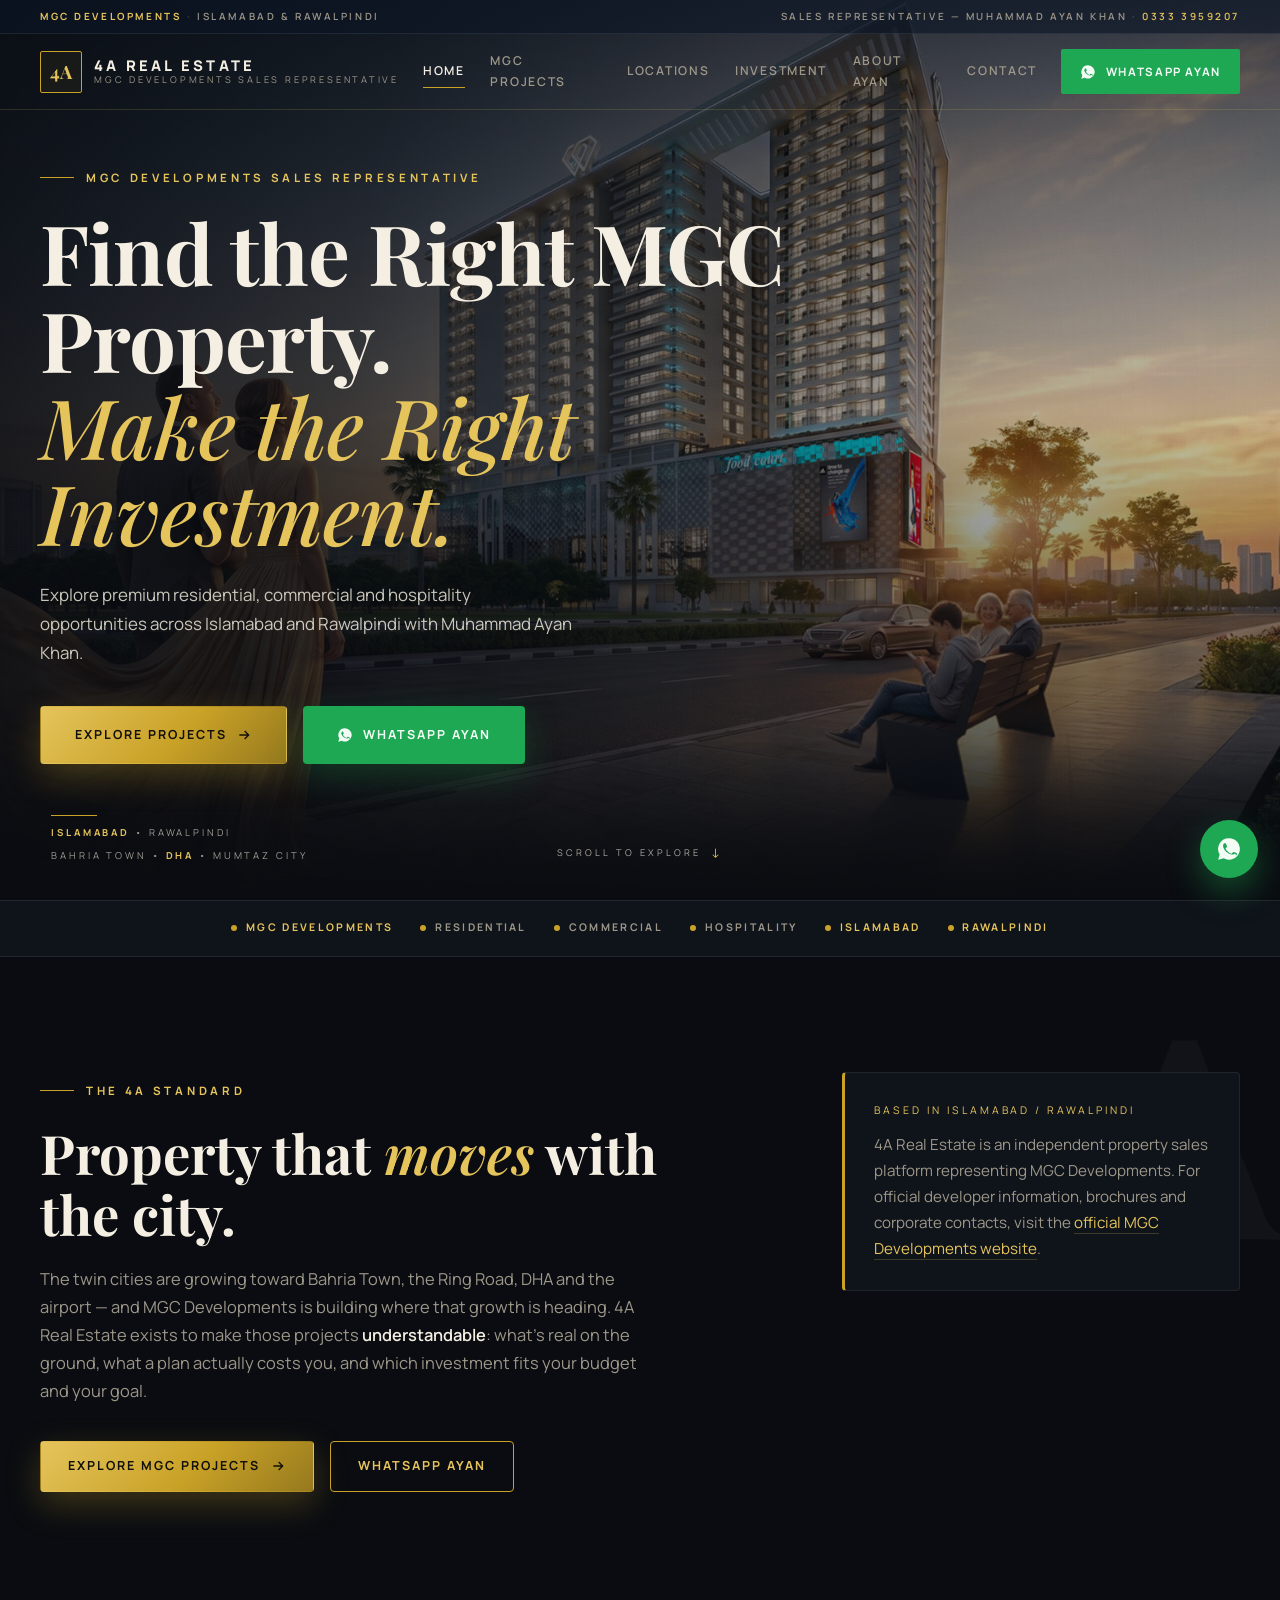
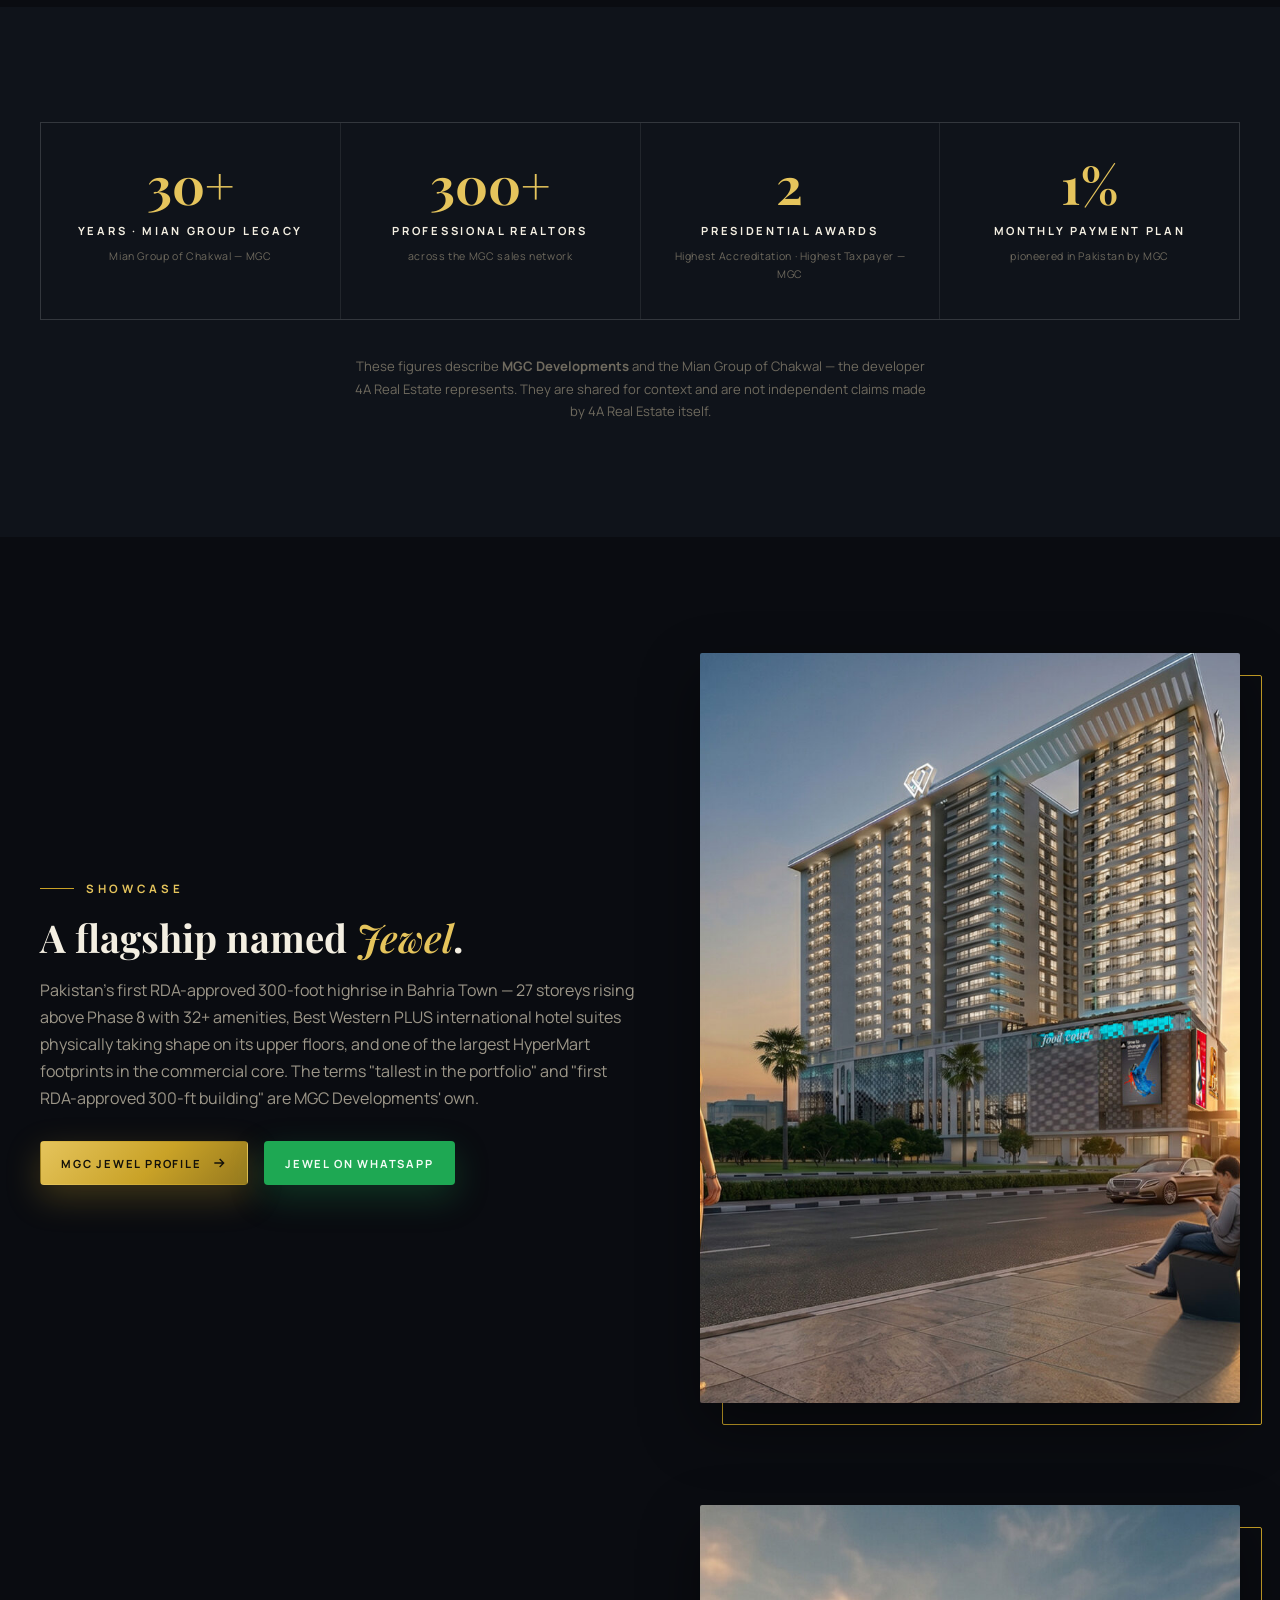
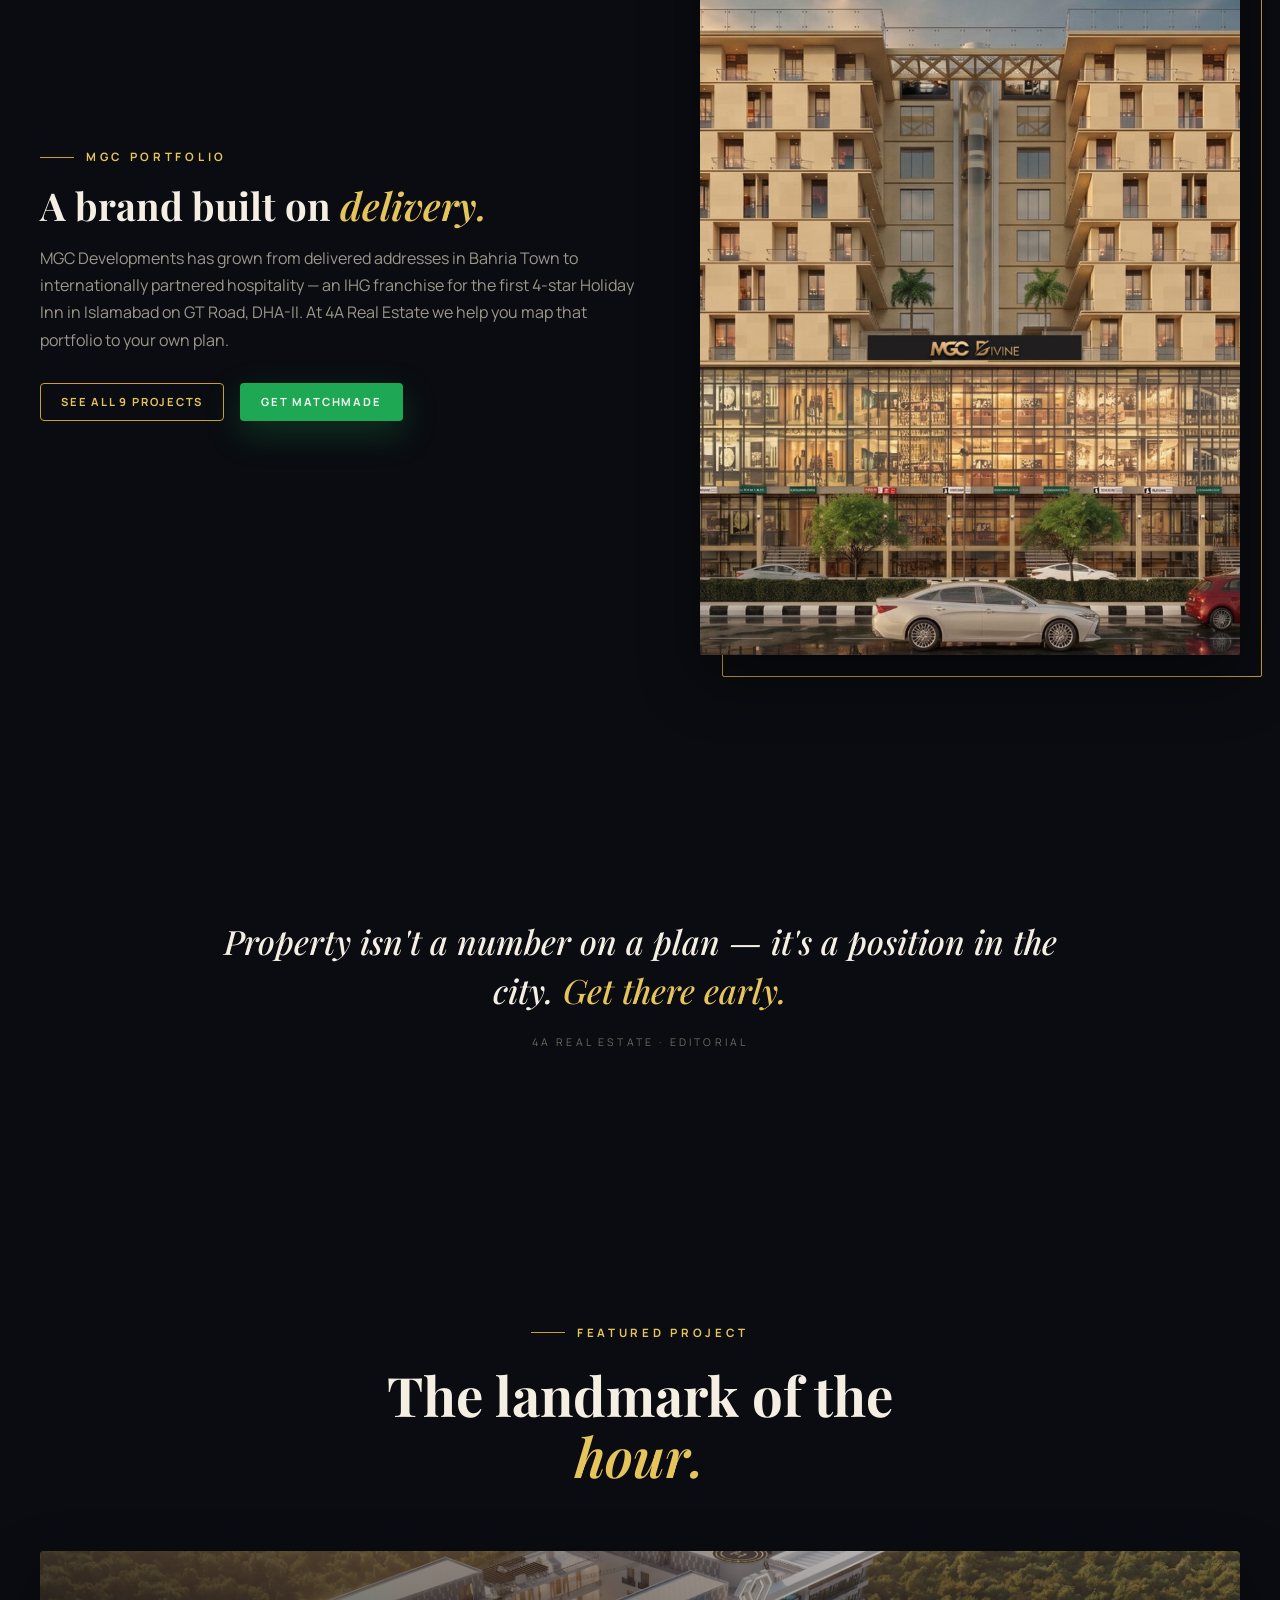
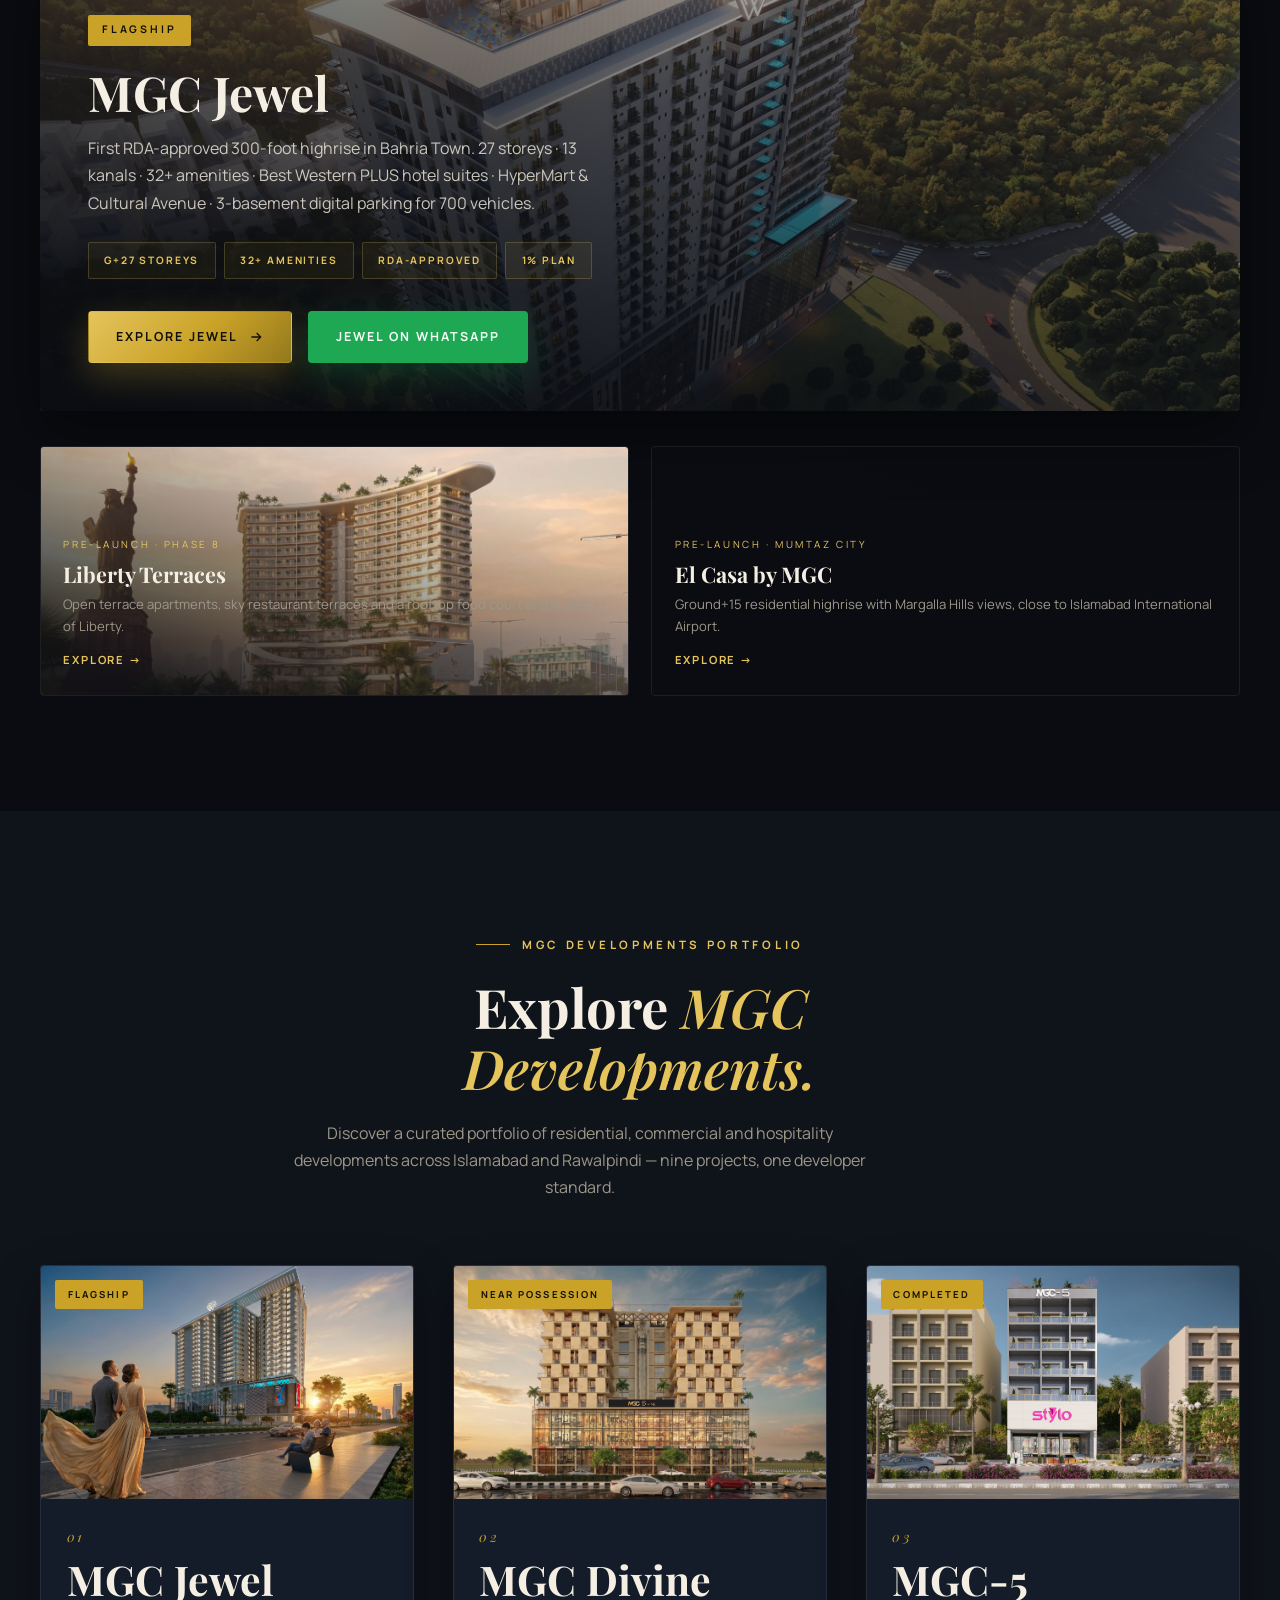
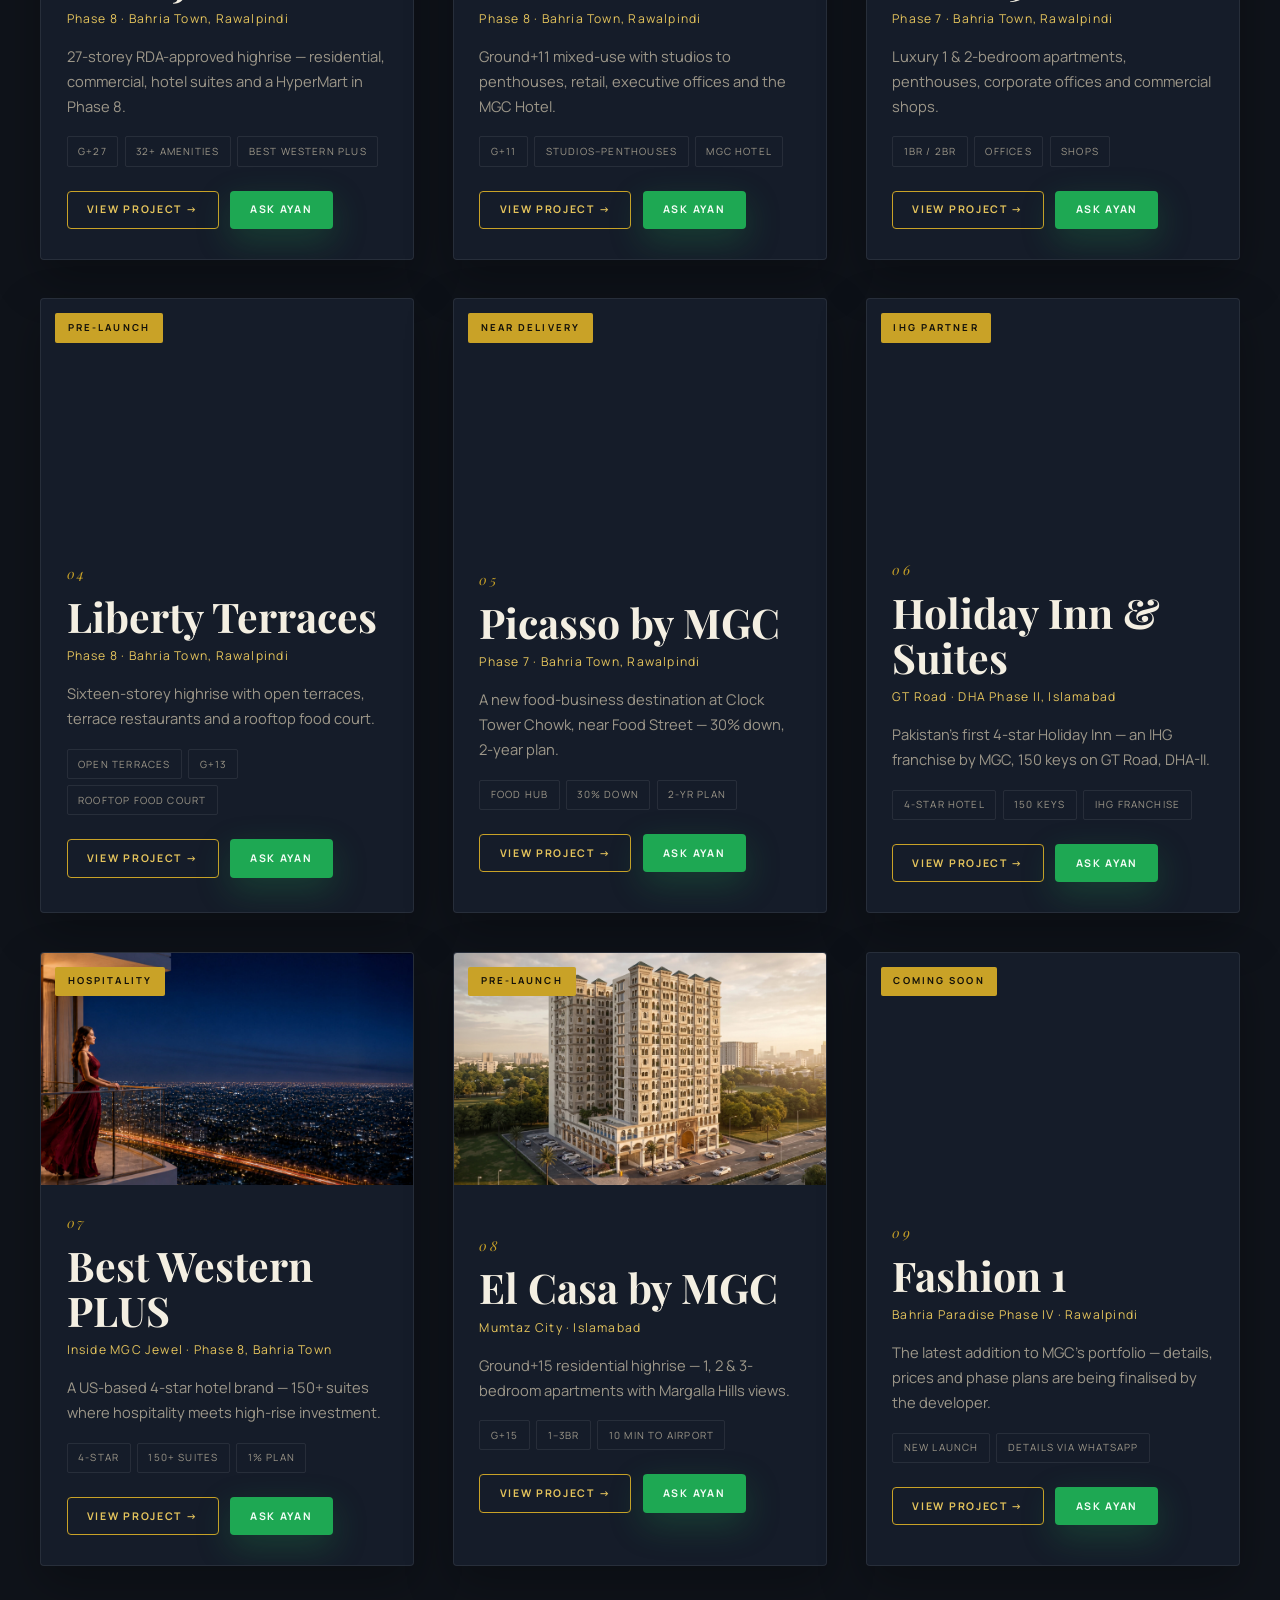
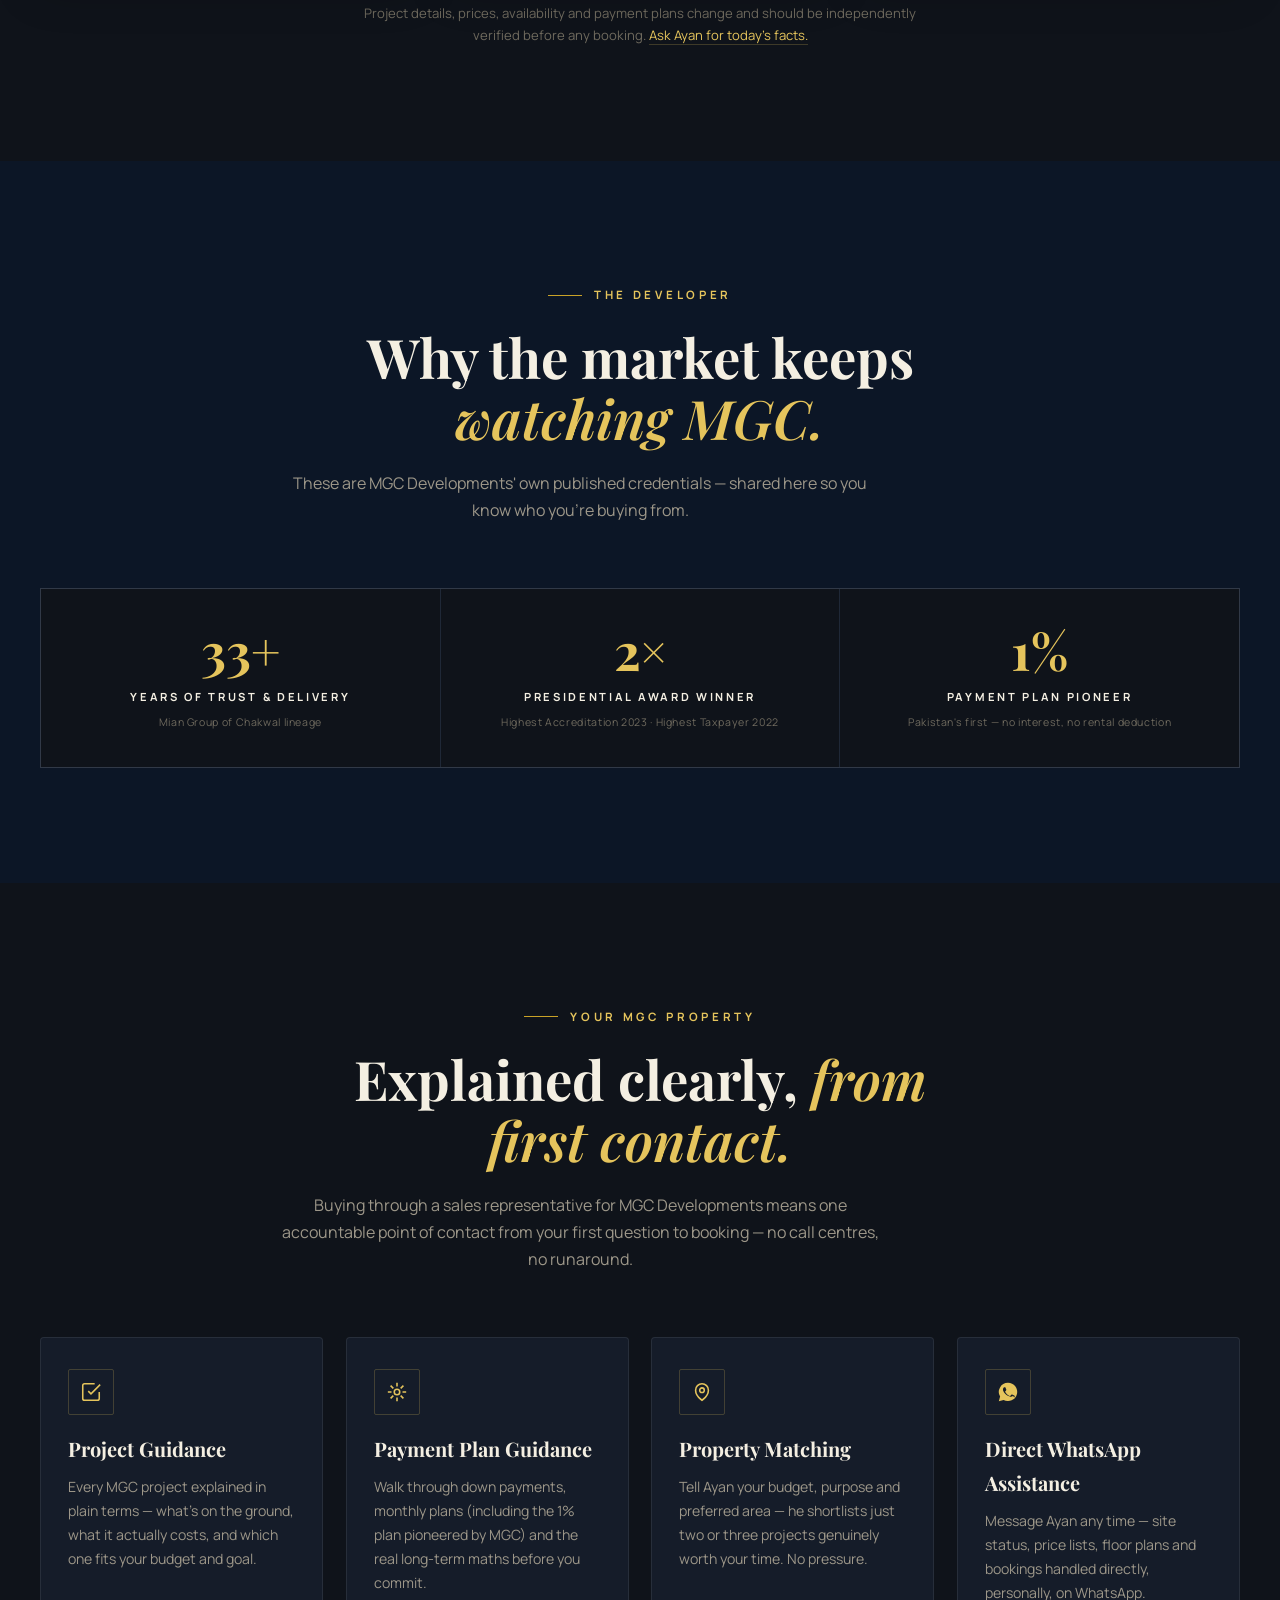
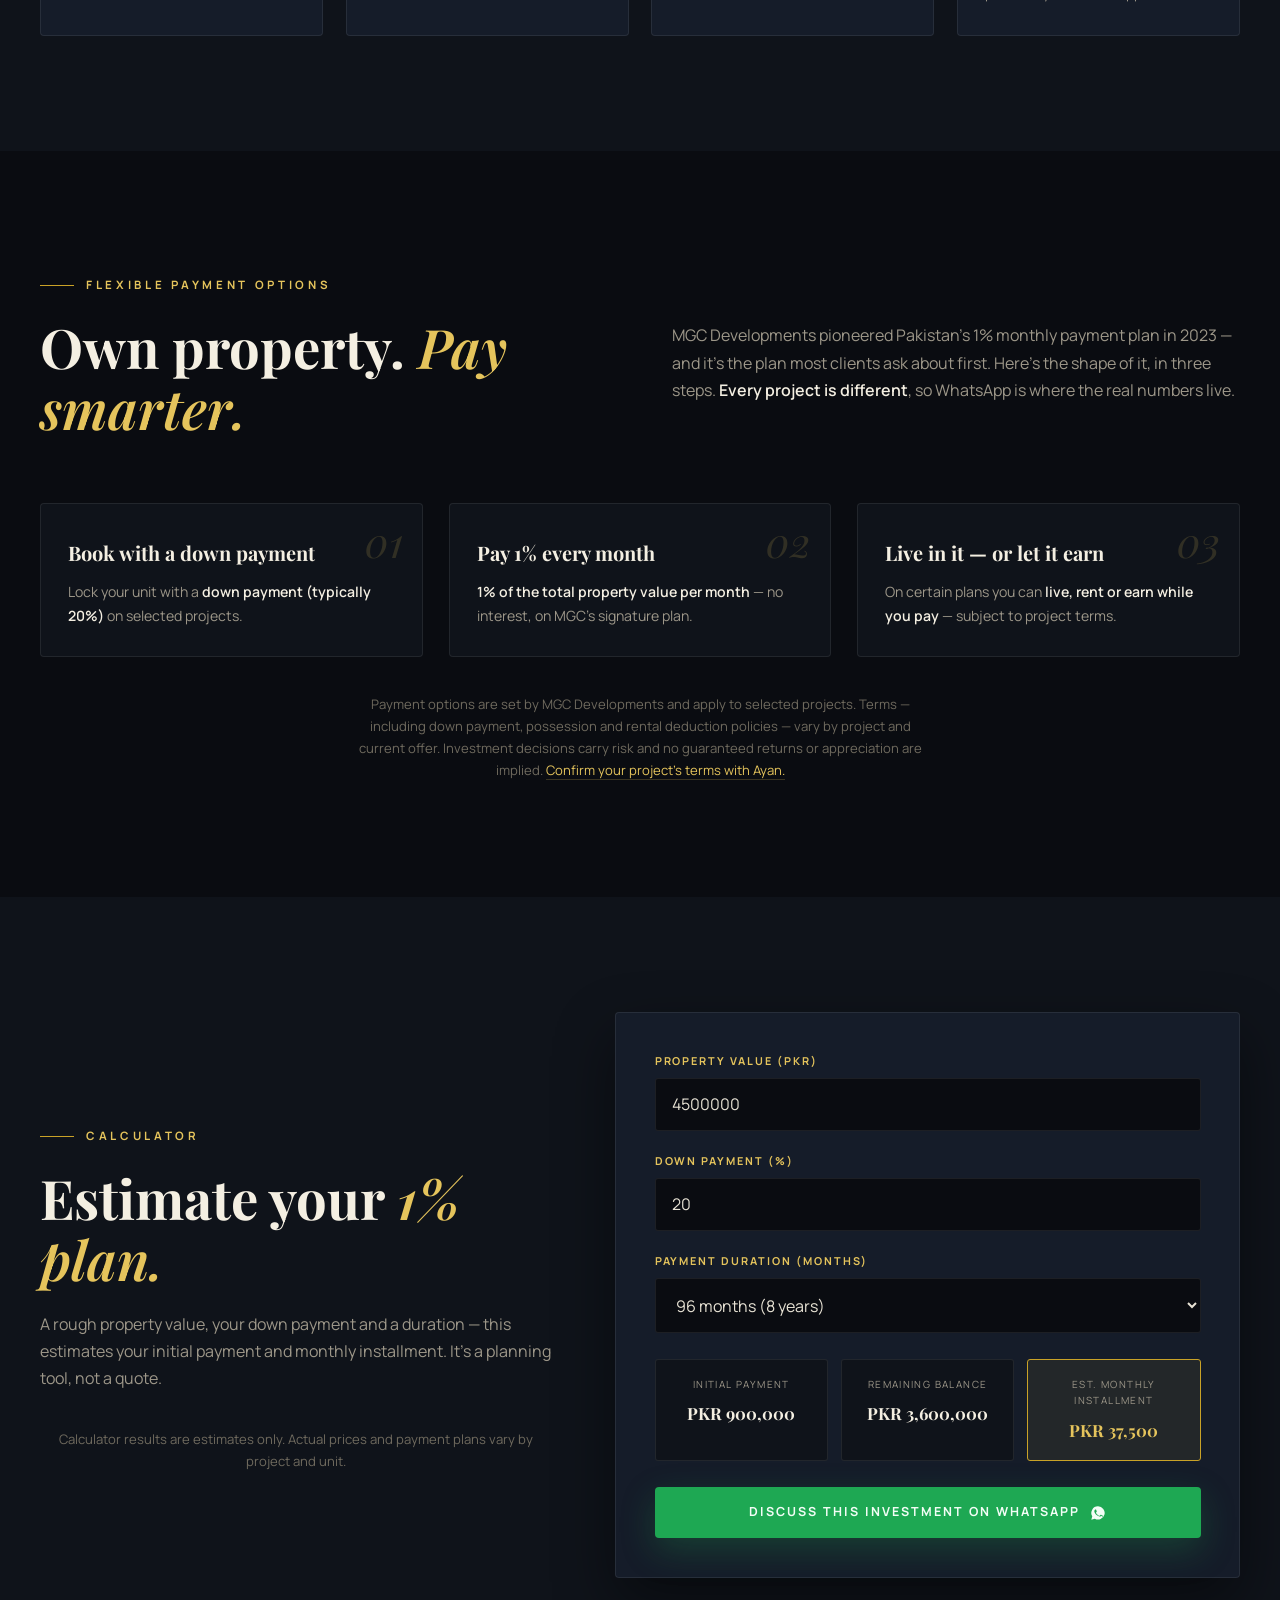
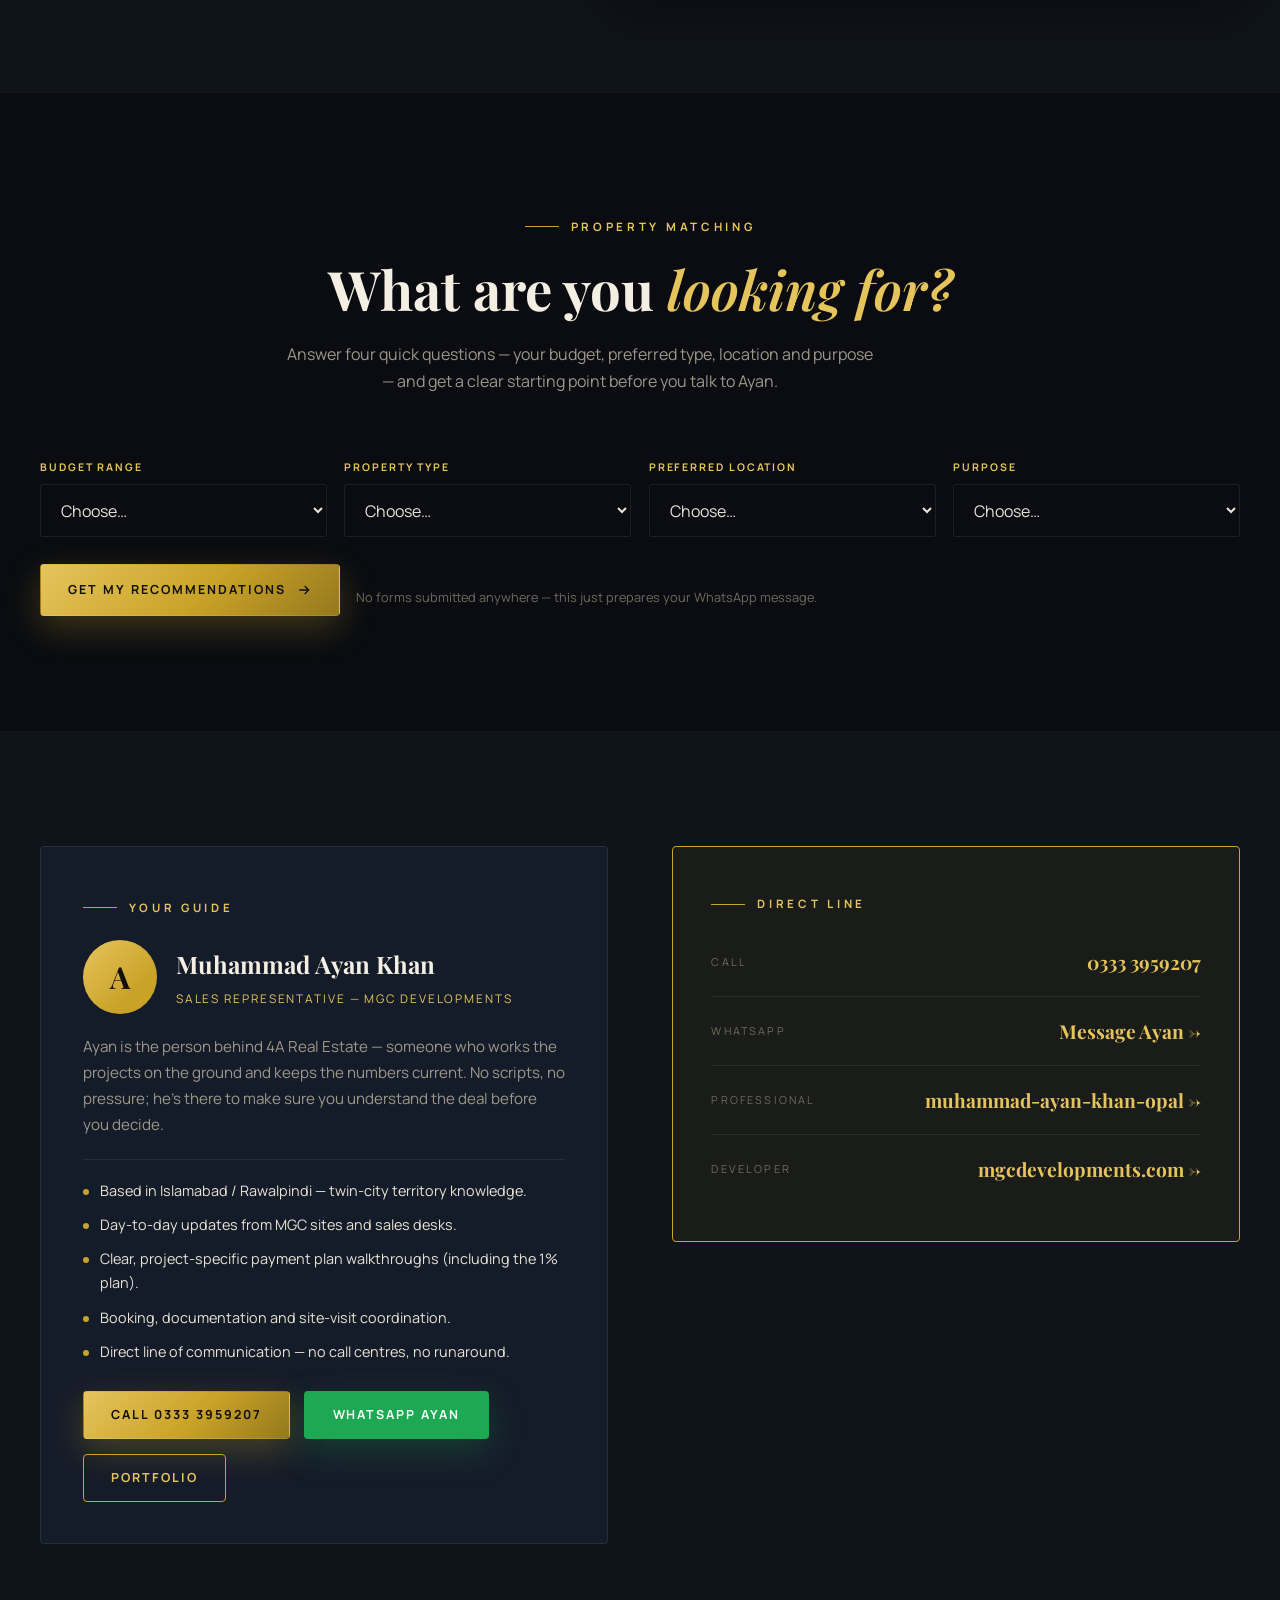
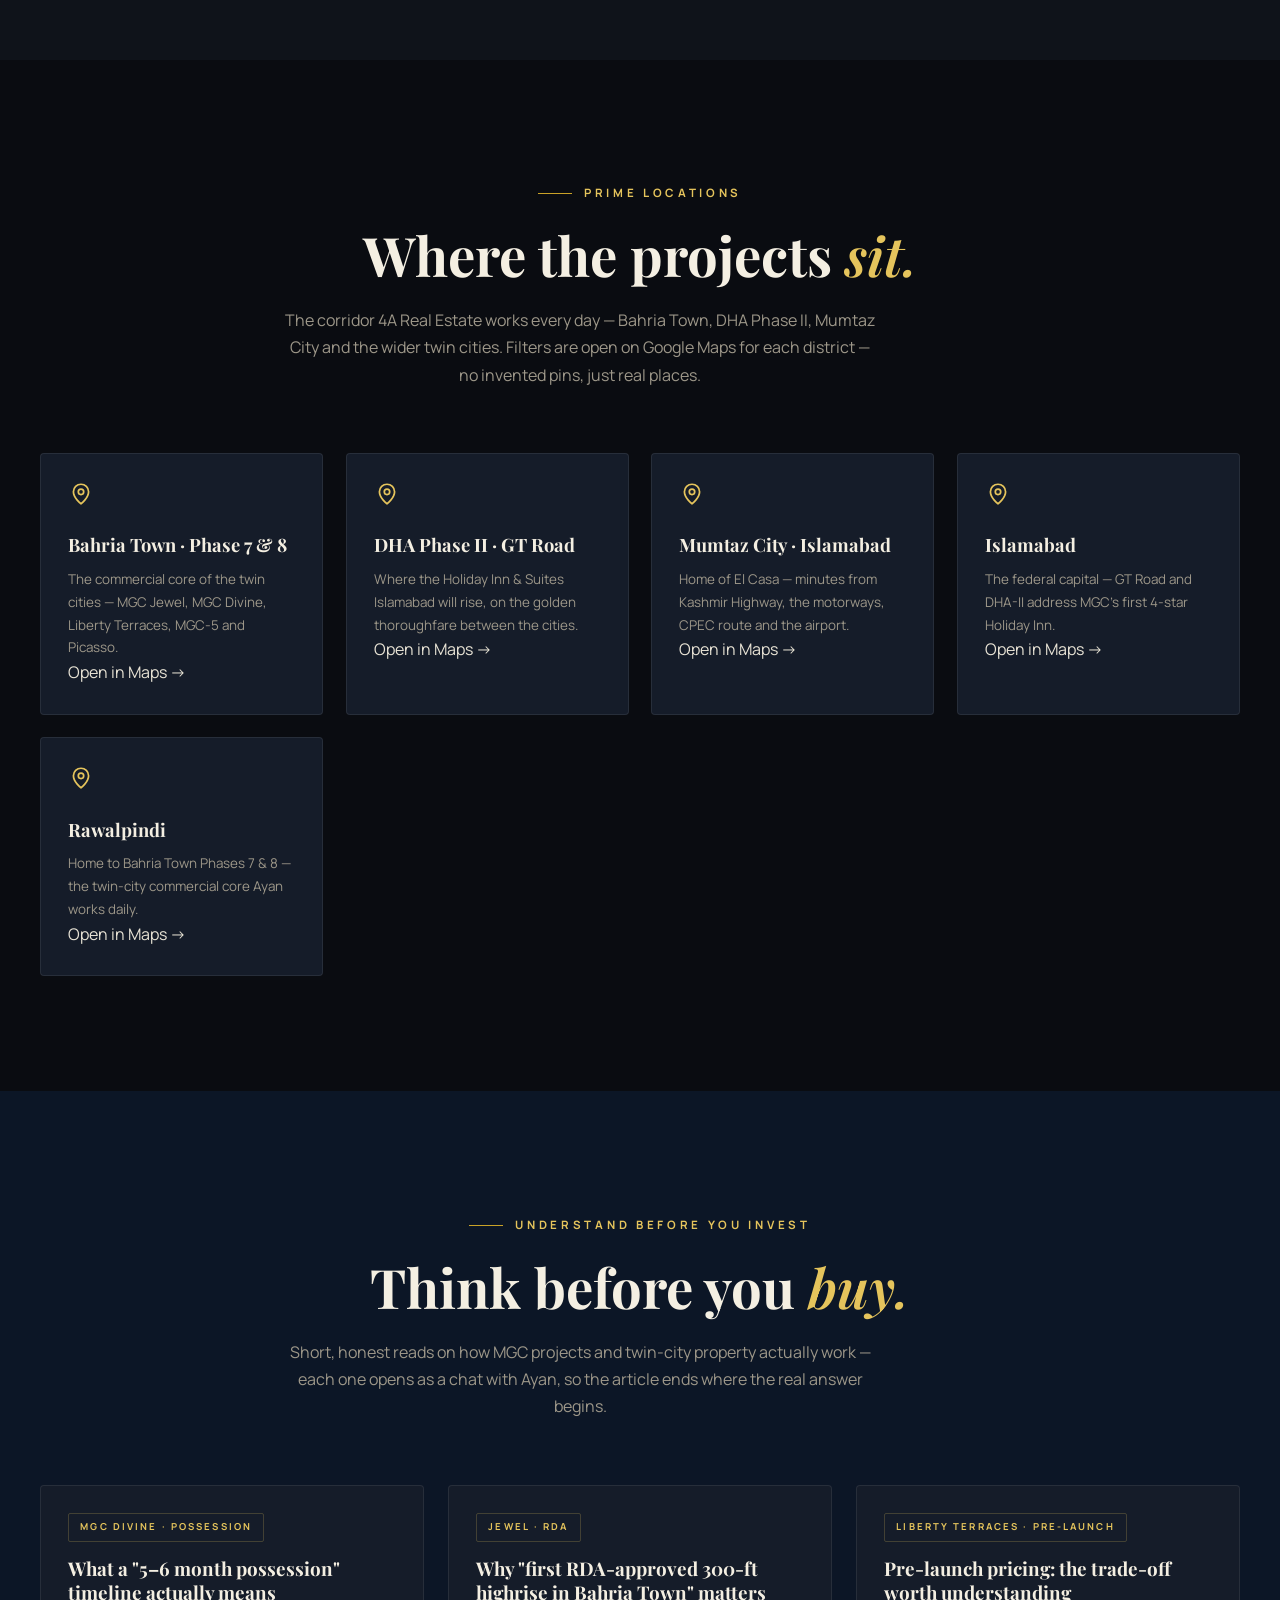
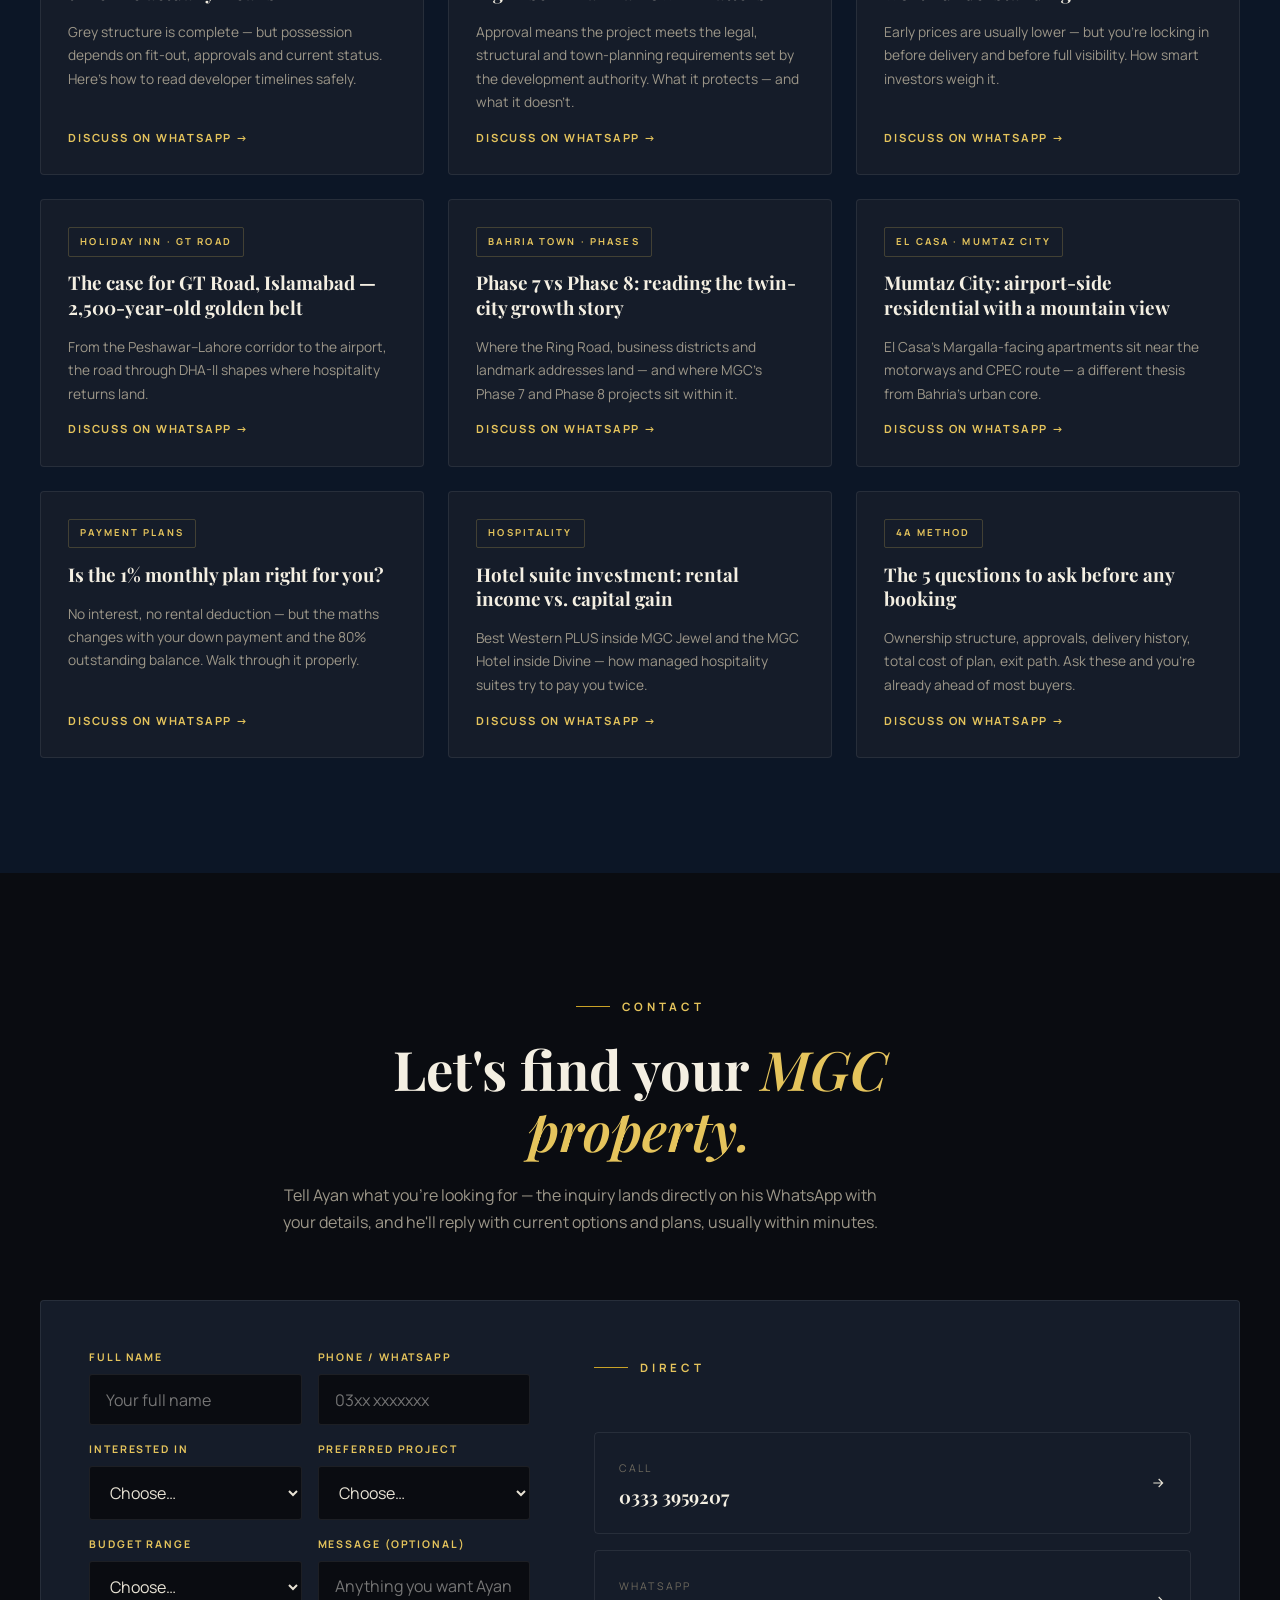
<file: index.html>
<!DOCTYPE html>
<html lang="en">
<head>
    <meta charset="UTF-8">
    <meta name="viewport" content="width=device-width, initial-scale=1.0">

    <!-- [3] SEO title -->
    <title>MGC Developments Sales Representative | 4A Real Estate Islamabad/Rawalpindi</title>

    <!-- [1] Meta description -->
    <meta name="description" content="Muhammad Ayan Khan, Sales Representative for MGC Developments — MGC projects across Bahria Town Phase 7 &amp; 8, DHA Phase II and Mumtaz City. Residential, commercial and hospitality investments. WhatsApp 0333 3959207.">
    <meta name="keywords" content="MGC Developments sales representative, MGC Jewel, MGC Divine, Liberty Terraces, El Casa, MGC 5, Picasso by MGC, Holiday Inn Islamabad, Best Western Plus, property investment Islamabad, apartments Bahria Town, Bahria Town Phase 8, DHA Phase 2 property, Mumtaz City apartments, 1% payment plan Pakistan">
    <meta name="author" content="Muhammad Ayan Khan - 4A Real Estate">
    <meta name="robots" content="index, follow">

    <!-- [2] Crawler hint -->
    <link rel="sitemap" href="sitemap.xml">

    <!-- [39] Canonical -->
    <link rel="canonical" href="https://4a-real-estate.vercel.app/">

    <!-- [6] Social meta chips -->
    <meta property="og:title" content="MGC Developments Sales Representative | 4A Real Estate">
    <meta property="og:description" content="Representing MGC Developments across Islamabad &amp; Rawalpindi — residential, commercial and hospitality investments with accessible payment plans. WhatsApp Ayan on 0333 3959207.">
    <meta property="og:type" content="website">
    <meta property="og:url" content="https://4a-real-estate.vercel.app/">
    <meta property="og:image" content="https://4a-real-estate.vercel.app/images/mgc/jewel/hero.jpg">
    <meta property="og:site_name" content="4A Real Estate">
    <meta name="twitter:card" content="summary_large_image">
    <meta name="twitter:title" content="4A Real Estate — Islamabad / Rawalpindi">
    <meta name="twitter:description" content="Premium MGC investments, explained simply.">

    <!-- Favicon -->
    <link rel="icon" href="data:image/svg+xml,%3Csvg xmlns='http://www.w3.org/2000/svg' viewBox='0 0 64 64'%3E%3Crect width='64' height='64' rx='12' fill='%230a0c11'/%3E%3Crect x='3' y='3' width='58' height='58' rx='10' fill='none' stroke='%23c9a227' stroke-width='2'/%3E%3Ctext x='32' y='43' font-family='Georgia,serif' font-size='26' font-weight='bold' fill='%23e5c45c' text-anchor='middle'%3E4A%3C/text%3E%3C/svg%3E">

    <!-- [4][5] Fonts — preconnect + swap -->
    <link rel="preconnect" href="https://fonts.googleapis.com">
    <link rel="preconnect" href="https://fonts.gstatic.com" crossorigin>
    <link href="https://fonts.googleapis.com/css2?family=Playfair+Display:ital,wght@0,500;0,600;0,700;0,800;1,500;1,600&family=Manrope:wght@400;500;600;700;800&display=swap" rel="stylesheet">

    <!-- [7] Performance: preload hero, lazy below-fold -->
    <link rel="preload" as="image" href="images/mgc/jewel/hero.jpg" fetchpriority="high">

    <!-- [8] Schema.org: RealEstateAgent -->
    <script type="application/ld+json">
    {
      "@context": "https://schema.org",
      "@type": "RealEstateAgent",
      "name": "4A Real Estate",
      "description": "Property sales and consultation platform helping clients explore MGC Developments residential, commercial and hospitality investment opportunities in Islamabad and Rawalpindi.",
      "url": "https://4a-real-estate.vercel.app",
      "telephone": "+923333959207",
      "address": {
        "@type": "PostalAddress",
        "addressLocality": "Islamabad",
        "addressCountry": "PK"
      },
      "areaServed": ["Islamabad", "Rawalpindi"],
      "contactPoint": {
        "@type": "ContactPoint",
        "contactType": "Sales",
        "telephone": "+923333959207",
        "availableLanguage": ["English", "Urdu"]
      },
      "employee": {
        "@type": "Person",
        "name": "Muhammad Ayan Khan",
        "jobTitle": "Sales Representative — MGC Developments"
      }
    }
    </script>

    <!-- Schema.org: Organization -->
    <script type="application/ld+json">
    {
      "@context": "https://schema.org",
      "@type": "Organization",
      "name": "4A Real Estate",
      "url": "https://4a-real-estate.vercel.app",
      "telephone": "+923333959207",
      "areaServed": ["Islamabad", "Rawalpindi"]
    }
    </script>

    <!-- Schema.org: Person -->
    <script type="application/ld+json">
    {
      "@context": "https://schema.org",
      "@type": "Person",
      "name": "Muhammad Ayan Khan",
      "jobTitle": "Sales Representative - MGC Developments",
      "worksFor": { "@type": "Organization", "name": "4A Real Estate" },
      "url": "https://muhammad-ayan-khan-opal.vercel.app/",
      "telephone": "+923333959207",
      "knowsAbout": ["Real Estate Investment", "Property Sales", "Islamabad Real Estate", "Rawalpindi Real Estate"]
    }
    </script>

    <!-- Schema.org: FAQPage -->
    <script type="application/ld+json">
    {
      "@context": "https://schema.org",
      "@type": "FAQPage",
      "mainEntity": [
        {
          "@type": "Question",
          "name": "Where are the MGC projects located?",
          "acceptedAnswer": {
            "@type": "Answer",
            "text": "MGC Developments projects are located across Islamabad and Rawalpindi — including Bahria Town Phase 8 (MGC Jewel, MGC Divine, Liberty Terraces), Phase 7 (Picasso by MGC, MGC-5), Main GT Road DHA-II (Holiday Inn &amp; Suites) and Mumtaz City (El Casa by MGC). Contact 4A Real Estate for current availability."
          }
        },
        {
          "@type": "Question",
          "name": "How can I get the latest prices and payment plans?",
          "acceptedAnswer": {
            "@type": "Answer",
            "text": "Message Muhammad Ayan Khan on WhatsApp at 0333 3959207 for the latest prices, availability and current payment plan details for any project."
          }
        },
        {
          "@type": "Question",
          "name": "How does the 1% payment plan work?",
          "acceptedAnswer": {
            "@type": "Answer",
            "text": "MGC Developments pioneered the 1% monthly payment plan in Pakistan. Selected projects are booked with a down payment (such as 20%) and the balance is paid at 1% of the total property value per month — with no interest and no rental deduction on some plans. Exact terms vary by project and current offer; verify before booking."
          }
        },
        {
          "@type": "Question",
          "name": "Can I book a project visit?",
          "acceptedAnswer": {
            "@type": "Answer",
            "text": "Yes. Contact 4A Real Estate on WhatsApp at 0333 3959207 to schedule a consultation or project visit with direct assistance."
          }
        }
      ]
    }
    </script>

    <link rel="stylesheet" href="style.css">
</head>
<body>
    <!-- [1] Skip link -->
    <a class="skip-link" href="#main">Skip to content</a>

    <!-- [9][10] Header -->
    <header class="site-header">
        <div class="tb-topbar">
            <div class="container tb-inner">
                <span><strong>MGC Developments</strong><span class="tb-pipe"> · </span>Islamabad &amp; Rawalpindi</span>
                <span>Sales Representative — Muhammad Ayan Khan<span class="tb-pipe"> · </span><a href="tel:+923333959207">0333 3959207</a></span>
            </div>
        </div>
        <div class="container hdr">
            <a class="logo" href="#hero" aria-label="4A Real Estate — back to top">
                <span class="logo-mark">4A</span>
                <span class="logo-word">
                    <strong>4A REAL ESTATE</strong>
                    <small>MGC Developments Sales Representative</small>
                </span>
            </a>

            <nav class="nav-links" aria-label="Primary">
                <a href="#hero">Home</a>
                <a href="#projects" class="active">MGC Projects</a>
                <a href="#locations">Locations</a>
                <a href="#investment">Investment</a>
                <a href="#ayan">About Ayan</a>
                <a href="#contact">Contact</a>
            </nav>

            <a class="header-cta" href="#projects" aria-label="View MGC projects">
                View Projects
                <svg class="ico" viewBox="0 0 24 24" fill="none" stroke="currentColor" stroke-width="2" aria-hidden="true"><path d="M5 12h14M13 6l6 6-6 6"/></svg>
            </a>

            <a class="header-wa" href="https://wa.me/923333959207?text=Hello%20Muhammad%20Ayan%2C%20I%20found%204A%20Real%20Estate%20and%20I%27m%20interested%20in%20MGC%20Developments%20projects.%20Please%20share%20the%20available%20projects%20and%20current%20payment%20plans." target="_blank" rel="noopener" aria-label="WhatsApp Ayan">
                <svg viewBox="0 0 24 24" fill="currentColor" aria-hidden="true"><path d="M12 2a9.9 9.9 0 0 0-8.6 15L2 22l5.2-1.4A9.94 9.94 0 1 0 12 2zm5.3 14.1c-.2.5-1.2 1-1.7 1-.5 0-1 .2-3.3-.7-2.8-1.1-4.6-4-4.7-4.2-.1-.2-1.1-1.5-1.1-2.9s.7-2 .9-2.3c.2-.3.5-.3.7-.3h.5c.2 0 .4 0 .6.4l.9 2.2c.1.2.1.4 0 .6l-.4.6-.6.6c-.2.2-.4.4-.2.7.2.4.9 1.6 2 2.6 1.4 1.3 2.5 1.7 2.9 1.9.4.2.6.1.8-.1l1.1-1.3c.3-.3.5-.2.8-.1l2.2 1c.4.2.6.3.6.5 0 .2 0 .9-.3 1.6z"/></svg>
                <span class="wt-label">WhatsApp Ayan</span>
            </a>

            <button class="hamburger" id="hamburger" aria-label="Open navigation menu" aria-expanded="false" aria-controls="mobileNav">
                <span></span><span></span><span></span>
            </button>
        </div>
    </header>

    <!-- Mobile menu -->
    <nav class="mobile-nav" id="mobileNav" aria-label="Mobile">
        <a class="mnav-link" href="#hero">Home <em>✳</em></a>
        <a class="mnav-link" href="#projects">MGC Projects <em>✳</em></a>
        <a class="mnav-link" href="#locations">Locations <em>✳</em></a>
        <a class="mnav-link" href="#investment">Investment Guide <em>✳</em></a>
        <a class="mnav-link" href="#ayan">About Ayan <em>✳</em></a>
        <a class="mnav-link" href="#contact">Contact <em>✳</em></a>
        <div class="mnav-cta">
            <p class="mnav-hint">Looking for an MGC property?<br><strong>Speak directly with Ayan.</strong></p>
            <a class="btn btn-whatsapp btn-block" href="https://wa.me/923333959207?text=Hello%20Muhammad%20Ayan%2C%20I%20found%204A%20Real%20Estate%20and%20I%27m%20interested%20in%20MGC%20Developments%20projects.%20Please%20share%20the%20available%20projects%20and%20current%20payment%20plans." target="_blank" rel="noopener">WhatsApp Ayan</a>
            <a class="btn btn-gold btn-block" href="tel:+923333959207">Call 0333 3959207</a>
        </div>
    </nav>

    <main id="main">

        <!-- [11] Hero — MGC Developments showcase video -->
        <section id="hero" class="hero" aria-label="Welcome to 4A Real Estate — MGC Developments portfolio">
            <div class="hero-media" aria-hidden="true">
                <video class="hero-video" autoplay muted loop playsinline preload="metadata" poster="images/mgc/jewel/hero.jpg" data-poster-mobile="images/mgc/liberty/hero.jpg" tabindex="-1">
                    <source src="https://mgcdevelopments.com/wp-content/uploads/2026/05/YTDown_YouTube_Media_MMTDuTYkbck_002_720p.mp4" type="video/mp4">
                </video>
            </div>

            <div class="hero-overlay" aria-hidden="true"></div>

            <div class="container hero-inner">
                <div class="hero-content">
                    <span class="eyebrow">MGC Developments Sales Representative</span>
                    <h1>Find the Right MGC Property. <em>Make the Right Investment.</em></h1>
                    <p class="hero-sub">Explore premium residential, commercial and hospitality opportunities across Islamabad and Rawalpindi with Muhammad Ayan Khan.</p>
                    <div class="hero-actions">
                        <a class="btn btn-gold btn-lg" href="#projects">Explore Projects
                            <svg class="ico" viewBox="0 0 24 24" fill="none" stroke="currentColor" stroke-width="2" aria-hidden="true"><path d="M5 12h14M13 6l6 6-6 6"/></svg>
                        </a>
                        <a class="btn btn-whatsapp btn-lg" href="https://wa.me/923333959207?text=Hello%20Muhammad%20Ayan%2C%20I%20found%204A%20Real%20Estate%20and%20I%27m%20interested%20in%20MGC%20Developments%20projects.%20Please%20share%20the%20available%20projects%20and%20current%20payment%20plans." target="_blank" rel="noopener">
                            <svg class="ico" viewBox="0 0 24 24" fill="currentColor" aria-hidden="true"><path d="M12 2a9.9 9.9 0 0 0-8.6 15L2 22l5.2-1.4A9.94 9.94 0 1 0 12 2zm5.3 14.1c-.2.5-1.2 1-1.7 1-.5 0-1 .2-3.3-.7-2.8-1.1-4.6-4-4.7-4.2-.1-.2-1.1-1.5-1.1-2.9s.7-2 .9-2.3c.2-.3.5-.3.7-.3h.5c.2 0 .4 0 .6.4l.9 2.2c.1.2.1.4 0 .6l-.4.6-.6.6c-.2.2-.4.4-.2.7.2.4.9 1.6 2 2.6 1.4 1.3 2.5 1.7 2.9 1.9.4.2.6.1.8-.1l1.1-1.3c.3-.3.5-.2.8-.1l2.2 1c.4.2.6.3.6.5 0 .2 0 .9-.3 1.6z"/></svg>
                            WhatsApp Ayan
                        </a>
                    </div>
                </div>
            </div>

            <div class="hero-locs" aria-hidden="true">
                <span class="hl-line"><b>ISLAMABAD</b> • RAWALPINDI</span>
                <span class="hl-line">BAHRIA TOWN • <b>DHA</b> • MUMTAZ CITY</span>
            </div>

            <a class="hero-scroll" href="#projects">Scroll to Explore <span class="hs-arrow" aria-hidden="true">↓</span></a>
        </section>

        <!-- Trust strip -->
        <section class="trust-strip" aria-label="What 4A Real Estate works with">
            <div class="container trust-row">
                <span class="trust-chip"><strong>MGC Developments</strong></span>
                <span class="trust-chip">Residential</span>
                <span class="trust-chip">Commercial</span>
                <span class="trust-chip">Hospitality</span>
                <span class="trust-chip"><strong>Islamabad</strong></span>
                <span class="trust-chip"><strong>Rawalpindi</strong></span>
            </div>
        </section>

        <!-- [12][13][15] Intro -->
        <section id="intro" class="section intro">
            <div class="container">
                <div class="intro-grid">
                    <div>
                        <span class="eyebrow">The 4A Standard</span>
                        <h2 class="section-title">Property that <em>moves</em> with the city.</h2>
                        <p class="lead">The twin cities are growing toward Bahria Town, the Ring Road, DHA and the airport — and MGC Developments is building where that growth is heading. 4A Real Estate exists to make those projects <strong>understandable</strong>: what's real on the ground, what a plan actually costs you, and which investment fits your budget and your goal.</p>
                        <div class="intro-links">
                            <a class="btn btn-gold" href="#projects">Explore MGC Projects
                                <svg class="ico" viewBox="0 0 24 24" fill="none" stroke="currentColor" stroke-width="2" aria-hidden="true"><path d="M5 12h14M13 6l6 6-6 6"/></svg>
                            </a>
                            <a class="btn btn-outline" href="https://wa.me/923333959207?text=Hello%20Muhammad%20Ayan%2C%20I%20found%204A%20Real%20Estate%20and%20I%27m%20interested%20in%20MGC%20Developments%20projects.%20Please%20share%20the%20available%20projects%20and%20current%20payment%20plans." target="_blank" rel="noopener">WhatsApp Ayan</a>
                        </div>
                    </div>

                    <aside class="author-card reveal">
                        <div class="ac-label">Based in Islamabad / Rawalpindi</div>
                        <p>4A Real Estate is an independent property sales platform representing MGC Developments. For official developer information, brochures and corporate contacts, visit the <a class="link" href="https://mgcdevelopments.com/" target="_blank" rel="noopener">official MGC Developments website</a>.</p>
                    </aside>
                </div>
            </div>
        </section>

        <!-- [14][20] Stats -->
        <section class="section stats" aria-label="Key facts">
            <div class="container">
                <div class="stats-grid">
                    <div class="stat-cell reveal" style="--d:.05s">
                        <div class="stat-num" data-count="30" data-suffix="+">30+</div>
                        <div class="stat-cap">Years · Mian Group Legacy</div>
                        <div class="stat-note">Mian Group of Chakwal — MGC</div>
                    </div>
                    <div class="stat-cell reveal" style="--d:.12s">
                        <div class="stat-num" data-count="300" data-suffix="+">300+</div>
                        <div class="stat-cap">Professional Realtors</div>
                        <div class="stat-note">across the MGC sales network</div>
                    </div>
                    <div class="stat-cell reveal" style="--d:.19s">
                        <div class="stat-num" data-count="2">2</div>
                        <div class="stat-cap">Presidential Awards</div>
                        <div class="stat-note">Highest Accreditation · Highest Taxpayer — MGC</div>
                    </div>
                    <div class="stat-cell reveal" style="--d:.26s">
                        <div class="stat-num">1%</div>
                        <div class="stat-cap">Monthly Payment Plan</div>
                        <div class="stat-note">pioneered in Pakistan by MGC</div>
                    </div>
                </div>
                <p class="center-note">These figures describe <strong>MGC Developments</strong> and the Mian Group of Chakwal — the developer 4A Real Estate represents. They are shared for context and are not independent claims made by 4A Real Estate itself.</p>
            </div>
        </section>

        <!-- [16] Showcase -->
        <section class="section showcase" aria-label="Showcase">
            <div class="container">
                <div class="show-row">
                    <div class="show-copy reveal">
                        <span class="eyebrow">Showcase</span>
                        <h3>A flagship named <em>Jewel</em>.</h3>
                        <p>Pakistan's first RDA-approved 300-foot highrise in Bahria Town — 27 storeys rising above Phase 8 with 32+ amenities, Best Western PLUS international hotel suites physically taking shape on its upper floors, and one of the largest HyperMart footprints in the commercial core. The terms "tallest in the portfolio" and "first RDA-approved 300-ft building" are MGC Developments' own.</p>
                        <div class="show-cta">
                            <a class="btn btn-gold btn-sm" href="projects/mgc-jewel.html">MGC Jewel Profile
                                <svg class="ico" viewBox="0 0 24 24" fill="none" stroke="currentColor" stroke-width="2" aria-hidden="true"><path d="M5 12h14M13 6l6 6-6 6"/></svg>
                            </a>
                            <a class="btn btn-whatsapp btn-sm" href="https://wa.me/923333959207?text=Hello%20Ayan%2C%20I%20found%20MGC%20Jewel%20on%20the%204A%20Real%20Estate%20website.%20Please%20share%20the%20latest%20availability%2C%20price%2C%20and%201%25%20payment%20plan%20details." target="_blank" rel="noopener">Jewel on WhatsApp</a>
                        </div>
                    </div>
                    <div class="show-img reveal">
                        <figure>
                            <img src="images/mgc/jewel/hero.jpg" alt="3D render of MGC Jewel highrise tower in Bahria Town Phase 8" width="1200" height="750" loading="lazy" decoding="async">
                        </figure>
                    </div>
                </div>

                <div class="show-row rev">
                    <div class="show-copy reveal">
                        <span class="eyebrow">MGC Portfolio</span>
                        <h3>A brand built on <em>delivery.</em></h3>
                        <p>MGC Developments has grown from delivered addresses in Bahria Town to internationally partnered hospitality — an IHG franchise for the first 4-star Holiday Inn in Islamabad on GT Road, DHA-II. At 4A Real Estate we help you map that portfolio to your own plan.</p>
                        <div class="show-cta">
                            <a class="btn btn-outline btn-sm" href="#projects">See All 9 Projects</a>
                            <a class="btn btn-whatsapp btn-sm" href="https://wa.me/923333959207?text=Hello%20Muhammad%20Ayan%2C%20please%20help%20me%20choose%20the%20right%20MGC%20project%20for%20my%20budget." target="_blank" rel="noopener">Get Matchmade</a>
                        </div>
                    </div>
                    <div class="show-img reveal">
                        <figure>
                            <img src="images/mgc/divine/hero.jpg" alt="MGC Divine mixed-use building render in Bahria Town Phase 8" width="1200" height="750" loading="lazy" decoding="async">
                        </figure>
                    </div>
                </div>
            </div>
        </section>

        <!-- [17] Quote separator -->
        <section class="section" aria-label="Editorial note">
            <div class="quote-line">
                <blockquote>Property isn't a number on a plan — it's a position in the city. <em>Get there early.</em></blockquote>
                <div class="q-meta">4A Real Estate · Editorial</div>
            </div>
        </section>

        <!-- [18] Featured -->
        <section class="section" aria-label="Featured project">
            <div class="container">
                <div class="section-head center reveal">
                    <span class="eyebrow">Featured Project</span>
                    <h2 class="section-title">The landmark of the <em>hour.</em></h2>
                </div>

                <article class="featured-card reveal">
                    <div class="fc-img">
                        <img src="images/mgc/jewel/exterior.jpg" alt="Exterior render of MGC Jewel, a 27-storey highrise in Bahria Town Phase 8" width="1600" height="1000" loading="lazy" decoding="async">
                    </div>
                    <div class="fc-body">
                        <span class="fc-tag">Flagship</span>
                        <h3>MGC Jewel</h3>
                        <p class="fc-desc">First RDA-approved 300-foot highrise in Bahria Town. 27 storeys · 13 kanals · 32+ amenities · Best Western PLUS hotel suites · HyperMart &amp; Cultural Avenue · 3-basement digital parking for 700 vehicles.</p>
                        <div class="fc-facts">
                            <span class="fc-fact">G+27 Storeys</span>
                            <span class="fc-fact">32+ Amenities</span>
                            <span class="fc-fact">RDA-Approved</span>
                            <span class="fc-fact">1% Plan</span>
                        </div>
                        <div class="featured-cta">
                            <a class="btn btn-gold" href="projects/mgc-jewel.html">Explore Jewel
                                <svg class="ico" viewBox="0 0 24 24" fill="none" stroke="currentColor" stroke-width="2" aria-hidden="true"><path d="M5 12h14M13 6l6 6-6 6"/></svg>
                            </a>
                            <a class="btn btn-whatsapp" href="https://wa.me/923333959207?text=Hello%20Ayan%2C%20I%20found%20MGC%20Jewel%20on%20the%204A%20Real%20Estate%20website.%20Please%20share%20the%20latest%20availability%2C%20price%2C%20and%201%25%20payment%20plan%20details." target="_blank" rel="noopener">Jewel on WhatsApp</a>
                        </div>
                    </div>
                </article>

                <div class="secondary-projects">
                    <a class="sec-proj reveal" href="projects/liberty-terraces.html">
                        <img src="images/mgc/liberty/hero.jpg" alt="Liberty Terraces highrise render opposite the Statue of Liberty, Phase 8 Bahria Town" width="1000" height="700" loading="lazy" decoding="async">
                        <span class="sp-body">
                            <span class="sp-tag">Pre-Launch · Phase 8</span>
                            <h4>Liberty Terraces</h4>
                            <p>Open terrace apartments, sky restaurant terraces and a rooftop food court at the Statue of Liberty.</p>
                            <span class="sp-link">Explore →</span>
                        </span>
                    </a>
                    <a class="sec-proj reveal" href="projects/el-casa.html" style="--d:.1s">
                        <img src="images/mgc/el-casa/hero.jpg" alt="El Casa by MGC highrise render in Mumtaz City with Margalla Hills views" width="1000" height="700" loading="lazy" decoding="async">
                        <span class="sp-body">
                            <span class="sp-tag">Pre-Launch · Mumtaz City</span>
                            <h4>El Casa by MGC</h4>
                            <p>Ground+15 residential highrise with Margalla Hills views, close to Islamabad International Airport.</p>
                            <span class="sp-link">Explore →</span>
                        </span>
                    </a>
                </div>
            </div>
        </section>

        <!-- [19] Portfolio — the 9 -->
        <section id="projects" class="section on-dark" aria-label="MGC project portfolio">
            <div class="container">
                <div class="section-head center reveal">
                    <span class="eyebrow">MGC Developments Portfolio</span>
                    <h2 class="section-title">Explore <em>MGC Developments.</em></h2>
                    <p class="lead">Discover a curated portfolio of residential, commercial and hospitality developments across Islamabad and Rawalpindi — nine projects, one developer standard.</p>
                </div>

                <div class="projects-grid">
                    <!-- Jewel -->
                    <article class="proj-card reveal">
                        <div class="pc-img">
                            <span class="pc-status">Flagship</span>
                            <img src="images/mgc/jewel/hero.jpg" alt="MGC Jewel tower render in Bahria Town Phase 8" width="800" height="450" loading="lazy" decoding="async">
                            <a class="pc-zoom" href="projects/mgc-jewel.html">View Project →</a>
                        </div>
                        <div class="pc-body">
                            <h3>MGC Jewel</h3>
                            <div class="pc-loc">Phase 8 · Bahria Town, Rawalpindi</div>
                            <p class="pc-desc">27-storey RDA-approved highrise — residential, commercial, hotel suites and a HyperMart in Phase 8.</p>
                            <div class="pc-tags"><span class="pc-tag">G+27</span><span class="pc-tag">32+ Amenities</span><span class="pc-tag">Best Western PLUS</span></div>
                            <div class="pc-actions">
                                <a class="btn btn-outline btn-sm" href="projects/mgc-jewel.html">View Project →</a>
                                <a class="btn btn-whatsapp btn-sm" href="https://wa.me/923333959207?text=Hello%20Ayan%2C%20I%20found%20MGC%20Jewel%20on%20the%204A%20Real%20Estate%20website.%20Please%20share%20the%20latest%20availability%2C%20price%2C%20and%201%25%20payment%20plan%20details." target="_blank" rel="noopener">Ask Ayan</a>
                            </div>
                        </div>
                    </article>

                    <!-- Divine -->
                    <article class="proj-card reveal" style="--d:.06s">
                        <div class="pc-img">
                            <span class="pc-status">Near Possession</span>
                            <img src="images/mgc/divine/hero.jpg" alt="MGC Divine building render in Phase 8 Bahria Town" width="800" height="450" loading="lazy" decoding="async">
                            <a class="pc-zoom" href="projects/mgc-divine.html">View Project →</a>
                        </div>
                        <div class="pc-body">
                            <h3>MGC Divine</h3>
                            <div class="pc-loc">Phase 8 · Bahria Town, Rawalpindi</div>
                            <p class="pc-desc">Ground+11 mixed-use with studios to penthouses, retail, executive offices and the MGC Hotel.</p>
                            <div class="pc-tags"><span class="pc-tag">G+11</span><span class="pc-tag">Studios–Penthouses</span><span class="pc-tag">MGC Hotel</span></div>
                            <div class="pc-actions">
                                <a class="btn btn-outline btn-sm" href="projects/mgc-divine.html">View Project →</a>
                                <a class="btn btn-whatsapp btn-sm" href="https://wa.me/923333959207?text=Hello%20Ayan%2C%20I%20found%20MGC%20Divine%20on%20the%204A%20Real%20Estate%20website.%20Please%20share%20the%20latest%20availability%2C%20price%2C%20and%20payment%20plan%20details." target="_blank" rel="noopener">Ask Ayan</a>
                            </div>
                        </div>
                    </article>

                    <!-- MGC-5 -->
                    <article class="proj-card reveal" style="--d:.12s">
                        <div class="pc-img">
                            <span class="pc-status">Completed</span>
                            <img src="images/mgc/mgc-5/hero.jpg" alt="MGC-5 mixed-use development render in Bahria Town" width="800" height="450" loading="lazy" decoding="async">
                            <a class="pc-zoom" href="projects/mgc-5.html">View Project →</a>
                        </div>
                        <div class="pc-body">
                            <h3>MGC-5</h3>
                            <div class="pc-loc">Phase 7 · Bahria Town, Rawalpindi</div>
                            <p class="pc-desc">Luxury 1 &amp; 2-bedroom apartments, penthouses, corporate offices and commercial shops.</p>
                            <div class="pc-tags"><span class="pc-tag">1BR / 2BR</span><span class="pc-tag">Offices</span><span class="pc-tag">Shops</span></div>
                            <div class="pc-actions">
                                <a class="btn btn-outline btn-sm" href="projects/mgc-5.html">View Project →</a>
                                <a class="btn btn-whatsapp btn-sm" href="https://wa.me/923333959207?text=Hello%20Ayan%2C%20I%20found%20MGC-5%20on%20the%204A%20Real%20Estate%20website.%20Please%20share%20the%20latest%20availability%2C%20price%2C%20and%20payment%20plan%20details." target="_blank" rel="noopener">Ask Ayan</a>
                            </div>
                        </div>
                    </article>

                    <!-- Liberty -->
                    <article class="proj-card reveal">
                        <div class="pc-img">
                            <span class="pc-status">Pre-Launch</span>
                            <img src="images/mgc/liberty/hero.jpg" alt="Liberty Terraces render opposite the Statue of Liberty in Phase 8 Bahria Town" width="800" height="450" loading="lazy" decoding="async">
                            <a class="pc-zoom" href="projects/liberty-terraces.html">View Project →</a>
                        </div>
                        <div class="pc-body">
                            <h3>Liberty Terraces</h3>
                            <div class="pc-loc">Phase 8 · Bahria Town, Rawalpindi</div>
                            <p class="pc-desc">Sixteen-storey highrise with open terraces, terrace restaurants and a rooftop food court.</p>
                            <div class="pc-tags"><span class="pc-tag">Open Terraces</span><span class="pc-tag">G+13</span><span class="pc-tag">Rooftop Food Court</span></div>
                            <div class="pc-actions">
                                <a class="btn btn-outline btn-sm" href="projects/liberty-terraces.html">View Project →</a>
                                <a class="btn btn-whatsapp btn-sm" href="https://wa.me/923333959207?text=Hello%20Ayan%2C%20I%20found%20Liberty%20Terraces%20on%20the%204A%20Real%20Estate%20website.%20Please%20share%20the%20latest%20availability%2C%20price%2C%20and%20payment%20plan%20details." target="_blank" rel="noopener">Ask Ayan</a>
                            </div>
                        </div>
                    </article>

                    <!-- Picasso -->
                    <article class="proj-card reveal" style="--d:.06s">
                        <div class="pc-img">
                            <span class="pc-status">Near Delivery</span>
                            <img src="images/mgc/picasso/hero.jpg" alt="Picasso by MGC commercial building render near Food Street, Phase 7 Bahria Town" width="800" height="450" loading="lazy" decoding="async">
                            <a class="pc-zoom" href="projects/picasso.html">View Project →</a>
                        </div>
                        <div class="pc-body">
                            <h3>Picasso by MGC</h3>
                            <div class="pc-loc">Phase 7 · Bahria Town, Rawalpindi</div>
                            <p class="pc-desc">A new food-business destination at Clock Tower Chowk, near Food Street — 30% down, 2-year plan.</p>
                            <div class="pc-tags"><span class="pc-tag">Food Hub</span><span class="pc-tag">30% Down</span><span class="pc-tag">2-Yr Plan</span></div>
                            <div class="pc-actions">
                                <a class="btn btn-outline btn-sm" href="projects/picasso.html">View Project →</a>
                                <a class="btn btn-whatsapp btn-sm" href="https://wa.me/923333959207?text=Hello%20Ayan%2C%20I%20found%20Picasso%20by%20MGC%20on%20the%204A%20Real%20Estate%20website.%20Please%20share%20the%20latest%20availability%20and%20investment%20details." target="_blank" rel="noopener">Ask Ayan</a>
                            </div>
                        </div>
                    </article>

                    <!-- Holiday Inn -->
                    <article class="proj-card reveal" style="--d:.12s">
                        <div class="pc-img">
                            <span class="pc-status">IHG Partner</span>
                            <img src="images/mgc/holiday-inn/hero.jpg" alt="Holiday Inn & Suites Islamabad hotel render on GT Road, DHA Phase II" width="800" height="450" loading="lazy" decoding="async">
                            <a class="pc-zoom" href="projects/holiday-inn.html">View Project →</a>
                        </div>
                        <div class="pc-body">
                            <h3>Holiday Inn &amp; Suites</h3>
                            <div class="pc-loc">GT Road · DHA Phase II, Islamabad</div>
                            <p class="pc-desc">Pakistan's first 4-star Holiday Inn — an IHG franchise by MGC, 150 keys on GT Road, DHA-II.</p>
                            <div class="pc-tags"><span class="pc-tag">4-star Hotel</span><span class="pc-tag">150 Keys</span><span class="pc-tag">IHG Franchise</span></div>
                            <div class="pc-actions">
                                <a class="btn btn-outline btn-sm" href="projects/holiday-inn.html">View Project →</a>
                                <a class="btn btn-whatsapp btn-sm" href="https://wa.me/923333959207?text=Hello%20Ayan%2C%20I%20found%20the%20Holiday%20Inn%20%26%20Suites%20Islamabad%20project%20on%20the%204A%20Real%20Estate%20website.%20Please%20share%20the%20latest%20availability%20and%20investment%20details." target="_blank" rel="noopener">Ask Ayan</a>
                            </div>
                        </div>
                    </article>

                    <!-- Best Western -->
                    <article class="proj-card reveal">
                        <div class="pc-img">
                            <span class="pc-status">Hospitality</span>
                            <img src="images/mgc/best-western/hero.jpg" alt="Best Western PLUS hotel suites render at MGC Jewel, Bahria Town Phase 8" width="800" height="450" loading="lazy" decoding="async">
                            <a class="pc-zoom" href="projects/best-western.html">View Project →</a>
                        </div>
                        <div class="pc-body">
                            <h3>Best Western PLUS</h3>
                            <div class="pc-loc">Inside MGC Jewel · Phase 8, Bahria Town</div>
                            <p class="pc-desc">A US-based 4-star hotel brand — 150+ suites where hospitality meets high-rise investment.</p>
                            <div class="pc-tags"><span class="pc-tag">4-star</span><span class="pc-tag">150+ Suites</span><span class="pc-tag">1% Plan</span></div>
                            <div class="pc-actions">
                                <a class="btn btn-outline btn-sm" href="projects/best-western.html">View Project →</a>
                                <a class="btn btn-whatsapp btn-sm" href="https://wa.me/923333959207?text=Hello%20Ayan%2C%20I%20found%20Best%20Western%20PLUS%20at%20MGC%20Jewel%20on%20the%204A%20Real%20Estate%20website.%20Please%20share%20the%20latest%20availability%20and%20investment%20details." target="_blank" rel="noopener">Ask Ayan</a>
                            </div>
                        </div>
                    </article>

                    <!-- El Casa -->
                    <article class="proj-card reveal" style="--d:.06s">
                        <div class="pc-img">
                            <span class="pc-status">Pre-Launch</span>
                            <img src="images/mgc/el-casa/hero.jpg" alt="El Casa by MGC highrise render in Mumtaz City, Islamabad" width="800" height="450" loading="lazy" decoding="async">
                            <a class="pc-zoom" href="projects/el-casa.html">View Project →</a>
                        </div>
                        <div class="pc-body">
                            <h3>El Casa by MGC</h3>
                            <div class="pc-loc">Mumtaz City · Islamabad</div>
                            <p class="pc-desc">Ground+15 residential highrise — 1, 2 &amp; 3-bedroom apartments with Margalla Hills views.</p>
                            <div class="pc-tags"><span class="pc-tag">G+15</span><span class="pc-tag">1–3BR</span><span class="pc-tag">10 min to Airport</span></div>
                            <div class="pc-actions">
                                <a class="btn btn-outline btn-sm" href="projects/el-casa.html">View Project →</a>
                                <a class="btn btn-whatsapp btn-sm" href="https://wa.me/923333959207?text=Hello%20Ayan%2C%20I%20found%20El%20Casa%20by%20MGC%20on%20the%204A%20Real%20Estate%20website.%20Please%20share%20the%20latest%20availability%2C%20price%2C%20and%201%25%20payment%20plan%20details." target="_blank" rel="noopener">Ask Ayan</a>
                            </div>
                        </div>
                    </article>

                    <!-- Fashion 1 -->
                    <article class="proj-card reveal" style="--d:.12s">
                        <div class="pc-img">
                            <span class="pc-status">Coming Soon</span>
                            <img src="images/mgc/awards.jpg" alt="MGC Developments awards and accomplishment banner" width="800" height="450" loading="lazy" decoding="async">
                            <a class="pc-zoom" href="projects/fashion-1.html">View Project →</a>
                        </div>
                        <div class="pc-body">
                            <h3>Fashion 1</h3>
                            <div class="pc-loc">Bahria Paradise Phase IV · Rawalpindi</div>
                            <p class="pc-desc">The latest addition to MGC's portfolio — details, prices and phase plans are being finalised by the developer.</p>
                            <div class="pc-tags"><span class="pc-tag">New Launch</span><span class="pc-tag">Details via WhatsApp</span></div>
                            <div class="pc-actions">
                                <a class="btn btn-outline btn-sm" href="projects/fashion-1.html">View Project →</a>
                                <a class="btn btn-whatsapp btn-sm" href="https://wa.me/923333959207?text=Hello%20Ayan%2C%20I%20found%20Fashion%201%20by%20MGC%20on%20the%204A%20Real%20Estate%20website.%20Please%20share%20the%20latest%20details." target="_blank" rel="noopener">Ask Ayan</a>
                            </div>
                        </div>
                    </article>
                </div>

                <p class="center-note">Project details, prices, availability and payment plans change and should be independently verified before any booking. <a href="#contact">Ask Ayan for today's facts.</a></p>
            </div>
        </section>

        <!-- [26] MGC distinction -->
        <section class="section on-navy" aria-label="Why MGC">
            <div class="container">
                <div class="section-head center reveal">
                    <span class="eyebrow">The Developer</span>
                    <h2 class="section-title">Why the market keeps <em>watching MGC.</em></h2>
                    <p class="lead">These are MGC Developments' own published credentials — shared here so you know who you're buying from.</p>
                </div>
                <div class="stats-grid">
                    <div class="stat-cell reveal" style="--d:.05s">
                        <div class="stat-num">33+</div>
                        <div class="stat-cap">Years of Trust &amp; Delivery</div>
                        <div class="stat-note">Mian Group of Chakwal lineage</div>
                    </div>
                    <div class="stat-cell reveal" style="--d:.12s">
                        <div class="stat-num">2×</div>
                        <div class="stat-cap">Presidential Award Winner</div>
                        <div class="stat-note">Highest Accreditation 2023 · Highest Taxpayer 2022</div>
                    </div>
                    <div class="stat-cell reveal" style="--d:.19s">
                        <div class="stat-num">1%</div>
                        <div class="stat-cap">Payment Plan Pioneer</div>
                        <div class="stat-note">Pakistan's first — no interest, no rental deduction</div>
                    </div>
                </div>
            </div>
        </section>

        <!-- Why buy through Ayan -->
        <section id="why" class="section on-dark" aria-label="Why buy through Ayan">
            <div class="container">
                <div class="section-head center reveal">
                    <span class="eyebrow">Your MGC Property</span>
                    <h2 class="section-title">Explained clearly, <em>from first contact.</em></h2>
                    <p class="lead">Buying through a sales representative for MGC Developments means one accountable point of contact from your first question to booking — no call centres, no runaround.</p>
                </div>
                <div class="why-grid">
                    <div class="why-card reveal">
                        <span class="wc-ico"><svg viewBox="0 0 24 24" fill="none" stroke="currentColor" stroke-width="1.7" aria-hidden="true"><path d="M9 11l3 3L22 4M21 12v7a2 2 0 0 1-2 2H5a2 2 0 0 1-2-2V5a2 2 0 0 1 2-2h11"/></svg></span>
                        <h3>Project Guidance</h3>
                        <p>Every MGC project explained in plain terms — what's on the ground, what it actually costs, and which one fits your budget and goal.</p>
                    </div>
                    <div class="why-card reveal" style="--d:.07s">
                        <span class="wc-ico"><svg viewBox="0 0 24 24" fill="none" stroke="currentColor" stroke-width="1.7" aria-hidden="true"><path d="M2 12h4M22 12h-4M12 2v4M12 22v-4M5 5l3 3M19 19l-3-3M19 5l-3 3M5 19l3-3"/><circle cx="12" cy="12" r="3"/></svg></span>
                        <h3>Payment Plan Guidance</h3>
                        <p>Walk through down payments, monthly plans (including the 1% plan pioneered by MGC) and the real long-term maths before you commit.</p>
                    </div>
                    <div class="why-card reveal" style="--d:.14s">
                        <span class="wc-ico"><svg viewBox="0 0 24 24" fill="none" stroke="currentColor" stroke-width="1.7" aria-hidden="true"><path d="M12 21s-7-5.1-7-11a7 7 0 1 1 14 0c0 5.9-7 11-7 11z"/><circle cx="12" cy="10" r="2.5"/></svg></span>
                        <h3>Property Matching</h3>
                        <p>Tell Ayan your budget, purpose and preferred area — he shortlists just two or three projects genuinely worth your time. No pressure.</p>
                    </div>
                    <div class="why-card reveal" style="--d:.21s">
                        <span class="wc-ico"><svg viewBox="0 0 24 24" fill="currentColor" aria-hidden="true"><path d="M12 2a9.9 9.9 0 0 0-8.6 15L2 22l5.2-1.4A9.94 9.94 0 1 0 12 2zm5.3 14.1c-.2.5-1.2 1-1.7 1-.5 0-1 .2-3.3-.7-2.8-1.1-4.6-4-4.7-4.2-.1-.2-1.1-1.5-1.1-2.9s.7-2 .9-2.3c.2-.3.5-.3.7-.3h.5c.2 0 .4 0 .6.4l.9 2.2c.1.2.1.4 0 .6l-.4.6-.6.6c-.2.2-.4.4-.2.7.2.4.9 1.6 2 2.6 1.4 1.3 2.5 1.7 2.9 1.9.4.2.6.1.8-.1l1.1-1.3c.3-.3.5-.2.8-.1l2.2 1c.4.2.6.3.6.5 0 .2 0 .9-.3 1.6z"/></svg></span>
                        <h3>Direct WhatsApp Assistance</h3>
                        <p>Message Ayan any time — site status, price lists, floor plans and bookings handled directly, personally, on WhatsApp.</p>
                    </div>
                </div>
            </div>
        </section>

        <!-- [21] Flexible payment options -->
        <section id="one-percent" class="section" aria-label="Flexible payment options">
            <div class="container">
                <div class="plan-intro">
                    <div class="reveal">
                        <span class="eyebrow">Flexible Payment Options</span>
                        <h2 class="section-title">Own property. <em>Pay smarter.</em></h2>
                    </div>
                    <p class="lead reveal" style="--d:.1s">MGC Developments pioneered Pakistan's 1% monthly payment plan in 2023 — and it's the plan most clients ask about first. Here's the shape of it, in three steps. <strong>Every project is different</strong>, so WhatsApp is where the real numbers live.</p>
                </div>

                <div class="plan-steps">
                    <div class="plan-step reveal">
                        <span class="ps-num">01</span>
                        <h4>Book with a down payment</h4>
                        <p>Lock your unit with a <strong>down payment (typically 20%)</strong> on selected projects.</p>
                    </div>
                    <div class="plan-step reveal" style="--d:.1s">
                        <span class="ps-num">02</span>
                        <h4>Pay 1% every month</h4>
                        <p><strong>1% of the total property value per month</strong> — no interest, on MGC's signature plan.</p>
                    </div>
                    <div class="plan-step reveal" style="--d:.2s">
                        <span class="ps-num">03</span>
                        <h4>Live in it — or let it earn</h4>
                        <p>On certain plans you can <strong>live, rent or earn while you pay</strong> — subject to project terms.</p>
                    </div>
                </div>

                <p class="center-note">Payment options are set by MGC Developments and apply to selected projects. Terms — including down payment, possession and rental deduction policies — vary by project and current offer. Investment decisions carry risk and no guaranteed returns or appreciation are implied. <a href="#contact">Confirm your project's terms with Ayan.</a></p>
            </div>
        </section>

        <!-- [22] Calculator -->
        <section id="calculator" class="section on-dark" aria-label="Investment calculator">
            <div class="container">
                <div class="calc-grid">
                    <div class="reveal">
                        <span class="eyebrow">Calculator</span>
                        <h2 class="section-title">Estimate your <em>1% plan.</em></h2>
                        <p class="lead">A rough property value, your down payment and a duration — this estimates your initial payment and monthly installment. It's a planning tool, not a quote.</p>
                        <p class="center-note" style="margin-inline:0">Calculator results are estimates only. Actual prices and payment plans vary by project and unit.</p>
                    </div>

                    <div class="calc-panel reveal" style="--d:.1s">
                        <div class="calc-field">
                            <label for="propValue">Property Value (PKR)</label>
                            <input type="number" id="propValue" value="4500000" min="0" step="100000" inputmode="numeric" aria-label="Property value in Pakistani rupees">
                        </div>
                        <div class="calc-field">
                            <label for="downPct">Down Payment (%)</label>
                            <input type="number" id="downPct" value="20" min="0" max="100" inputmode="numeric" aria-label="Down payment percentage">
                        </div>
                        <div class="calc-field">
                            <label for="duration">Payment Duration (months)</label>
                            <select id="duration" aria-label="Payment duration in months">
                                <option value="36">36 months</option>
                                <option value="48">48 months</option>
                                <option value="60">60 months</option>
                                <option value="84">84 months</option>
                                <option value="96" selected>96 months (8 years)</option>
                            </select>
                        </div>
                        <div class="calc-results" id="calcResults">
                            <div class="calc-result"><span>Initial Payment</span><strong id="resInitial">—</strong></div>
                            <div class="calc-result"><span>Remaining Balance</span><strong id="resBalance">—</strong></div>
                            <div class="calc-result hl"><span>Est. Monthly Installment</span><strong id="resMonthly">—</strong></div>
                        </div>
                        <button class="btn btn-whatsapp btn-block" id="calcWaBtn">Discuss This Investment on WhatsApp
                            <svg class="ico" viewBox="0 0 24 24" fill="currentColor" aria-hidden="true"><path d="M12 2a9.9 9.9 0 0 0-8.6 15L2 22l5.2-1.4A9.94 9.94 0 1 0 12 2zm5.3 14.1c-.2.5-1.2 1-1.7 1-.5 0-1 .2-3.3-.7-2.8-1.1-4.6-4-4.7-4.2-.1-.2-1.1-1.5-1.1-2.9s.7-2 .9-2.3c.2-.3.5-.3.7-.3h.5c.2 0 .4 0 .6.4l.9 2.2c.1.2.1.4 0 .6l-.4.6-.6.6c-.2.2-.4.4-.2.7.2.4.9 1.6 2 2.6 1.4 1.3 2.5 1.7 2.9 1.9.4.2.6.1.8-.1l1.1-1.3c.3-.3.5-.2.8-.1l2.2 1c.4.2.6.3.6.5 0 .2 0 .9-.3 1.6z"/></svg>
                        </button>
                    </div>
                </div>
            </div>
        </section>

        <!-- [23] Matching questionnaire -->
        <section id="matching" class="section" aria-label="MGC property matching questionnaire">
            <div class="container">
                <div class="section-head center reveal">
                    <span class="eyebrow">Property Matching</span>
                    <h2 class="section-title">What are you <em>looking for?</em></h2>
                    <p class="lead">Answer four quick questions — your budget, preferred type, location and purpose — and get a clear starting point before you talk to Ayan.</p>
                </div>

                <form id="matchForm" class="match-form reveal" novalidate>
                    <div class="match-grid">
                        <div class="cp-field">
                            <label for="mBudget">Budget Range</label>
                            <select id="mBudget" aria-label="Your budget range">
                                <option value="">Choose…</option>
                                <option value="Under 50 Lac">Under 50 Lac</option>
                                <option value="50 Lac - 1 Crore">50 Lac – 1 Crore</option>
                                <option value="1-2 Crore">1–2 Crore</option>
                                <option value="2-5 Crore">2–5 Crore</option>
                                <option value="5 Crore+">5 Crore+</option>
                            </select>
                        </div>
                        <div class="cp-field">
                            <label for="mType">Property Type</label>
                            <select id="mType" aria-label="Property type you are considering">
                                <option value="">Choose…</option>
                                <option value="Apartment">Apartment / Home</option>
                                <option value="Commercial">Commercial</option>
                                <option value="Hospitality">Hospitality / Hotel Suite</option>
                                <option value="Long-Term Investment">Long-Term Investment</option>
                                <option value="Not Sure">Not Sure</option>
                            </select>
                        </div>
                        <div class="cp-field">
                            <label for="mLoc">Preferred Location</label>
                            <select id="mLoc" aria-label="Preferred location">
                                <option value="">Choose…</option>
                                <option value="Bahria Town">Bahria Town</option>
                                <option value="DHA / GT Road">DHA / GT Road</option>
                                <option value="Mumtaz City">Mumtaz City</option>
                                <option value="Anywhere in Twin Cities">Anywhere in Twin Cities</option>
                            </select>
                        </div>
                        <div class="cp-field">
                            <label for="mPurpose">Purpose</label>
                            <select id="mPurpose" aria-label="Main purpose">
                                <option value="">Choose…</option>
                                <option value="Living">Living in it</option>
                                <option value="Rental Income">Rental Income</option>
                                <option value="Resale / Growth">Resale / Growth</option>
                                <option value="Not Sure">Not Sure</option>
                            </select>
                        </div>
                    </div>
                    <div class="mf-actions">
                        <button type="submit" class="btn btn-gold">Get My Recommendations
                            <svg class="ico" viewBox="0 0 24 24" fill="none" stroke="currentColor" stroke-width="2" aria-hidden="true"><path d="M5 12h14M13 6l6 6-6 6"/></svg>
                        </button>
                        <span class="form-note">No forms submitted anywhere — this just prepares your WhatsApp message.</span>
                    </div>
                </form>

                <div class="match-result" id="matchResult" role="status" aria-live="polite">
                    <h3 id="matchTitle"></h3>
                    <p id="matchText"></p>
                    <div class="match-cta">
                        <a class="btn btn-outline" href="tel:+923333959207">Call Ayan
                            <svg class="ico" viewBox="0 0 24 24" fill="none" stroke="currentColor" stroke-width="1.7" aria-hidden="true"><path d="M22 16.9v3a2 2 0 0 1-2.2 2 19.8 19.8 0 0 1-8.6-3.1 19.5 19.5 0 0 1-6-6A19.8 19.8 0 0 1 2.1 4.2 2 2 0 0 1 4.1 2h3a2 2 0 0 1 2 1.7c.1 1 .4 2 .7 2.8a2 2 0 0 1-.5 2.1L8.1 9.9a16 16 0 0 0 6 6l1.3-1.3a2 2 0 0 1 2.1-.4c.9.3 1.9.5 2.8.7a2 2 0 0 1 1.7 2z"/></svg>
                        </a>
                        <a class="btn btn-whatsapp" id="matchWa" href="#" target="_blank" rel="noopener">WhatsApp Muhammad Ayan</a>
                        <a class="btn btn-outline-light" href="https://www.google.com/maps/search/?api=1&amp;query=Bahria+Town+Phase+8+Rawalpindi" target="_blank" rel="noopener">Locations on the Map</a>
                    </div>
                </div>
            </div>
        </section>

        <!-- [25] Ayan -->
        <section id="ayan" class="section on-dark" aria-label="Your guide, Muhammad Ayan Khan">
            <div class="container">
                <div class="ayan-grid">
                    <div class="ayan-card reveal">
                        <span class="eyebrow">Your Guide</span>
                        <div class="ayan-head">
                            <div class="ayan-avatar">A</div>
                            <div>
                                <h3>Muhammad Ayan Khan</h3>
                                <div class="ayan-role">Sales Representative — MGC Developments</div>
                            </div>
                        </div>
                        <p>Ayan is the person behind 4A Real Estate — someone who works the projects on the ground and keeps the numbers current. No scripts, no pressure; he's there to make sure you understand the deal before you decide.</p>
                        <ul class="ayan-facts">
                            <li>Based in Islamabad / Rawalpindi — twin-city territory knowledge.</li>
                            <li>Day-to-day updates from MGC sites and sales desks.</li>
                            <li>Clear, project-specific payment plan walkthroughs (including the 1% plan).</li>
                            <li>Booking, documentation and site-visit coordination.</li>
                            <li>Direct line of communication — no call centres, no runaround.</li>
                        </ul>
                        <div class="ayan-cta">
                            <a class="btn btn-gold" href="tel:+923333959207">Call 0333 3959207</a>
                            <a class="btn btn-whatsapp" href="https://wa.me/923333959207?text=Hello%20Muhammad%20Ayan%2C%20I%20found%204A%20Real%20Estate%20and%20I%27m%20interested%20in%20MGC%20Developments%20projects.%20Please%20share%20the%20available%20projects%20and%20current%20payment%20plans." target="_blank" rel="noopener">WhatsApp Ayan</a>
                            <a class="btn btn-outline" href="https://muhammad-ayan-khan-opal.vercel.app/" target="_blank" rel="noopener">Portfolio</a>
                        </div>
                    </div>

                    <div class="reach-panel reveal" style="--d:.1s">
                        <span class="eyebrow">Direct Line</span>
                        <div class="reach-row">
                            <span class="rr-cap">Call</span>
                            <a class="rr-val" href="tel:+923333959207">0333 3959207</a>
                        </div>
                        <div class="reach-row">
                            <span class="rr-cap">WhatsApp</span>
                            <a class="rr-val" href="https://wa.me/923333959207" target="_blank" rel="noopener">Message Ayan →</a>
                        </div>
                        <div class="reach-row">
                            <span class="rr-cap">Professional</span>
                            <a class="rr-val" href="https://muhammad-ayan-khan-opal.vercel.app/" target="_blank" rel="noopener">muhammad-ayan-khan-opal →</a>
                        </div>
                        <div class="reach-row">
                            <span class="rr-cap">Developer</span>
                            <a class="rr-val" href="https://mgcdevelopments.com/" target="_blank" rel="noopener">mgcdevelopments.com →</a>
                        </div>
                    </div>
                </div>
            </div>
        </section>

        <!-- [27] Prime locations -->
        <section id="locations" class="section" aria-label="Prime locations">
            <div class="container">
                <div class="section-head center reveal">
                    <span class="eyebrow">Prime Locations</span>
                    <h2 class="section-title">Where the projects <em>sit.</em></h2>
                    <p class="lead">The corridor 4A Real Estate works every day — Bahria Town, DHA Phase II, Mumtaz City and the wider twin cities. Filters are open on Google Maps for each district — no invented pins, just real places.</p>
                </div>
                <div class="map-grid">
                    <a class="map-tile reveal" href="https://www.google.com/maps/search/?api=1&amp;query=Bahria+Town+Phase+8+Rawalpindi" target="_blank" rel="noopener">
                        <svg class="mt-pin" width="26" height="26" viewBox="0 0 24 24" fill="none" stroke="currentColor" stroke-width="1.6" aria-hidden="true"><path d="M12 21s-7-5.1-7-11a7 7 0 1 1 14 0c0 5.9-7 11-7 11z"/><circle cx="12" cy="10" r="2.5"/></svg>
                        <h4>Bahria Town · Phase 7 &amp; 8</h4>
                        <p>The commercial core of the twin cities — MGC Jewel, MGC Divine, Liberty Terraces, MGC-5 and Picasso.</p>
                        <span>Open in Maps →</span>
                    </a>
                    <a class="map-tile reveal" href="https://www.google.com/maps/search/?api=1&amp;query=MGC+Head+Office+Umair+Plaza+DHA+Phase+II+GT+Road+Rawalpindi" target="_blank" rel="noopener" style="--d:.08s">
                        <svg class="mt-pin" width="26" height="26" viewBox="0 0 24 24" fill="none" stroke="currentColor" stroke-width="1.6" aria-hidden="true"><path d="M12 21s-7-5.1-7-11a7 7 0 1 1 14 0c0 5.9-7 11-7 11z"/><circle cx="12" cy="10" r="2.5"/></svg>
                        <h4>DHA Phase II · GT Road</h4>
                        <p>Where the Holiday Inn &amp; Suites Islamabad will rise, on the golden thoroughfare between the cities.</p>
                        <span>Open in Maps →</span>
                    </a>
                    <a class="map-tile reveal" href="https://www.google.com/maps/search/?api=1&amp;query=Mumtaz+City+Islamabad" target="_blank" rel="noopener" style="--d:.16s">
                        <svg class="mt-pin" width="26" height="26" viewBox="0 0 24 24" fill="none" stroke="currentColor" stroke-width="1.6" aria-hidden="true"><path d="M12 21s-7-5.1-7-11a7 7 0 1 1 14 0c0 5.9-7 11-7 11z"/><circle cx="12" cy="10" r="2.5"/></svg>
                        <h4>Mumtaz City · Islamabad</h4>
                        <p>Home of El Casa — minutes from Kashmir Highway, the motorways, CPEC route and the airport.</p>
                        <span>Open in Maps →</span>
                    </a>
                    <a class="map-tile reveal" href="https://www.google.com/maps/search/?api=1&amp;query=Islamabad" target="_blank" rel="noopener" style="--d:.24s">
                        <svg class="mt-pin" width="26" height="26" viewBox="0 0 24 24" fill="none" stroke="currentColor" stroke-width="1.6" aria-hidden="true"><path d="M12 21s-7-5.1-7-11a7 7 0 1 1 14 0c0 5.9-7 11-7 11z"/><circle cx="12" cy="10" r="2.5"/></svg>
                        <h4>Islamabad</h4>
                        <p>The federal capital — GT Road and DHA-II address MGC's first 4-star Holiday Inn.</p>
                        <span>Open in Maps →</span>
                    </a>
                    <a class="map-tile reveal" href="https://www.google.com/maps/search/?api=1&amp;query=Rawalpindi" target="_blank" rel="noopener" style="--d:.32s">
                        <svg class="mt-pin" width="26" height="26" viewBox="0 0 24 24" fill="none" stroke="currentColor" stroke-width="1.6" aria-hidden="true"><path d="M12 21s-7-5.1-7-11a7 7 0 1 1 14 0c0 5.9-7 11-7 11z"/><circle cx="12" cy="10" r="2.5"/></svg>
                        <h4>Rawalpindi</h4>
                        <p>Home to Bahria Town Phases 7 &amp; 8 — the twin-city commercial core Ayan works daily.</p>
                        <span>Open in Maps →</span>
                    </a>
                </div>
            </div>
        </section>

        <!-- [28] Investment guide -->
        <section id="investment" class="section on-navy" aria-label="Understand before you invest">
            <div class="container">
                <div class="section-head center reveal">
                    <span class="eyebrow">Understand Before You Invest</span>
                    <h2 class="section-title">Think before you <em>buy.</em></h2>
                    <p class="lead">Short, honest reads on how MGC projects and twin-city property actually work — each one opens as a chat with Ayan, so the article ends where the real answer begins.</p>
                </div>
                <div class="journal-grid">
                    <article class="j-item reveal">
                        <span class="j-chip">MGC Divine · Possession</span>
                        <h3>What a "5–6 month possession" timeline actually means</h3>
                        <p>Grey structure is complete — but possession depends on fit-out, approvals and current status. Here's how to read developer timelines safely.</p>
                        <a class="j-link" href="https://wa.me/923333959207?text=Hello%20Ayan%2C%20I%20read%20the%20journal%20about%20possession%20timelines.%20Could%20you%20share%20the%20current%20status%20of%20MGC%20Divine%3F" target="_blank" rel="noopener">Discuss on WhatsApp →</a>
                    </article>
                    <article class="j-item reveal" style="--d:.08s">
                        <span class="j-chip">Jewel · RDA</span>
                        <h3>Why "first RDA-approved 300-ft highrise in Bahria Town" matters</h3>
                        <p>Approval means the project meets the legal, structural and town-planning requirements set by the development authority. What it protects — and what it doesn't.</p>
                        <a class="j-link" href="https://wa.me/923333959207?text=Hello%20Ayan%2C%20I%20read%20the%20journal%20about%20RDA%20approval.%20Please%20share%20the%20approval%20status%20of%20MGC%20Jewel." target="_blank" rel="noopener">Discuss on WhatsApp →</a>
                    </article>
                    <article class="j-item reveal" style="--d:.16s">
                        <span class="j-chip">Liberty Terraces · Pre-Launch</span>
                        <h3>Pre-launch pricing: the trade-off worth understanding</h3>
                        <p>Early prices are usually lower — but you're locking in before delivery and before full visibility. How smart investors weigh it.</p>
                        <a class="j-link" href="https://wa.me/923333959207?text=Hello%20Ayan%2C%20I%20read%20the%20journal%20about%20pre-launch%20pricing.%20Please%20share%20Liberty%20Terraces%20details." target="_blank" rel="noopener">Discuss on WhatsApp →</a>
                    </article>
                    <article class="j-item reveal">
                        <span class="j-chip">Holiday Inn · GT Road</span>
                        <h3>The case for GT Road, Islamabad — 2,500-year-old golden belt</h3>
                        <p>From the Peshawar–Lahore corridor to the airport, the road through DHA-II shapes where hospitality returns land.</p>
                        <a class="j-link" href="https://wa.me/923333959207?text=Hello%20Ayan%2C%20I%20read%20the%20journal%20about%20GT%20Road%20investment.%20Please%20share%20Holiday%20Inn%20details." target="_blank" rel="noopener">Discuss on WhatsApp →</a>
                    </article>
                    <article class="j-item reveal" style="--d:.08s">
                        <span class="j-chip">Bahria Town · Phases</span>
                        <h3>Phase 7 vs Phase 8: reading the twin-city growth story</h3>
                        <p>Where the Ring Road, business districts and landmark addresses land — and where MGC's Phase 7 and Phase 8 projects sit within it.</p>
                        <a class="j-link" href="https://wa.me/923333959207?text=Hello%20Ayan%2C%20I%20read%20the%20journal%20on%20Phase%207%20vs%20Phase%208.%20Which%20projects%20should%20I%20look%20at%20first%3F" target="_blank" rel="noopener">Discuss on WhatsApp →</a>
                    </article>
                    <article class="j-item reveal" style="--d:.16s">
                        <span class="j-chip">El Casa · Mumtaz City</span>
                        <h3>Mumtaz City: airport-side residential with a mountain view</h3>
                        <p>El Casa's Margalla-facing apartments sit near the motorways and CPEC route — a different thesis from Bahria's urban core.</p>
                        <a class="j-link" href="https://wa.me/923333959207?text=Hello%20Ayan%2C%20I%20read%20the%20journal%20on%20Mumtaz%20City.%20Please%20share%20El%20Casa%20availability." target="_blank" rel="noopener">Discuss on WhatsApp →</a>
                    </article>
                    <article class="j-item reveal">
                        <span class="j-chip">Payment Plans</span>
                        <h3>Is the 1% monthly plan right for you?</h3>
                        <p>No interest, no rental deduction — but the maths changes with your down payment and the 80% outstanding balance. Walk through it properly.</p>
                        <a class="j-link" href="https://wa.me/923333959207?text=Hello%20Ayan%2C%20help%20me%20understand%20if%20the%201%25%20plan%20fits%20my%20budget." target="_blank" rel="noopener">Discuss on WhatsApp →</a>
                    </article>
                    <article class="j-item reveal" style="--d:.08s">
                        <span class="j-chip">Hospitality</span>
                        <h3>Hotel suite investment: rental income vs. capital gain</h3>
                        <p>Best Western PLUS inside MGC Jewel and the MGC Hotel inside Divine — how managed hospitality suites try to pay you twice.</p>
                        <a class="j-link" href="https://wa.me/923333959207?text=Hello%20Ayan%2C%20I%20read%20the%20journal%20on%20hotel%20suite%20investment.%20Please%20share%20available%20suites." target="_blank" rel="noopener">Discuss on WhatsApp →</a>
                    </article>
                    <article class="j-item reveal" style="--d:.16s">
                        <span class="j-chip">4A Method</span>
                        <h3>The 5 questions to ask before any booking</h3>
                        <p>Ownership structure, approvals, delivery history, total cost of plan, exit path. Ask these and you're already ahead of most buyers.</p>
                        <a class="j-link" href="https://wa.me/923333959207?text=Hello%20Ayan%2C%20I%20want%20the%205-question%20checklist%20for%20a%20project%20I%27m%20considering." target="_blank" rel="noopener">Discuss on WhatsApp →</a>
                    </article>
                </div>
            </div>
        </section>

        <!-- [29] Contact -->
        <section id="contact" class="section" aria-label="Contact 4A Real Estate">
            <div class="container">
                <div class="section-head center reveal">
                    <span class="eyebrow">Contact</span>
                    <h2 class="section-title">Let's find your <em>MGC property.</em></h2>
                    <p class="lead">Tell Ayan what you're looking for — the inquiry lands directly on his WhatsApp with your details, and he'll reply with current options and plans, usually within minutes.</p>
                </div>

                <div class="contact-panel reveal">
                    <div>
                        <form id="leadForm" novalidate>
                            <div class="form-row">
                                <div class="cp-field">
                                    <label for="name">Full Name</label>
                                    <input type="text" id="name" placeholder="Your full name" required aria-label="Full name">
                                </div>
                                <div class="cp-field">
                                    <label for="phone">Phone / WhatsApp</label>
                                    <input type="tel" id="phone" placeholder="03xx xxxxxxx" required aria-label="Phone or WhatsApp number">
                                </div>
                            </div>
                            <div class="form-row">
                                <div class="cp-field">
                                    <label for="interest">Interested In</label>
                                    <select id="interest" required aria-label="What interests you">
                                        <option value="">Choose…</option>
                                        <option value="Apartment">Apartment</option>
                                        <option value="Commercial Property">Commercial Property</option>
                                        <option value="Hospitality Investment">Hospitality Investment</option>
                                        <option value="Long-Term Investment">Long-Term Investment</option>
                                        <option value="Not Sure">Not Sure</option>
                                    </select>
                                </div>
                                <div class="cp-field">
                                    <label for="preferredProject">Preferred Project</label>
                                    <select id="preferredProject" required aria-label="Preferred project">
                                        <option value="">Choose…</option>
                                        <option value="MGC Jewel">MGC Jewel</option>
                                        <option value="MGC Divine">MGC Divine</option>
                                        <option value="MGC-5">MGC-5</option>
                                        <option value="Liberty Terraces">Liberty Terraces</option>
                                        <option value="Picasso by MGC">Picasso by MGC</option>
                                        <option value="Holiday Inn &amp; Suites">Holiday Inn &amp; Suites</option>
                                        <option value="Best Western PLUS">Best Western PLUS</option>
                                        <option value="El Casa by MGC">El Casa by MGC</option>
                                        <option value="Fashion 1">Fashion 1</option>
                                        <option value="Not Sure">Not Sure</option>
                                    </select>
                                </div>
                            </div>
                            <div class="form-row">
                                <div class="cp-field">
                                    <label for="budget">Budget Range</label>
                                    <select id="budget" required aria-label="Budget range">
                                        <option value="">Choose…</option>
                                        <option value="Under 50 Lac">Under 50 Lac</option>
                                        <option value="50 Lac - 1 Crore">50 Lac – 1 Crore</option>
                                        <option value="1-2 Crore">1–2 Crore</option>
                                        <option value="2-5 Crore">2–5 Crore</option>
                                        <option value="5 Crore+">5 Crore+</option>
                                        <option value="Let's Discuss">Let's Discuss</option>
                                    </select>
                                </div>
                                <div class="cp-field">
                                    <label for="message">Message (optional)</label>
                                    <input type="text" id="message" placeholder="Anything you want Ayan to know">
                                </div>
                            </div>
                            <div class="cp-checkbox">
                                <input type="checkbox" id="consent" required aria-label="Consent to be contacted on WhatsApp">
                                <label for="consent">I consent to be contacted on WhatsApp with property recommendations.</label>
                            </div>
                            <button type="submit" class="btn btn-whatsapp btn-block">Send Inquiry on WhatsApp
                                <svg class="ico" viewBox="0 0 24 24" fill="currentColor" aria-hidden="true"><path d="M12 2a9.9 9.9 0 0 0-8.6 15L2 22l5.2-1.4A9.94 9.94 0 1 0 12 2zm5.3 14.1c-.2.5-1.2 1-1.7 1-.5 0-1 .2-3.3-.7-2.8-1.1-4.6-4-4.7-4.2-.1-.2-1.1-1.5-1.1-2.9s.7-2 .9-2.3c.2-.3.5-.3.7-.3h.5c.2 0 .4 0 .6.4l.9 2.2c.1.2.1.4 0 .6l-.4.6-.6.6c-.2.2-.4.4-.2.7.2.4.9 1.6 2 2.6 1.4 1.3 2.5 1.7 2.9 1.9.4.2.6.1.8-.1l1.1-1.3c.3-.3.5-.2.8-.1l2.2 1c.4.2.6.3.6.5 0 .2 0 .9-.3 1.6z"/></svg>
                            </button>
                            <p class="form-note">Prefer to talk? Call <a href="tel:+923333959207">0333 3959207</a> directly.</p>
                        </form>

                        <div id="formSuccess" class="form-success" hidden>
                            <h3>Thank you.</h3>
                            <p>Your inquiry is ready — one tap and it's on its way to Ayan's WhatsApp, where he'll pick it up personally.</p>
                            <button class="btn btn-whatsapp btn-lg" id="formWaBtn">Continue on WhatsApp</button>
                            <p class="form-note">Prefer to talk now? Call <a href="tel:+923333959207">0333 3959207</a></p>
                        </div>
                    </div>

                    <div>
                        <div class="eyebrow">Direct</div>
                        <div class="contact-links">
                            <a class="cl-block" href="tel:+923333959207">
                                <span>
                                    <span class="cl-cap">Call</span>
                                    <span class="cl-val" style="display:block">0333 3959207</span>
                                </span>
                                <svg class="ico" width="18" height="18" viewBox="0 0 24 24" fill="none" stroke="currentColor" stroke-width="1.7" aria-hidden="true"><path d="M5 12h14M13 6l6 6-6 6"/></svg>
                            </a>
                            <a class="cl-block" href="https://wa.me/923333959207?text=Hello%20Muhammad%20Ayan%2C%20I%20found%204A%20Real%20Estate%20and%20I%27m%20interested%20in%20MGC%20Developments%20projects.%20Please%20share%20the%20available%20projects%20and%20current%20payment%20plans." target="_blank" rel="noopener">
                                <span>
                                    <span class="cl-cap">WhatsApp</span>
                                    <span class="cl-val" style="display:block">Message Ayan →</span>
                                </span>
                                <svg class="ico" width="18" height="18" viewBox="0 0 24 24" fill="none" stroke="currentColor" stroke-width="1.7" aria-hidden="true"><path d="M5 12h14M13 6l6 6-6 6"/></svg>
                            </a>
                            <a class="cl-block" href="https://muhammad-ayan-khan-opal.vercel.app/" target="_blank" rel="noopener">
                                <span>
                                    <span class="cl-cap">Professional</span>
                                    <span class="cl-val" style="display:block">Muhammad Ayan Khan</span>
                                </span>
                                <svg class="ico" width="18" height="18" viewBox="0 0 24 24" fill="none" stroke="currentColor" stroke-width="1.7" aria-hidden="true"><path d="M5 12h14M13 6l6 6-6 6"/></svg>
                            </a>
                        </div>
                    </div>
                </div>
            </div>
        </section>
    </main>

    <!-- [30][33] Footer -->
    <footer class="footer">
        <div class="container">
            <div class="footer-grid">
                <div class="f-col f-brand">
                    <div class="f-logo">
                        <span class="logo-mark">4A</span>
                        <span class="logo-word">
                            <strong>4A REAL ESTATE</strong>
                            <small>Islamabad · Rawalpindi</small>
                        </span>
                    </div>
                    <p>Independent property sales platform representing MGC Developments — making premium twin-city investments understandable.</p>
                    <p class="f-rep"><strong>Muhammad Ayan Khan</strong> · MGC Developments Sales Representative</p>
                    <p>📞 <a href="tel:+923333959207">0333 3959207</a><br>💬 <a href="https://wa.me/923333959207" target="_blank" rel="noopener">WhatsApp Ayan</a></p>
                </div>

                <div class="f-col">
                    <h4>Quick Links</h4>
                    <ul>
                        <li><a href="#hero">Home</a></li>
                        <li><a href="#projects">MGC Projects</a></li>
                        <li><a href="#locations">Locations</a></li>
                        <li><a href="#investment">Investment Guide</a></li>
                        <li><a href="#calculator">Calculator</a></li>
                        <li><a href="#ayan">About Ayan</a></li>
                        <li><a href="#contact">Contact</a></li>
                    </ul>
                </div>

                <div class="f-col">
                    <h4>MGC Projects</h4>
                    <ul>
                        <li><a href="projects/mgc-jewel.html">MGC Jewel</a></li>
                        <li><a href="projects/mgc-divine.html">MGC Divine</a></li>
                        <li><a href="projects/mgc-5.html">MGC-5</a></li>
                        <li><a href="projects/liberty-terraces.html">Liberty Terraces</a></li>
                        <li><a href="projects/picasso.html">Picasso by MGC</a></li>
                        <li><a href="projects/holiday-inn.html">Holiday Inn &amp; Suites</a></li>
                        <li><a href="projects/best-western.html">Best Western PLUS</a></li>
                        <li><a href="projects/el-casa.html">El Casa by MGC</a></li>
                        <li><a href="projects/fashion-1.html">Fashion 1</a></li>
                    </ul>
                </div>

                <div class="f-col">
                    <h4>Locations</h4>
                    <ul>
                        <li>Bahria Town · Phase 7 &amp; 8</li>
                        <li>DHA Phase II · GT Road</li>
                        <li>Mumtaz City · Islamabad</li>
                        <li>Islamabad &amp; Rawalpindi</li>
                    </ul>
                    <h4 style="margin-top:1.6rem">Official</h4>
                    <ul>
                        <li><a href="https://mgcdevelopments.com/" target="_blank" rel="noopener">mgcdevelopments.com</a></li>
                        <li><a href="https://muhammad-ayan-khan-opal.vercel.app/" target="_blank" rel="noopener">Ayan's Portfolio</a></li>
                    </ul>
                </div>
            </div>

            <!-- [31] Disclaimer -->
            <div id="disclaimer" class="disclaimer">
                <h4>Disclaimer</h4>
                <p>4A Real Estate is operated by Muhammad Ayan Khan, Sales Representative for MGC Developments. MGC Developments is the respective developer of the referenced projects. Project information, prices, availability, payment plans, specifications, approvals and timelines may change. Please confirm current information and applicable terms before making any booking or investment decision. No guaranteed returns or appreciation are implied.</p>
            </div>

            <div class="footer-bottom">
                <p>© <span id="year">2026</span> 4A Real Estate. All Rights Reserved.</p>
                <div class="fb-legal">
                    <a href="#disclaimer">Privacy Policy</a>
                    <a href="#disclaimer">Disclaimer</a>
                </div>
            </div>
        </div>
    </footer>

    <!-- [34] Floating WhatsApp FAB (desktop) -->
    <a class="wa-fab" id="waFab" href="https://wa.me/923333959207?text=Hello%20Muhammad%20Ayan%2C%20I%20found%204A%20Real%20Estate%20and%20I%27m%20interested%20in%20MGC%20Developments%20projects.%20Please%20share%20the%20available%20projects%20and%20current%20payment%20plans." target="_blank" rel="noopener" aria-label="Chat with Ayan on WhatsApp">
        <svg viewBox="0 0 24 24" fill="currentColor" aria-hidden="true"><path d="M12 2a9.9 9.9 0 0 0-8.6 15L2 22l5.2-1.4A9.94 9.94 0 1 0 12 2zm5.3 14.1c-.2.5-1.2 1-1.7 1-.5 0-1 .2-3.3-.7-2.8-1.1-4.6-4-4.7-4.2-.1-.2-1.1-1.5-1.1-2.9s.7-2 .9-2.3c.2-.3.5-.3.7-.3h.5c.2 0 .4 0 .6.4l.9 2.2c.1.2.1.4 0 .6l-.4.6-.6.6c-.2.2-.4.4-.2.7.2.4.9 1.6 2 2.6 1.4 1.3 2.5 1.7 2.9 1.9.4.2.6.1.8-.1l1.1-1.3c.3-.3.5-.2.8-.1l2.2 1c.4.2.6.3.6.5 0 .2 0 .9-.3 1.6z"/></svg>
    </a>

    <!-- [34] Back to top -->
    <button class="back-to-top" id="backToTop" aria-label="Back to top">
        <svg viewBox="0 0 24 24" fill="none" stroke="currentColor" stroke-width="2" aria-hidden="true"><path d="M12 19V5M5 12l7-7 7 7"/></svg>
    </button>

    <!-- [35] Mobile sticky CTA -->
    <div class="sticky-cta" id="stickyCta">
        <a class="st-call" href="tel:+923333959207">
            <svg class="ico" viewBox="0 0 24 24" fill="none" stroke="currentColor" stroke-width="1.8" aria-hidden="true"><path d="M22 16.9v3a2 2 0 0 1-2.2 2 19.8 19.8 0 0 1-8.6-3.1 19.5 19.5 0 0 1-6-6A19.8 19.8 0 0 1 2.1 4.2 2 2 0 0 1 4.1 2h3a2 2 0 0 1 2 1.7c.1 1 .4 2 .7 2.8a2 2 0 0 1-.5 2.1L8.1 9.9a16 16 0 0 0 6 6l1.3-1.3a2 2 0 0 1 2.1-.4c.9.3 1.9.5 2.8.7a2 2 0 0 1 1.7 2z"/></svg>
            Call Ayan
        </a>
        <a class="st-wa" href="https://wa.me/923333959207?text=Hello%20Muhammad%20Ayan%2C%20I%20found%204A%20Real%20Estate%20and%20I%27m%20interested%20in%20MGC%20Developments%20projects.%20Please%20share%20the%20available%20projects%20and%20current%20payment%20plans." target="_blank" rel="noopener">
            <svg class="ico" viewBox="0 0 24 24" fill="currentColor" aria-hidden="true"><path d="M12 2a9.9 9.9 0 0 0-8.6 15L2 22l5.2-1.4A9.94 9.94 0 1 0 12 2zm5.3 14.1c-.2.5-1.2 1-1.7 1-.5 0-1 .2-3.3-.7-2.8-1.1-4.6-4-4.7-4.2-.1-.2-1.1-1.5-1.1-2.9s.7-2 .9-2.3c.2-.3.5-.3.7-.3h.5c.2 0 .4 0 .6.4l.9 2.2c.1.2.1.4 0 .6l-.4.6-.6.6c-.2.2-.4.4-.2.7.2.4.9 1.6 2 2.6 1.4 1.3 2.5 1.7 2.9 1.9.4.2.6.1.8-.1l1.1-1.3c.3-.3.5-.2.8-.1l2.2 1c.4.2.6.3.6.5 0 .2 0 .9-.3 1.6z"/></svg>
            WhatsApp Ayan
        </a>
    </div>

    <script src="script.js"></script>
</body>
</html>
</file>
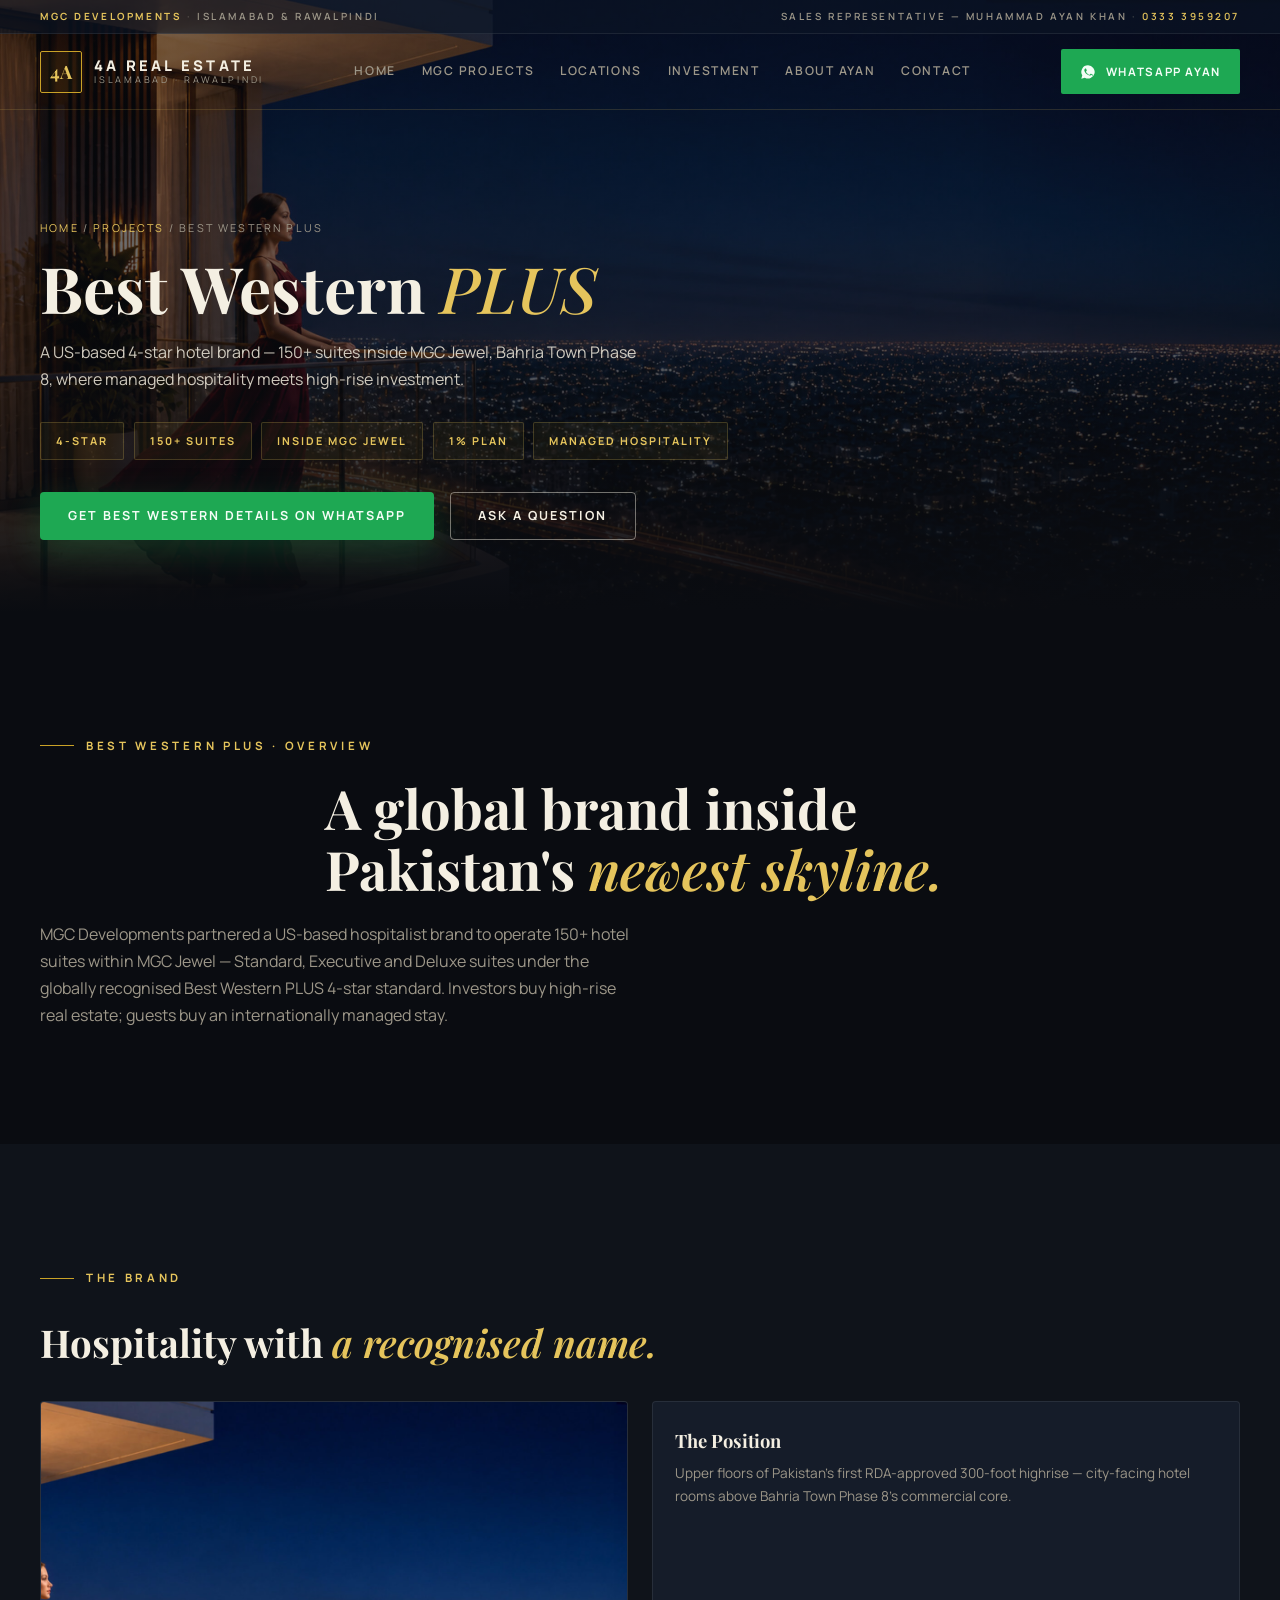
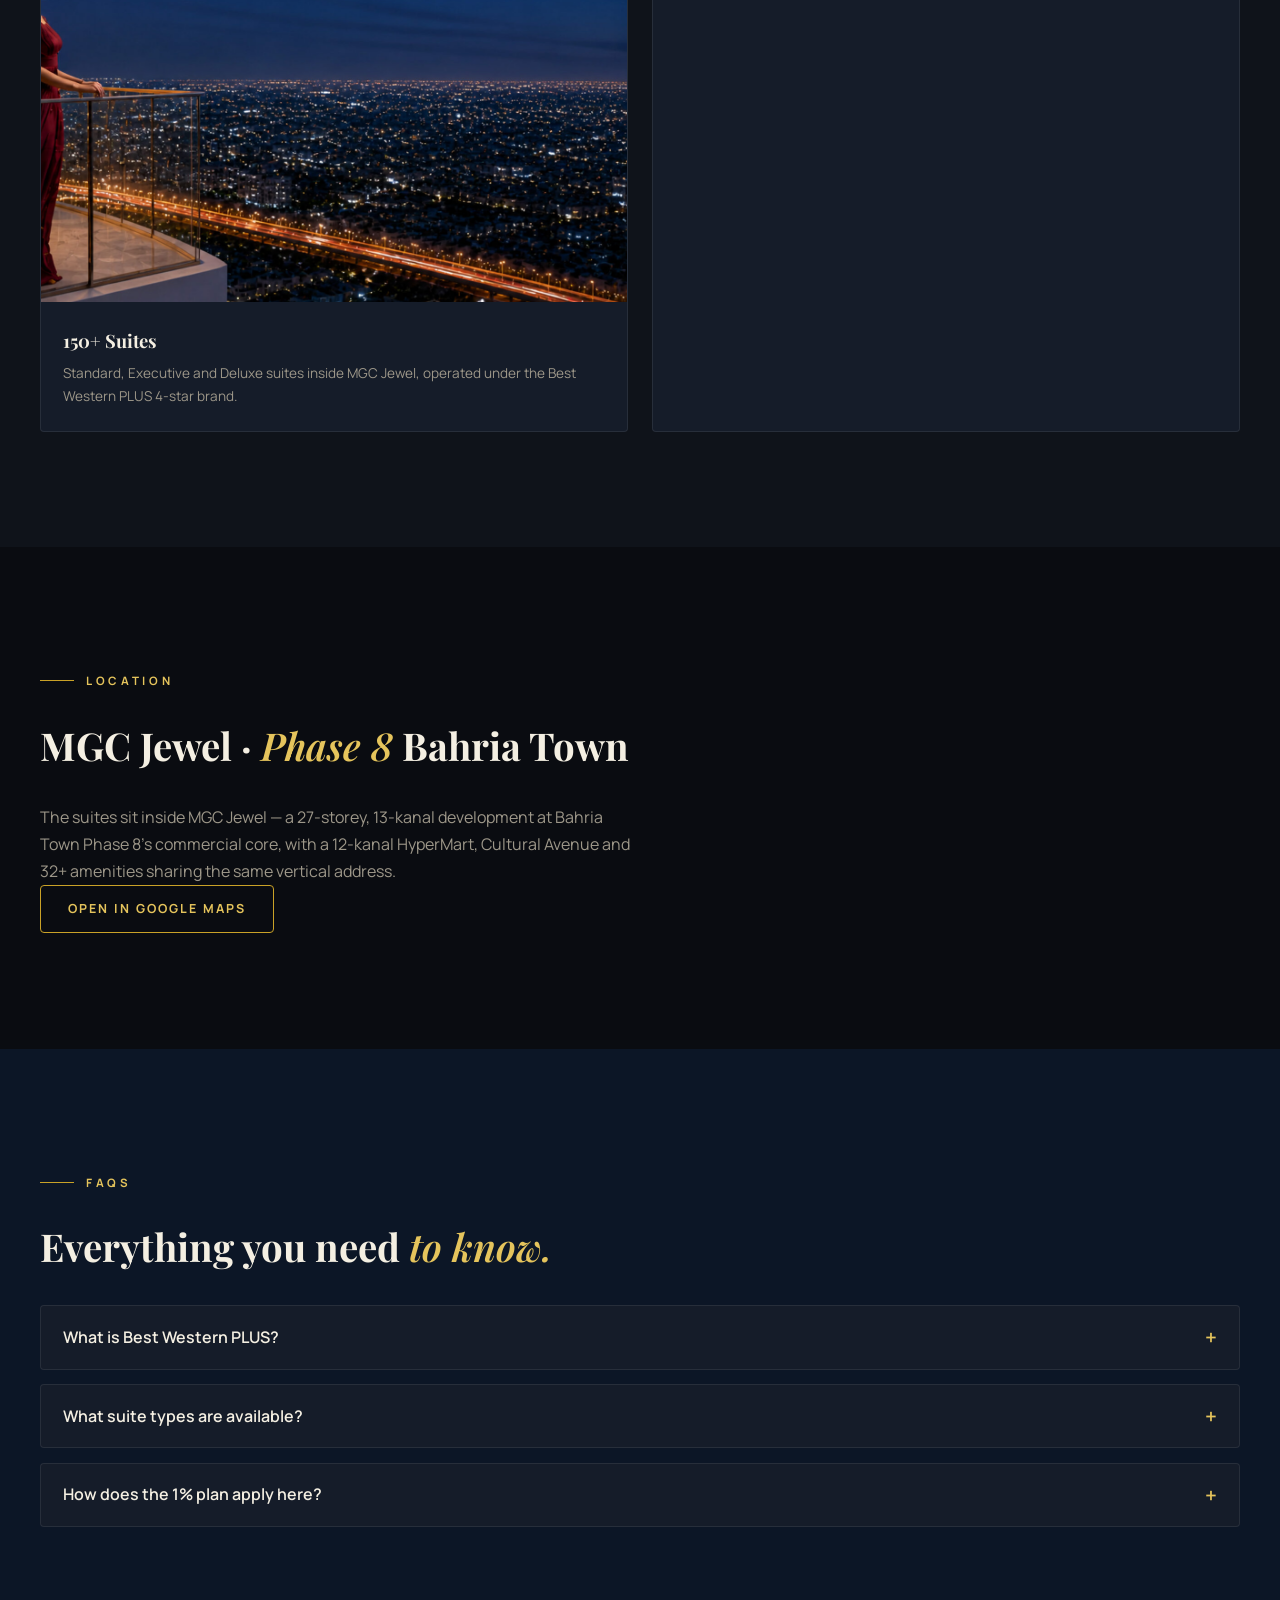
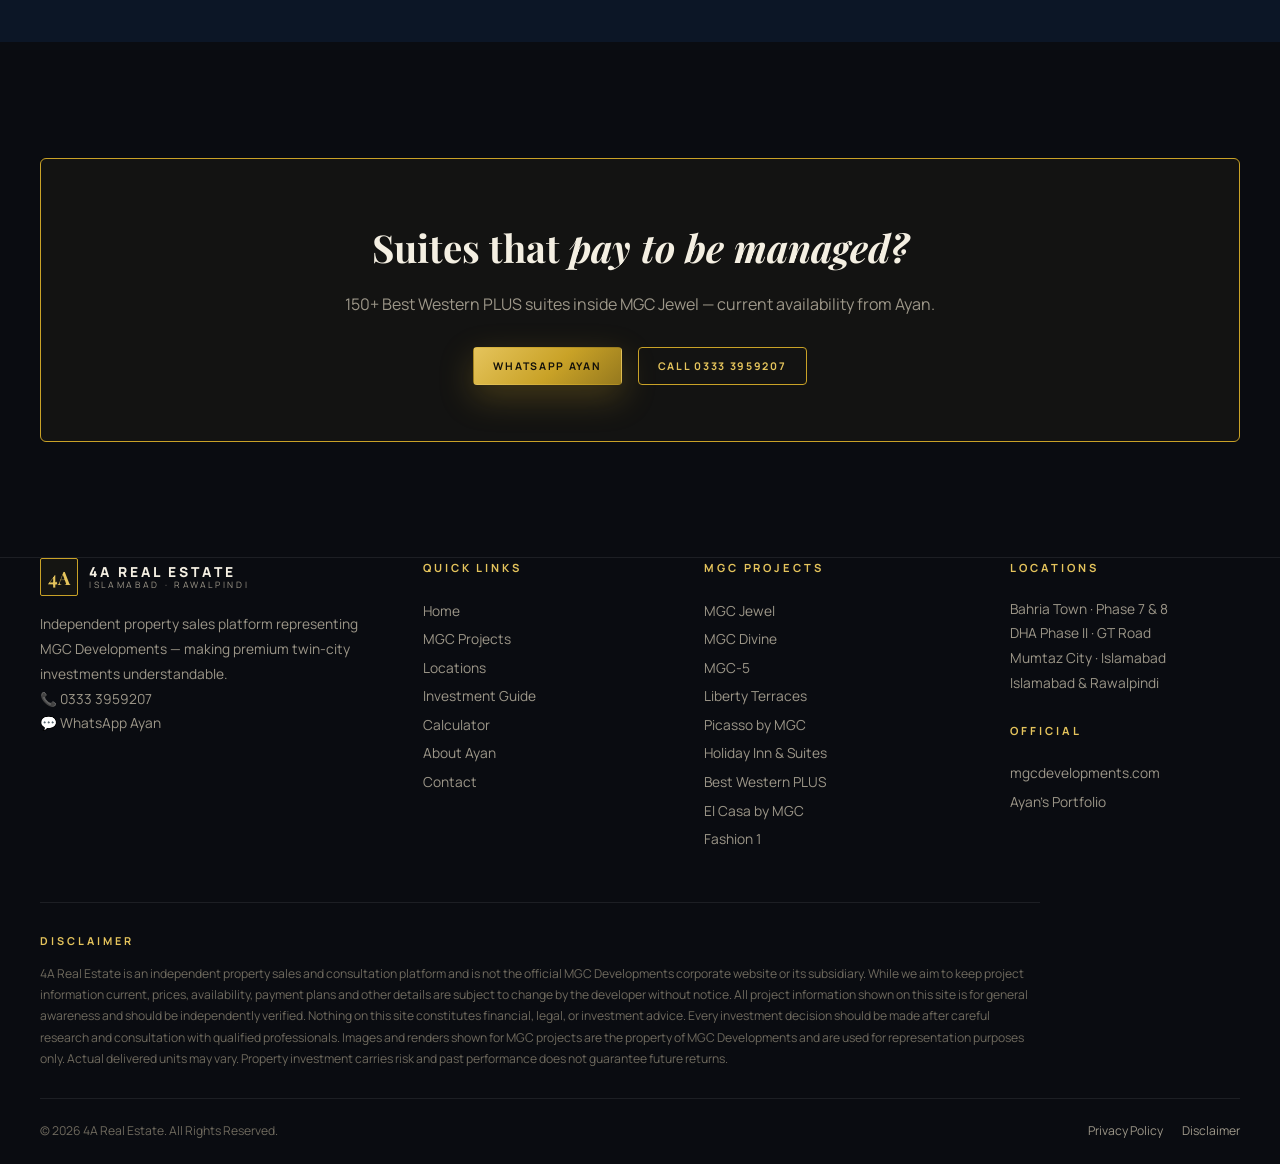
<file: projects/best-western.html>
<!DOCTYPE html>
<html lang="en">
<head>
    <meta charset="UTF-8">
    <meta name="viewport" content="width=device-width, initial-scale=1.0">
    <title>Best Western PLUS at MGC Jewel — 4-Star Hotel Suites, Bahria Town Phase 8 | 4A Real Estate</title>
    <meta name="description" content="Best Western PLUS by MGC — a US-based 4-star hotel brand with 150+ suites inside MGC Jewel, Bahria Town Phase 8. Managed hospitality meets high-rise investment. Enquire via 4A Real Estate.">
    <meta name="robots" content="index, follow">
    <link rel="sitemap" href="../sitemap.xml">
    <link rel="canonical" href="https://4a-real-estate.vercel.app/projects/best-western.html">
    <meta property="og:title" content="Best Western PLUS | 4A Real Estate">
    <meta property="og:description" content="A US-based 4-star hotel brand — 150+ suites inside MGC Jewel where hospitality meets high-rise investment.">
    <meta property="og:type" content="website">
    <meta property="og:url" content="https://4a-real-estate.vercel.app/projects/best-western.html">
    <meta property="og:image" content="https://4a-real-estate.vercel.app/images/mgc/best-western/hero.jpg">
    <meta name="twitter:card" content="summary_large_image">
    <link rel="icon" href="data:image/svg+xml,%3Csvg xmlns='http://www.w3.org/2000/svg' viewBox='0 0 64 64'%3E%3Crect width='64' height='64' rx='12' fill='%230a0c11'/%3E%3Crect x='3' y='3' width='58' height='58' rx='10' fill='none' stroke='%23c9a227' stroke-width='2'/%3E%3Ctext x='32' y='43' font-family='Georgia,serif' font-size='26' font-weight='bold' fill='%23e5c45c' text-anchor='middle'%3E4A%3C/text%3E%3C/svg%3E">
    <link rel="preconnect" href="https://fonts.googleapis.com">
    <link rel="preconnect" href="https://fonts.gstatic.com" crossorigin>
    <link href="https://fonts.googleapis.com/css2?family=Playfair+Display:ital,wght@0,500;0,600;0,700;0,800;1,500;1,600&family=Manrope:wght@400;500;600;700;800&display=swap" rel="stylesheet">
    <link rel="preload" as="image" href="../images/mgc/best-western/hero.jpg" fetchpriority="high">
    <link rel="stylesheet" href="../style.css">
</head>
<body>
    <a class="skip-link" href="#main">Skip to content</a>
    <header class="site-header">
        <div class="tb-topbar">
            <div class="container tb-inner">
                <span><strong>MGC Developments</strong><span class="tb-pipe"> · </span>Islamabad &amp; Rawalpindi</span>
                <span>Sales Representative — Muhammad Ayan Khan<span class="tb-pipe"> · </span><a href="tel:+923333959207">0333 3959207</a></span>
            </div>
        </div>
        <div class="container hdr">
            <a class="logo" href="../index.html#hero" aria-label="4A Real Estate — home">
                <span class="logo-mark">4A</span>
                <span class="logo-word"><strong>4A REAL ESTATE</strong><small>Islamabad · Rawalpindi</small></span>
            </a>
            <nav class="nav-links" aria-label="Primary">
                <a href="../index.html#hero">Home</a>
                <a href="../index.html#projects">MGC Projects</a>
                <a href="../index.html#locations">Locations</a>
                <a href="../index.html#investment">Investment</a>
                <a href="../index.html#ayan">About Ayan</a>
                <a href="../index.html#contact">Contact</a>
            </nav>
            <a class="header-cta" href="tel:+923333959207" aria-label="Call 4A Real Estate on 0333 3959207">0333 3959207</a>
            <a class="header-wa" href="https://wa.me/923333959207?text=Hello%20Muhammad%20Ayan%2C%20I%20found%204A%20Real%20Estate%20and%20I%27m%20interested%20in%20MGC%20Developments%20projects.%20Please%20share%20the%20available%20projects%20and%20current%20payment%20plans." target="_blank" rel="noopener" aria-label="WhatsApp Ayan">
                <svg viewBox="0 0 24 24" fill="currentColor" aria-hidden="true"><path d="M12 2a9.9 9.9 0 0 0-8.6 15L2 22l5.2-1.4A9.94 9.94 0 1 0 12 2zm5.3 14.1c-.2.5-1.2 1-1.7 1-.5 0-1 .2-3.3-.7-2.8-1.1-4.6-4-4.7-4.2-.1-.2-1.1-1.5-1.1-2.9s.7-2 .9-2.3c.2-.3.5-.3.7-.3h.5c.2 0 .4 0 .6.4l.9 2.2c.1.2.1.4 0 .6l-.4.6-.6.6c-.2.2-.4.4-.2.7.2.4.9 1.6 2 2.6 1.4 1.3 2.5 1.7 2.9 1.9.4.2.6.1.8-.1l1.1-1.3c.3-.3.5-.2.8-.1l2.2 1c.4.2.6.3.6.5 0 .2 0 .9-.3 1.6z"/></svg>
                <span class="wt-label">WhatsApp Ayan</span>
            </a>
            <button class="hamburger" id="hamburger" aria-label="Open navigation menu" aria-expanded="false" aria-controls="mobileNav"><span></span><span></span><span></span></button>
        </div>
    </header>
    <nav class="mobile-nav" id="mobileNav" aria-label="Mobile">
        <a class="mnav-link" href="../index.html#hero">Home <em>✳</em></a>
        <a class="mnav-link" href="../index.html#projects">MGC Projects <em>✳</em></a>
        <a class="mnav-link" href="../index.html#locations">Locations <em>✳</em></a>
        <a class="mnav-link" href="../index.html#investment">Investment Guide <em>✳</em></a>
        <a class="mnav-link" href="../index.html#ayan">About Ayan <em>✳</em></a>
        <a class="mnav-link" href="../index.html#contact">Contact <em>✳</em></a>
        <div class="mnav-cta">
            <p class="mnav-hint">Looking for an MGC property?<br><strong>Speak directly with Ayan.</strong></p>
            <a class="btn btn-whatsapp btn-block" href="https://wa.me/923333959207?text=Hello%20Ayan%2C%20I%20found%20Best%20Western%20PLUS%20at%20MGC%20Jewel%20on%20the%204A%20Real%20Estate%20website.%20Please%20share%20the%20latest%20availability%20and%20investment%20details." target="_blank" rel="noopener">WhatsApp Ayan</a>
            <a class="btn btn-gold btn-block" href="tel:+923333959207">Call 0333 3959207</a>
        </div>
    </nav>

    <main id="main">
        <section class="page-hero" style="background-image:url('../images/mgc/best-western/hero.jpg')" aria-label="Best Western PLUS at MGC Jewel">
            <div class="container">
                <div class="crumbs"><a href="../index.html">Home</a> / <a href="../index.html#projects">Projects</a> / Best Western PLUS</div>
                <h1>Best Western <em>PLUS</em></h1>
                <p class="ph-lead">A US-based 4-star hotel brand — 150+ suites inside MGC Jewel, Bahria Town Phase 8, where managed hospitality meets high-rise investment.</p>
                <div class="facts-band">
                    <span class="fc-fact">4-star</span>
                    <span class="fc-fact">150+ Suites</span>
                    <span class="fc-fact">Inside MGC Jewel</span>
                    <span class="fc-fact">1% Plan</span>
                    <span class="fc-fact">Managed Hospitality</span>
                </div>
                <div class="featured-cta">
                    <a class="btn btn-whatsapp" href="https://wa.me/923333959207?text=Hello%20Ayan%2C%20I%20found%20Best%20Western%20PLUS%20at%20MGC%20Jewel%20on%20the%204A%20Real%20Estate%20website.%20Please%20share%20the%20latest%20availability%20and%20investment%20details." target="_blank" rel="noopener">Get Best Western Details on WhatsApp</a>
                    <a class="btn btn-outline-light" href="../index.html#contact">Ask a Question</a>
                </div>
            </div>
        </section>

        <section class="section">
            <div class="container">
                <div class="section-head reveal">
                    <span class="eyebrow">Best Western PLUS · Overview</span>
                    <h2 class="section-title">A global brand inside Pakistan's <em>newest skyline.</em></h2>
                    <p class="lead">MGC Developments partnered a US-based hospitalist brand to operate 150+ hotel suites within MGC Jewel — Standard, Executive and Deluxe suites under the globally recognised Best Western PLUS 4-star standard. Investors buy high-rise real estate; guests buy an internationally managed stay.</p>
                </div>
            </div>
        </section>

        <section class="section on-dark">
            <div class="container">
                <span class="eyebrow reveal">The Brand</span>
                <h2 class="proj-section-title reveal">Hospitality with <em>a recognised name.</em></h2>
                <div class="type-grid">
                    <article class="type-card reveal">
                        <img src="../images/mgc/best-western/hero.jpg" alt="Best Western PLUS hotel suites render at MGC Jewel, Bahria Town Phase 8" width="800" height="500" loading="lazy" decoding="async" data-cap="The Property">
                        <div class="tc-body">
                            <h4>150+ Suites</h4>
                            <p>Standard, Executive and Deluxe suites inside MGC Jewel, operated under the Best Western PLUS 4-star brand.</p>
                        </div>
                    </article>
                    <article class="type-card reveal" style="--d:.1s">
                        <div class="tc-body">
                            <h4>The Position</h4>
                            <p>Upper floors of Pakistan's first RDA-approved 300-foot highrise — city-facing hotel rooms above Bahria Town Phase 8's commercial core.</p>
                        </div>
                    </article>
                </div>
            </div>
        </section>

        <section class="section">
            <div class="container">
                <span class="eyebrow reveal">Location</span>
                <h2 class="proj-section-title reveal">MGC Jewel · <em>Phase 8</em> Bahria Town</h2>
                <p class="lead reveal">The suites sit inside MGC Jewel — a 27-storey, 13-kanal development at Bahria Town Phase 8's commercial core, with a 12-kanal HyperMart, Cultural Avenue and 32+ amenities sharing the same vertical address.</p>
                <a class="btn btn-outline reveal" href="https://www.google.com/maps/search/?api=1&amp;query=MGC+Jewel+Bahria+Town+Phase+8+Rawalpindi" target="_blank" rel="noopener">Open in Google Maps</a>
            </div>
        </section>

        <section class="section on-navy">
            <div class="container">
                <span class="eyebrow reveal">FAQs</span>
                <h2 class="proj-section-title reveal">Everything you need <em>to know.</em></h2>
                <details class="faq-details reveal">
                    <summary>What is Best Western PLUS?</summary>
                    <p>Best Western is one of the world's largest hotel franchise families; the PLUS tier is its upper 4-star standard. MGC operates its Jewel suites under this brand.</p>
                </details>
                <details class="faq-details reveal">
                    <summary>What suite types are available?</summary>
                    <p>The development markets Standard, Executive and Deluxe suites. Confirm current availability and inventory with Ayan.</p>
                </details>
                <details class="faq-details reveal">
                    <summary>How does the 1% plan apply here?</summary>
                    <p>Hotel suites at MGC Jewel fall under MGC's pioneering 1% payment plan framework. Your booking position and terms should be confirmed directly with 4A Real Estate.</p>
                </details>
            </div>
        </section>

        <section class="section">
            <div class="container">
                <div class="proj-cta-band reveal">
                    <h2>Suites that <em>pay to be managed?</em></h2>
                    <p>150+ Best Western PLUS suites inside MGC Jewel — current availability from Ayan.</p>
                    <div class="pc-actions">
                        <a class="btn btn-gold" href="https://wa.me/923333959207?text=Hello%20Ayan%2C%20I%20found%20Best%20Western%20PLUS%20at%20MGC%20Jewel%20on%20the%204A%20Real%20Estate%20website.%20Please%20share%20the%20latest%20availability%20and%20investment%20details." target="_blank" rel="noopener">WhatsApp Ayan</a>
                        <a class="btn btn-outline" href="tel:+923333959207">Call 0333 3959207</a>
                    </div>
                </div>
            </div>
        </section>
    </main>

    <footer class="footer">
        <div class="container">
            <div class="footer-grid">
                <div class="f-col f-brand">
                    <div class="f-logo">
                        <span class="logo-mark">4A</span>
                        <span class="logo-word"><strong>4A REAL ESTATE</strong><small>Islamabad · Rawalpindi</small></span>
                    </div>
                    <p>Independent property sales platform representing MGC Developments — making premium twin-city investments understandable.</p>
                    <p>📞 <a href="tel:+923333959207">0333 3959207</a><br>💬 <a href="https://wa.me/923333959207" target="_blank" rel="noopener">WhatsApp Ayan</a></p>
                </div>
                <div class="f-col">
                    <h4>Quick Links</h4>
                    <ul>
                        <li><a href="../index.html#hero">Home</a></li>
                        <li><a href="../index.html#projects">MGC Projects</a></li>
                        <li><a href="../index.html#locations">Locations</a></li>
                        <li><a href="../index.html#investment">Investment Guide</a></li>
                        <li><a href="../index.html#calculator">Calculator</a></li>
                        <li><a href="../index.html#ayan">About Ayan</a></li>
                        <li><a href="../index.html#contact">Contact</a></li>
                    </ul>
                </div>
                <div class="f-col">
                    <h4>MGC Projects</h4>
                    <ul>
                        <li><a href="mgc-jewel.html">MGC Jewel</a></li>
                        <li><a href="mgc-divine.html">MGC Divine</a></li>
                        <li><a href="mgc-5.html">MGC-5</a></li>
                        <li><a href="liberty-terraces.html">Liberty Terraces</a></li>
                        <li><a href="picasso.html">Picasso by MGC</a></li>
                        <li><a href="holiday-inn.html">Holiday Inn &amp; Suites</a></li>
                        <li><a href="best-western.html">Best Western PLUS</a></li>
                        <li><a href="el-casa.html">El Casa by MGC</a></li>
                        <li><a href="fashion-1.html">Fashion 1</a></li>
                    </ul>
                </div>
                <div class="f-col">
                    <h4>Locations</h4>
                    <ul>
                        <li>Bahria Town · Phase 7 &amp; 8</li>
                        <li>DHA Phase II · GT Road</li>
                        <li>Mumtaz City · Islamabad</li>
                        <li>Islamabad &amp; Rawalpindi</li>
                    </ul>
                    <h4 style="margin-top:1.6rem">Official</h4>
                    <ul>
                        <li><a href="https://mgcdevelopments.com/" target="_blank" rel="noopener">mgcdevelopments.com</a></li>
                        <li><a href="https://muhammad-ayan-khan-opal.vercel.app/" target="_blank" rel="noopener">Ayan's Portfolio</a></li>
                    </ul>
                </div>
            </div>
            <div id="disclaimer" class="disclaimer">
                <h4>Disclaimer</h4>
                <p>4A Real Estate is an independent property sales and consultation platform and is not the official MGC Developments corporate website or its subsidiary. While we aim to keep project information current, prices, availability, payment plans and other details are subject to change by the developer without notice. All project information shown on this site is for general awareness and should be independently verified. Nothing on this site constitutes financial, legal, or investment advice. Every investment decision should be made after careful research and consultation with qualified professionals. Images and renders shown for MGC projects are the property of MGC Developments and are used for representation purposes only. Actual delivered units may vary. Property investment carries risk and past performance does not guarantee future returns.</p>
            </div>
            <div class="footer-bottom">
                <p>© <span id="year">2026</span> 4A Real Estate. All Rights Reserved.</p>
                <div class="fb-legal">
                    <a href="#disclaimer">Privacy Policy</a>
                    <a href="#disclaimer">Disclaimer</a>
                </div>
            </div>
        </div>
    </footer>

    <button class="back-to-top" id="backToTop" aria-label="Back to top">
        <svg viewBox="0 0 24 24" fill="none" stroke="currentColor" stroke-width="2" aria-hidden="true"><path d="M12 19V5M5 12l7-7 7 7"/></svg>
    </button>

    <script src="../script.js"></script>
</body>
</html>
</file>
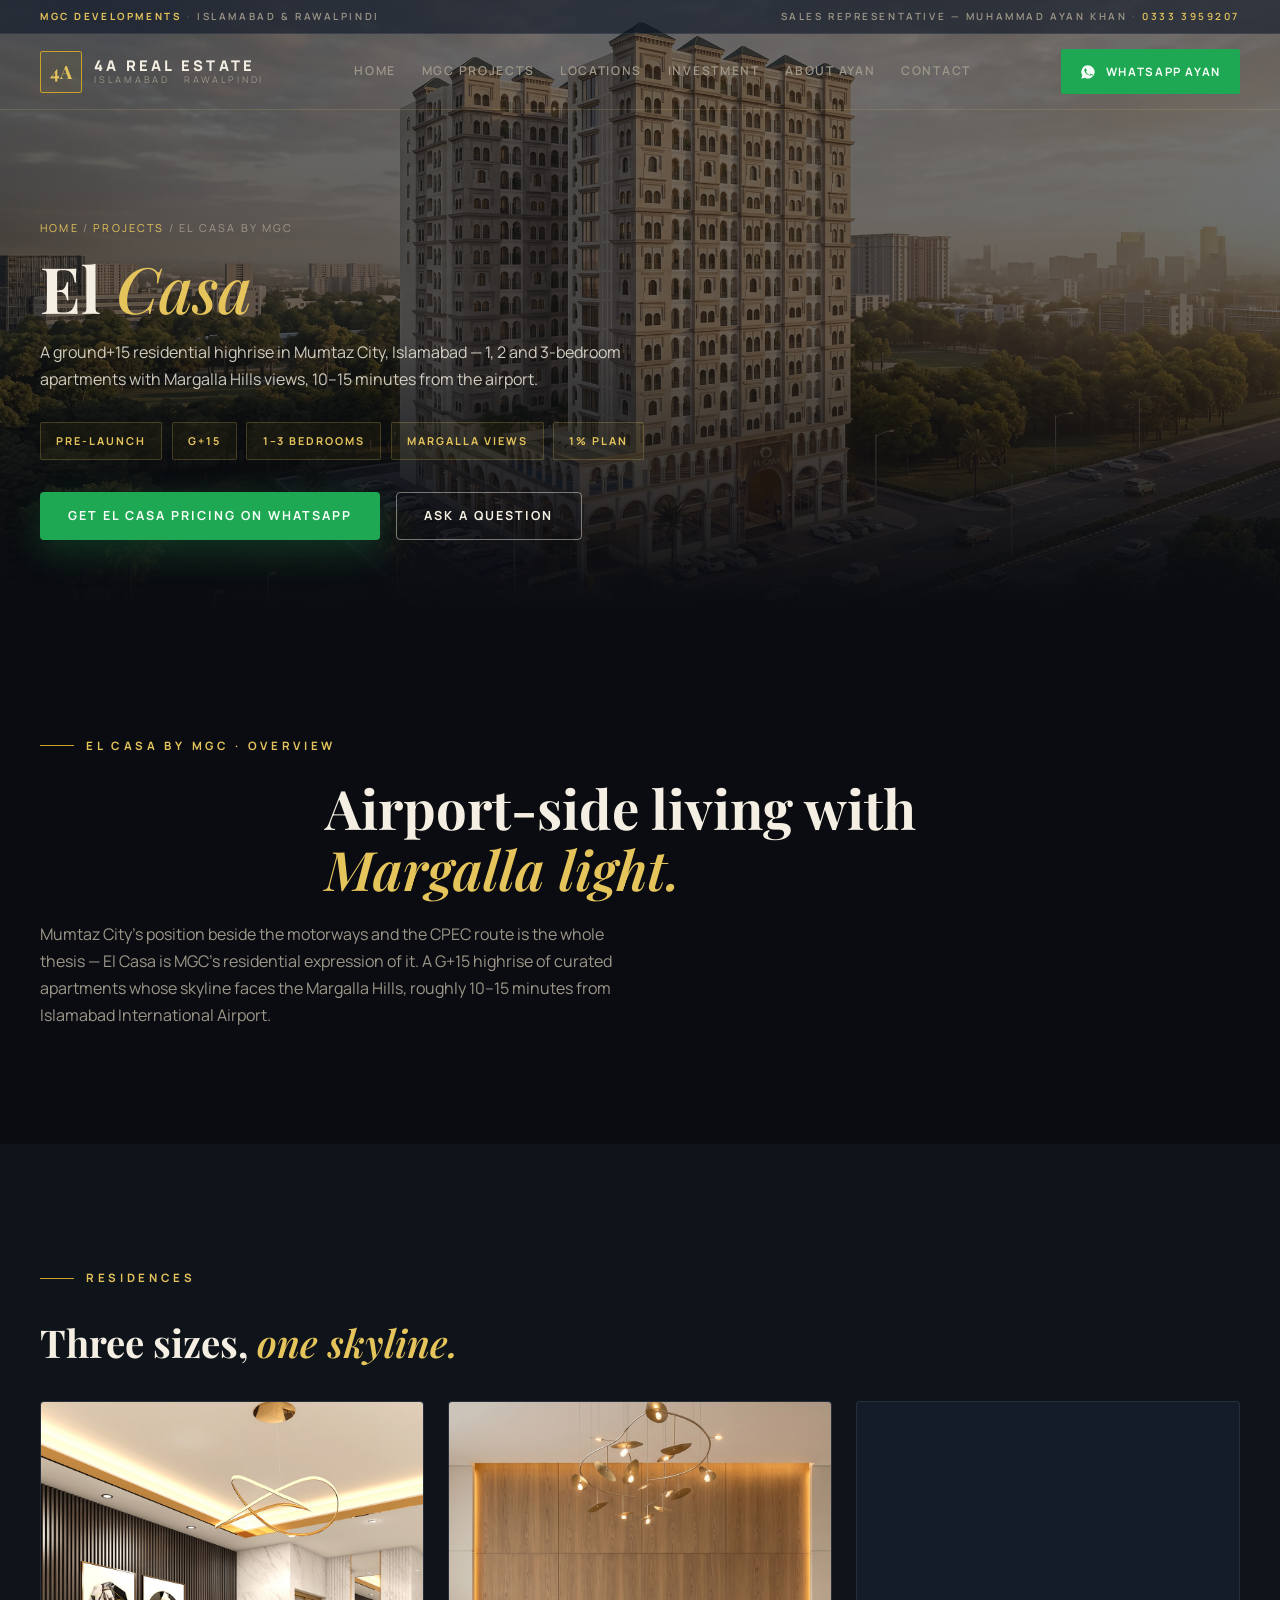
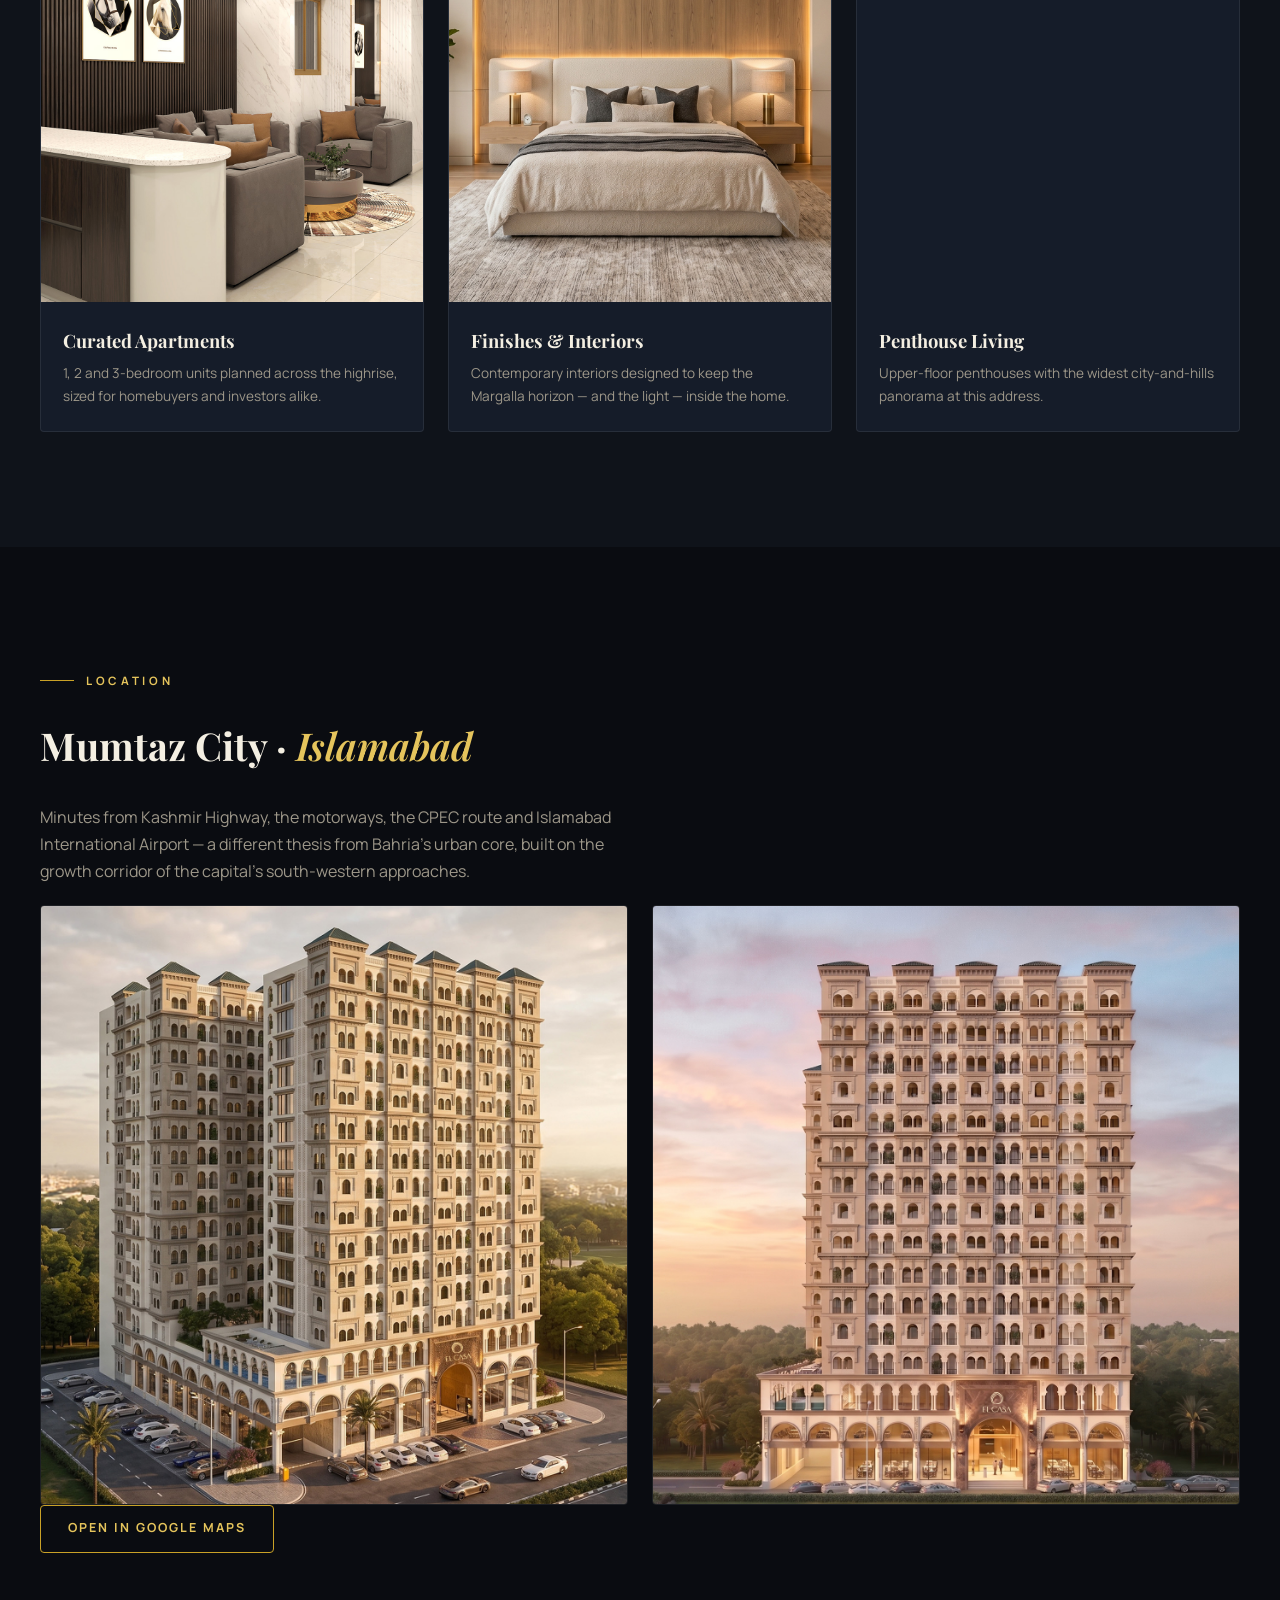
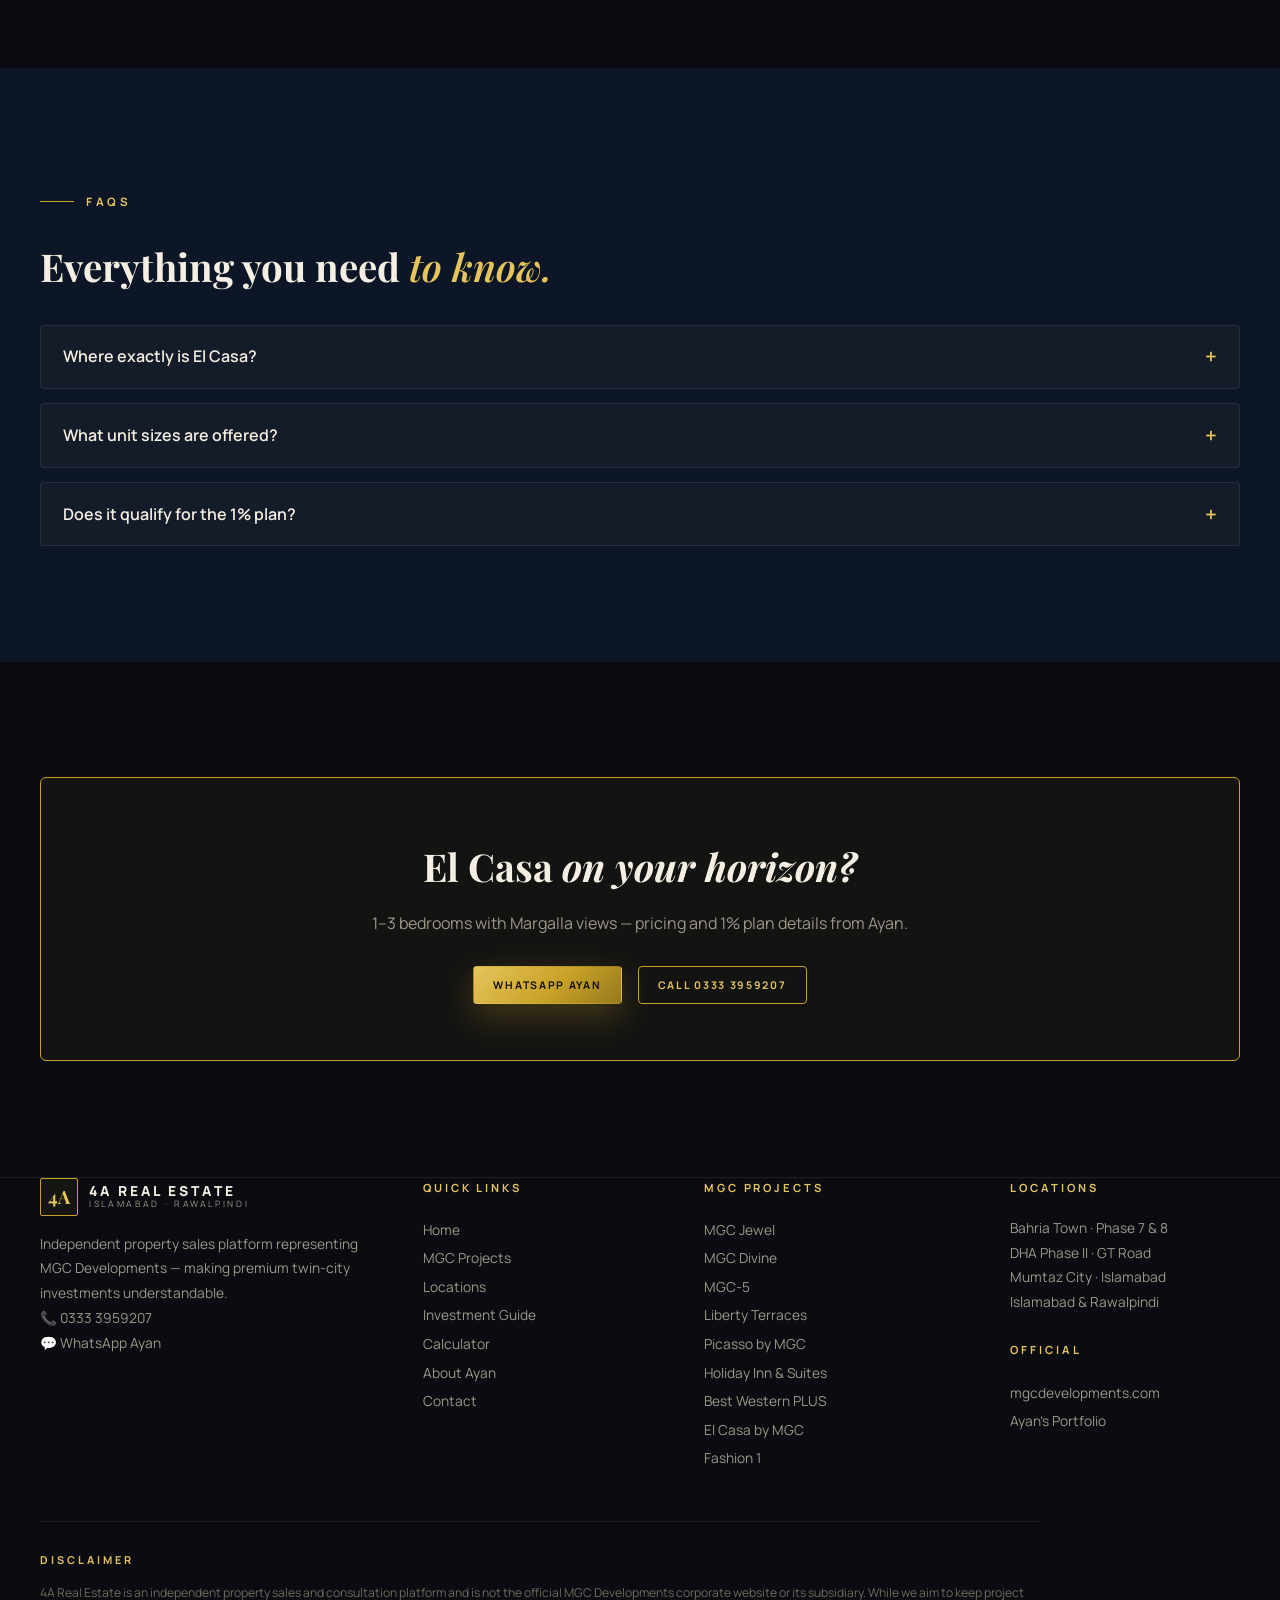
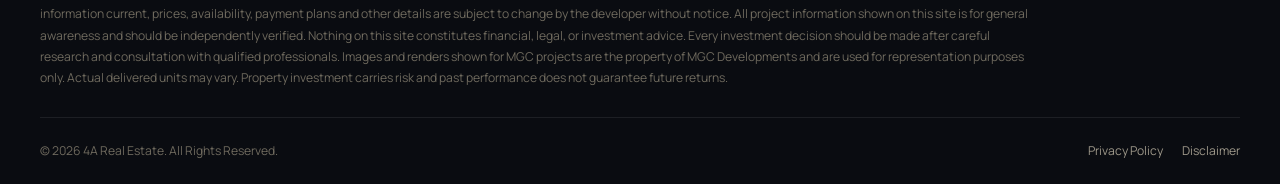
<file: projects/el-casa.html>
<!DOCTYPE html>
<html lang="en">
<head>
    <meta charset="UTF-8">
    <meta name="viewport" content="width=device-width, initial-scale=1.0">
    <title>El Casa by MGC — G+15 Residential Highrise in Mumtaz City, Islamabad | 4A Real Estate</title>
    <meta name="description" content="El Casa by MGC — a ground+15 residential highrise in Mumtaz City, Islamabad with 1, 2 and 3-bedroom apartments and Margalla Hills views. 10–15 minutes from the airport. Enquire via 4A Real Estate.">
    <meta name="robots" content="index, follow">
    <link rel="sitemap" href="../sitemap.xml">
    <link rel="canonical" href="https://4a-real-estate.vercel.app/projects/el-casa.html">
    <meta property="og:title" content="El Casa by MGC | 4A Real Estate">
    <meta property="og:description" content="A G+15 residential highrise in Mumtaz City — 1, 2 &amp; 3-bedroom apartments with Margalla Hills views, 10–15 minutes from the airport.">
    <meta property="og:type" content="website">
    <meta property="og:url" content="https://4a-real-estate.vercel.app/projects/el-casa.html">
    <meta property="og:image" content="https://4a-real-estate.vercel.app/images/mgc/el-casa/hero.jpg">
    <meta name="twitter:card" content="summary_large_image">
    <link rel="icon" href="data:image/svg+xml,%3Csvg xmlns='http://www.w3.org/2000/svg' viewBox='0 0 64 64'%3E%3Crect width='64' height='64' rx='12' fill='%230a0c11'/%3E%3Crect x='3' y='3' width='58' height='58' rx='10' fill='none' stroke='%23c9a227' stroke-width='2'/%3E%3Ctext x='32' y='43' font-family='Georgia,serif' font-size='26' font-weight='bold' fill='%23e5c45c' text-anchor='middle'%3E4A%3C/text%3E%3C/svg%3E">
    <link rel="preconnect" href="https://fonts.googleapis.com">
    <link rel="preconnect" href="https://fonts.gstatic.com" crossorigin>
    <link href="https://fonts.googleapis.com/css2?family=Playfair+Display:ital,wght@0,500;0,600;0,700;0,800;1,500;1,600&family=Manrope:wght@400;500;600;700;800&display=swap" rel="stylesheet">
    <link rel="preload" as="image" href="../images/mgc/el-casa/hero.jpg" fetchpriority="high">
    <link rel="stylesheet" href="../style.css">
</head>
<body>
    <a class="skip-link" href="#main">Skip to content</a>
    <header class="site-header">
        <div class="tb-topbar">
            <div class="container tb-inner">
                <span><strong>MGC Developments</strong><span class="tb-pipe"> · </span>Islamabad &amp; Rawalpindi</span>
                <span>Sales Representative — Muhammad Ayan Khan<span class="tb-pipe"> · </span><a href="tel:+923333959207">0333 3959207</a></span>
            </div>
        </div>
        <div class="container hdr">
            <a class="logo" href="../index.html#hero" aria-label="4A Real Estate — home">
                <span class="logo-mark">4A</span>
                <span class="logo-word"><strong>4A REAL ESTATE</strong><small>Islamabad · Rawalpindi</small></span>
            </a>
            <nav class="nav-links" aria-label="Primary">
                <a href="../index.html#hero">Home</a>
                <a href="../index.html#projects">MGC Projects</a>
                <a href="../index.html#locations">Locations</a>
                <a href="../index.html#investment">Investment</a>
                <a href="../index.html#ayan">About Ayan</a>
                <a href="../index.html#contact">Contact</a>
            </nav>
            <a class="header-cta" href="tel:+923333959207" aria-label="Call 4A Real Estate on 0333 3959207">0333 3959207</a>
            <a class="header-wa" href="https://wa.me/923333959207?text=Hello%20Muhammad%20Ayan%2C%20I%20found%204A%20Real%20Estate%20and%20I%27m%20interested%20in%20MGC%20Developments%20projects.%20Please%20share%20the%20available%20projects%20and%20current%20payment%20plans." target="_blank" rel="noopener" aria-label="WhatsApp Ayan">
                <svg viewBox="0 0 24 24" fill="currentColor" aria-hidden="true"><path d="M12 2a9.9 9.9 0 0 0-8.6 15L2 22l5.2-1.4A9.94 9.94 0 1 0 12 2zm5.3 14.1c-.2.5-1.2 1-1.7 1-.5 0-1 .2-3.3-.7-2.8-1.1-4.6-4-4.7-4.2-.1-.2-1.1-1.5-1.1-2.9s.7-2 .9-2.3c.2-.3.5-.3.7-.3h.5c.2 0 .4 0 .6.4l.9 2.2c.1.2.1.4 0 .6l-.4.6-.6.6c-.2.2-.4.4-.2.7.2.4.9 1.6 2 2.6 1.4 1.3 2.5 1.7 2.9 1.9.4.2.6.1.8-.1l1.1-1.3c.3-.3.5-.2.8-.1l2.2 1c.4.2.6.3.6.5 0 .2 0 .9-.3 1.6z"/></svg>
                <span class="wt-label">WhatsApp Ayan</span>
            </a>
            <button class="hamburger" id="hamburger" aria-label="Open navigation menu" aria-expanded="false" aria-controls="mobileNav"><span></span><span></span><span></span></button>
        </div>
    </header>
    <nav class="mobile-nav" id="mobileNav" aria-label="Mobile">
        <a class="mnav-link" href="../index.html#hero">Home <em>✳</em></a>
        <a class="mnav-link" href="../index.html#projects">MGC Projects <em>✳</em></a>
        <a class="mnav-link" href="../index.html#locations">Locations <em>✳</em></a>
        <a class="mnav-link" href="../index.html#investment">Investment Guide <em>✳</em></a>
        <a class="mnav-link" href="../index.html#ayan">About Ayan <em>✳</em></a>
        <a class="mnav-link" href="../index.html#contact">Contact <em>✳</em></a>
        <div class="mnav-cta">
            <p class="mnav-hint">Looking for an MGC property?<br><strong>Speak directly with Ayan.</strong></p>
            <a class="btn btn-whatsapp btn-block" href="https://wa.me/923333959207?text=Hello%20Ayan%2C%20I%20found%20El%20Casa%20by%20MGC%20on%20the%204A%20Real%20Estate%20website.%20Please%20share%20the%20latest%20availability%2C%20price%2C%20and%201%25%20payment%20plan%20details." target="_blank" rel="noopener">WhatsApp Ayan</a>
            <a class="btn btn-gold btn-block" href="tel:+923333959207">Call 0333 3959207</a>
        </div>
    </nav>

    <main id="main">
        <section class="page-hero" style="background-image:url('../images/mgc/el-casa/hero.jpg')" aria-label="El Casa by MGC">
            <div class="container">
                <div class="crumbs"><a href="../index.html">Home</a> / <a href="../index.html#projects">Projects</a> / El Casa by MGC</div>
                <h1>El <em>Casa</em></h1>
                <p class="ph-lead">A ground+15 residential highrise in Mumtaz City, Islamabad — 1, 2 and 3-bedroom apartments with Margalla Hills views, 10–15 minutes from the airport.</p>
                <div class="facts-band">
                    <span class="fc-fact">Pre-Launch</span>
                    <span class="fc-fact">G+15</span>
                    <span class="fc-fact">1–3 Bedrooms</span>
                    <span class="fc-fact">Margalla Views</span>
                    <span class="fc-fact">1% Plan</span>
                </div>
                <div class="featured-cta">
                    <a class="btn btn-whatsapp" href="https://wa.me/923333959207?text=Hello%20Ayan%2C%20I%20found%20El%20Casa%20by%20MGC%20on%20the%204A%20Real%20Estate%20website.%20Please%20share%20the%20latest%20availability%2C%20price%2C%20and%201%25%20payment%20plan%20details." target="_blank" rel="noopener">Get El Casa Pricing on WhatsApp</a>
                    <a class="btn btn-outline-light" href="../index.html#contact">Ask a Question</a>
                </div>
            </div>
        </section>

        <section class="section">
            <div class="container">
                <div class="section-head reveal">
                    <span class="eyebrow">El Casa by MGC · Overview</span>
                    <h2 class="section-title">Airport-side living with <em>Margalla light.</em></h2>
                    <p class="lead">Mumtaz City's position beside the motorways and the CPEC route is the whole thesis — El Casa is MGC's residential expression of it. A G+15 highrise of curated apartments whose skyline faces the Margalla Hills, roughly 10–15 minutes from Islamabad International Airport.</p>
                </div>
            </div>
        </section>

        <section class="section on-dark">
            <div class="container">
                <span class="eyebrow reveal">Residences</span>
                <h2 class="proj-section-title reveal">Three sizes, <em>one skyline.</em></h2>
                <div class="type-grid">
                    <article class="type-card reveal">
                        <img src="../images/mgc/el-casa/apartment-2.jpg" alt="Apartment concept at El Casa by MGC in Mumtaz City" width="800" height="500" loading="lazy" decoding="async" data-cap="Curated Apartments">
                        <div class="tc-body">
                            <h4>Curated Apartments</h4>
                            <p>1, 2 and 3-bedroom units planned across the highrise, sized for homebuyers and investors alike.</p>
                        </div>
                    </article>
                    <article class="type-card reveal" style="--d:.1s">
                        <img src="../images/mgc/el-casa/interior.jpg" alt="Interior finishes at El Casa by MGC" width="800" height="500" loading="lazy" decoding="async" data-cap="Finishes &amp; Interiors">
                        <div class="tc-body">
                            <h4>Finishes &amp; Interiors</h4>
                            <p>Contemporary interiors designed to keep the Margalla horizon — and the light — inside the home.</p>
                        </div>
                    </article>
                    <article class="type-card reveal" style="--d:.2s">
                        <img src="../images/mgc/el-casa/penthouse.jpg" alt="Penthouse concept at El Casa by MGC" width="800" height="500" loading="lazy" decoding="async" data-cap="Penthouse Living">
                        <div class="tc-body">
                            <h4>Penthouse Living</h4>
                            <p>Upper-floor penthouses with the widest city-and-hills panorama at this address.</p>
                        </div>
                    </article>
                </div>
            </div>
        </section>

        <section class="section">
            <div class="container">
                <span class="eyebrow reveal">Location</span>
                <h2 class="proj-section-title reveal">Mumtaz City · <em>Islamabad</em></h2>
                <p class="lead reveal">Minutes from Kashmir Highway, the motorways, the CPEC route and Islamabad International Airport — a different thesis from Bahria's urban core, built on the growth corridor of the capital's south-western approaches.</p>
                <div class="duo-grid">
                    <figure class="duo-item reveal">
                        <img src="../images/mgc/el-casa/exterior.jpg" alt="El Casa by MGC exterior in Mumtaz City" width="900" height="600" loading="lazy" decoding="async" data-cap="The Highrise">
                    </figure>
                    <figure class="duo-item reveal" style="--d:.1s">
                        <img src="../images/mgc/el-casa/exterior-2.jpg" alt="El Casa by MGC building with Margalla Hills backdrop" width="900" height="600" loading="lazy" decoding="async" data-cap="Margalla Backdrop">
                    </figure>
                </div>
                <a class="btn btn-outline reveal" href="https://www.google.com/maps/search/?api=1&amp;query=Mumtaz+City+Islamabad" target="_blank" rel="noopener">Open in Google Maps</a>
            </div>
        </section>

        <section class="section on-navy">
            <div class="container">
                <span class="eyebrow reveal">FAQs</span>
                <h2 class="proj-section-title reveal">Everything you need <em>to know.</em></h2>
                <details class="faq-details reveal">
                    <summary>Where exactly is El Casa?</summary>
                    <p>In Mumtaz City, Islamabad — minutes from Kashmir Highway, the motorways and the CPEC route, roughly 10–15 minutes from Islamabad International Airport.</p>
                </details>
                <details class="faq-details reveal">
                    <summary>What unit sizes are offered?</summary>
                    <p>1, 2 and 3-bedroom apartments, with upper-floor penthouse configurations. Confirm current inventory with Ayan.</p>
                </details>
                <details class="faq-details reveal">
                    <summary>Does it qualify for the 1% plan?</summary>
                    <p>El Casa is offered within MGC's pay-1%-per-month framework for qualifying buyers. Confirm the current structure before booking.</p>
                </details>
            </div>
        </section>

        <section class="section">
            <div class="container">
                <div class="proj-cta-band reveal">
                    <h2>El Casa <em>on your horizon?</em></h2>
                    <p>1–3 bedrooms with Margalla views — pricing and 1% plan details from Ayan.</p>
                    <div class="pc-actions">
                        <a class="btn btn-gold" href="https://wa.me/923333959207?text=Hello%20Ayan%2C%20I%20found%20El%20Casa%20by%20MGC%20on%20the%204A%20Real%20Estate%20website.%20Please%20share%20the%20latest%20availability%2C%20price%2C%20and%201%25%20payment%20plan%20details." target="_blank" rel="noopener">WhatsApp Ayan</a>
                        <a class="btn btn-outline" href="tel:+923333959207">Call 0333 3959207</a>
                    </div>
                </div>
            </div>
        </section>
    </main>

    <footer class="footer">
        <div class="container">
            <div class="footer-grid">
                <div class="f-col f-brand">
                    <div class="f-logo">
                        <span class="logo-mark">4A</span>
                        <span class="logo-word"><strong>4A REAL ESTATE</strong><small>Islamabad · Rawalpindi</small></span>
                    </div>
                    <p>Independent property sales platform representing MGC Developments — making premium twin-city investments understandable.</p>
                    <p>📞 <a href="tel:+923333959207">0333 3959207</a><br>💬 <a href="https://wa.me/923333959207" target="_blank" rel="noopener">WhatsApp Ayan</a></p>
                </div>
                <div class="f-col">
                    <h4>Quick Links</h4>
                    <ul>
                        <li><a href="../index.html#hero">Home</a></li>
                        <li><a href="../index.html#projects">MGC Projects</a></li>
                        <li><a href="../index.html#locations">Locations</a></li>
                        <li><a href="../index.html#investment">Investment Guide</a></li>
                        <li><a href="../index.html#calculator">Calculator</a></li>
                        <li><a href="../index.html#ayan">About Ayan</a></li>
                        <li><a href="../index.html#contact">Contact</a></li>
                    </ul>
                </div>
                <div class="f-col">
                    <h4>MGC Projects</h4>
                    <ul>
                        <li><a href="mgc-jewel.html">MGC Jewel</a></li>
                        <li><a href="mgc-divine.html">MGC Divine</a></li>
                        <li><a href="mgc-5.html">MGC-5</a></li>
                        <li><a href="liberty-terraces.html">Liberty Terraces</a></li>
                        <li><a href="picasso.html">Picasso by MGC</a></li>
                        <li><a href="holiday-inn.html">Holiday Inn &amp; Suites</a></li>
                        <li><a href="best-western.html">Best Western PLUS</a></li>
                        <li><a href="el-casa.html">El Casa by MGC</a></li>
                        <li><a href="fashion-1.html">Fashion 1</a></li>
                    </ul>
                </div>
                <div class="f-col">
                    <h4>Locations</h4>
                    <ul>
                        <li>Bahria Town · Phase 7 &amp; 8</li>
                        <li>DHA Phase II · GT Road</li>
                        <li>Mumtaz City · Islamabad</li>
                        <li>Islamabad &amp; Rawalpindi</li>
                    </ul>
                    <h4 style="margin-top:1.6rem">Official</h4>
                    <ul>
                        <li><a href="https://mgcdevelopments.com/" target="_blank" rel="noopener">mgcdevelopments.com</a></li>
                        <li><a href="https://muhammad-ayan-khan-opal.vercel.app/" target="_blank" rel="noopener">Ayan's Portfolio</a></li>
                    </ul>
                </div>
            </div>
            <div id="disclaimer" class="disclaimer">
                <h4>Disclaimer</h4>
                <p>4A Real Estate is an independent property sales and consultation platform and is not the official MGC Developments corporate website or its subsidiary. While we aim to keep project information current, prices, availability, payment plans and other details are subject to change by the developer without notice. All project information shown on this site is for general awareness and should be independently verified. Nothing on this site constitutes financial, legal, or investment advice. Every investment decision should be made after careful research and consultation with qualified professionals. Images and renders shown for MGC projects are the property of MGC Developments and are used for representation purposes only. Actual delivered units may vary. Property investment carries risk and past performance does not guarantee future returns.</p>
            </div>
            <div class="footer-bottom">
                <p>© <span id="year">2026</span> 4A Real Estate. All Rights Reserved.</p>
                <div class="fb-legal">
                    <a href="#disclaimer">Privacy Policy</a>
                    <a href="#disclaimer">Disclaimer</a>
                </div>
            </div>
        </div>
    </footer>

    <button class="back-to-top" id="backToTop" aria-label="Back to top">
        <svg viewBox="0 0 24 24" fill="none" stroke="currentColor" stroke-width="2" aria-hidden="true"><path d="M12 19V5M5 12l7-7 7 7"/></svg>
    </button>

    <script src="../script.js"></script>
</body>
</html>
</file>
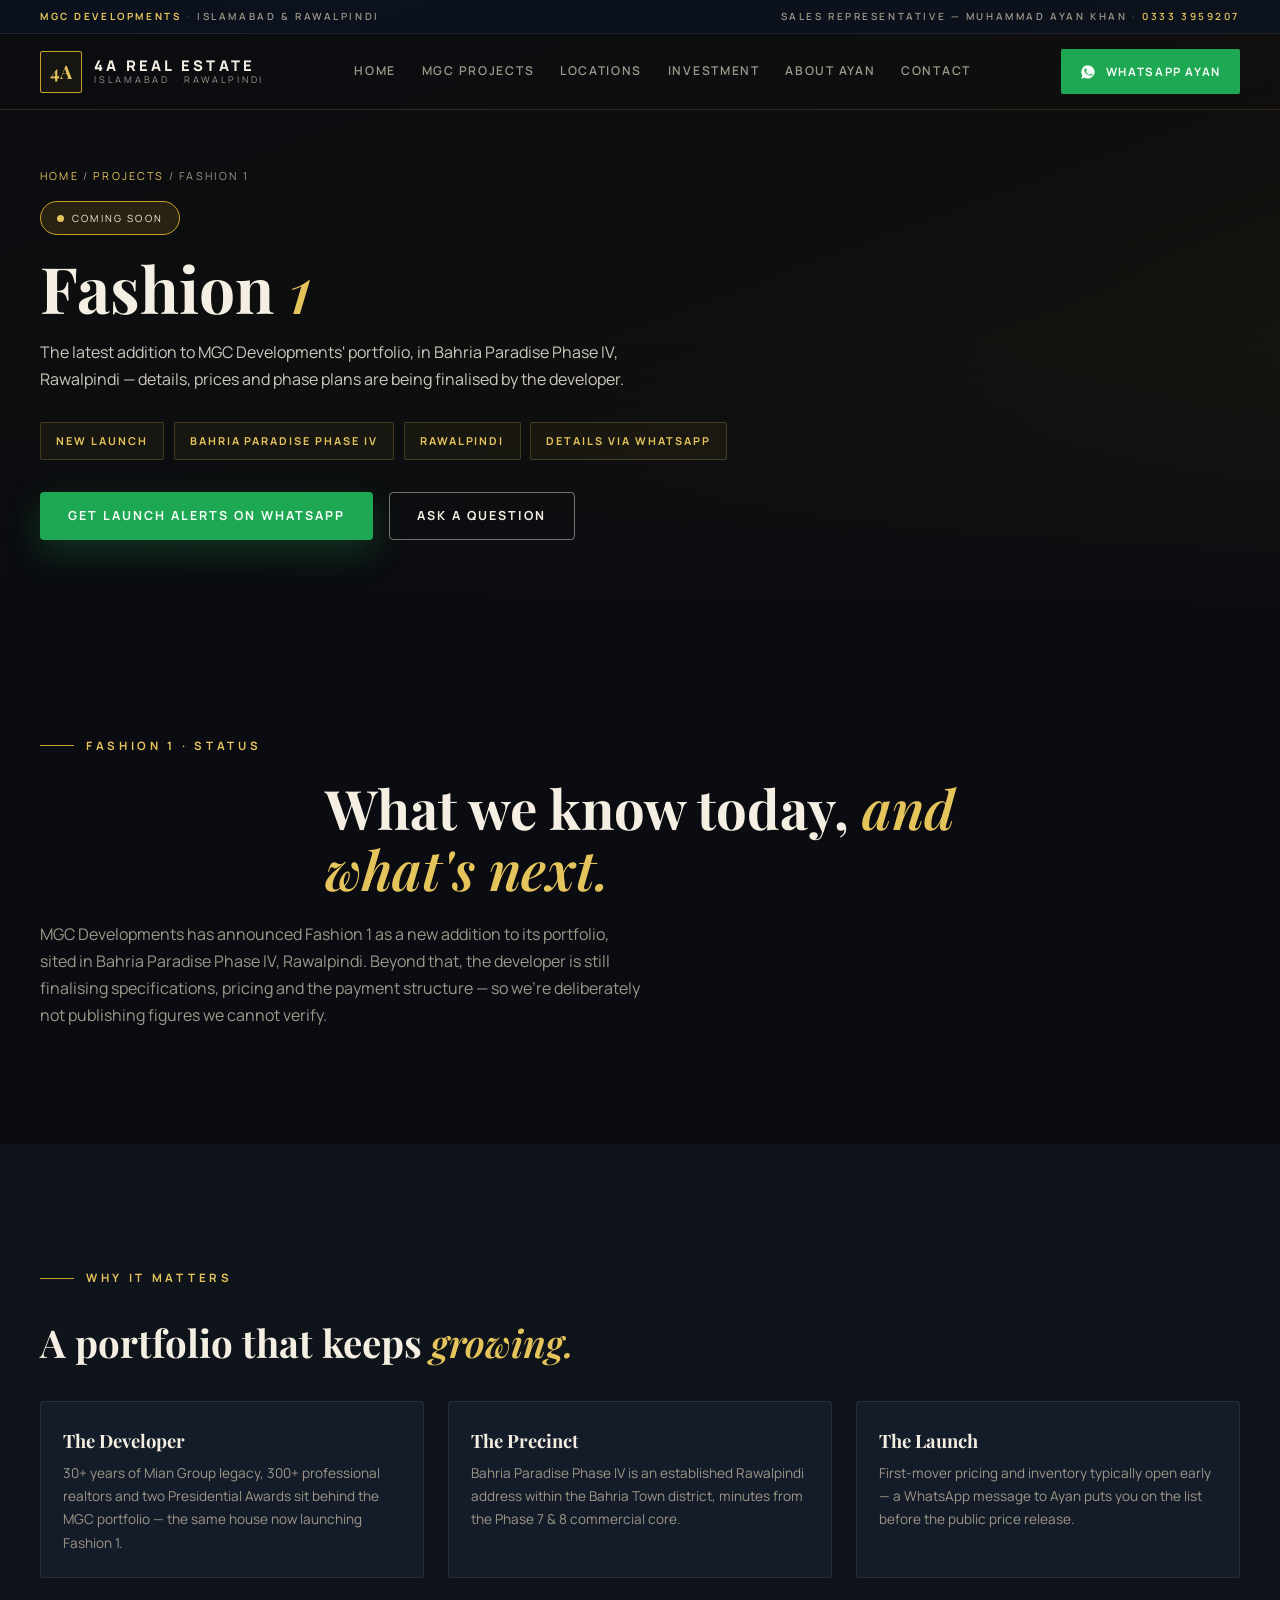
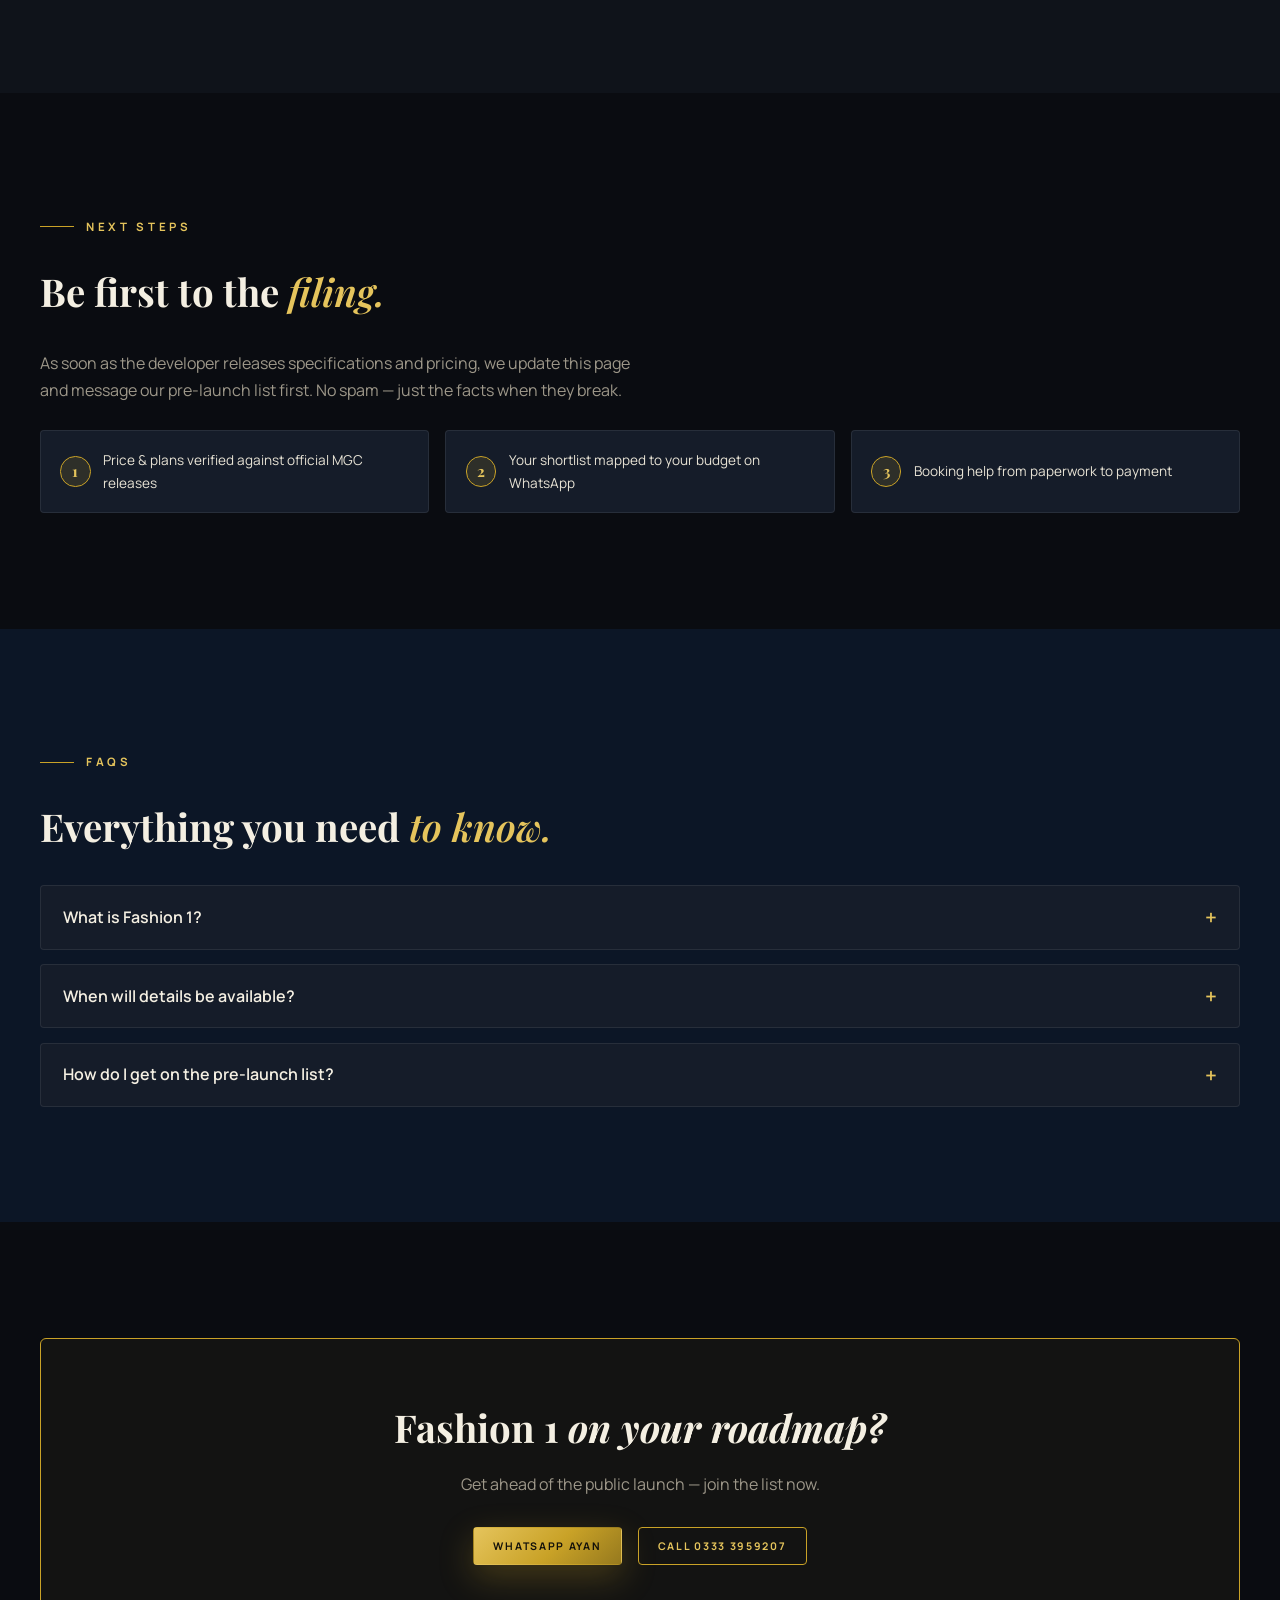
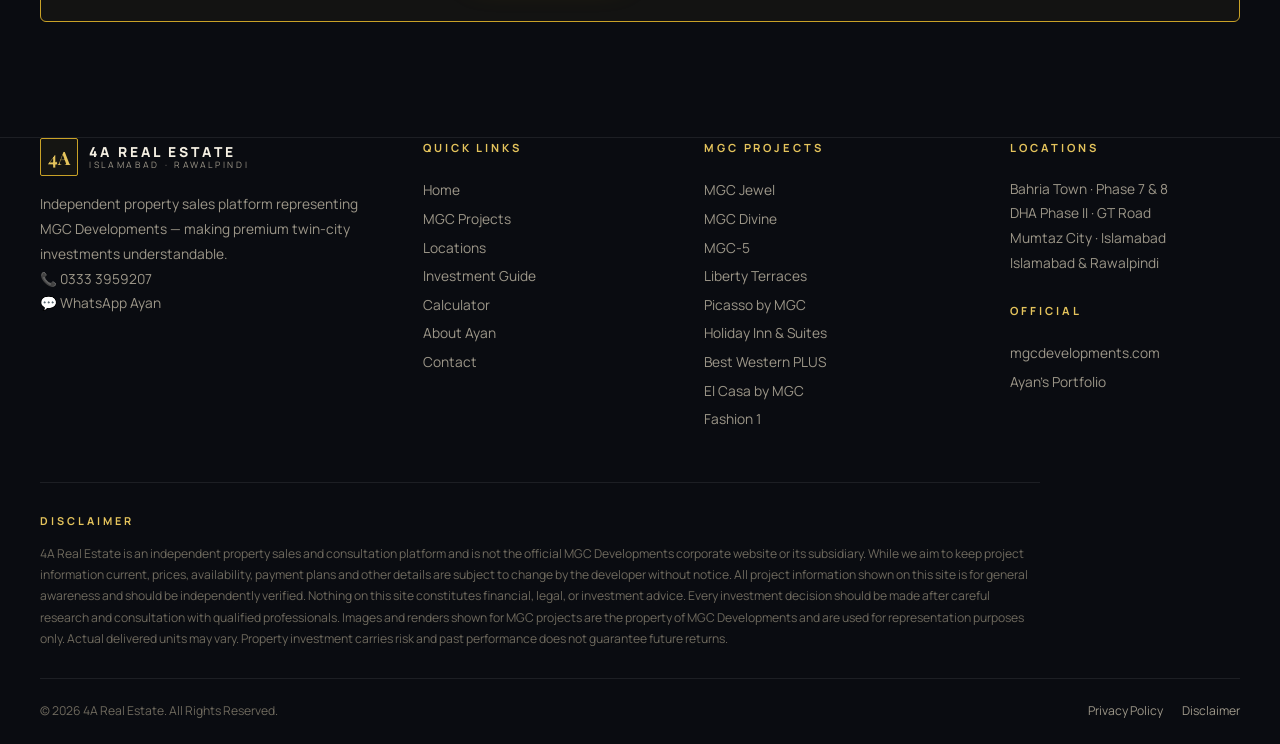
<file: projects/fashion-1.html>
<!DOCTYPE html>
<html lang="en">
<head>
    <meta charset="UTF-8">
    <meta name="viewport" content="width=device-width, initial-scale=1.0">
    <title>Fashion 1 by MGC — New Launch in Bahria Paradise Phase IV | 4A Real Estate</title>
    <meta name="description" content="Fashion 1 by MGC Developments — the latest addition to the portfolio in Bahria Paradise Phase IV, Rawalpindi. Details and prices being finalised. Get launch alerts via 4A Real Estate.">
    <meta name="robots" content="index, follow">
    <link rel="sitemap" href="../sitemap.xml">
    <link rel="canonical" href="https://4a-real-estate.vercel.app/projects/fashion-1.html">
    <meta property="og:title" content="Fashion 1 | 4A Real Estate">
    <meta property="og:description" content="The latest MGC Developments launch in Bahria Paradise Phase IV, Rawalpindi — details and prices being finalised.">
    <meta property="og:type" content="website">
    <meta property="og:url" content="https://4a-real-estate.vercel.app/projects/fashion-1.html">
    <meta property="og:image" content="https://4a-real-estate.vercel.app/images/mgc/awards.jpg">
    <meta name="twitter:card" content="summary_large_image">
    <link rel="icon" href="data:image/svg+xml,%3Csvg xmlns='http://www.w3.org/2000/svg' viewBox='0 0 64 64'%3E%3Crect width='64' height='64' rx='12' fill='%230a0c11'/%3E%3Crect x='3' y='3' width='58' height='58' rx='10' fill='none' stroke='%23c9a227' stroke-width='2'/%3E%3Ctext x='32' y='43' font-family='Georgia,serif' font-size='26' font-weight='bold' fill='%23e5c45c' text-anchor='middle'%3E4A%3C/text%3E%3C/svg%3E">
    <link rel="preconnect" href="https://fonts.googleapis.com">
    <link rel="preconnect" href="https://fonts.gstatic.com" crossorigin>
    <link href="https://fonts.googleapis.com/css2?family=Playfair+Display:ital,wght@0,500;0,600;0,700;0,800;1,500;1,600&family=Manrope:wght@400;500;600;700;800&display=swap" rel="stylesheet">
    <link rel="stylesheet" href="../style.css">
</head>
<body>
    <a class="skip-link" href="#main">Skip to content</a>
    <header class="site-header">
        <div class="tb-topbar">
            <div class="container tb-inner">
                <span><strong>MGC Developments</strong><span class="tb-pipe"> · </span>Islamabad &amp; Rawalpindi</span>
                <span>Sales Representative — Muhammad Ayan Khan<span class="tb-pipe"> · </span><a href="tel:+923333959207">0333 3959207</a></span>
            </div>
        </div>
        <div class="container hdr">
            <a class="logo" href="../index.html#hero" aria-label="4A Real Estate — home">
                <span class="logo-mark">4A</span>
                <span class="logo-word"><strong>4A REAL ESTATE</strong><small>Islamabad · Rawalpindi</small></span>
            </a>
            <nav class="nav-links" aria-label="Primary">
                <a href="../index.html#hero">Home</a>
                <a href="../index.html#projects">MGC Projects</a>
                <a href="../index.html#locations">Locations</a>
                <a href="../index.html#investment">Investment</a>
                <a href="../index.html#ayan">About Ayan</a>
                <a href="../index.html#contact">Contact</a>
            </nav>
            <a class="header-cta" href="tel:+923333959207" aria-label="Call 4A Real Estate on 0333 3959207">0333 3959207</a>
            <a class="header-wa" href="https://wa.me/923333959207?text=Hello%20Muhammad%20Ayan%2C%20I%20found%204A%20Real%20Estate%20and%20I%27m%20interested%20in%20MGC%20Developments%20projects.%20Please%20share%20the%20available%20projects%20and%20current%20payment%20plans." target="_blank" rel="noopener" aria-label="WhatsApp Ayan">
                <svg viewBox="0 0 24 24" fill="currentColor" aria-hidden="true"><path d="M12 2a9.9 9.9 0 0 0-8.6 15L2 22l5.2-1.4A9.94 9.94 0 1 0 12 2zm5.3 14.1c-.2.5-1.2 1-1.7 1-.5 0-1 .2-3.3-.7-2.8-1.1-4.6-4-4.7-4.2-.1-.2-1.1-1.5-1.1-2.9s.7-2 .9-2.3c.2-.3.5-.3.7-.3h.5c.2 0 .4 0 .6.4l.9 2.2c.1.2.1.4 0 .6l-.4.6-.6.6c-.2.2-.4.4-.2.7.2.4.9 1.6 2 2.6 1.4 1.3 2.5 1.7 2.9 1.9.4.2.6.1.8-.1l1.1-1.3c.3-.3.5-.2.8-.1l2.2 1c.4.2.6.3.6.5 0 .2 0 .9-.3 1.6z"/></svg>
                <span class="wt-label">WhatsApp Ayan</span>
            </a>
            <button class="hamburger" id="hamburger" aria-label="Open navigation menu" aria-expanded="false" aria-controls="mobileNav"><span></span><span></span><span></span></button>
        </div>
    </header>
    <nav class="mobile-nav" id="mobileNav" aria-label="Mobile">
        <a class="mnav-link" href="../index.html#hero">Home <em>✳</em></a>
        <a class="mnav-link" href="../index.html#projects">MGC Projects <em>✳</em></a>
        <a class="mnav-link" href="../index.html#locations">Locations <em>✳</em></a>
        <a class="mnav-link" href="../index.html#investment">Investment Guide <em>✳</em></a>
        <a class="mnav-link" href="../index.html#ayan">About Ayan <em>✳</em></a>
        <a class="mnav-link" href="../index.html#contact">Contact <em>✳</em></a>
        <div class="mnav-cta">
            <p class="mnav-hint">Looking for an MGC property?<br><strong>Speak directly with Ayan.</strong></p>
            <a class="btn btn-whatsapp btn-block" href="https://wa.me/923333959207?text=Hello%20Ayan%2C%20I%20found%20Fashion%201%20by%20MGC%20on%20the%204A%20Real%20Estate%20website.%20Please%20share%20the%20latest%20details." target="_blank" rel="noopener">WhatsApp Ayan</a>
            <a class="btn btn-gold btn-block" href="tel:+923333959207">Call 0333 3959207</a>
        </div>
    </nav>

    <main id="main">
        <section class="page-hero ph-gradient" aria-label="Fashion 1 by MGC">
            <div class="container">
                <div class="crumbs"><a href="../index.html">Home</a> / <a href="../index.html#projects">Projects</a> / Fashion 1</div>
                <span class="coming-badge">Coming Soon</span>
                <h1>Fashion <em>1</em></h1>
                <p class="ph-lead">The latest addition to MGC Developments' portfolio, in Bahria Paradise Phase IV, Rawalpindi — details, prices and phase plans are being finalised by the developer.</p>
                <div class="facts-band">
                    <span class="fc-fact">New Launch</span>
                    <span class="fc-fact">Bahria Paradise Phase IV</span>
                    <span class="fc-fact">Rawalpindi</span>
                    <span class="fc-fact">Details via WhatsApp</span>
                </div>
                <div class="featured-cta">
                    <a class="btn btn-whatsapp" href="https://wa.me/923333959207?text=Hello%20Ayan%2C%20I%20found%20Fashion%201%20by%20MGC%20on%20the%204A%20Real%20Estate%20website.%20Please%20share%20the%20latest%20details." target="_blank" rel="noopener">Get Launch Alerts on WhatsApp</a>
                    <a class="btn btn-outline-light" href="../index.html#contact">Ask a Question</a>
                </div>
            </div>
        </section>

        <section class="section">
            <div class="container">
                <div class="section-head reveal">
                    <span class="eyebrow">Fashion 1 · Status</span>
                    <h2 class="section-title">What we know today, <em>and what's next.</em></h2>
                    <p class="lead">MGC Developments has announced Fashion 1 as a new addition to its portfolio, sited in Bahria Paradise Phase IV, Rawalpindi. Beyond that, the developer is still finalising specifications, pricing and the payment structure — so we're deliberately not publishing figures we cannot verify.</p>
                </div>
            </div>
        </section>

        <section class="section on-dark">
            <div class="container">
                <span class="eyebrow reveal">Why it matters</span>
                <h2 class="proj-section-title reveal">A portfolio that keeps <em>growing.</em></h2>
                <div class="type-grid">
                    <article class="type-card reveal">
                        <div class="tc-body">
                            <h4>The Developer</h4>
                            <p>30+ years of Mian Group legacy, 300+ professional realtors and two Presidential Awards sit behind the MGC portfolio — the same house now launching Fashion 1.</p>
                        </div>
                    </article>
                    <article class="type-card reveal" style="--d:.1s">
                        <div class="tc-body">
                            <h4>The Precinct</h4>
                            <p>Bahria Paradise Phase IV is an established Rawalpindi address within the Bahria Town district, minutes from the Phase 7 &amp; 8 commercial core.</p>
                        </div>
                    </article>
                    <article class="type-card reveal" style="--d:.2s">
                        <div class="tc-body">
                            <h4>The Launch</h4>
                            <p>First-mover pricing and inventory typically open early — a WhatsApp message to Ayan puts you on the list before the public price release.</p>
                        </div>
                    </article>
                </div>
            </div>
        </section>

        <section class="section">
            <div class="container">
                <span class="eyebrow reveal">Next Steps</span>
                <h2 class="proj-section-title reveal">Be first to the <em>filing.</em></h2>
                <p class="lead reveal">As soon as the developer releases specifications and pricing, we update this page and message our pre-launch list first. No spam — just the facts when they break.</p>
                <div class="promise-row reveal">
                    <div class="promise-chip"><strong>1</strong> Price &amp; plans verified against official MGC releases</div>
                    <div class="promise-chip"><strong>2</strong> Your shortlist mapped to your budget on WhatsApp</div>
                    <div class="promise-chip"><strong>3</strong> Booking help from paperwork to payment</div>
                </div>
            </div>
        </section>

        <section class="section on-navy">
            <div class="container">
                <span class="eyebrow reveal">FAQs</span>
                <h2 class="proj-section-title reveal">Everything you need <em>to know.</em></h2>
                <details class="faq-details reveal">
                    <summary>What is Fashion 1?</summary>
                    <p>MGC Developments' latest announced project, located in Bahria Paradise Phase IV, Rawalpindi. The developer has not yet released full specifications or pricing.</p>
                </details>
                <details class="faq-details reveal">
                    <summary>When will details be available?</summary>
                    <p>MGC is finalising the launch. The moment verified details release, 4A Real Estate shares them on this page and to pre-launch list members directly.</p>
                </details>
                <details class="faq-details reveal">
                    <summary>How do I get on the pre-launch list?</summary>
                    <p>Message Ayan on WhatsApp with your unit and budget preference. You'll be in the first batch notified when inventory and pricing open.</p>
                </details>
            </div>
        </section>

        <section class="section">
            <div class="container">
                <div class="proj-cta-band reveal">
                    <h2>Fashion 1 <em>on your roadmap?</em></h2>
                    <p>Get ahead of the public launch — join the list now.</p>
                    <div class="pc-actions">
                        <a class="btn btn-gold" href="https://wa.me/923333959207?text=Hello%20Ayan%2C%20I%20found%20Fashion%201%20by%20MGC%20on%20the%204A%20Real%20Estate%20website.%20Please%20share%20the%20latest%20details." target="_blank" rel="noopener">WhatsApp Ayan</a>
                        <a class="btn btn-outline" href="tel:+923333959207">Call 0333 3959207</a>
                    </div>
                </div>
            </div>
        </section>
    </main>

    <footer class="footer">
        <div class="container">
            <div class="footer-grid">
                <div class="f-col f-brand">
                    <div class="f-logo">
                        <span class="logo-mark">4A</span>
                        <span class="logo-word"><strong>4A REAL ESTATE</strong><small>Islamabad · Rawalpindi</small></span>
                    </div>
                    <p>Independent property sales platform representing MGC Developments — making premium twin-city investments understandable.</p>
                    <p>📞 <a href="tel:+923333959207">0333 3959207</a><br>💬 <a href="https://wa.me/923333959207" target="_blank" rel="noopener">WhatsApp Ayan</a></p>
                </div>
                <div class="f-col">
                    <h4>Quick Links</h4>
                    <ul>
                        <li><a href="../index.html#hero">Home</a></li>
                        <li><a href="../index.html#projects">MGC Projects</a></li>
                        <li><a href="../index.html#locations">Locations</a></li>
                        <li><a href="../index.html#investment">Investment Guide</a></li>
                        <li><a href="../index.html#calculator">Calculator</a></li>
                        <li><a href="../index.html#ayan">About Ayan</a></li>
                        <li><a href="../index.html#contact">Contact</a></li>
                    </ul>
                </div>
                <div class="f-col">
                    <h4>MGC Projects</h4>
                    <ul>
                        <li><a href="mgc-jewel.html">MGC Jewel</a></li>
                        <li><a href="mgc-divine.html">MGC Divine</a></li>
                        <li><a href="mgc-5.html">MGC-5</a></li>
                        <li><a href="liberty-terraces.html">Liberty Terraces</a></li>
                        <li><a href="picasso.html">Picasso by MGC</a></li>
                        <li><a href="holiday-inn.html">Holiday Inn &amp; Suites</a></li>
                        <li><a href="best-western.html">Best Western PLUS</a></li>
                        <li><a href="el-casa.html">El Casa by MGC</a></li>
                        <li><a href="fashion-1.html">Fashion 1</a></li>
                    </ul>
                </div>
                <div class="f-col">
                    <h4>Locations</h4>
                    <ul>
                        <li>Bahria Town · Phase 7 &amp; 8</li>
                        <li>DHA Phase II · GT Road</li>
                        <li>Mumtaz City · Islamabad</li>
                        <li>Islamabad &amp; Rawalpindi</li>
                    </ul>
                    <h4 style="margin-top:1.6rem">Official</h4>
                    <ul>
                        <li><a href="https://mgcdevelopments.com/" target="_blank" rel="noopener">mgcdevelopments.com</a></li>
                        <li><a href="https://muhammad-ayan-khan-opal.vercel.app/" target="_blank" rel="noopener">Ayan's Portfolio</a></li>
                    </ul>
                </div>
            </div>
            <div id="disclaimer" class="disclaimer">
                <h4>Disclaimer</h4>
                <p>4A Real Estate is an independent property sales and consultation platform and is not the official MGC Developments corporate website or its subsidiary. While we aim to keep project information current, prices, availability, payment plans and other details are subject to change by the developer without notice. All project information shown on this site is for general awareness and should be independently verified. Nothing on this site constitutes financial, legal, or investment advice. Every investment decision should be made after careful research and consultation with qualified professionals. Images and renders shown for MGC projects are the property of MGC Developments and are used for representation purposes only. Actual delivered units may vary. Property investment carries risk and past performance does not guarantee future returns.</p>
            </div>
            <div class="footer-bottom">
                <p>© <span id="year">2026</span> 4A Real Estate. All Rights Reserved.</p>
                <div class="fb-legal">
                    <a href="#disclaimer">Privacy Policy</a>
                    <a href="#disclaimer">Disclaimer</a>
                </div>
            </div>
        </div>
    </footer>

    <button class="back-to-top" id="backToTop" aria-label="Back to top">
        <svg viewBox="0 0 24 24" fill="none" stroke="currentColor" stroke-width="2" aria-hidden="true"><path d="M12 19V5M5 12l7-7 7 7"/></svg>
    </button>

    <script src="../script.js"></script>
</body>
</html>
</file>
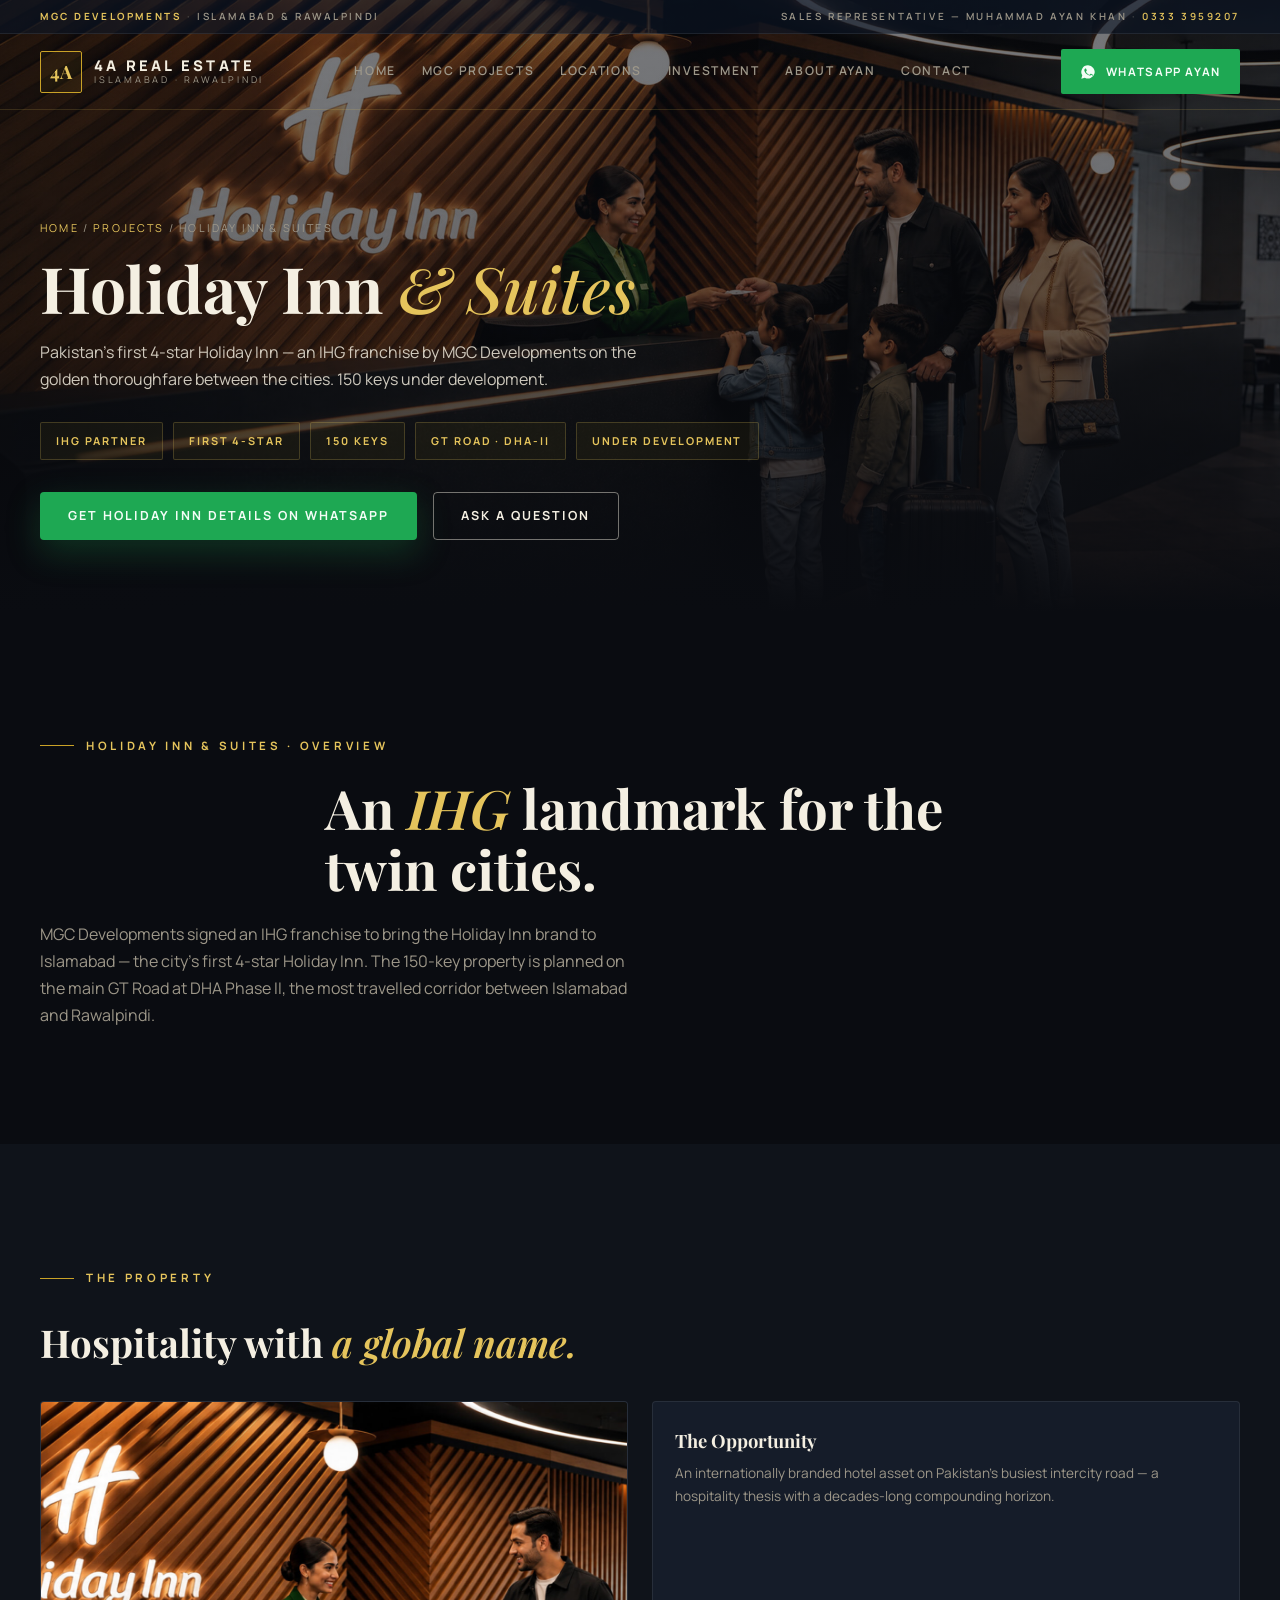
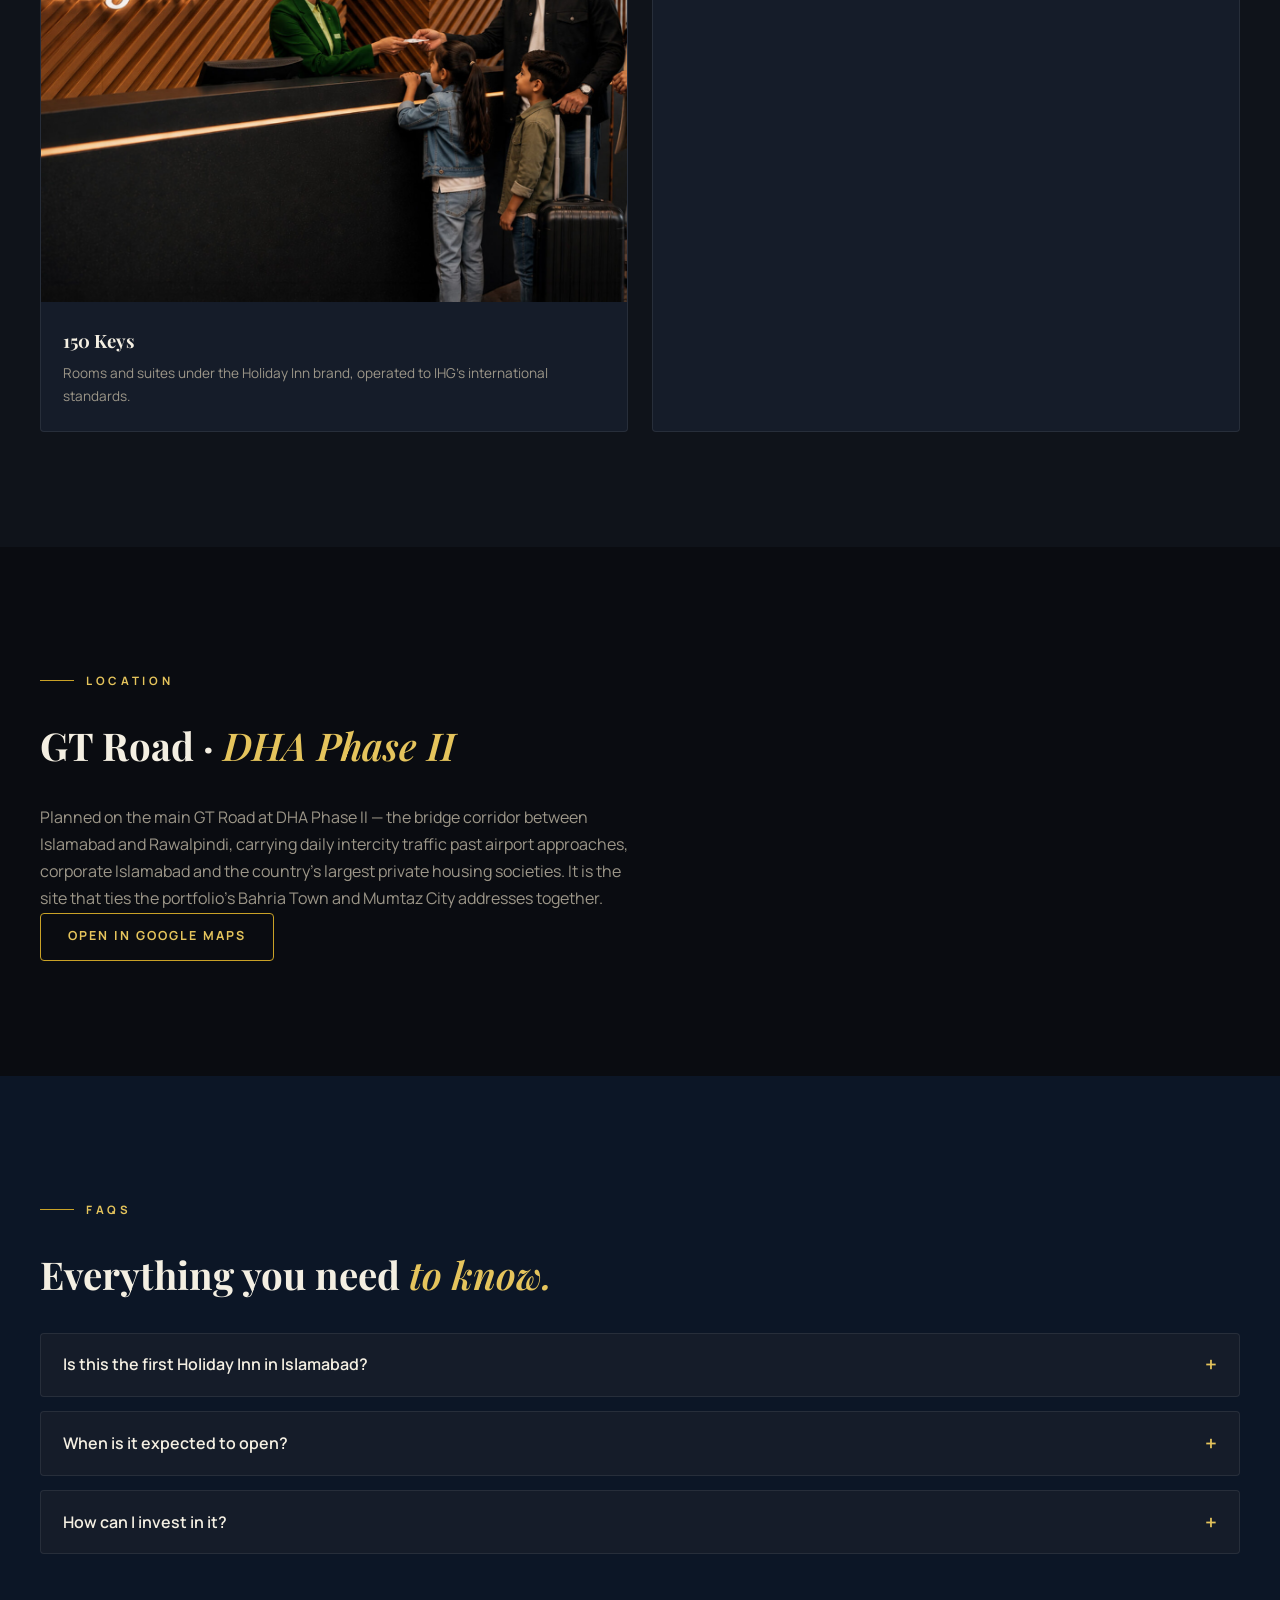
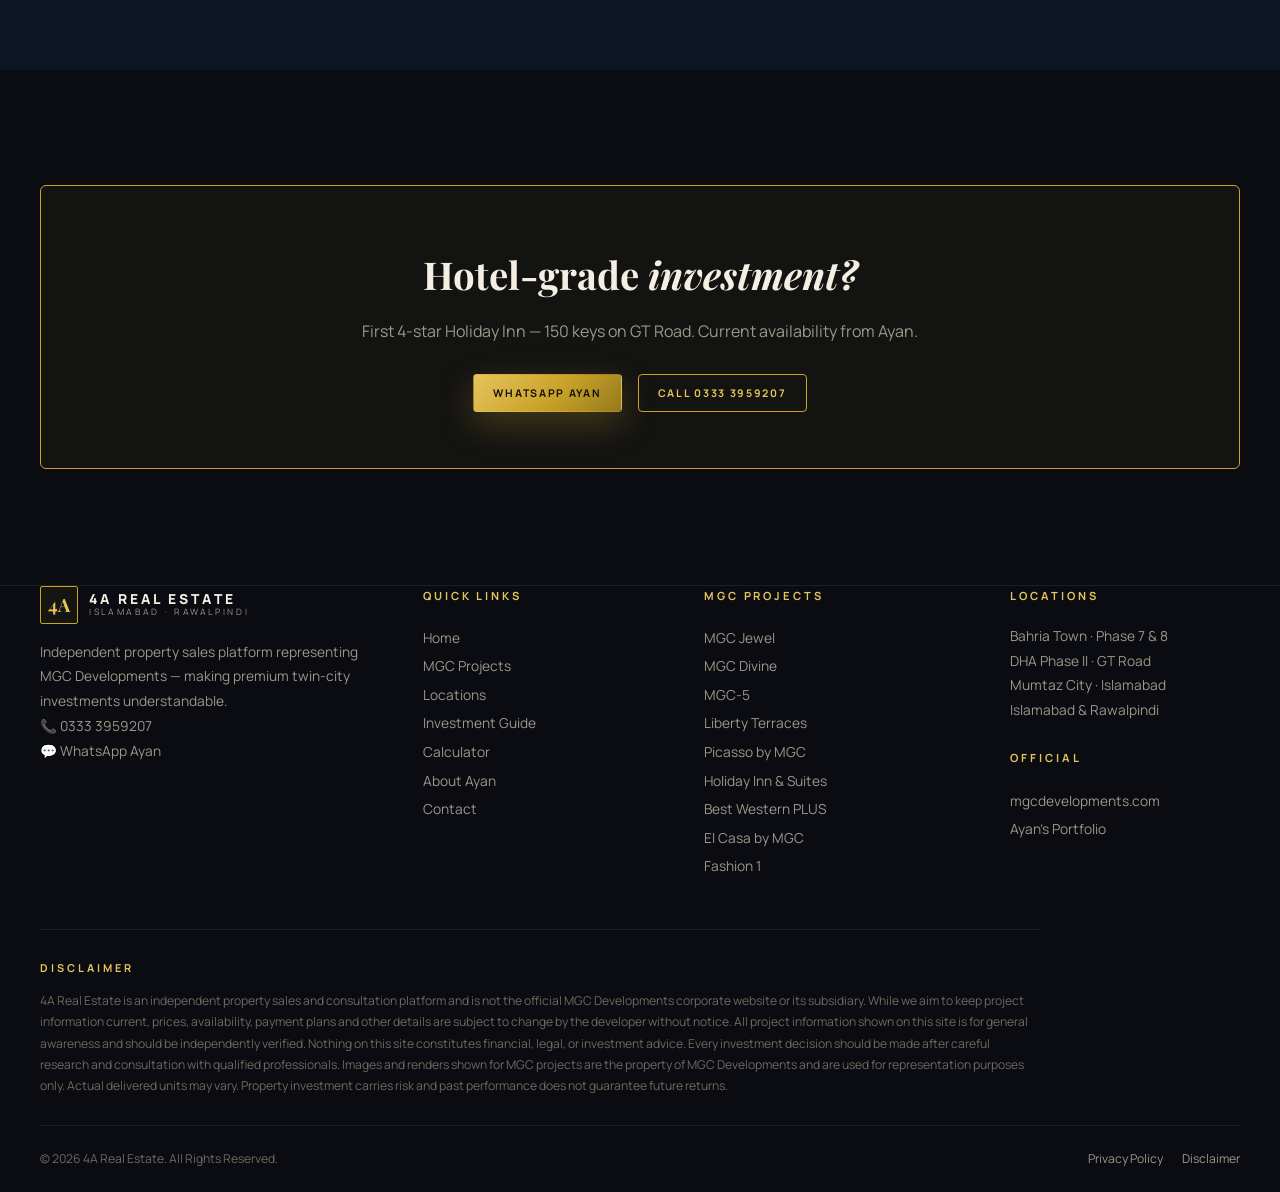
<file: projects/holiday-inn.html>
<!DOCTYPE html>
<html lang="en">
<head>
    <meta charset="UTF-8">
    <meta name="viewport" content="width=device-width, initial-scale=1.0">
    <title>Holiday Inn &amp; Suites Islamabad — IHG Franchise by MGC on GT Road DHA-II | 4A Real Estate</title>
    <meta name="description" content="Holiday Inn &amp; Suites Islamabad by MGC — an IHG franchise with 150 keys on GT Road DHA Phase II. Enquire via 4A Real Estate.">
    <meta name="robots" content="index, follow">
    <link rel="sitemap" href="../sitemap.xml">
    <link rel="canonical" href="https://4a-real-estate.vercel.app/projects/holiday-inn.html">
    <meta property="og:title" content="Holiday Inn &amp; Suites Islamabad | 4A Real Estate">
    <meta property="og:description" content="Pakistan's first 4-star Holiday Inn — an IHG franchise by MGC, 150 keys on GT Road, DHA-II.">
    <meta property="og:type" content="website">
    <meta property="og:url" content="https://4a-real-estate.vercel.app/projects/holiday-inn.html">
    <meta property="og:image" content="https://4a-real-estate.vercel.app/images/mgc/holiday-inn/hero.jpg">
    <meta name="twitter:card" content="summary_large_image">
    <link rel="icon" href="data:image/svg+xml,%3Csvg xmlns='http://www.w3.org/2000/svg' viewBox='0 0 64 64'%3E%3Crect width='64' height='64' rx='12' fill='%230a0c11'/%3E%3Crect x='3' y='3' width='58' height='58' rx='10' fill='none' stroke='%23c9a227' stroke-width='2'/%3E%3Ctext x='32' y='43' font-family='Georgia,serif' font-size='26' font-weight='bold' fill='%23e5c45c' text-anchor='middle'%3E4A%3C/text%3E%3C/svg%3E">
    <link rel="preconnect" href="https://fonts.googleapis.com">
    <link rel="preconnect" href="https://fonts.gstatic.com" crossorigin>
    <link href="https://fonts.googleapis.com/css2?family=Playfair+Display:ital,wght@0,500;0,600;0,700;0,800;1,500;1,600&family=Manrope:wght@400;500;600;700;800&display=swap" rel="stylesheet">
    <link rel="preload" as="image" href="../images/mgc/holiday-inn/hero.jpg" fetchpriority="high">
    <link rel="stylesheet" href="../style.css">
</head>
<body>
    <a class="skip-link" href="#main">Skip to content</a>
    <header class="site-header">
        <div class="tb-topbar">
            <div class="container tb-inner">
                <span><strong>MGC Developments</strong><span class="tb-pipe"> · </span>Islamabad &amp; Rawalpindi</span>
                <span>Sales Representative — Muhammad Ayan Khan<span class="tb-pipe"> · </span><a href="tel:+923333959207">0333 3959207</a></span>
            </div>
        </div>
        <div class="container hdr">
            <a class="logo" href="../index.html#hero" aria-label="4A Real Estate — home">
                <span class="logo-mark">4A</span>
                <span class="logo-word"><strong>4A REAL ESTATE</strong><small>Islamabad · Rawalpindi</small></span>
            </a>
            <nav class="nav-links" aria-label="Primary">
                <a href="../index.html#hero">Home</a>
                <a href="../index.html#projects">MGC Projects</a>
                <a href="../index.html#locations">Locations</a>
                <a href="../index.html#investment">Investment</a>
                <a href="../index.html#ayan">About Ayan</a>
                <a href="../index.html#contact">Contact</a>
            </nav>
            <a class="header-cta" href="tel:+923333959207" aria-label="Call 4A Real Estate on 0333 3959207">0333 3959207</a>
            <a class="header-wa" href="https://wa.me/923333959207?text=Hello%20Muhammad%20Ayan%2C%20I%20found%204A%20Real%20Estate%20and%20I%27m%20interested%20in%20MGC%20Developments%20projects.%20Please%20share%20the%20available%20projects%20and%20current%20payment%20plans." target="_blank" rel="noopener" aria-label="WhatsApp Ayan">
                <svg viewBox="0 0 24 24" fill="currentColor" aria-hidden="true"><path d="M12 2a9.9 9.9 0 0 0-8.6 15L2 22l5.2-1.4A9.94 9.94 0 1 0 12 2zm5.3 14.1c-.2.5-1.2 1-1.7 1-.5 0-1 .2-3.3-.7-2.8-1.1-4.6-4-4.7-4.2-.1-.2-1.1-1.5-1.1-2.9s.7-2 .9-2.3c.2-.3.5-.3.7-.3h.5c.2 0 .4 0 .6.4l.9 2.2c.1.2.1.4 0 .6l-.4.6-.6.6c-.2.2-.4.4-.2.7.2.4.9 1.6 2 2.6 1.4 1.3 2.5 1.7 2.9 1.9.4.2.6.1.8-.1l1.1-1.3c.3-.3.5-.2.8-.1l2.2 1c.4.2.6.3.6.5 0 .2 0 .9-.3 1.6z"/></svg>
                <span class="wt-label">WhatsApp Ayan</span>
            </a>
            <button class="hamburger" id="hamburger" aria-label="Open navigation menu" aria-expanded="false" aria-controls="mobileNav"><span></span><span></span><span></span></button>
        </div>
    </header>
    <nav class="mobile-nav" id="mobileNav" aria-label="Mobile">
        <a class="mnav-link" href="../index.html#hero">Home <em>✳</em></a>
        <a class="mnav-link" href="../index.html#projects">MGC Projects <em>✳</em></a>
        <a class="mnav-link" href="../index.html#locations">Locations <em>✳</em></a>
        <a class="mnav-link" href="../index.html#investment">Investment Guide <em>✳</em></a>
        <a class="mnav-link" href="../index.html#ayan">About Ayan <em>✳</em></a>
        <a class="mnav-link" href="../index.html#contact">Contact <em>✳</em></a>
        <div class="mnav-cta">
            <p class="mnav-hint">Looking for an MGC property?<br><strong>Speak directly with Ayan.</strong></p>
            <a class="btn btn-whatsapp btn-block" href="https://wa.me/923333959207?text=Hello%20Ayan%2C%20I%20found%20the%20Holiday%20Inn%20%26%20Suites%20Islamabad%20project%20on%20the%204A%20Real%20Estate%20website.%20Please%20share%20the%20latest%20availability%20and%20investment%20details." target="_blank" rel="noopener">WhatsApp Ayan</a>
            <a class="btn btn-gold btn-block" href="tel:+923333959207">Call 0333 3959207</a>
        </div>
    </nav>

    <main id="main">
        <section class="page-hero" style="background-image:url('../images/mgc/holiday-inn/hero.jpg')" aria-label="Holiday Inn andamp; Suites Islamabad">
            <div class="container">
                <div class="crumbs"><a href="../index.html">Home</a> / <a href="../index.html#projects">Projects</a> / Holiday Inn &amp; Suites</div>
                <h1>Holiday Inn <em>&amp; Suites</em></h1>
                <p class="ph-lead">Pakistan's first 4-star Holiday Inn — an IHG franchise by MGC Developments on the golden thoroughfare between the cities. 150 keys under development.</p>
                <div class="facts-band">
                    <span class="fc-fact">IHG Partner</span>
                    <span class="fc-fact">First 4-star</span>
                    <span class="fc-fact">150 Keys</span>
                    <span class="fc-fact">GT Road · DHA-II</span>
                    <span class="fc-fact">Under Development</span>
                </div>
                <div class="featured-cta">
                    <a class="btn btn-whatsapp" href="https://wa.me/923333959207?text=Hello%20Ayan%2C%20I%20found%20the%20Holiday%20Inn%20%26%20Suites%20Islamabad%20project%20on%20the%204A%20Real%20Estate%20website.%20Please%20share%20the%20latest%20availability%20and%20investment%20details." target="_blank" rel="noopener">Get Holiday Inn Details on WhatsApp</a>
                    <a class="btn btn-outline-light" href="../index.html#contact">Ask a Question</a>
                </div>
            </div>
        </section>

        <section class="section">
            <div class="container">
                <div class="section-head reveal">
                    <span class="eyebrow">Holiday Inn &amp; Suites · Overview</span>
                    <h2 class="section-title">An <em>IHG</em> landmark for the twin cities.</h2>
                    <p class="lead">MGC Developments signed an IHG franchise to bring the Holiday Inn brand to Islamabad — the city's first 4-star Holiday Inn. The 150-key property is planned on the main GT Road at DHA Phase II, the most travelled corridor between Islamabad and Rawalpindi.</p>
                </div>
            </div>
        </section>

        <section class="section on-dark">
            <div class="container">
                <span class="eyebrow reveal">The Property</span>
                <h2 class="proj-section-title reveal">Hospitality with <em>a global name.</em></h2>
                <div class="type-grid">
                    <article class="type-card reveal">
                        <img src="../images/mgc/holiday-inn/hero.jpg" alt="Holiday Inn &amp; Suites Islamabad hotel render on GT Road, DHA Phase II" width="800" height="500" loading="lazy" decoding="async" data-cap="The Hotel">
                        <div class="tc-body">
                            <h4>150 Keys</h4>
                            <p>Rooms and suites under the Holiday Inn brand, operated to IHG's international standards.</p>
                        </div>
                    </article>
                    <article class="type-card reveal" style="--d:.1s">
                        <div class="tc-body">
                            <h4>The Opportunity</h4>
                            <p>An internationally branded hotel asset on Pakistan's busiest intercity road — a hospitality thesis with a decades-long compounding horizon.</p>
                        </div>
                    </article>
                </div>
            </div>
        </section>

        <section class="section">
            <div class="container">
                <span class="eyebrow reveal">Location</span>
                <h2 class="proj-section-title reveal">GT Road · <em>DHA Phase II</em></h2>
                <p class="lead reveal">Planned on the main GT Road at DHA Phase II — the bridge corridor between Islamabad and Rawalpindi, carrying daily intercity traffic past airport approaches, corporate Islamabad and the country's largest private housing societies. It is the site that ties the portfolio's Bahria Town and Mumtaz City addresses together.</p>
                <a class="btn btn-outline reveal" href="https://www.google.com/maps/search/?api=1&amp;query=DHA+Phase+2+GT+Road+Islamabad" target="_blank" rel="noopener">Open in Google Maps</a>
            </div>
        </section>

        <section class="section on-navy">
            <div class="container">
                <span class="eyebrow reveal">FAQs</span>
                <h2 class="proj-section-title reveal">Everything you need <em>to know.</em></h2>
                <details class="faq-details reveal">
                    <summary>Is this the first Holiday Inn in Islamabad?</summary>
                    <p>It is billed by MGC as Pakistan's first 4-star Holiday Inn, delivered under an IHG franchise — a global brand name not previously at this tier in the capital.</p>
                </details>
                <details class="faq-details reveal">
                    <summary>When is it expected to open?</summary>
                    <p>MGC has not announced a confirmed opening date. Construction timelines in real estate shift, so treat any schedule as indicative — Ayan can share the latest status on WhatsApp.</p>
                </details>
                <details class="faq-details reveal">
                    <summary>How can I invest in it?</summary>
                    <p>Contact 4A Real Estate for current availability, booking terms and payment structures — Ayan shortlists what is open today.</p>
                </details>
            </div>
        </section>

        <section class="section">
            <div class="container">
                <div class="proj-cta-band reveal">
                    <h2>Hotel-grade <em>investment?</em></h2>
                    <p>First 4-star Holiday Inn — 150 keys on GT Road. Current availability from Ayan.</p>
                    <div class="pc-actions">
                        <a class="btn btn-gold" href="https://wa.me/923333959207?text=Hello%20Ayan%2C%20I%20found%20the%20Holiday%20Inn%20%26%20Suites%20Islamabad%20project%20on%20the%204A%20Real%20Estate%20website.%20Please%20share%20the%20latest%20availability%20and%20investment%20details." target="_blank" rel="noopener">WhatsApp Ayan</a>
                        <a class="btn btn-outline" href="tel:+923333959207">Call 0333 3959207</a>
                    </div>
                </div>
            </div>
        </section>
    </main>

    <footer class="footer">
        <div class="container">
            <div class="footer-grid">
                <div class="f-col f-brand">
                    <div class="f-logo">
                        <span class="logo-mark">4A</span>
                        <span class="logo-word"><strong>4A REAL ESTATE</strong><small>Islamabad · Rawalpindi</small></span>
                    </div>
                    <p>Independent property sales platform representing MGC Developments — making premium twin-city investments understandable.</p>
                    <p>📞 <a href="tel:+923333959207">0333 3959207</a><br>💬 <a href="https://wa.me/923333959207" target="_blank" rel="noopener">WhatsApp Ayan</a></p>
                </div>
                <div class="f-col">
                    <h4>Quick Links</h4>
                    <ul>
                        <li><a href="../index.html#hero">Home</a></li>
                        <li><a href="../index.html#projects">MGC Projects</a></li>
                        <li><a href="../index.html#locations">Locations</a></li>
                        <li><a href="../index.html#investment">Investment Guide</a></li>
                        <li><a href="../index.html#calculator">Calculator</a></li>
                        <li><a href="../index.html#ayan">About Ayan</a></li>
                        <li><a href="../index.html#contact">Contact</a></li>
                    </ul>
                </div>
                <div class="f-col">
                    <h4>MGC Projects</h4>
                    <ul>
                        <li><a href="mgc-jewel.html">MGC Jewel</a></li>
                        <li><a href="mgc-divine.html">MGC Divine</a></li>
                        <li><a href="mgc-5.html">MGC-5</a></li>
                        <li><a href="liberty-terraces.html">Liberty Terraces</a></li>
                        <li><a href="picasso.html">Picasso by MGC</a></li>
                        <li><a href="holiday-inn.html">Holiday Inn &amp; Suites</a></li>
                        <li><a href="best-western.html">Best Western PLUS</a></li>
                        <li><a href="el-casa.html">El Casa by MGC</a></li>
                        <li><a href="fashion-1.html">Fashion 1</a></li>
                    </ul>
                </div>
                <div class="f-col">
                    <h4>Locations</h4>
                    <ul>
                        <li>Bahria Town · Phase 7 &amp; 8</li>
                        <li>DHA Phase II · GT Road</li>
                        <li>Mumtaz City · Islamabad</li>
                        <li>Islamabad &amp; Rawalpindi</li>
                    </ul>
                    <h4 style="margin-top:1.6rem">Official</h4>
                    <ul>
                        <li><a href="https://mgcdevelopments.com/" target="_blank" rel="noopener">mgcdevelopments.com</a></li>
                        <li><a href="https://muhammad-ayan-khan-opal.vercel.app/" target="_blank" rel="noopener">Ayan's Portfolio</a></li>
                    </ul>
                </div>
            </div>
            <div id="disclaimer" class="disclaimer">
                <h4>Disclaimer</h4>
                <p>4A Real Estate is an independent property sales and consultation platform and is not the official MGC Developments corporate website or its subsidiary. While we aim to keep project information current, prices, availability, payment plans and other details are subject to change by the developer without notice. All project information shown on this site is for general awareness and should be independently verified. Nothing on this site constitutes financial, legal, or investment advice. Every investment decision should be made after careful research and consultation with qualified professionals. Images and renders shown for MGC projects are the property of MGC Developments and are used for representation purposes only. Actual delivered units may vary. Property investment carries risk and past performance does not guarantee future returns.</p>
            </div>
            <div class="footer-bottom">
                <p>© <span id="year">2026</span> 4A Real Estate. All Rights Reserved.</p>
                <div class="fb-legal">
                    <a href="#disclaimer">Privacy Policy</a>
                    <a href="#disclaimer">Disclaimer</a>
                </div>
            </div>
        </div>
    </footer>

    <button class="back-to-top" id="backToTop" aria-label="Back to top">
        <svg viewBox="0 0 24 24" fill="none" stroke="currentColor" stroke-width="2" aria-hidden="true"><path d="M12 19V5M5 12l7-7 7 7"/></svg>
    </button>

    <script src="../script.js"></script>
</body>
</html>
</file>
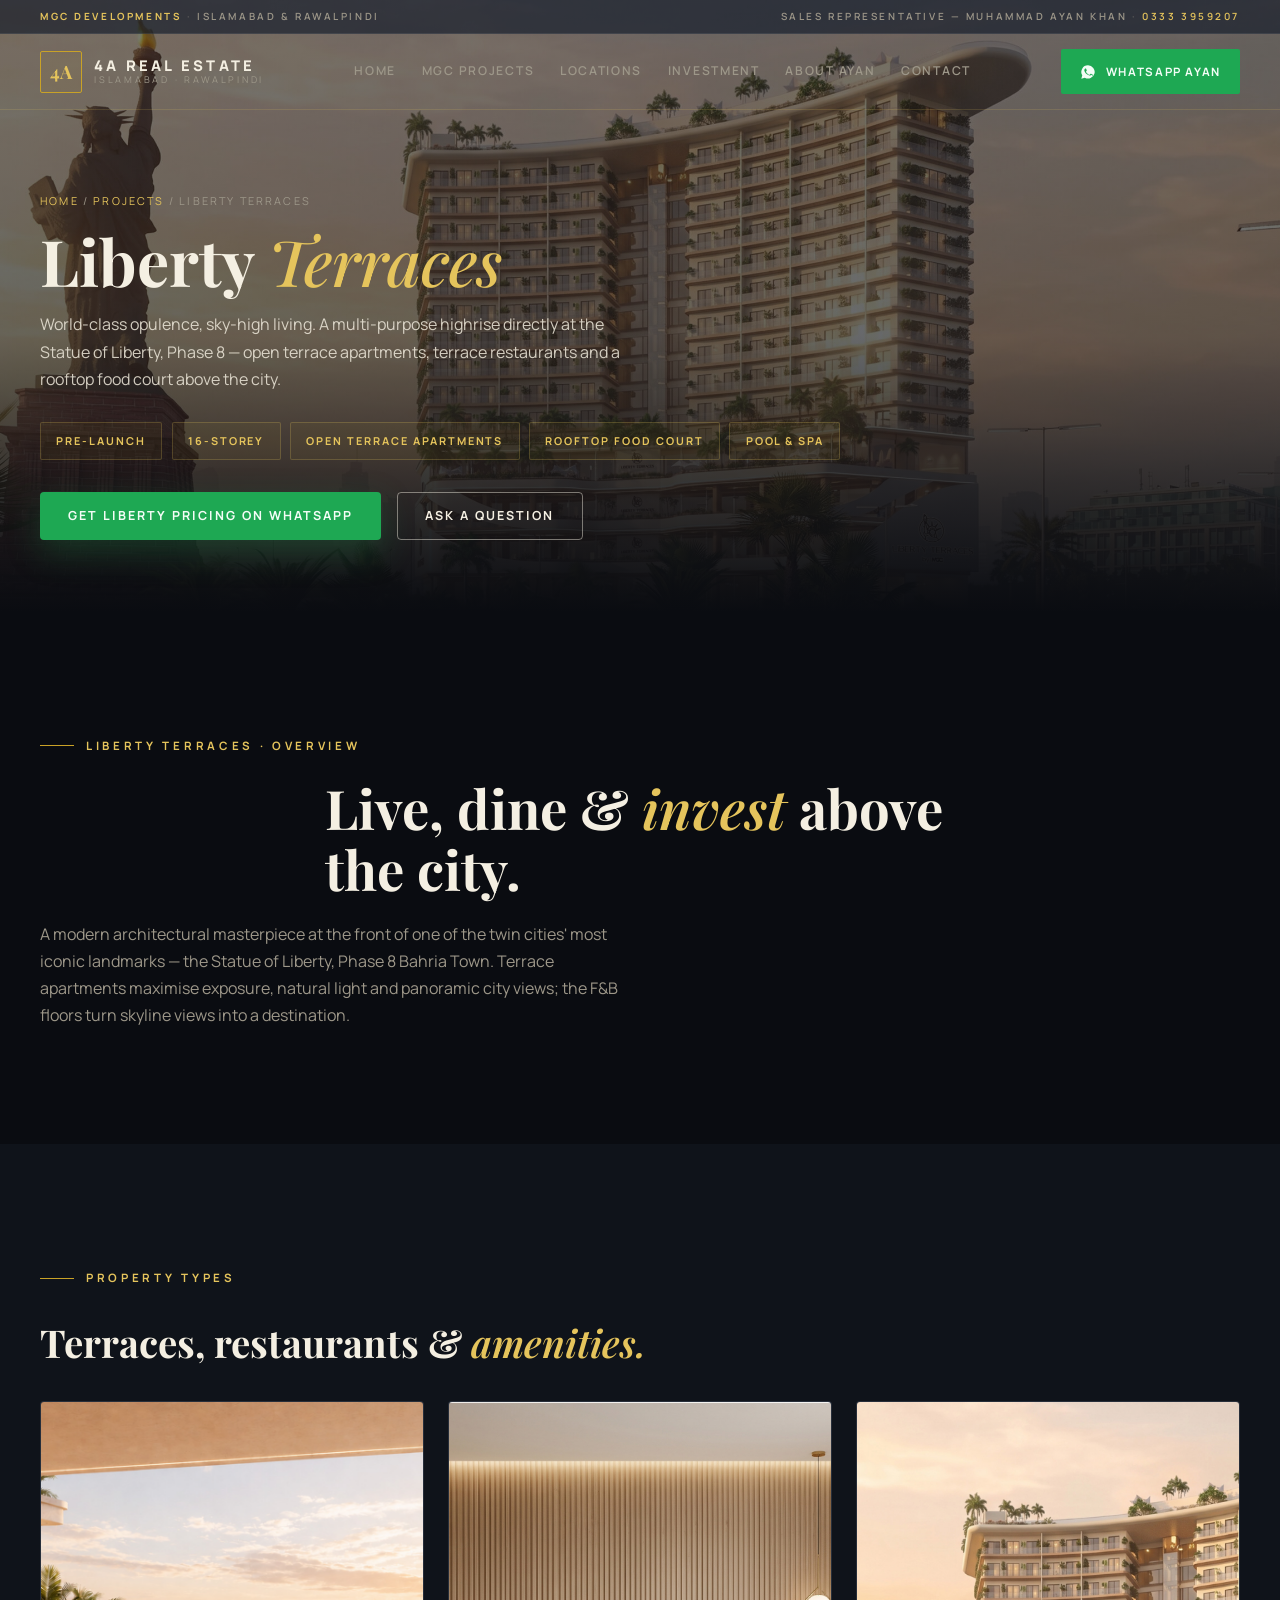
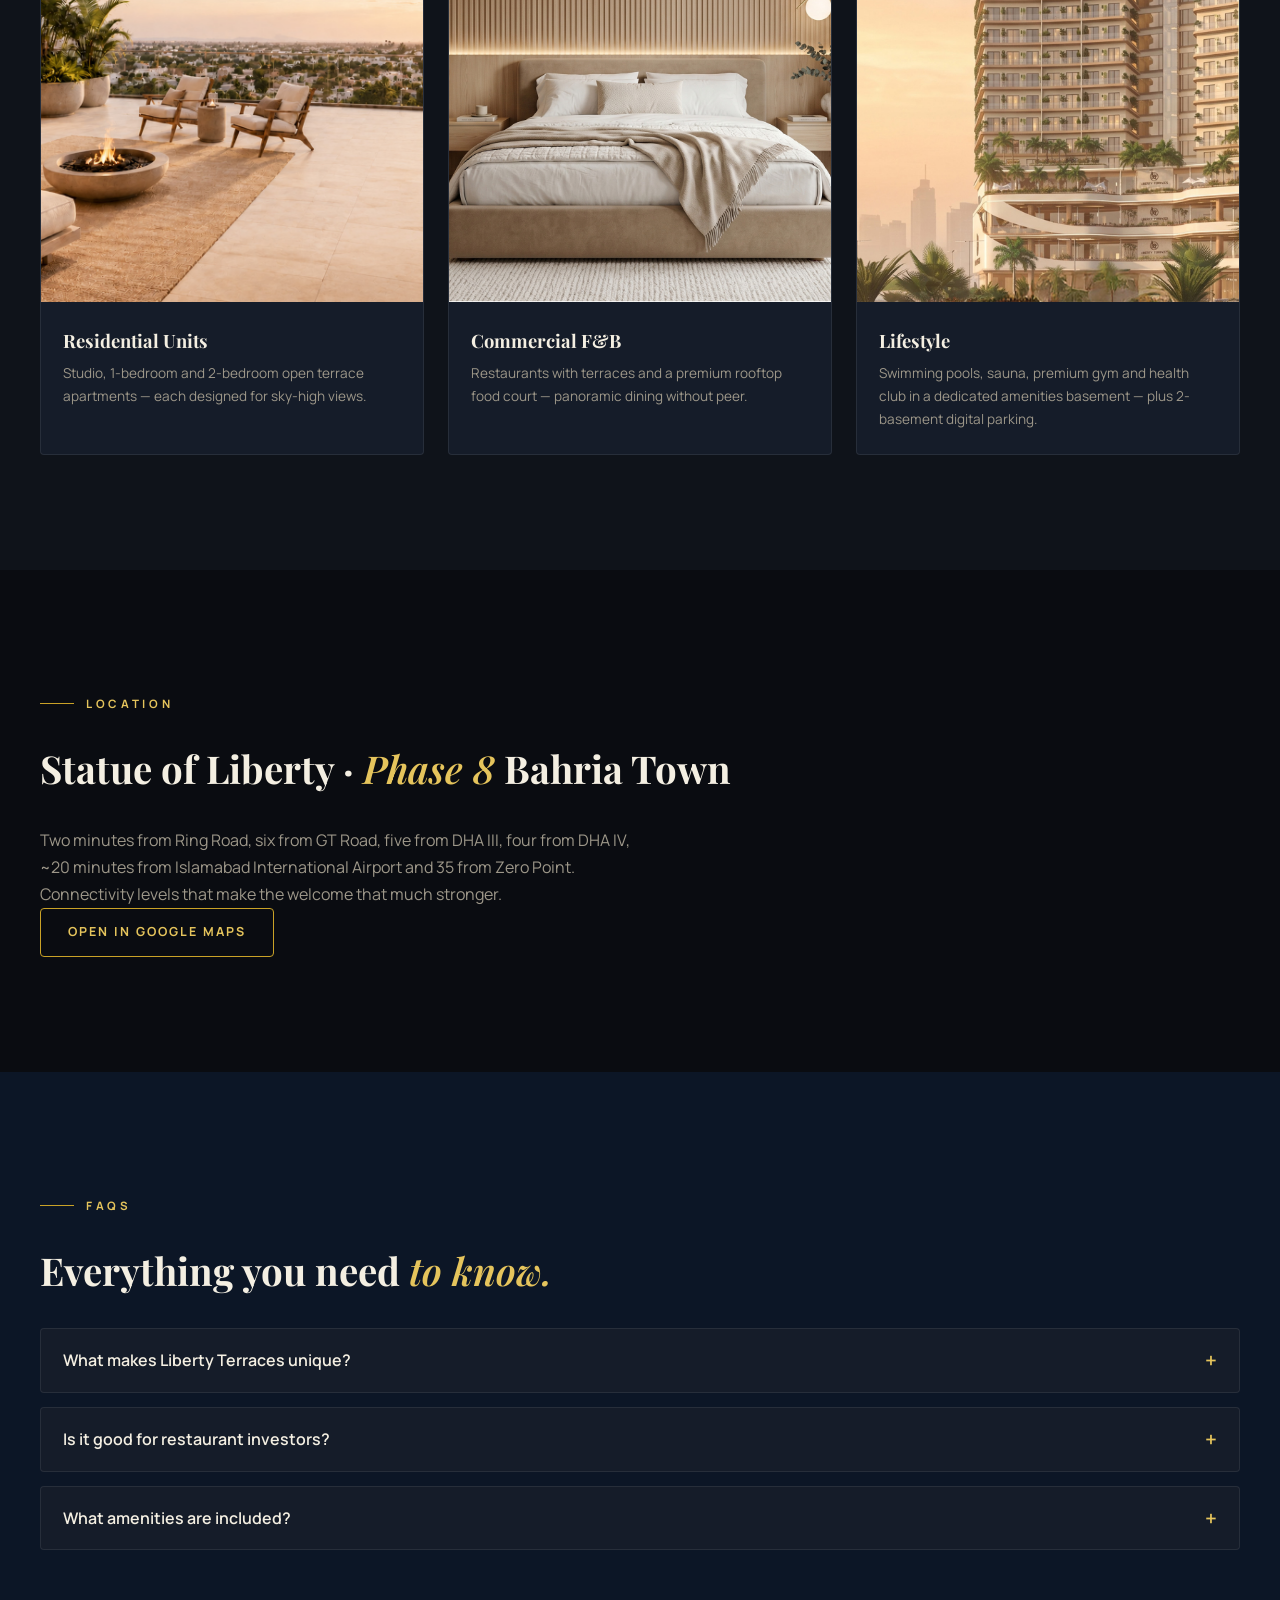
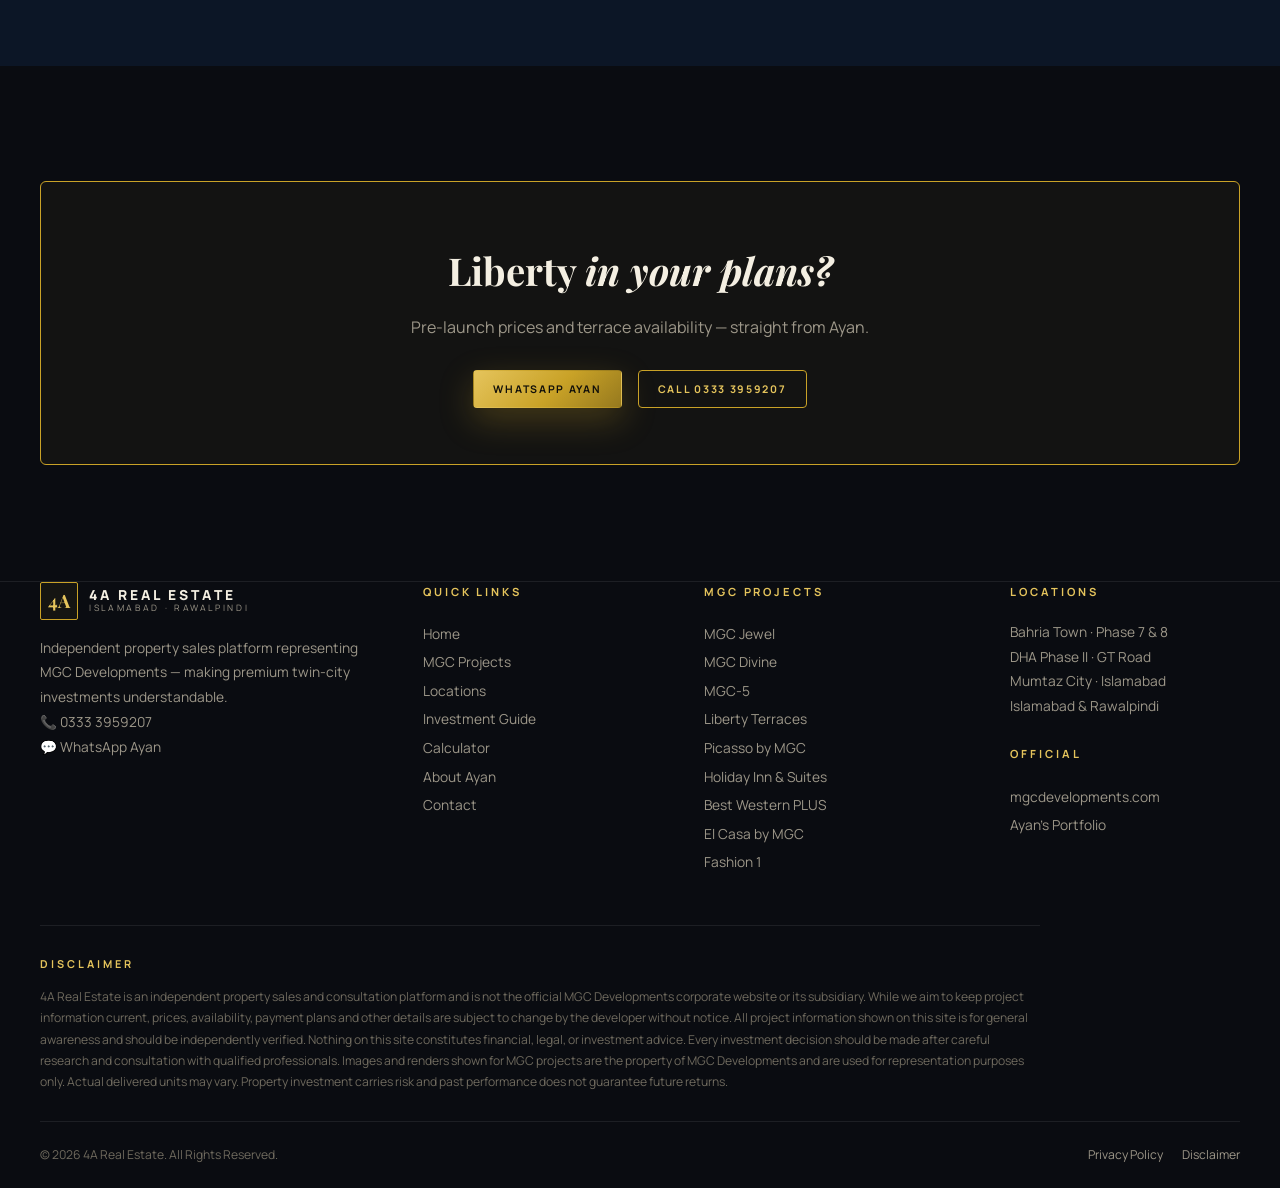
<file: projects/liberty-terraces.html>
<!DOCTYPE html>
<html lang="en">
<head>
    <meta charset="UTF-8">
    <meta name="viewport" content="width=device-width, initial-scale=1.0">
    <title>Liberty Terraces — MGC Developments Project at Statue of Liberty, Bahria Town Phase 8 | 4A Real Estate</title>
    <meta name="description" content="Liberty Terraces by MGC — open terrace apartments, terrace restaurants and a rooftop food court at the Statue of Liberty, Phase 8 Bahria Town. Pre-launch availability via 4A Real Estate.">
    <meta name="robots" content="index, follow">
    <link rel="sitemap" href="../sitemap.xml">
    <link rel="canonical" href="https://4a-real-estate.vercel.app/projects/liberty-terraces.html">
    <meta property="og:title" content="Liberty Terraces | 4A Real Estate">
    <meta property="og:description" content="Open terrace apartments and sky dining at the Statue of Liberty, Phase 8 Bahria Town.">
    <meta property="og:type" content="website">
    <meta property="og:url" content="https://4a-real-estate.vercel.app/projects/liberty-terraces.html">
    <meta property="og:image" content="https://4a-real-estate.vercel.app/images/mgc/liberty/hero.jpg">
    <meta name="twitter:card" content="summary_large_image">
    <link rel="icon" href="data:image/svg+xml,%3Csvg xmlns='http://www.w3.org/2000/svg' viewBox='0 0 64 64'%3E%3Crect width='64' height='64' rx='12' fill='%230a0c11'/%3E%3Crect x='3' y='3' width='58' height='58' rx='10' fill='none' stroke='%23c9a227' stroke-width='2'/%3E%3Ctext x='32' y='43' font-family='Georgia,serif' font-size='26' font-weight='bold' fill='%23e5c45c' text-anchor='middle'%3E4A%3C/text%3E%3C/svg%3E">
    <link rel="preconnect" href="https://fonts.googleapis.com">
    <link rel="preconnect" href="https://fonts.gstatic.com" crossorigin>
    <link href="https://fonts.googleapis.com/css2?family=Playfair+Display:ital,wght@0,500;0,600;0,700;0,800;1,500;1,600&family=Manrope:wght@400;500;600;700;800&display=swap" rel="stylesheet">
    <link rel="preload" as="image" href="../images/mgc/liberty/hero.jpg" fetchpriority="high">
    <link rel="stylesheet" href="../style.css">
</head>
<body>
    <a class="skip-link" href="#main">Skip to content</a>
    <header class="site-header">
        <div class="tb-topbar">
            <div class="container tb-inner">
                <span><strong>MGC Developments</strong><span class="tb-pipe"> · </span>Islamabad &amp; Rawalpindi</span>
                <span>Sales Representative — Muhammad Ayan Khan<span class="tb-pipe"> · </span><a href="tel:+923333959207">0333 3959207</a></span>
            </div>
        </div>
        <div class="container hdr">
            <a class="logo" href="../index.html#hero" aria-label="4A Real Estate — home">
                <span class="logo-mark">4A</span>
                <span class="logo-word"><strong>4A REAL ESTATE</strong><small>Islamabad · Rawalpindi</small></span>
            </a>
            <nav class="nav-links" aria-label="Primary">
                <a href="../index.html#hero">Home</a>
                <a href="../index.html#projects">MGC Projects</a>
                <a href="../index.html#locations">Locations</a>
                <a href="../index.html#investment">Investment</a>
                <a href="../index.html#ayan">About Ayan</a>
                <a href="../index.html#contact">Contact</a>
            </nav>
            <a class="header-cta" href="tel:+923333959207" aria-label="Call 4A Real Estate on 0333 3959207">0333 3959207</a>
            <a class="header-wa" href="https://wa.me/923333959207?text=Hello%20Muhammad%20Ayan%2C%20I%20found%204A%20Real%20Estate%20and%20I%27m%20interested%20in%20MGC%20Developments%20projects.%20Please%20share%20the%20available%20projects%20and%20current%20payment%20plans." target="_blank" rel="noopener" aria-label="WhatsApp Ayan">
                <svg viewBox="0 0 24 24" fill="currentColor" aria-hidden="true"><path d="M12 2a9.9 9.9 0 0 0-8.6 15L2 22l5.2-1.4A9.94 9.94 0 1 0 12 2zm5.3 14.1c-.2.5-1.2 1-1.7 1-.5 0-1 .2-3.3-.7-2.8-1.1-4.6-4-4.7-4.2-.1-.2-1.1-1.5-1.1-2.9s.7-2 .9-2.3c.2-.3.5-.3.7-.3h.5c.2 0 .4 0 .6.4l.9 2.2c.1.2.1.4 0 .6l-.4.6-.6.6c-.2.2-.4.4-.2.7.2.4.9 1.6 2 2.6 1.4 1.3 2.5 1.7 2.9 1.9.4.2.6.1.8-.1l1.1-1.3c.3-.3.5-.2.8-.1l2.2 1c.4.2.6.3.6.5 0 .2 0 .9-.3 1.6z"/></svg>
                <span class="wt-label">WhatsApp Ayan</span>
            </a>
            <button class="hamburger" id="hamburger" aria-label="Open navigation menu" aria-expanded="false" aria-controls="mobileNav"><span></span><span></span><span></span></button>
        </div>
    </header>
    <nav class="mobile-nav" id="mobileNav" aria-label="Mobile">
        <a class="mnav-link" href="../index.html#hero">Home <em>✳</em></a>
        <a class="mnav-link" href="../index.html#projects">MGC Projects <em>✳</em></a>
        <a class="mnav-link" href="../index.html#locations">Locations <em>✳</em></a>
        <a class="mnav-link" href="../index.html#investment">Investment Guide <em>✳</em></a>
        <a class="mnav-link" href="../index.html#ayan">About Ayan <em>✳</em></a>
        <a class="mnav-link" href="../index.html#contact">Contact <em>✳</em></a>
        <div class="mnav-cta">
            <p class="mnav-hint">Looking for an MGC property?<br><strong>Speak directly with Ayan.</strong></p>
            <a class="btn btn-whatsapp btn-block" href="https://wa.me/923333959207?text=Hello%20Ayan%2C%20I%20found%20Liberty%20Terraces%20on%20the%204A%20Real%20Estate%20website.%20Please%20share%20the%20latest%20availability%2C%20price%2C%20and%20payment%20plan%20details." target="_blank" rel="noopener">WhatsApp Ayan</a>
            <a class="btn btn-gold btn-block" href="tel:+923333959207">Call 0333 3959207</a>
        </div>
    </nav>

    <main id="main">
        <section class="page-hero" style="background-image:url('../images/mgc/liberty/hero.jpg')" aria-label="Liberty Terraces">
            <div class="container">
                <div class="crumbs"><a href="../index.html">Home</a> / <a href="../index.html#projects">Projects</a> / Liberty Terraces</div>
                <h1>Liberty <em>Terraces</em></h1>
                <p class="ph-lead">World-class opulence, sky-high living. A multi-purpose highrise directly at the Statue of Liberty, Phase 8 — open terrace apartments, terrace restaurants and a rooftop food court above the city.</p>
                <div class="facts-band">
                    <span class="fc-fact">Pre-Launch</span>
                    <span class="fc-fact">16-Storey</span>
                    <span class="fc-fact">Open Terrace Apartments</span>
                    <span class="fc-fact">Rooftop Food Court</span>
                    <span class="fc-fact">Pool &amp; Spa</span>
                </div>
                <div class="featured-cta">
                    <a class="btn btn-whatsapp" href="https://wa.me/923333959207?text=Hello%20Ayan%2C%20I%20found%20Liberty%20Terraces%20on%20the%204A%20Real%20Estate%20website.%20Please%20share%20the%20latest%20availability%2C%20price%2C%20and%20payment%20plan%20details." target="_blank" rel="noopener">Get Liberty Pricing on WhatsApp</a>
                    <a class="btn btn-outline-light" href="../index.html#contact">Ask a Question</a>
                </div>
            </div>
        </section>

        <section class="section">
            <div class="container">
                <div class="section-head reveal">
                    <span class="eyebrow">Liberty Terraces · Overview</span>
                    <h2 class="section-title">Live, dine &amp; <em>invest</em> above the city.</h2>
                    <p class="lead">A modern architectural masterpiece at the front of one of the twin cities' most iconic landmarks — the Statue of Liberty, Phase 8 Bahria Town. Terrace apartments maximise exposure, natural light and panoramic city views; the F&amp;B floors turn skyline views into a destination.</p>
                </div>
            </div>
        </section>

        <section class="section on-dark">
            <div class="container">
                <span class="eyebrow reveal">Property Types</span>
                <h2 class="proj-section-title reveal">Terraces, restaurants &amp; <em>amenities.</em></h2>
                <div class="type-grid">
                    <article class="type-card reveal">
                        <img src="../images/mgc/liberty/type-terrace.jpg" alt="Open terrace apartment concept at Liberty Terraces" width="800" height="500" loading="lazy" decoding="async" data-cap="Residential Units">
                        <div class="tc-body">
                            <h4>Residential Units</h4>
                            <p>Studio, 1-bedroom and 2-bedroom open terrace apartments — each designed for sky-high views.</p>
                        </div>
                    </article>
                    <article class="type-card reveal" style="--d:.1s">
                        <img src="../images/mgc/liberty/interior.jpg" alt="Rooftop food court concept at Liberty Terraces" width="800" height="500" loading="lazy" decoding="async" data-cap="Commercial F&amp;B">
                        <div class="tc-body">
                            <h4>Commercial F&amp;B</h4>
                            <p>Restaurants with terraces and a premium rooftop food court — panoramic dining without peer.</p>
                        </div>
                    </article>
                    <article class="type-card reveal" style="--d:.2s">
                        <img src="../images/mgc/liberty/exterior.jpg" alt="Liberty Terraces exterior at Statue of Liberty, Phase 8 Bahria Town" width="800" height="500" loading="lazy" decoding="async" data-cap="Lifestyle">
                        <div class="tc-body">
                            <h4>Lifestyle</h4>
                            <p>Swimming pools, sauna, premium gym and health club in a dedicated amenities basement — plus 2-basement digital parking.</p>
                        </div>
                    </article>
                </div>
            </div>
        </section>

        <section class="section">
            <div class="container">
                <span class="eyebrow reveal">Location</span>
                <h2 class="proj-section-title reveal">Statue of Liberty · <em>Phase 8</em> Bahria Town</h2>
                <p class="lead reveal">Two minutes from Ring Road, six from GT Road, five from DHA III, four from DHA IV, ~20 minutes from Islamabad International Airport and 35 from Zero Point. Connectivity levels that make the welcome that much stronger.</p>
                <a class="btn btn-outline reveal" href="https://www.google.com/maps/search/?api=1&amp;query=Statue+of+Liberty+Bahria+Town+Phase+8+Rawalpindi" target="_blank" rel="noopener">Open in Google Maps</a>
            </div>
        </section>

        <section class="section on-navy">
            <div class="container">
                <span class="eyebrow reveal">FAQs</span>
                <h2 class="proj-section-title reveal">Everything you need <em>to know.</em></h2>
                <details class="faq-details reveal">
                    <summary>What makes Liberty Terraces unique?</summary>
                    <p>Open terrace apartments with direct terrace access, first-of-its-kind terrace restaurants facing the Statue of Liberty, and a rooftop food court — residential luxury and sky dining in one landmark.</p>
                </details>
                <details class="faq-details reveal">
                    <summary>Is it good for restaurant investors?</summary>
                    <p>Yes — dedicated terrace restaurant spaces and a rooftop food court, backed by iconic landmark footfall and the residential community above. Pre-launch terms should be confirmed with Ayan.</p>
                </details>
                <details class="faq-details reveal">
                    <summary>What amenities are included?</summary>
                    <p>Swimming pools, sauna, premium gym, health club and 2-basement digital parking — housed in a dedicated amenities basement.</p>
                </details>
            </div>
        </section>

        <section class="section">
            <div class="container">
                <div class="proj-cta-band reveal">
                    <h2>Liberty <em>in your plans?</em></h2>
                    <p>Pre-launch prices and terrace availability — straight from Ayan.</p>
                    <div class="pc-actions">
                        <a class="btn btn-gold" href="https://wa.me/923333959207?text=Hello%20Ayan%2C%20I%20found%20Liberty%20Terraces%20on%20the%204A%20Real%20Estate%20website.%20Please%20share%20the%20latest%20availability%2C%20price%2C%20and%20payment%20plan%20details." target="_blank" rel="noopener">WhatsApp Ayan</a>
                        <a class="btn btn-outline" href="tel:+923333959207">Call 0333 3959207</a>
                    </div>
                </div>
            </div>
        </section>
    </main>

    <footer class="footer">
        <div class="container">
            <div class="footer-grid">
                <div class="f-col f-brand">
                    <div class="f-logo">
                        <span class="logo-mark">4A</span>
                        <span class="logo-word"><strong>4A REAL ESTATE</strong><small>Islamabad · Rawalpindi</small></span>
                    </div>
                    <p>Independent property sales platform representing MGC Developments — making premium twin-city investments understandable.</p>
                    <p>📞 <a href="tel:+923333959207">0333 3959207</a><br>💬 <a href="https://wa.me/923333959207" target="_blank" rel="noopener">WhatsApp Ayan</a></p>
                </div>
                <div class="f-col">
                    <h4>Quick Links</h4>
                    <ul>
                        <li><a href="../index.html#hero">Home</a></li>
                        <li><a href="../index.html#projects">MGC Projects</a></li>
                        <li><a href="../index.html#locations">Locations</a></li>
                        <li><a href="../index.html#investment">Investment Guide</a></li>
                        <li><a href="../index.html#calculator">Calculator</a></li>
                        <li><a href="../index.html#ayan">About Ayan</a></li>
                        <li><a href="../index.html#contact">Contact</a></li>
                    </ul>
                </div>
                <div class="f-col">
                    <h4>MGC Projects</h4>
                    <ul>
                        <li><a href="mgc-jewel.html">MGC Jewel</a></li>
                        <li><a href="mgc-divine.html">MGC Divine</a></li>
                        <li><a href="mgc-5.html">MGC-5</a></li>
                        <li><a href="liberty-terraces.html">Liberty Terraces</a></li>
                        <li><a href="picasso.html">Picasso by MGC</a></li>
                        <li><a href="holiday-inn.html">Holiday Inn &amp; Suites</a></li>
                        <li><a href="best-western.html">Best Western PLUS</a></li>
                        <li><a href="el-casa.html">El Casa by MGC</a></li>
                        <li><a href="fashion-1.html">Fashion 1</a></li>
                    </ul>
                </div>
                <div class="f-col">
                    <h4>Locations</h4>
                    <ul>
                        <li>Bahria Town · Phase 7 &amp; 8</li>
                        <li>DHA Phase II · GT Road</li>
                        <li>Mumtaz City · Islamabad</li>
                        <li>Islamabad &amp; Rawalpindi</li>
                    </ul>
                    <h4 style="margin-top:1.6rem">Official</h4>
                    <ul>
                        <li><a href="https://mgcdevelopments.com/" target="_blank" rel="noopener">mgcdevelopments.com</a></li>
                        <li><a href="https://muhammad-ayan-khan-opal.vercel.app/" target="_blank" rel="noopener">Ayan's Portfolio</a></li>
                    </ul>
                </div>
            </div>
            <div id="disclaimer" class="disclaimer">
                <h4>Disclaimer</h4>
                <p>4A Real Estate is an independent property sales and consultation platform and is not the official MGC Developments corporate website or its subsidiary. While we aim to keep project information current, prices, availability, payment plans and other details are subject to change by the developer without notice. All project information shown on this site is for general awareness and should be independently verified. Nothing on this site constitutes financial, legal, or investment advice. Every investment decision should be made after careful research and consultation with qualified professionals. Images and renders shown for MGC projects are the property of MGC Developments and are used for representation purposes only. Actual delivered units may vary. Property investment carries risk and past performance does not guarantee future returns.</p>
            </div>
            <div class="footer-bottom">
                <p>© <span id="year">2026</span> 4A Real Estate. All Rights Reserved.</p>
                <div class="fb-legal">
                    <a href="#disclaimer">Privacy Policy</a>
                    <a href="#disclaimer">Disclaimer</a>
                </div>
            </div>
        </div>
    </footer>

    <button class="back-to-top" id="backToTop" aria-label="Back to top">
        <svg viewBox="0 0 24 24" fill="none" stroke="currentColor" stroke-width="2" aria-hidden="true"><path d="M12 19V5M5 12l7-7 7 7"/></svg>
    </button>

    <script src="../script.js"></script>
</body>
</html>
</file>
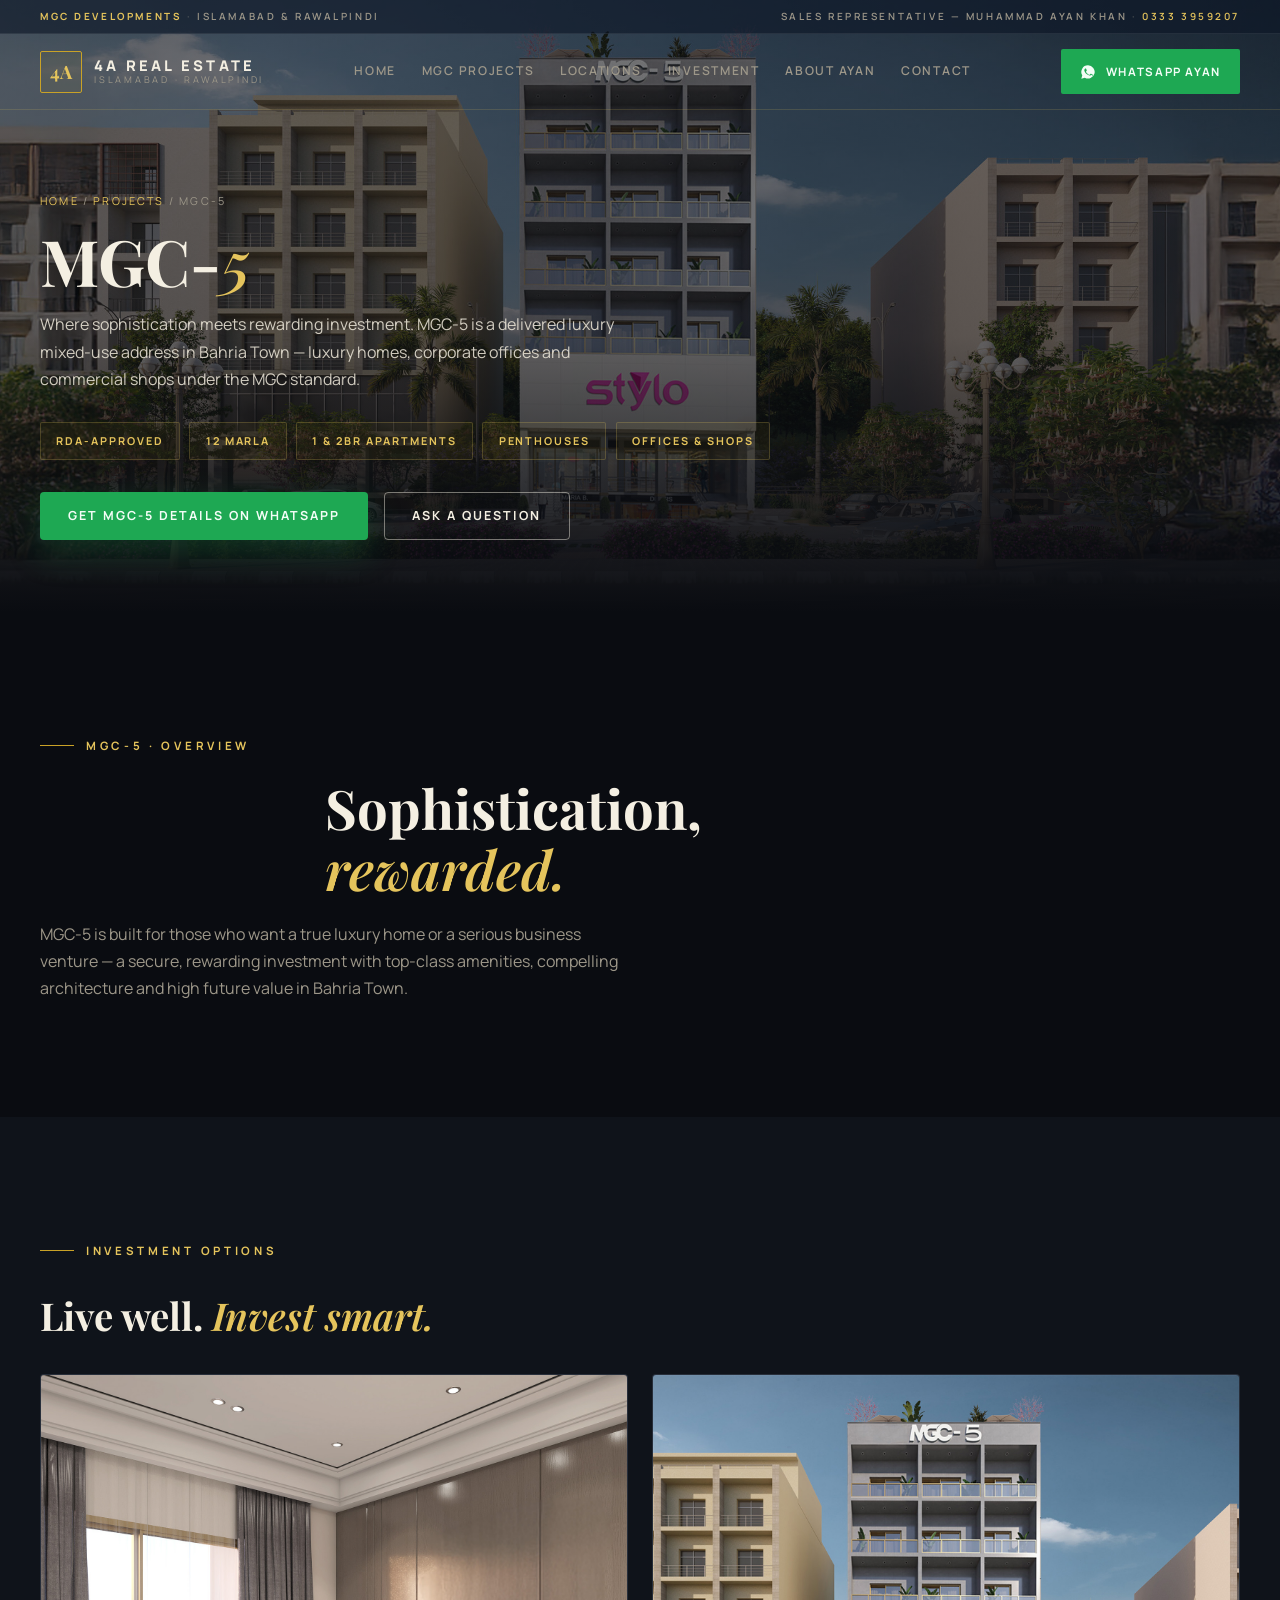
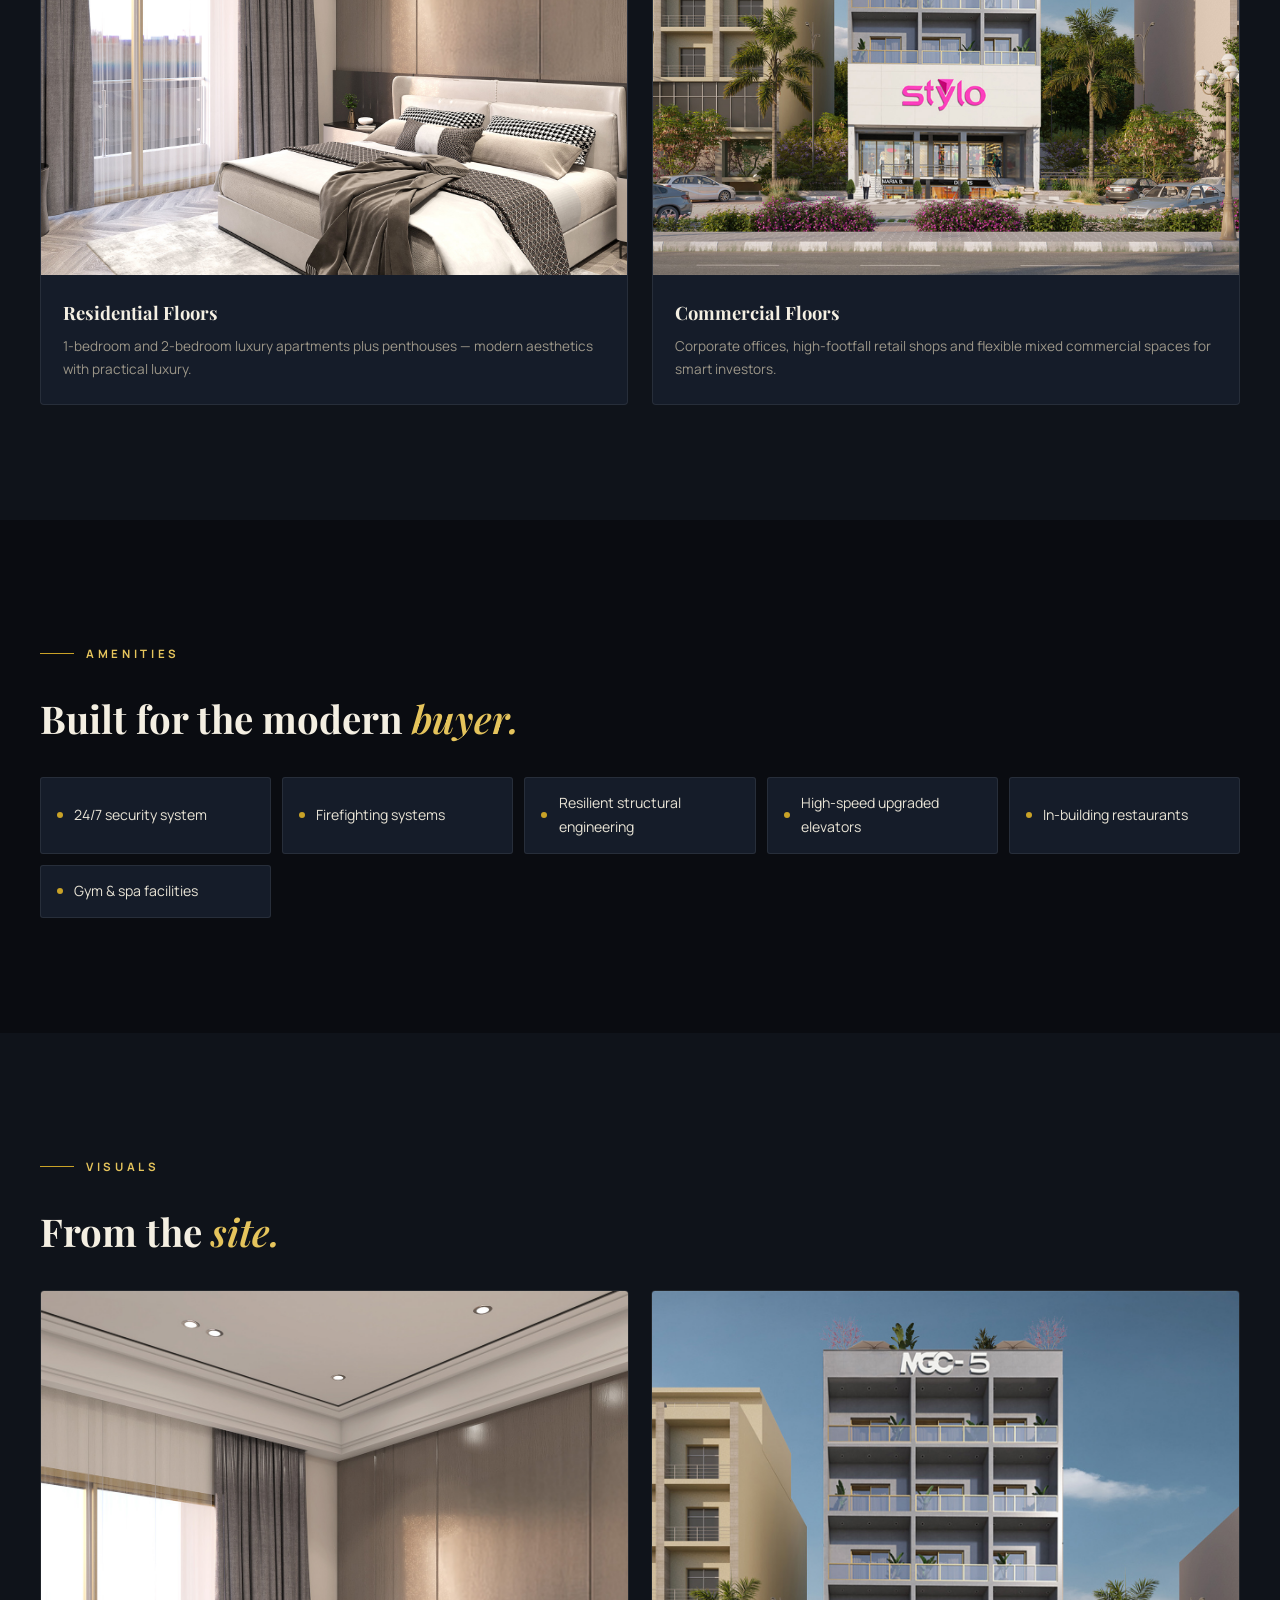
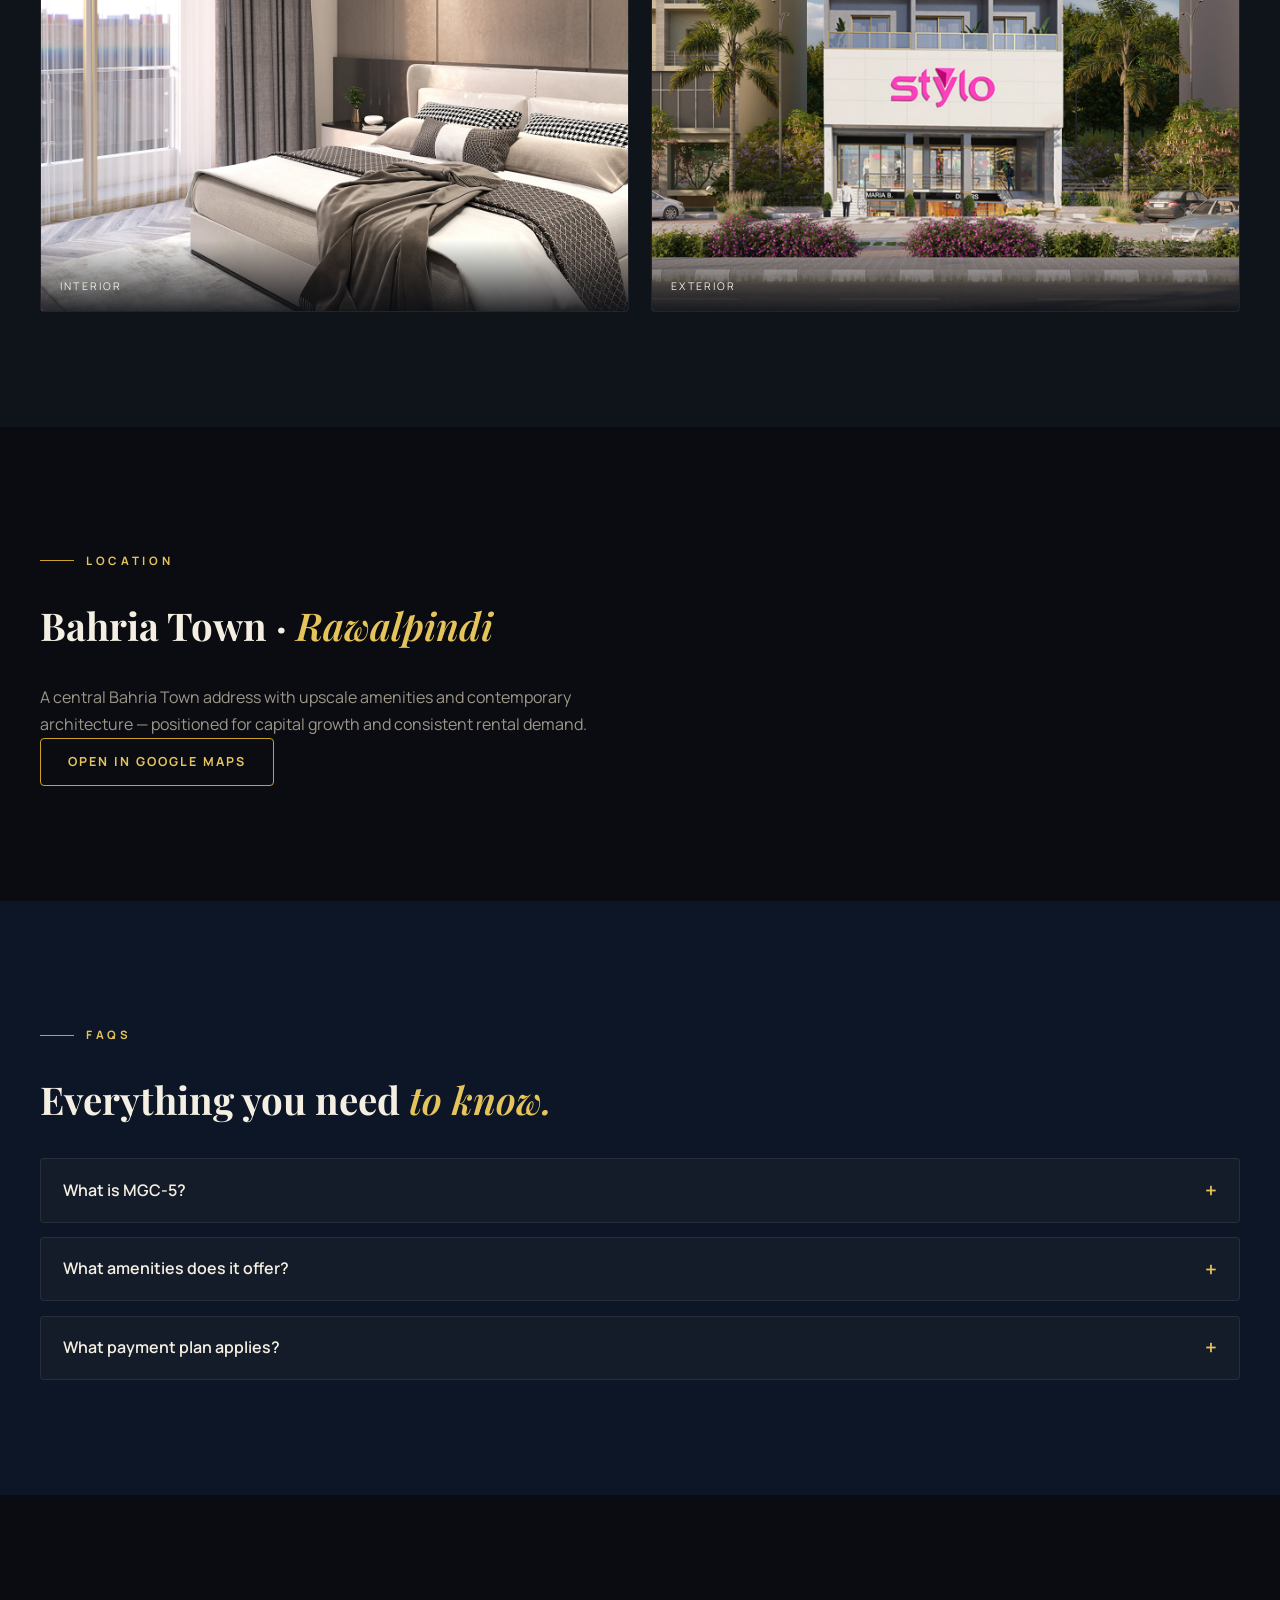
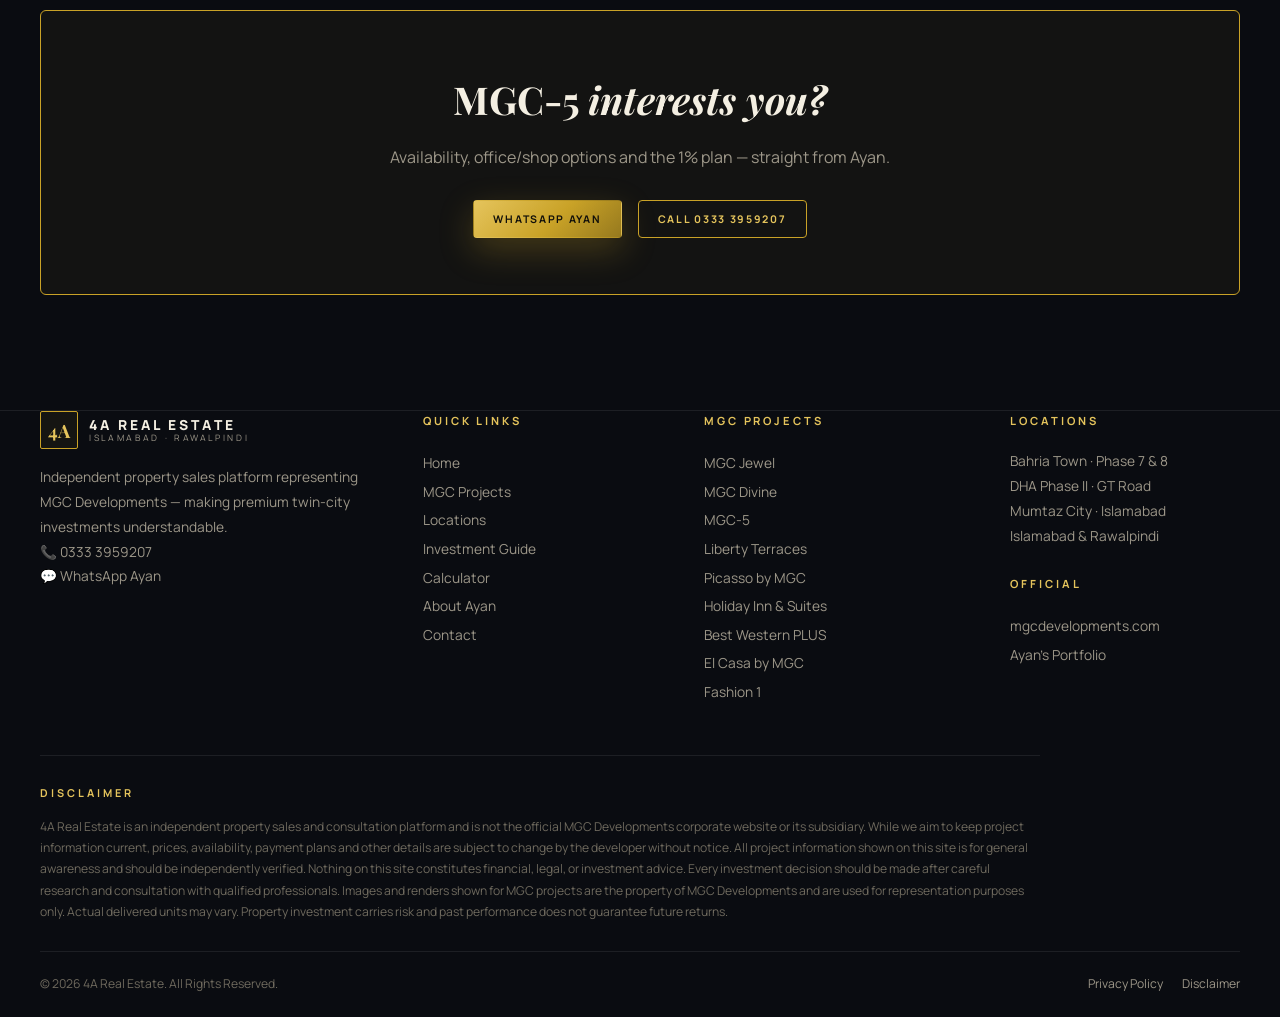
<file: projects/mgc-5.html>
<!DOCTYPE html>
<html lang="en">
<head>
    <meta charset="UTF-8">
    <meta name="viewport" content="width=device-width, initial-scale=1.0">
    <title>MGC-5 — MGC Developments Project in Bahria Town | 4A Real Estate</title>
    <meta name="description" content="MGC-5 project details — luxury mixed-use in Bahria Town Phase 7. 1 &amp; 2-bedroom apartments, penthouses, corporate offices and commercial shops. RDA-approved. Quotes via 4A Real Estate.">
    <meta name="robots" content="index, follow">
    <link rel="sitemap" href="../sitemap.xml">
    <link rel="canonical" href="https://4a-real-estate.vercel.app/projects/mgc-5.html">
    <meta property="og:title" content="MGC-5 | 4A Real Estate">
    <meta property="og:description" content="Luxury mixed-use in Bahria Town — 1 &amp; 2BR apartments, penthouses, offices and shops.">
    <meta property="og:type" content="website">
    <meta property="og:url" content="https://4a-real-estate.vercel.app/projects/mgc-5.html">
    <meta property="og:image" content="https://4a-real-estate.vercel.app/images/mgc/mgc-5/hero.jpg">
    <meta name="twitter:card" content="summary_large_image">
    <link rel="icon" href="data:image/svg+xml,%3Csvg xmlns='http://www.w3.org/2000/svg' viewBox='0 0 64 64'%3E%3Crect width='64' height='64' rx='12' fill='%230a0c11'/%3E%3Crect x='3' y='3' width='58' height='58' rx='10' fill='none' stroke='%23c9a227' stroke-width='2'/%3E%3Ctext x='32' y='43' font-family='Georgia,serif' font-size='26' font-weight='bold' fill='%23e5c45c' text-anchor='middle'%3E4A%3C/text%3E%3C/svg%3E">
    <link rel="preconnect" href="https://fonts.googleapis.com">
    <link rel="preconnect" href="https://fonts.gstatic.com" crossorigin>
    <link href="https://fonts.googleapis.com/css2?family=Playfair+Display:ital,wght@0,500;0,600;0,700;0,800;1,500;1,600&family=Manrope:wght@400;500;600;700;800&display=swap" rel="stylesheet">
    <link rel="preload" as="image" href="../images/mgc/mgc-5/hero.jpg" fetchpriority="high">
    <link rel="stylesheet" href="../style.css">
</head>
<body>
    <a class="skip-link" href="#main">Skip to content</a>
    <header class="site-header">
        <div class="tb-topbar">
            <div class="container tb-inner">
                <span><strong>MGC Developments</strong><span class="tb-pipe"> · </span>Islamabad &amp; Rawalpindi</span>
                <span>Sales Representative — Muhammad Ayan Khan<span class="tb-pipe"> · </span><a href="tel:+923333959207">0333 3959207</a></span>
            </div>
        </div>
        <div class="container hdr">
            <a class="logo" href="../index.html#hero" aria-label="4A Real Estate — home">
                <span class="logo-mark">4A</span>
                <span class="logo-word"><strong>4A REAL ESTATE</strong><small>Islamabad · Rawalpindi</small></span>
            </a>
            <nav class="nav-links" aria-label="Primary">
                <a href="../index.html#hero">Home</a>
                <a href="../index.html#projects">MGC Projects</a>
                <a href="../index.html#locations">Locations</a>
                <a href="../index.html#investment">Investment</a>
                <a href="../index.html#ayan">About Ayan</a>
                <a href="../index.html#contact">Contact</a>
            </nav>
            <a class="header-cta" href="tel:+923333959207" aria-label="Call 4A Real Estate on 0333 3959207">0333 3959207</a>
            <a class="header-wa" href="https://wa.me/923333959207?text=Hello%20Muhammad%20Ayan%2C%20I%20found%204A%20Real%20Estate%20and%20I%27m%20interested%20in%20MGC%20Developments%20projects.%20Please%20share%20the%20available%20projects%20and%20current%20payment%20plans." target="_blank" rel="noopener" aria-label="WhatsApp Ayan">
                <svg viewBox="0 0 24 24" fill="currentColor" aria-hidden="true"><path d="M12 2a9.9 9.9 0 0 0-8.6 15L2 22l5.2-1.4A9.94 9.94 0 1 0 12 2zm5.3 14.1c-.2.5-1.2 1-1.7 1-.5 0-1 .2-3.3-.7-2.8-1.1-4.6-4-4.7-4.2-.1-.2-1.1-1.5-1.1-2.9s.7-2 .9-2.3c.2-.3.5-.3.7-.3h.5c.2 0 .4 0 .6.4l.9 2.2c.1.2.1.4 0 .6l-.4.6-.6.6c-.2.2-.4.4-.2.7.2.4.9 1.6 2 2.6 1.4 1.3 2.5 1.7 2.9 1.9.4.2.6.1.8-.1l1.1-1.3c.3-.3.5-.2.8-.1l2.2 1c.4.2.6.3.6.5 0 .2 0 .9-.3 1.6z"/></svg>
                <span class="wt-label">WhatsApp Ayan</span>
            </a>
            <button class="hamburger" id="hamburger" aria-label="Open navigation menu" aria-expanded="false" aria-controls="mobileNav"><span></span><span></span><span></span></button>
        </div>
    </header>
    <nav class="mobile-nav" id="mobileNav" aria-label="Mobile">
        <a class="mnav-link" href="../index.html#hero">Home <em>✳</em></a>
        <a class="mnav-link" href="../index.html#projects">MGC Projects <em>✳</em></a>
        <a class="mnav-link" href="../index.html#locations">Locations <em>✳</em></a>
        <a class="mnav-link" href="../index.html#investment">Investment Guide <em>✳</em></a>
        <a class="mnav-link" href="../index.html#ayan">About Ayan <em>✳</em></a>
        <a class="mnav-link" href="../index.html#contact">Contact <em>✳</em></a>
        <div class="mnav-cta">
            <p class="mnav-hint">Looking for an MGC property?<br><strong>Speak directly with Ayan.</strong></p>
            <a class="btn btn-whatsapp btn-block" href="https://wa.me/923333959207?text=Hello%20Ayan%2C%20I%20found%20MGC-5%20on%20the%204A%20Real%20Estate%20website.%20Please%20share%20the%20latest%20availability%2C%20price%2C%20and%20payment%20plan%20details." target="_blank" rel="noopener">WhatsApp Ayan</a>
            <a class="btn btn-gold btn-block" href="tel:+923333959207">Call 0333 3959207</a>
        </div>
    </nav>

    <main id="main">
        <section class="page-hero" style="background-image:url('../images/mgc/mgc-5/hero.jpg')" aria-label="MGC-5">
            <div class="container">
                <div class="crumbs"><a href="../index.html">Home</a> / <a href="../index.html#projects">Projects</a> / MGC-5</div>
                <h1>MGC-<em>5</em></h1>
                <p class="ph-lead">Where sophistication meets rewarding investment. MGC-5 is a delivered luxury mixed-use address in Bahria Town — luxury homes, corporate offices and commercial shops under the MGC standard.</p>
                <div class="facts-band">
                    <span class="fc-fact">RDA-Approved</span>
                    <span class="fc-fact">12 Marla</span>
                    <span class="fc-fact">1 &amp; 2BR Apartments</span>
                    <span class="fc-fact">Penthouses</span>
                    <span class="fc-fact">Offices &amp; Shops</span>
                </div>
                <div class="featured-cta">
                    <a class="btn btn-whatsapp" href="https://wa.me/923333959207?text=Hello%20Ayan%2C%20I%20found%20MGC-5%20on%20the%204A%20Real%20Estate%20website.%20Please%20share%20the%20latest%20availability%2C%20price%2C%20and%20payment%20plan%20details." target="_blank" rel="noopener">Get MGC-5 Details on WhatsApp</a>
                    <a class="btn btn-outline-light" href="../index.html#contact">Ask a Question</a>
                </div>
            </div>
        </section>

        <section class="section">
            <div class="container">
                <div class="section-head reveal">
                    <span class="eyebrow">MGC-5 · Overview</span>
                    <h2 class="section-title">Sophistication, <em>rewarded.</em></h2>
                    <p class="lead">MGC-5 is built for those who want a true luxury home or a serious business venture — a secure, rewarding investment with top-class amenities, compelling architecture and high future value in Bahria Town.</p>
                </div>
            </div>
        </section>

        <section class="section on-dark">
            <div class="container">
                <span class="eyebrow reveal">Investment Options</span>
                <h2 class="proj-section-title reveal">Live well. <em>Invest smart.</em></h2>
                <div class="type-grid">
                    <article class="type-card reveal">
                        <img src="../images/mgc/mgc-5/interior.jpg" alt="Luxury apartment interior at MGC-5" width="800" height="500" loading="lazy" decoding="async" data-cap="Residential">
                        <div class="tc-body">
                            <h4>Residential Floors</h4>
                            <p>1-bedroom and 2-bedroom luxury apartments plus penthouses — modern aesthetics with practical luxury.</p>
                        </div>
                    </article>
                    <article class="type-card reveal" style="--d:.1s">
                        <img src="../images/mgc/mgc-5/exterior.jpg" alt="Exterior of MGC-5 mixed-use building" width="800" height="500" loading="lazy" decoding="async" data-cap="Commercial">
                        <div class="tc-body">
                            <h4>Commercial Floors</h4>
                            <p>Corporate offices, high-footfall retail shops and flexible mixed commercial spaces for smart investors.</p>
                        </div>
                    </article>
                </div>
            </div>
        </section>

        <section class="section">
            <div class="container">
                <span class="eyebrow reveal">Amenities</span>
                <h2 class="proj-section-title reveal">Built for the modern <em>buyer.</em></h2>
                <ul class="amen-list reveal">
                    <li>24/7 security system</li>
                    <li>Firefighting systems</li>
                    <li>Resilient structural engineering</li>
                    <li>High-speed upgraded elevators</li>
                    <li>In-building restaurants</li>
                    <li>Gym &amp; spa facilities</li>
                </ul>
            </div>
        </section>

        <section class="section on-dark">
            <div class="container">
                <span class="eyebrow reveal">Visuals</span>
                <h2 class="proj-section-title reveal">From the <em>site.</em></h2>
                <div class="gallery-grid">
                    <figure class="gal-item reveal">
                        <img src="../images/mgc/mgc-5/interior.jpg" alt="MGC-5 interior visual" width="1000" height="620" loading="lazy" decoding="async" data-cap="Interior">
                        <figcaption class="gal-cap">Interior</figcaption>
                    </figure>
                    <figure class="gal-item reveal" style="--d:.1s">
                        <img src="../images/mgc/mgc-5/exterior.jpg" alt="MGC-5 building exterior render" width="1000" height="620" loading="lazy" decoding="async" data-cap="Exterior">
                        <figcaption class="gal-cap">Exterior</figcaption>
                    </figure>
                </div>
            </div>
        </section>

        <section class="section">
            <div class="container">
                <span class="eyebrow reveal">Location</span>
                <h2 class="proj-section-title reveal">Bahria Town · <em>Rawalpindi</em></h2>
                <p class="lead reveal">A central Bahria Town address with upscale amenities and contemporary architecture — positioned for capital growth and consistent rental demand.</p>
                <a class="btn btn-outline reveal" href="https://www.google.com/maps/place/MGC+-5/@33.5155828,73.0818693,17z" target="_blank" rel="noopener">Open in Google Maps</a>
            </div>
        </section>

        <section class="section on-navy">
            <div class="container">
                <span class="eyebrow reveal">FAQs</span>
                <h2 class="proj-section-title reveal">Everything you need <em>to know.</em></h2>
                <details class="faq-details reveal">
                    <summary>What is MGC-5?</summary>
                    <p>A luxury mixed-use development in Bahria Town covering 12 marlas — 1 &amp; 2-bedroom apartments, penthouses, corporate offices and commercial shops.</p>
                </details>
                <details class="faq-details reveal">
                    <summary>What amenities does it offer?</summary>
                    <p>24/7 security, firefighting systems, resilient structural engineering, high-speed elevators, in-building restaurants and gym/spa facilities.</p>
                </details>
                <details class="faq-details reveal">
                    <summary>What payment plan applies?</summary>
                    <p>MGC-5 is available under MGC's 1% monthly payment plan. Get current pricing and availability from Ayan.</p>
                </details>
            </div>
        </section>

        <section class="section">
            <div class="container">
                <div class="proj-cta-band reveal">
                    <h2>MGC-5 <em>interests you?</em></h2>
                    <p>Availability, office/shop options and the 1% plan — straight from Ayan.</p>
                    <div class="pc-actions">
                        <a class="btn btn-gold" href="https://wa.me/923333959207?text=Hello%20Ayan%2C%20I%20found%20MGC-5%20on%20the%204A%20Real%20Estate%20website.%20Please%20share%20the%20latest%20availability%2C%20price%2C%20and%20payment%20plan%20details." target="_blank" rel="noopener">WhatsApp Ayan</a>
                        <a class="btn btn-outline" href="tel:+923333959207">Call 0333 3959207</a>
                    </div>
                </div>
            </div>
        </section>
    </main>

    <footer class="footer">
        <div class="container">
            <div class="footer-grid">
                <div class="f-col f-brand">
                    <div class="f-logo">
                        <span class="logo-mark">4A</span>
                        <span class="logo-word"><strong>4A REAL ESTATE</strong><small>Islamabad · Rawalpindi</small></span>
                    </div>
                    <p>Independent property sales platform representing MGC Developments — making premium twin-city investments understandable.</p>
                    <p>📞 <a href="tel:+923333959207">0333 3959207</a><br>💬 <a href="https://wa.me/923333959207" target="_blank" rel="noopener">WhatsApp Ayan</a></p>
                </div>
                <div class="f-col">
                    <h4>Quick Links</h4>
                    <ul>
                        <li><a href="../index.html#hero">Home</a></li>
                        <li><a href="../index.html#projects">MGC Projects</a></li>
                        <li><a href="../index.html#locations">Locations</a></li>
                        <li><a href="../index.html#investment">Investment Guide</a></li>
                        <li><a href="../index.html#calculator">Calculator</a></li>
                        <li><a href="../index.html#ayan">About Ayan</a></li>
                        <li><a href="../index.html#contact">Contact</a></li>
                    </ul>
                </div>
                <div class="f-col">
                    <h4>MGC Projects</h4>
                    <ul>
                        <li><a href="mgc-jewel.html">MGC Jewel</a></li>
                        <li><a href="mgc-divine.html">MGC Divine</a></li>
                        <li><a href="mgc-5.html">MGC-5</a></li>
                        <li><a href="liberty-terraces.html">Liberty Terraces</a></li>
                        <li><a href="picasso.html">Picasso by MGC</a></li>
                        <li><a href="holiday-inn.html">Holiday Inn &amp; Suites</a></li>
                        <li><a href="best-western.html">Best Western PLUS</a></li>
                        <li><a href="el-casa.html">El Casa by MGC</a></li>
                        <li><a href="fashion-1.html">Fashion 1</a></li>
                    </ul>
                </div>
                <div class="f-col">
                    <h4>Locations</h4>
                    <ul>
                        <li>Bahria Town · Phase 7 &amp; 8</li>
                        <li>DHA Phase II · GT Road</li>
                        <li>Mumtaz City · Islamabad</li>
                        <li>Islamabad &amp; Rawalpindi</li>
                    </ul>
                    <h4 style="margin-top:1.6rem">Official</h4>
                    <ul>
                        <li><a href="https://mgcdevelopments.com/" target="_blank" rel="noopener">mgcdevelopments.com</a></li>
                        <li><a href="https://muhammad-ayan-khan-opal.vercel.app/" target="_blank" rel="noopener">Ayan's Portfolio</a></li>
                    </ul>
                </div>
            </div>
            <div id="disclaimer" class="disclaimer">
                <h4>Disclaimer</h4>
                <p>4A Real Estate is an independent property sales and consultation platform and is not the official MGC Developments corporate website or its subsidiary. While we aim to keep project information current, prices, availability, payment plans and other details are subject to change by the developer without notice. All project information shown on this site is for general awareness and should be independently verified. Nothing on this site constitutes financial, legal, or investment advice. Every investment decision should be made after careful research and consultation with qualified professionals. Images and renders shown for MGC projects are the property of MGC Developments and are used for representation purposes only. Actual delivered units may vary. Property investment carries risk and past performance does not guarantee future returns.</p>
            </div>
            <div class="footer-bottom">
                <p>© <span id="year">2026</span> 4A Real Estate. All Rights Reserved.</p>
                <div class="fb-legal">
                    <a href="#disclaimer">Privacy Policy</a>
                    <a href="#disclaimer">Disclaimer</a>
                </div>
            </div>
        </div>
    </footer>

    <button class="back-to-top" id="backToTop" aria-label="Back to top">
        <svg viewBox="0 0 24 24" fill="none" stroke="currentColor" stroke-width="2" aria-hidden="true"><path d="M12 19V5M5 12l7-7 7 7"/></svg>
    </button>

    <script src="../script.js"></script>
</body>
</html>
</file>
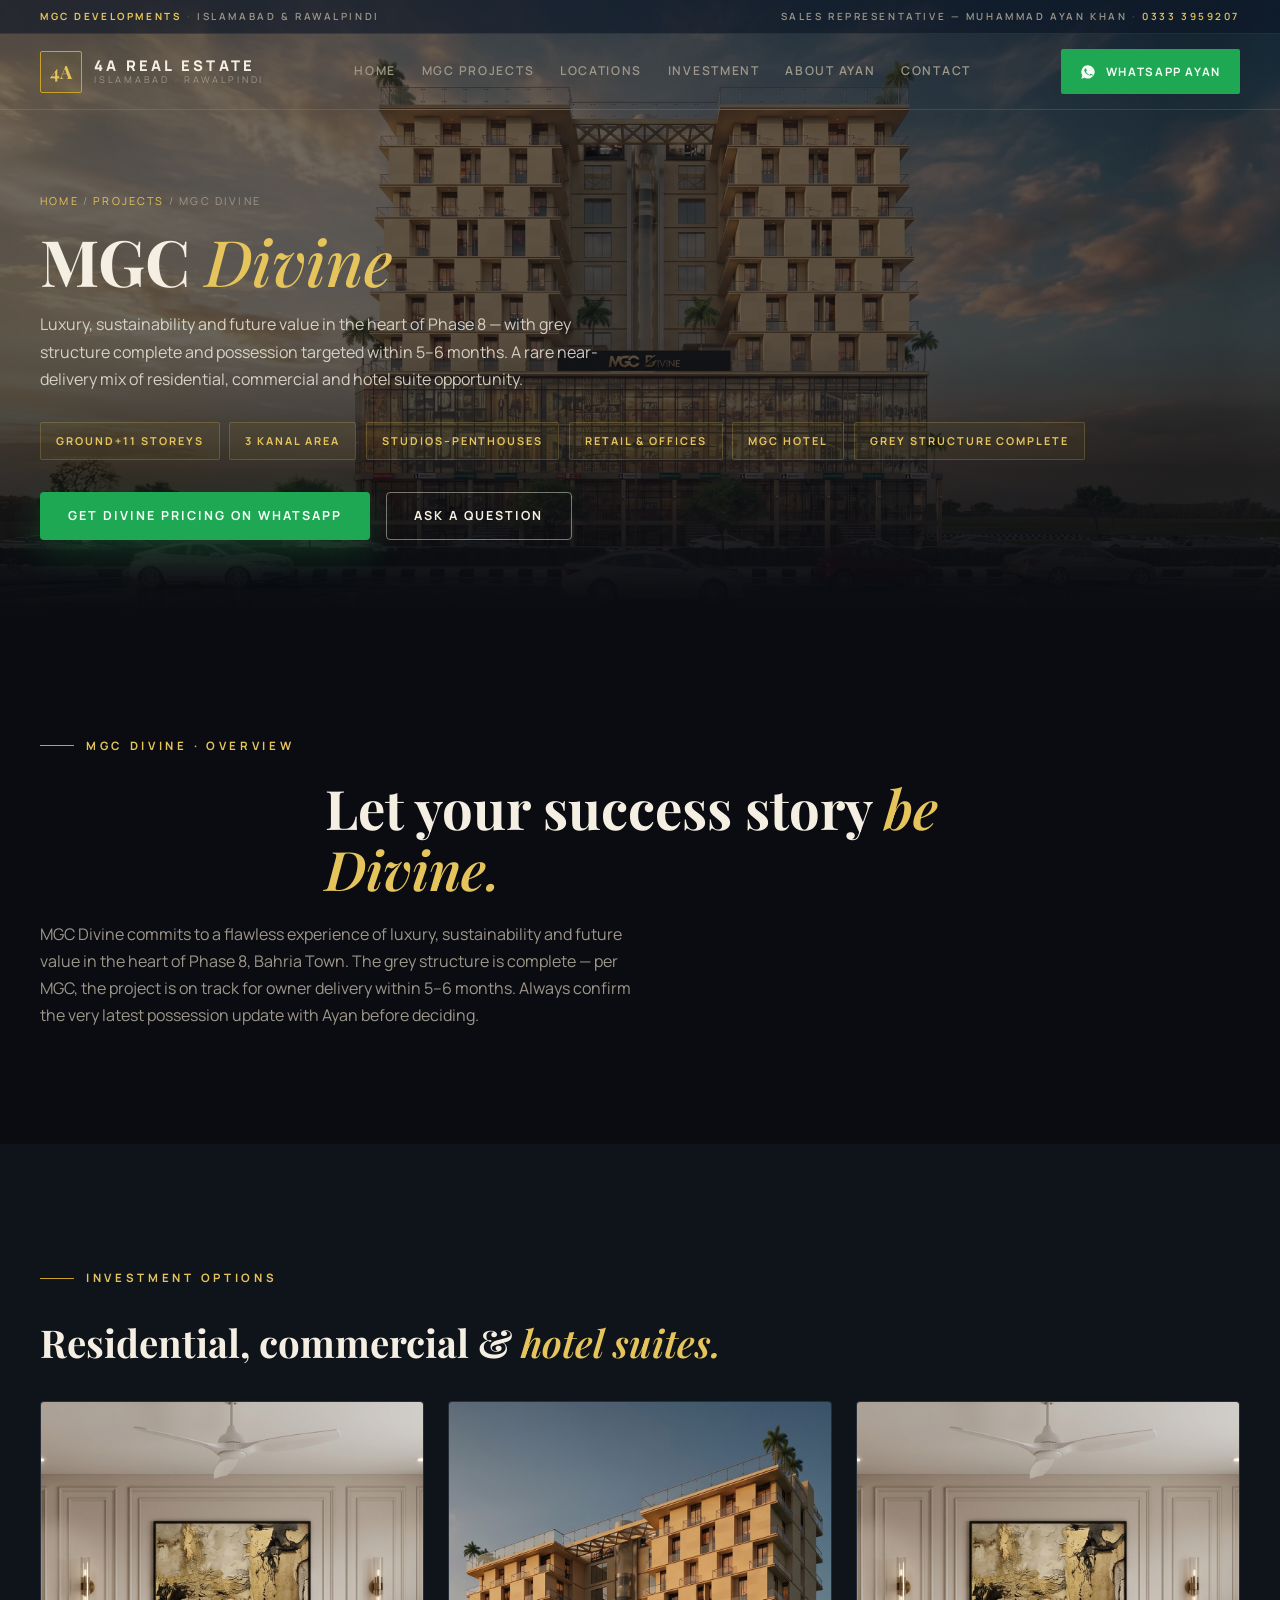
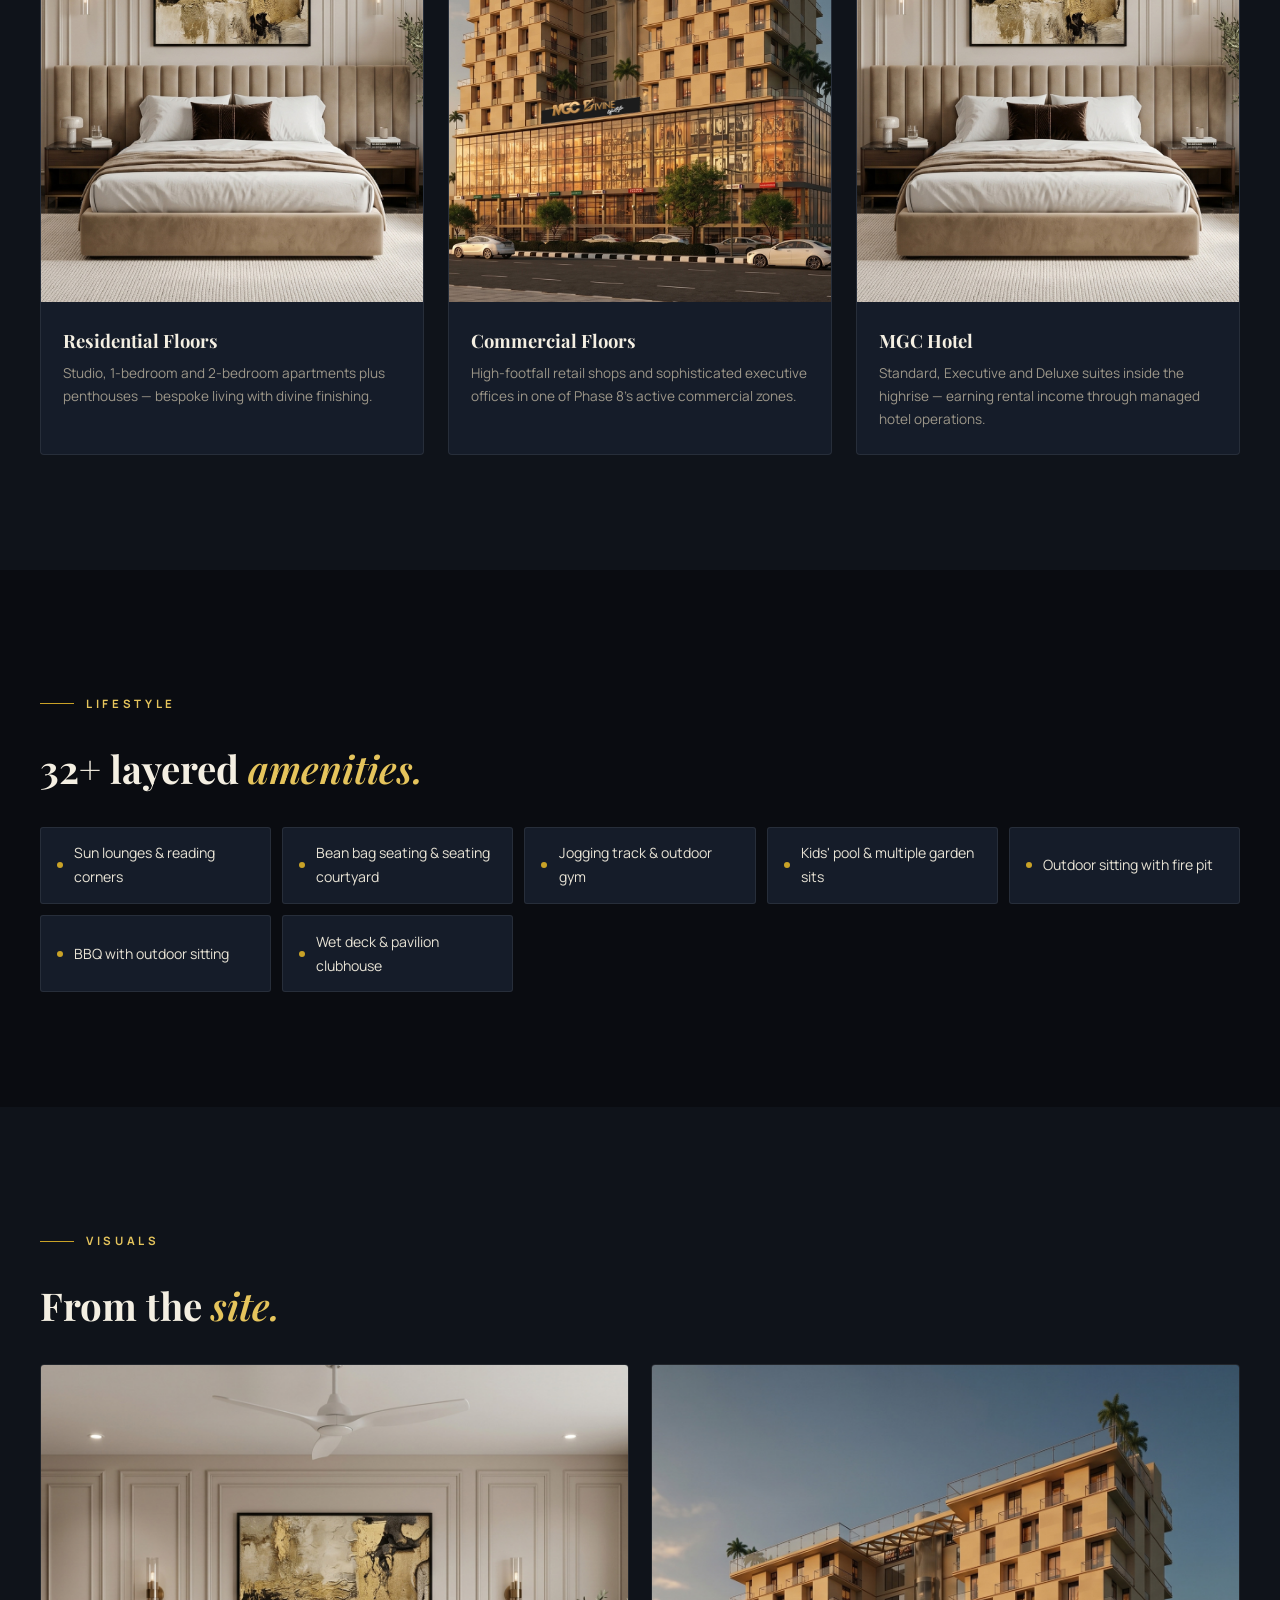
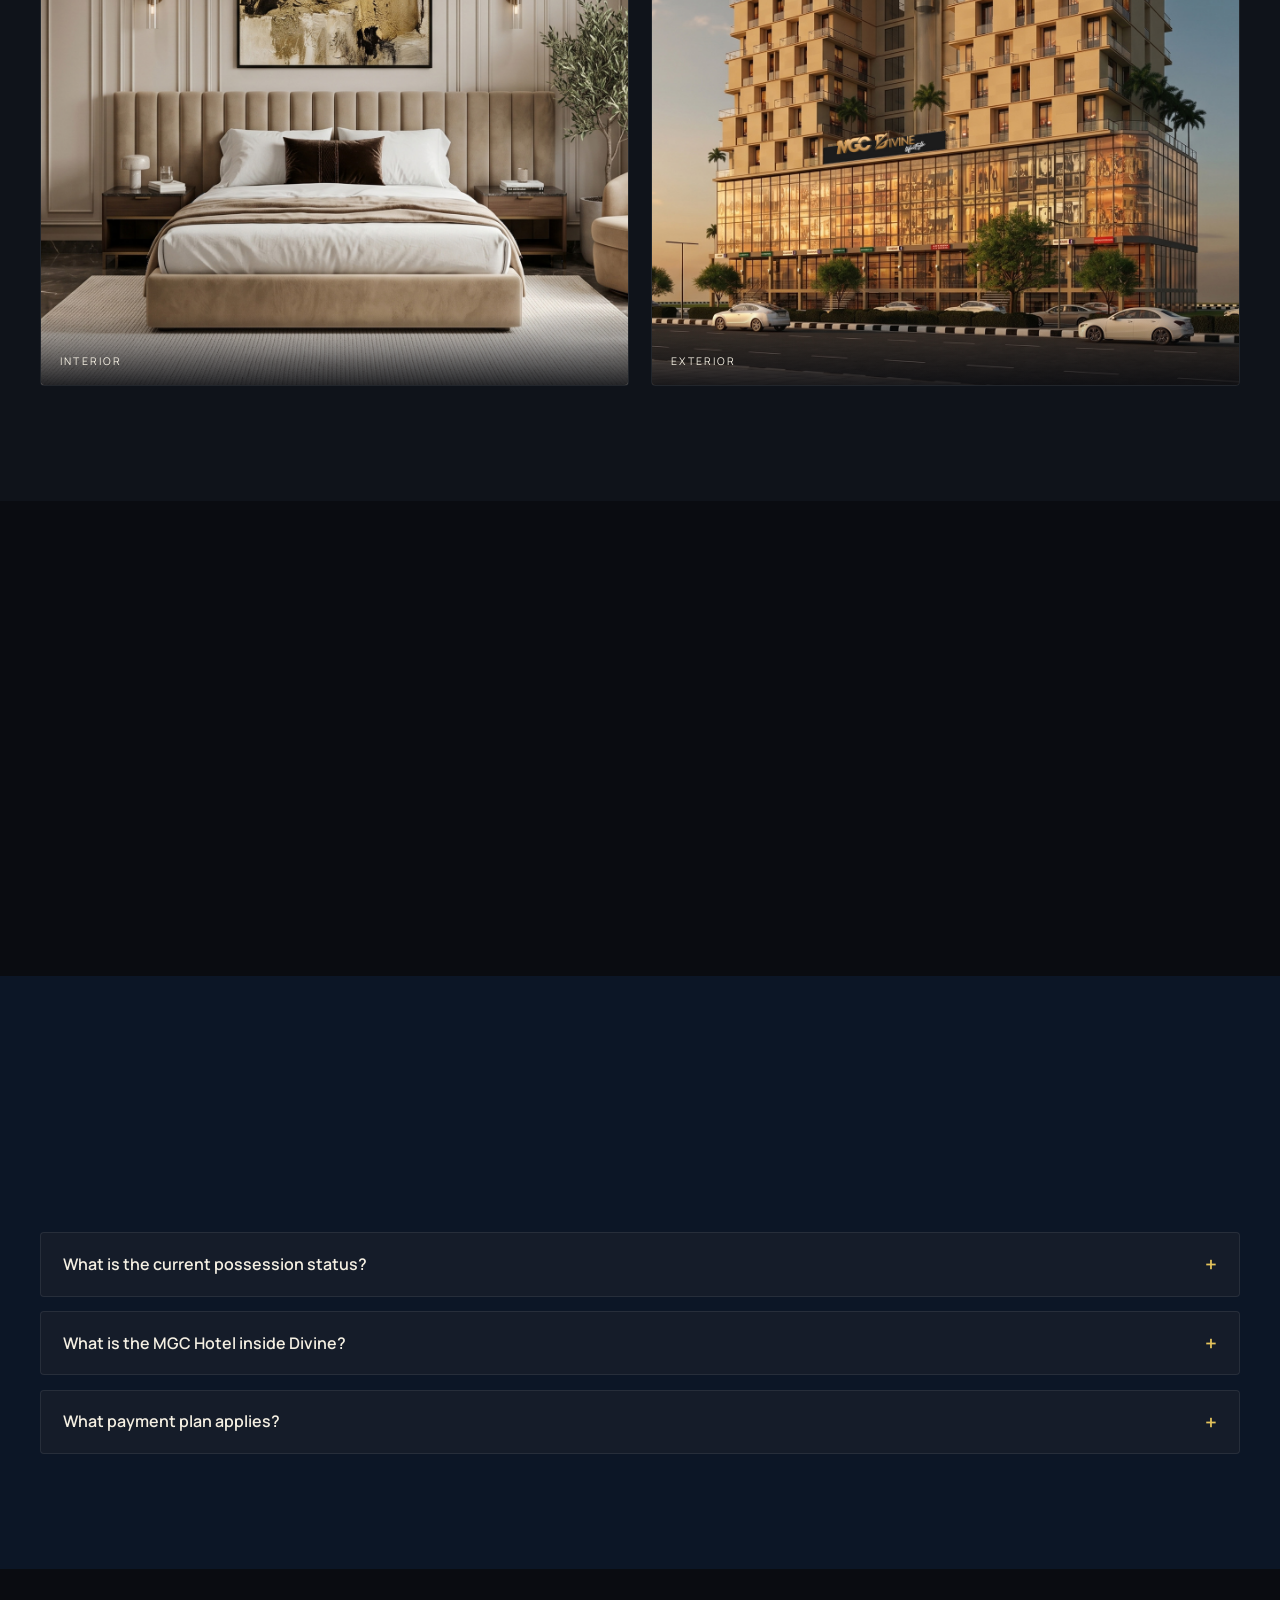
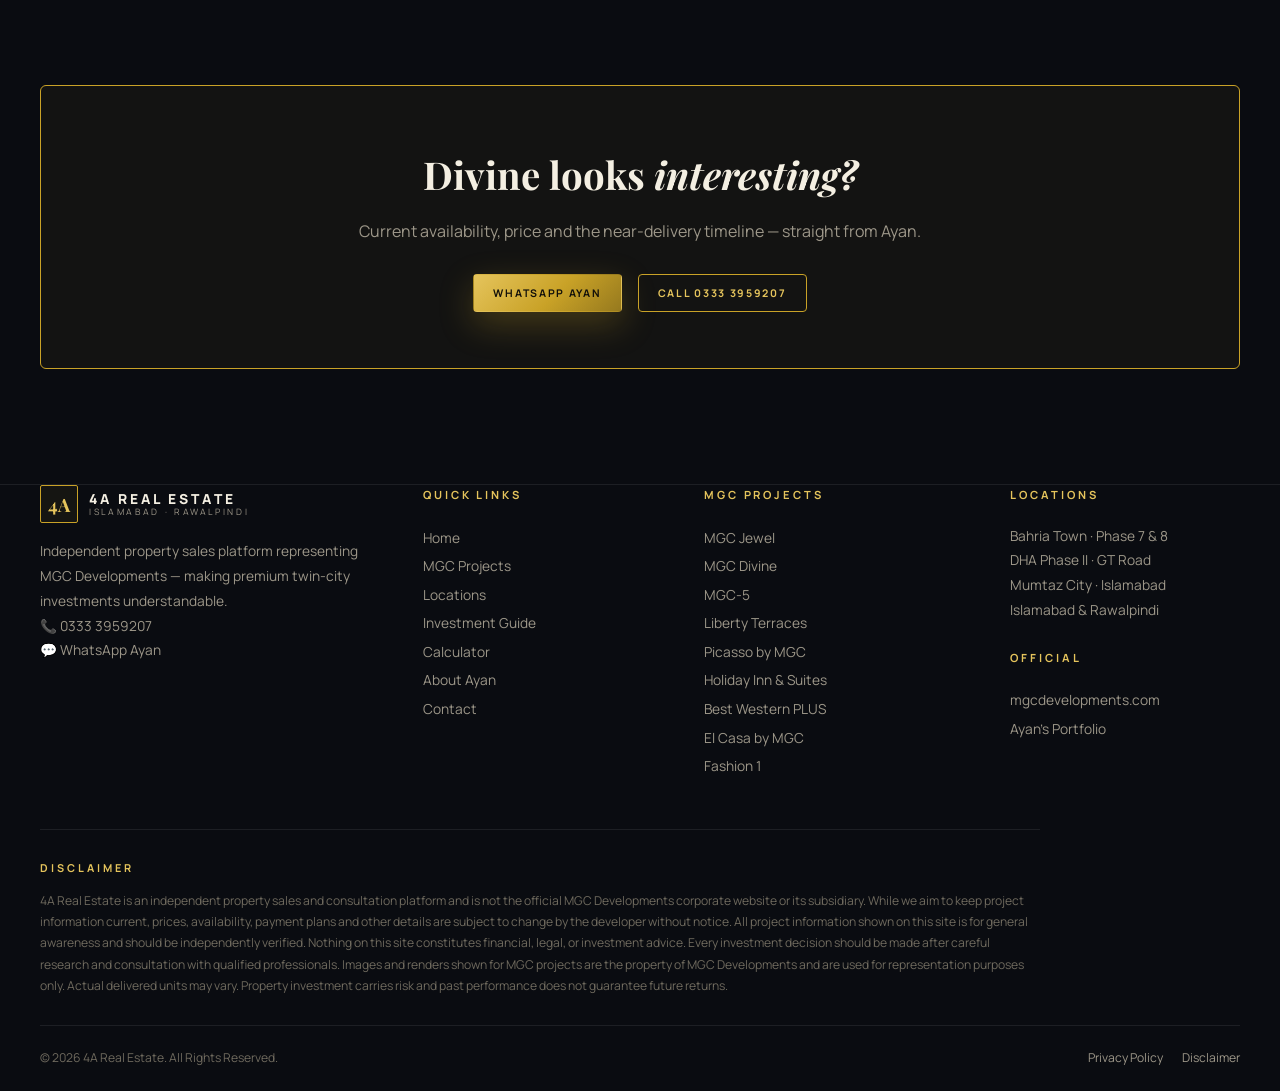
<file: projects/mgc-divine.html>
<!DOCTYPE html>
<html lang="en">
<head>
    <meta charset="UTF-8">
    <meta name="viewport" content="width=device-width, initial-scale=1.0">
    <title>MGC Divine — MGC Developments Project in Bahria Town Phase 8 | 4A Real Estate</title>
    <meta name="description" content="MGC Divine project details — Ground+11 mixed-use in Bahria Town Phase 8. Studios to penthouses, retail shops, executive offices and the MGC Hotel. Possession targeted in 5–6 months. Quotes via 4A Real Estate.">
    <meta name="robots" content="index, follow">
    <link rel="sitemap" href="../sitemap.xml">
    <link rel="canonical" href="https://4a-real-estate.vercel.app/projects/mgc-divine.html">
    <meta property="og:title" content="MGC Divine | 4A Real Estate">
    <meta property="og:description" content="Ground+11 mixed-use in Phase 8 — studios to penthouses, retail, offices and the MGC Hotel.">
    <meta property="og:type" content="website">
    <meta property="og:url" content="https://4a-real-estate.vercel.app/projects/mgc-divine.html">
    <meta property="og:image" content="https://4a-real-estate.vercel.app/images/mgc/divine/hero.jpg">
    <meta name="twitter:card" content="summary_large_image">
    <link rel="icon" href="data:image/svg+xml,%3Csvg xmlns='http://www.w3.org/2000/svg' viewBox='0 0 64 64'%3E%3Crect width='64' height='64' rx='12' fill='%230a0c11'/%3E%3Crect x='3' y='3' width='58' height='58' rx='10' fill='none' stroke='%23c9a227' stroke-width='2'/%3E%3Ctext x='32' y='43' font-family='Georgia,serif' font-size='26' font-weight='bold' fill='%23e5c45c' text-anchor='middle'%3E4A%3C/text%3E%3C/svg%3E">
    <link rel="preconnect" href="https://fonts.googleapis.com">
    <link rel="preconnect" href="https://fonts.gstatic.com" crossorigin>
    <link href="https://fonts.googleapis.com/css2?family=Playfair+Display:ital,wght@0,500;0,600;0,700;0,800;1,500;1,600&family=Manrope:wght@400;500;600;700;800&display=swap" rel="stylesheet">
    <link rel="preload" as="image" href="../images/mgc/divine/hero.jpg" fetchpriority="high">
    <link rel="stylesheet" href="../style.css">
</head>
<body>
    <a class="skip-link" href="#main">Skip to content</a>

    <header class="site-header">
        <div class="tb-topbar">
            <div class="container tb-inner">
                <span><strong>MGC Developments</strong><span class="tb-pipe"> · </span>Islamabad &amp; Rawalpindi</span>
                <span>Sales Representative — Muhammad Ayan Khan<span class="tb-pipe"> · </span><a href="tel:+923333959207">0333 3959207</a></span>
            </div>
        </div>
        <div class="container hdr">
            <a class="logo" href="../index.html#hero" aria-label="4A Real Estate — home">
                <span class="logo-mark">4A</span>
                <span class="logo-word"><strong>4A REAL ESTATE</strong><small>Islamabad · Rawalpindi</small></span>
            </a>
            <nav class="nav-links" aria-label="Primary">
                <a href="../index.html#hero">Home</a>
                <a href="../index.html#projects">MGC Projects</a>
                <a href="../index.html#locations">Locations</a>
                <a href="../index.html#investment">Investment</a>
                <a href="../index.html#ayan">About Ayan</a>
                <a href="../index.html#contact">Contact</a>
            </nav>
            <a class="header-cta" href="tel:+923333959207" aria-label="Call 4A Real Estate on 0333 3959207">0333 3959207</a>
            <a class="header-wa" href="https://wa.me/923333959207?text=Hello%20Muhammad%20Ayan%2C%20I%20found%204A%20Real%20Estate%20and%20I%27m%20interested%20in%20MGC%20Developments%20projects.%20Please%20share%20the%20available%20projects%20and%20current%20payment%20plans." target="_blank" rel="noopener" aria-label="WhatsApp Ayan">
                <svg viewBox="0 0 24 24" fill="currentColor" aria-hidden="true"><path d="M12 2a9.9 9.9 0 0 0-8.6 15L2 22l5.2-1.4A9.94 9.94 0 1 0 12 2zm5.3 14.1c-.2.5-1.2 1-1.7 1-.5 0-1 .2-3.3-.7-2.8-1.1-4.6-4-4.7-4.2-.1-.2-1.1-1.5-1.1-2.9s.7-2 .9-2.3c.2-.3.5-.3.7-.3h.5c.2 0 .4 0 .6.4l.9 2.2c.1.2.1.4 0 .6l-.4.6-.6.6c-.2.2-.4.4-.2.7.2.4.9 1.6 2 2.6 1.4 1.3 2.5 1.7 2.9 1.9.4.2.6.1.8-.1l1.1-1.3c.3-.3.5-.2.8-.1l2.2 1c.4.2.6.3.6.5 0 .2 0 .9-.3 1.6z"/></svg>
                <span class="wt-label">WhatsApp Ayan</span>
            </a>
            <button class="hamburger" id="hamburger" aria-label="Open navigation menu" aria-expanded="false" aria-controls="mobileNav"><span></span><span></span><span></span></button>
        </div>
    </header>

    <nav class="mobile-nav" id="mobileNav" aria-label="Mobile">
        <a class="mnav-link" href="../index.html#hero">Home <em>✳</em></a>
        <a class="mnav-link" href="../index.html#projects">MGC Projects <em>✳</em></a>
        <a class="mnav-link" href="../index.html#locations">Locations <em>✳</em></a>
        <a class="mnav-link" href="../index.html#investment">Investment Guide <em>✳</em></a>
        <a class="mnav-link" href="../index.html#ayan">About Ayan <em>✳</em></a>
        <a class="mnav-link" href="../index.html#contact">Contact <em>✳</em></a>
        <div class="mnav-cta">
            <p class="mnav-hint">Looking for an MGC property?<br><strong>Speak directly with Ayan.</strong></p>
            <a class="btn btn-whatsapp btn-block" href="https://wa.me/923333959207?text=Hello%20Ayan%2C%20I%20found%20MGC%20Divine%20on%20the%204A%20Real%20Estate%20website.%20Please%20share%20the%20latest%20availability%2C%20price%2C%20and%20payment%20plan%20details." target="_blank" rel="noopener">WhatsApp Ayan</a>
            <a class="btn btn-gold btn-block" href="tel:+923333959207">Call 0333 3959207</a>
        </div>
    </nav>

    <main id="main">
        <section class="page-hero" style="background-image:url('../images/mgc/divine/hero.jpg')" aria-label="MGC Divine">
            <div class="container">
                <div class="crumbs"><a href="../index.html">Home</a> / <a href="../index.html#projects">Projects</a> / MGC Divine</div>
                <h1>MGC <em>Divine</em></h1>
                <p class="ph-lead">Luxury, sustainability and future value in the heart of Phase 8 — with grey structure complete and possession targeted within 5–6 months. A rare near-delivery mix of residential, commercial and hotel suite opportunity.</p>
                <div class="facts-band">
                    <span class="fc-fact">Ground+11 Storeys</span>
                    <span class="fc-fact">3 Kanal Area</span>
                    <span class="fc-fact">Studios–Penthouses</span>
                    <span class="fc-fact">Retail &amp; Offices</span>
                    <span class="fc-fact">MGC Hotel</span>
                    <span class="fc-fact">Grey Structure Complete</span>
                </div>
                <div class="featured-cta">
                    <a class="btn btn-whatsapp" href="https://wa.me/923333959207?text=Hello%20Ayan%2C%20I%20found%20MGC%20Divine%20on%20the%204A%20Real%20Estate%20website.%20Please%20share%20the%20latest%20availability%2C%20price%2C%20and%20payment%20plan%20details." target="_blank" rel="noopener">Get Divine Pricing on WhatsApp</a>
                    <a class="btn btn-outline-light" href="../index.html#contact">Ask a Question</a>
                </div>
            </div>
        </section>

        <section class="section">
            <div class="container">
                <div class="section-head reveal">
                    <span class="eyebrow">MGC Divine · Overview</span>
                    <h2 class="section-title">Let your success story <em>be Divine.</em></h2>
                    <p class="lead">MGC Divine commits to a flawless experience of luxury, sustainability and future value in the heart of Phase 8, Bahria Town. The grey structure is complete — per MGC, the project is on track for owner delivery within 5–6 months. Always confirm the very latest possession update with Ayan before deciding.</p>
                </div>
            </div>
        </section>

        <section class="section on-dark">
            <div class="container">
                <span class="eyebrow reveal">Investment Options</span>
                <h2 class="proj-section-title reveal">Residential, commercial &amp; <em>hotel suites.</em></h2>
                <div class="type-grid">
                    <article class="type-card reveal">
                        <img src="../images/mgc/divine/interior.jpg" alt="Interior of an MGC Divine apartment" width="800" height="500" loading="lazy" decoding="async" data-cap="Residential Floors">
                        <div class="tc-body">
                            <h4>Residential Floors</h4>
                            <p>Studio, 1-bedroom and 2-bedroom apartments plus penthouses — bespoke living with divine finishing.</p>
                        </div>
                    </article>
                    <article class="type-card reveal" style="--d:.1s">
                        <img src="../images/mgc/divine/exterior.jpg" alt="Exterior of the MGC Divine building in Phase 8 Bahria Town" width="800" height="500" loading="lazy" decoding="async" data-cap="Commercial Floors">
                        <div class="tc-body">
                            <h4>Commercial Floors</h4>
                            <p>High-footfall retail shops and sophisticated executive offices in one of Phase 8's active commercial zones.</p>
                        </div>
                    </article>
                    <article class="type-card reveal" style="--d:.2s">
                        <img src="../images/mgc/divine/interior.jpg" alt="MGC Hotel suite interior at MGC Divine" width="800" height="500" loading="lazy" decoding="async" data-cap="MGC Hotel">
                        <div class="tc-body">
                            <h4>MGC Hotel</h4>
                            <p>Standard, Executive and Deluxe suites inside the highrise — earning rental income through managed hotel operations.</p>
                        </div>
                    </article>
                </div>
            </div>
        </section>

        <section class="section">
            <div class="container">
                <span class="eyebrow reveal">Lifestyle</span>
                <h2 class="proj-section-title reveal">32+ layered <em>amenities.</em></h2>
                <ul class="amen-list reveal">
                    <li>Sun lounges &amp; reading corners</li>
                    <li>Bean bag seating &amp; seating courtyard</li>
                    <li>Jogging track &amp; outdoor gym</li>
                    <li>Kids' pool &amp; multiple garden sits</li>
                    <li>Outdoor sitting with fire pit</li>
                    <li>BBQ with outdoor sitting</li>
                    <li>Wet deck &amp; pavilion clubhouse</li>
                </ul>
            </div>
        </section>

        <section class="section on-dark">
            <div class="container">
                <span class="eyebrow reveal">Visuals</span>
                <h2 class="proj-section-title reveal">From the <em>site.</em></h2>
                <div class="gallery-grid">
                    <figure class="gal-item reveal">
                        <img src="../images/mgc/divine/interior.jpg" alt="MGC Divine interior visual" width="1000" height="620" loading="lazy" decoding="async" data-cap="Interior">
                        <figcaption class="gal-cap">Interior</figcaption>
                    </figure>
                    <figure class="gal-item reveal" style="--d:.1s">
                        <img src="../images/mgc/divine/exterior.jpg" alt="MGC Divine building exterior render" width="1000" height="620" loading="lazy" decoding="async" data-cap="Exterior">
                        <figcaption class="gal-cap">Exterior</figcaption>
                    </figure>
                </div>
            </div>
        </section>

        <section class="section">
            <div class="container">
                <span class="eyebrow reveal">Location</span>
                <h2 class="proj-section-title reveal">Phase 8 · <em>Bahria Town</em> Rawalpindi</h2>
                <p class="lead reveal">One of Rawalpindi/Islamabad's most commercially and residentially active zones — and a frequent Airbnb favourite for the twin cities.</p>
                <a class="btn btn-outline reveal" href="https://maps.app.goo.gl/YPuNNTSnMzkgzd4MA" target="_blank" rel="noopener">Open in Google Maps</a>
            </div>
        </section>

        <section class="section on-navy">
            <div class="container">
                <span class="eyebrow reveal">FAQs</span>
                <h2 class="proj-section-title reveal">Everything you need <em>to know.</em></h2>
                <details class="faq-details reveal">
                    <summary>What is the current possession status?</summary>
                    <p>Per MGC Developments, Divine's grey structure is complete and the project is on track for delivery within 5–6 months of the current status. Confirm the latest update with Ayan before booking.</p>
                </details>
                <details class="faq-details reveal">
                    <summary>What is the MGC Hotel inside Divine?</summary>
                    <p>A professionally managed hotel within the highrise offering Standard, Executive and Deluxe suites. Investors buy suites and earn rental income through the hotel's managed operations.</p>
                </details>
                <details class="faq-details reveal">
                    <summary>What payment plan applies?</summary>
                    <p>MGC's pioneering 1% monthly payment plan applies to Divine. Exact pricing and schedules change — get today's numbers from Ayan on WhatsApp.</p>
                </details>
            </div>
        </section>

        <section class="section">
            <div class="container">
                <div class="proj-cta-band reveal">
                    <h2>Divine looks <em>interesting?</em></h2>
                    <p>Current availability, price and the near-delivery timeline — straight from Ayan.</p>
                    <div class="pc-actions">
                        <a class="btn btn-gold" href="https://wa.me/923333959207?text=Hello%20Ayan%2C%20I%20found%20MGC%20Divine%20on%20the%204A%20Real%20Estate%20website.%20Please%20share%20the%20latest%20availability%2C%20price%2C%20and%20payment%20plan%20details." target="_blank" rel="noopener">WhatsApp Ayan</a>
                        <a class="btn btn-outline" href="tel:+923333959207">Call 0333 3959207</a>
                    </div>
                </div>
            </div>
        </section>
    </main>

    <footer class="footer">
        <div class="container">
            <div class="footer-grid">
                <div class="f-col f-brand">
                    <div class="f-logo">
                        <span class="logo-mark">4A</span>
                        <span class="logo-word"><strong>4A REAL ESTATE</strong><small>Islamabad · Rawalpindi</small></span>
                    </div>
                    <p>Independent property sales platform representing MGC Developments — making premium twin-city investments understandable.</p>
                    <p>📞 <a href="tel:+923333959207">0333 3959207</a><br>💬 <a href="https://wa.me/923333959207" target="_blank" rel="noopener">WhatsApp Ayan</a></p>
                </div>
                <div class="f-col">
                    <h4>Quick Links</h4>
                    <ul>
                        <li><a href="../index.html#hero">Home</a></li>
                        <li><a href="../index.html#projects">MGC Projects</a></li>
                        <li><a href="../index.html#locations">Locations</a></li>
                        <li><a href="../index.html#investment">Investment Guide</a></li>
                        <li><a href="../index.html#calculator">Calculator</a></li>
                        <li><a href="../index.html#ayan">About Ayan</a></li>
                        <li><a href="../index.html#contact">Contact</a></li>
                    </ul>
                </div>
                <div class="f-col">
                    <h4>MGC Projects</h4>
                    <ul>
                        <li><a href="mgc-jewel.html">MGC Jewel</a></li>
                        <li><a href="mgc-divine.html">MGC Divine</a></li>
                        <li><a href="mgc-5.html">MGC-5</a></li>
                        <li><a href="liberty-terraces.html">Liberty Terraces</a></li>
                        <li><a href="picasso.html">Picasso by MGC</a></li>
                        <li><a href="holiday-inn.html">Holiday Inn &amp; Suites</a></li>
                        <li><a href="best-western.html">Best Western PLUS</a></li>
                        <li><a href="el-casa.html">El Casa by MGC</a></li>
                        <li><a href="fashion-1.html">Fashion 1</a></li>
                    </ul>
                </div>
                <div class="f-col">
                    <h4>Locations</h4>
                    <ul>
                        <li>Bahria Town · Phase 7 &amp; 8</li>
                        <li>DHA Phase II · GT Road</li>
                        <li>Mumtaz City · Islamabad</li>
                        <li>Islamabad &amp; Rawalpindi</li>
                    </ul>
                    <h4 style="margin-top:1.6rem">Official</h4>
                    <ul>
                        <li><a href="https://mgcdevelopments.com/" target="_blank" rel="noopener">mgcdevelopments.com</a></li>
                        <li><a href="https://muhammad-ayan-khan-opal.vercel.app/" target="_blank" rel="noopener">Ayan's Portfolio</a></li>
                    </ul>
                </div>
            </div>
            <div id="disclaimer" class="disclaimer">
                <h4>Disclaimer</h4>
                <p>4A Real Estate is an independent property sales and consultation platform and is not the official MGC Developments corporate website or its subsidiary. While we aim to keep project information current, prices, availability, payment plans and other details are subject to change by the developer without notice. All project information shown on this site is for general awareness and should be independently verified. Nothing on this site constitutes financial, legal, or investment advice. Every investment decision should be made after careful research and consultation with qualified professionals. Images and renders shown for MGC projects are the property of MGC Developments and are used for representation purposes only. Actual delivered units may vary. Property investment carries risk and past performance does not guarantee future returns.</p>
            </div>
            <div class="footer-bottom">
                <p>© <span id="year">2026</span> 4A Real Estate. All Rights Reserved.</p>
                <div class="fb-legal">
                    <a href="#disclaimer">Privacy Policy</a>
                    <a href="#disclaimer">Disclaimer</a>
                </div>
            </div>
        </div>
    </footer>

    <button class="back-to-top" id="backToTop" aria-label="Back to top">
        <svg viewBox="0 0 24 24" fill="none" stroke="currentColor" stroke-width="2" aria-hidden="true"><path d="M12 19V5M5 12l7-7 7 7"/></svg>
    </button>

    <script src="../script.js"></script>
</body>
</html>
</file>
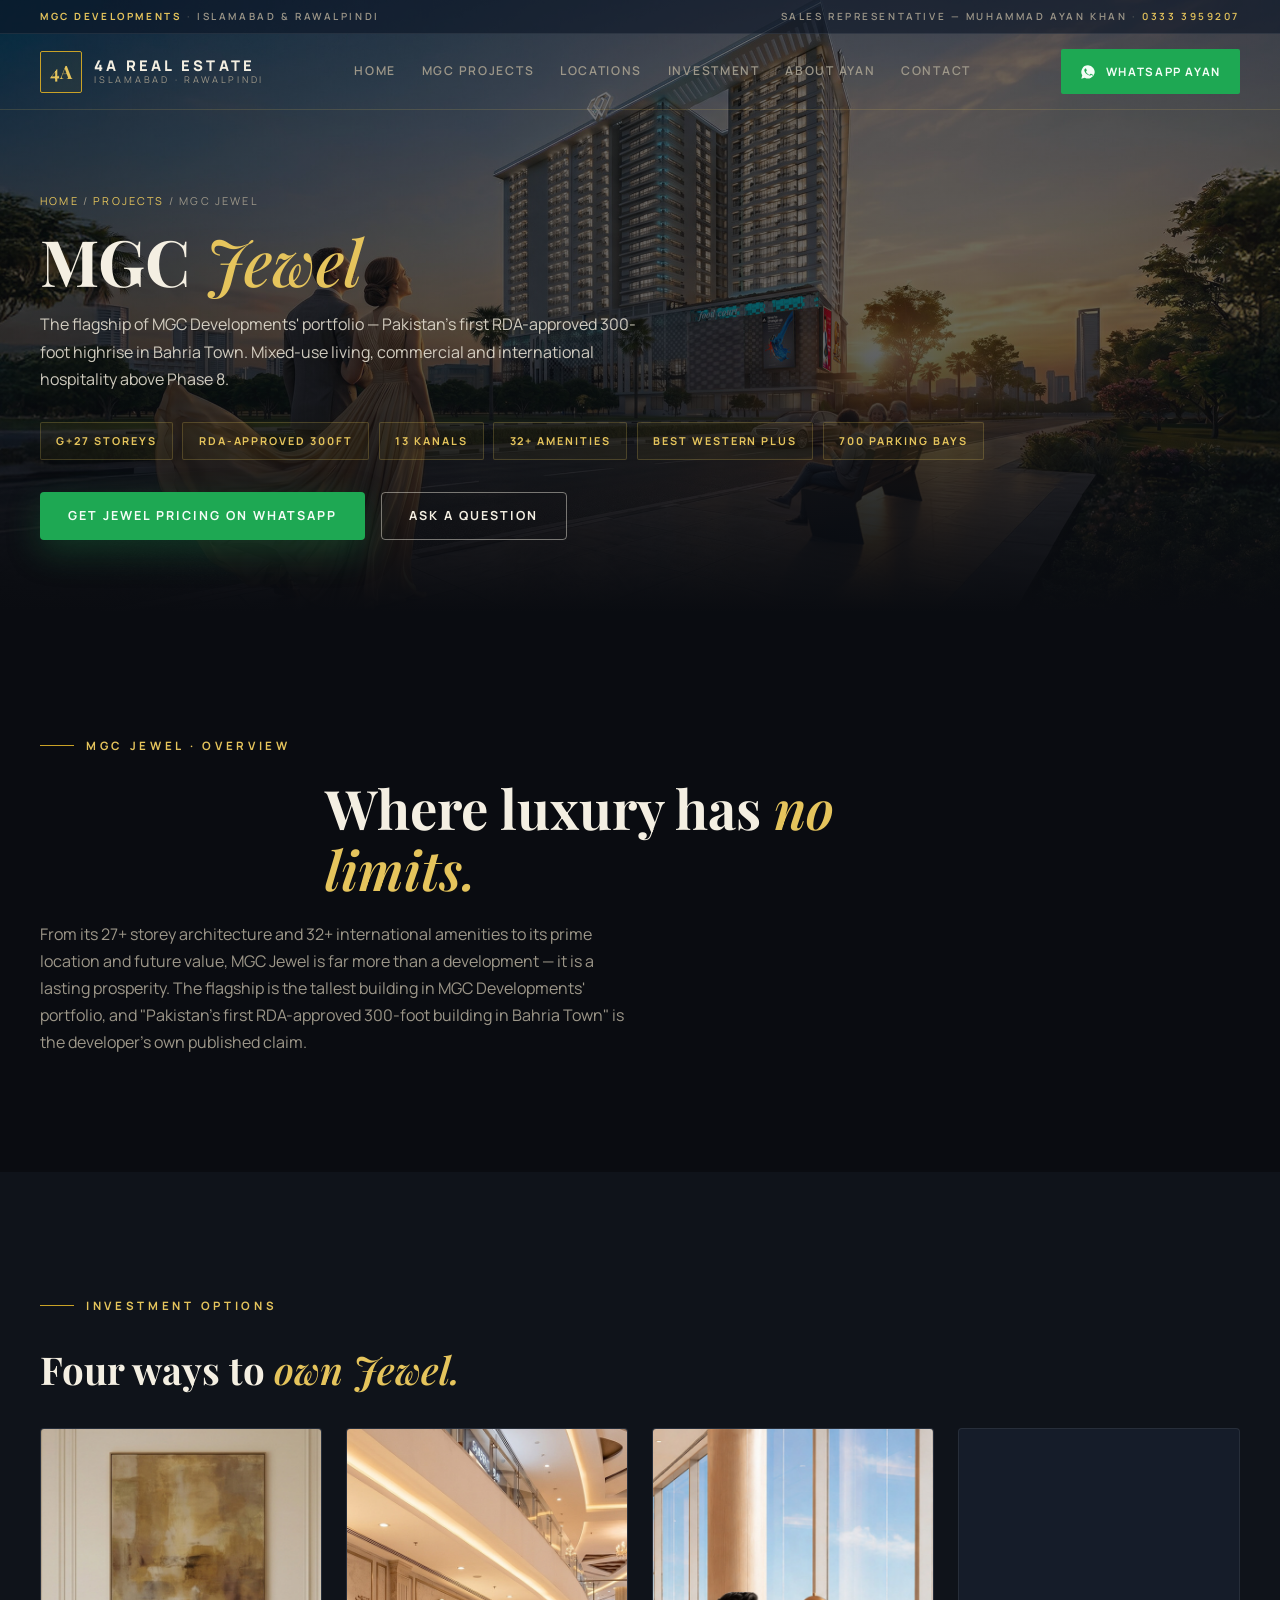
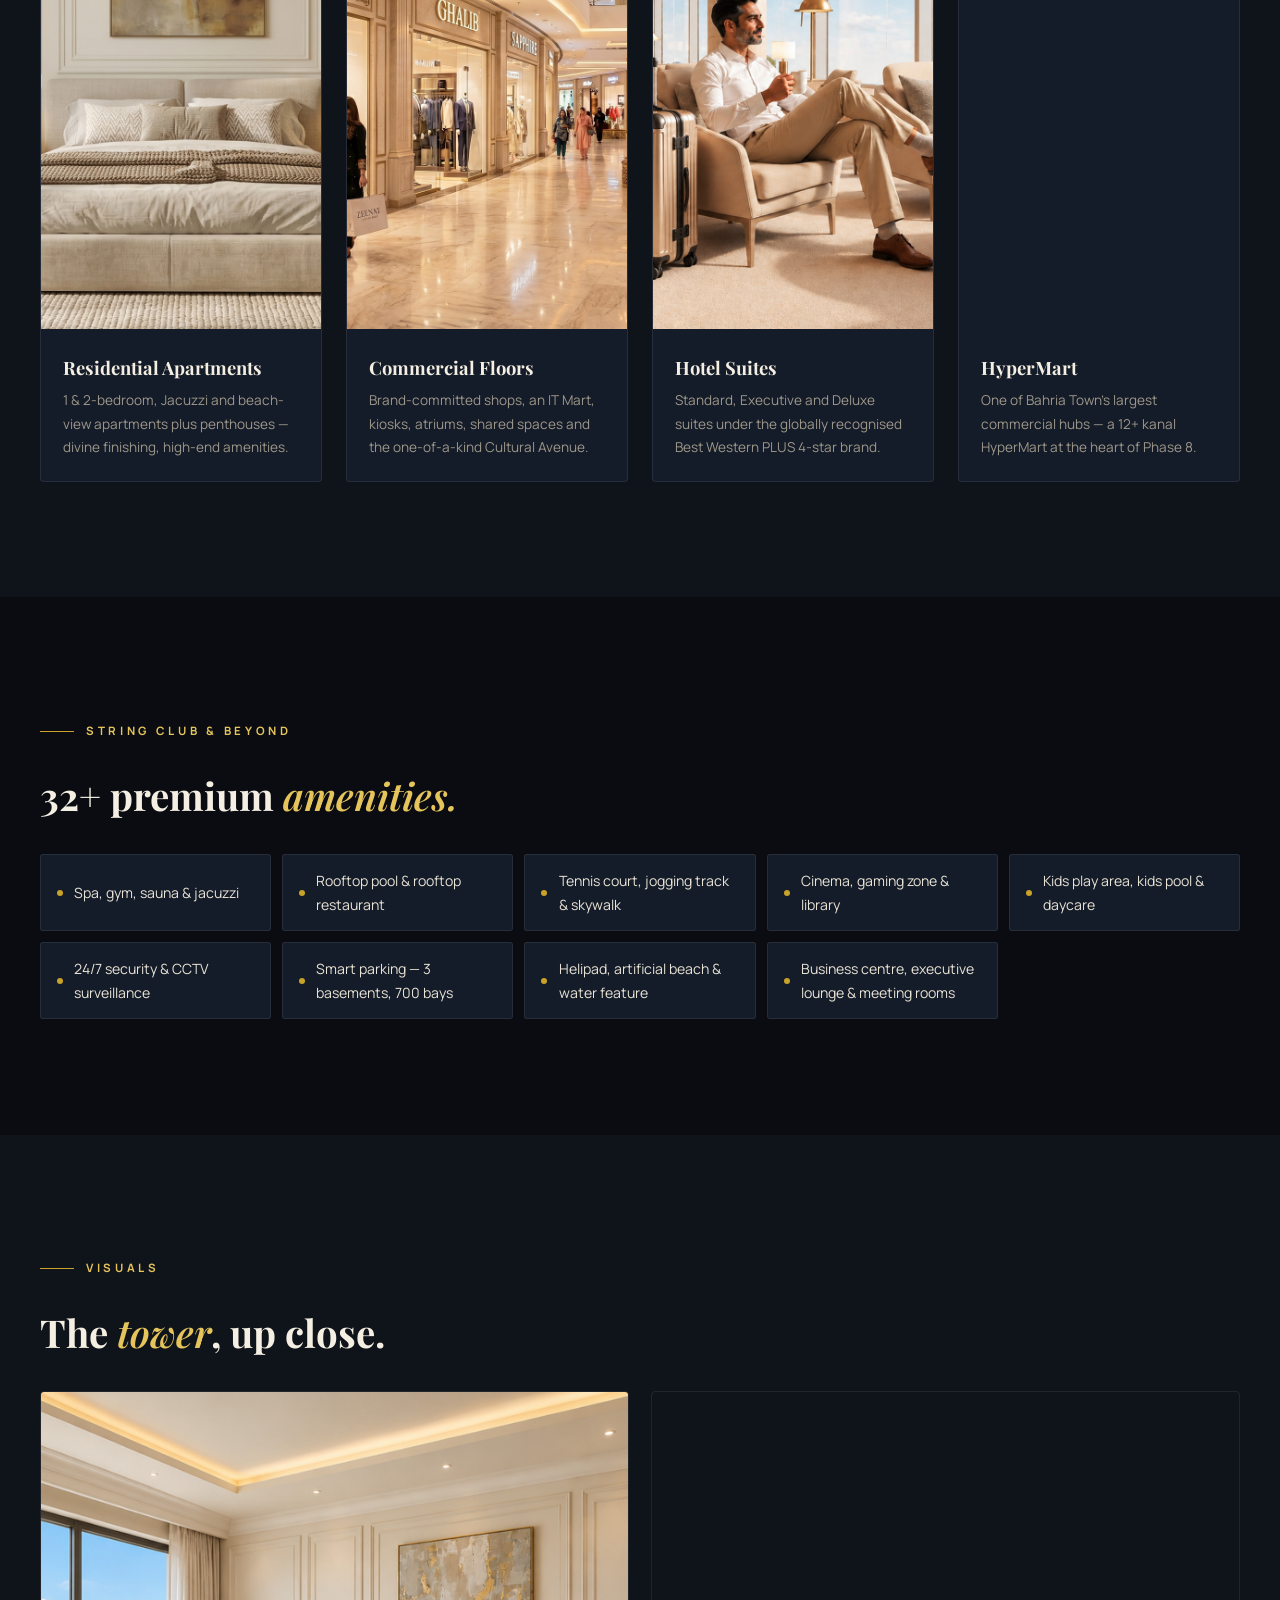
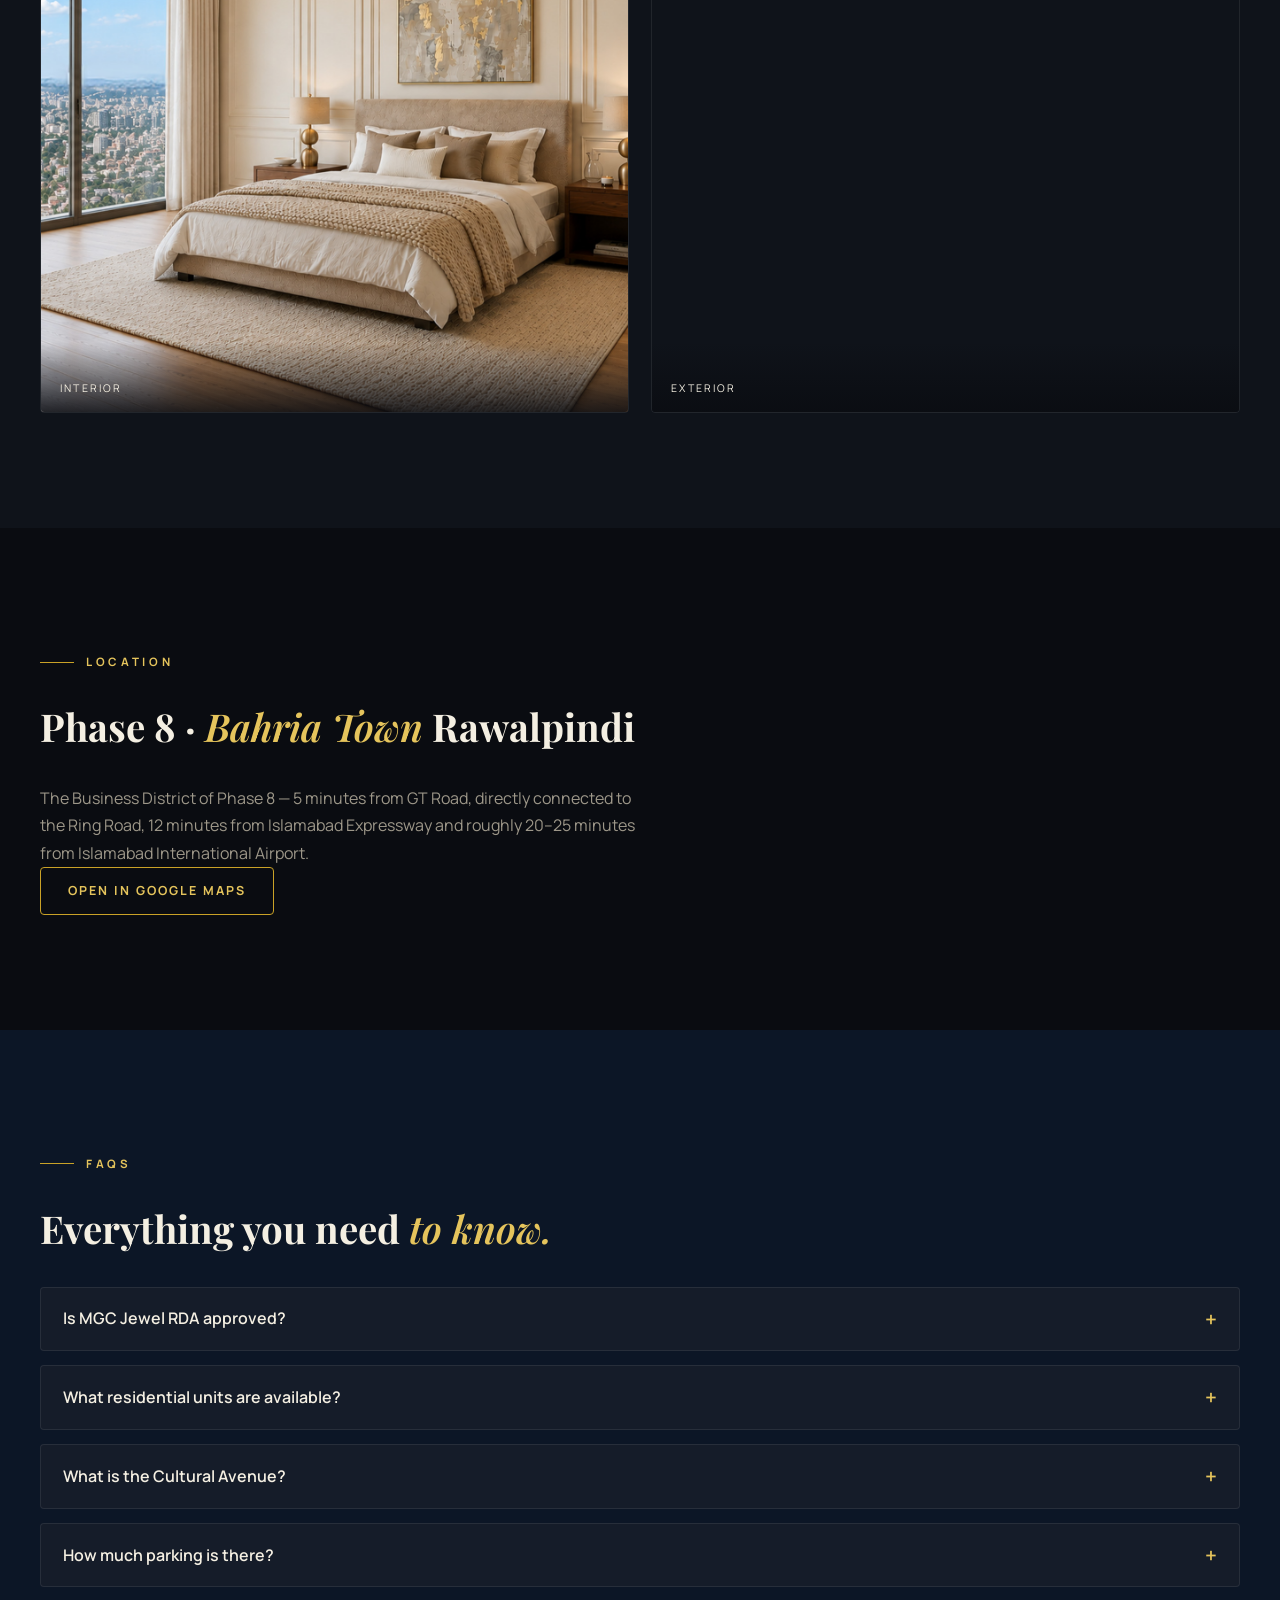
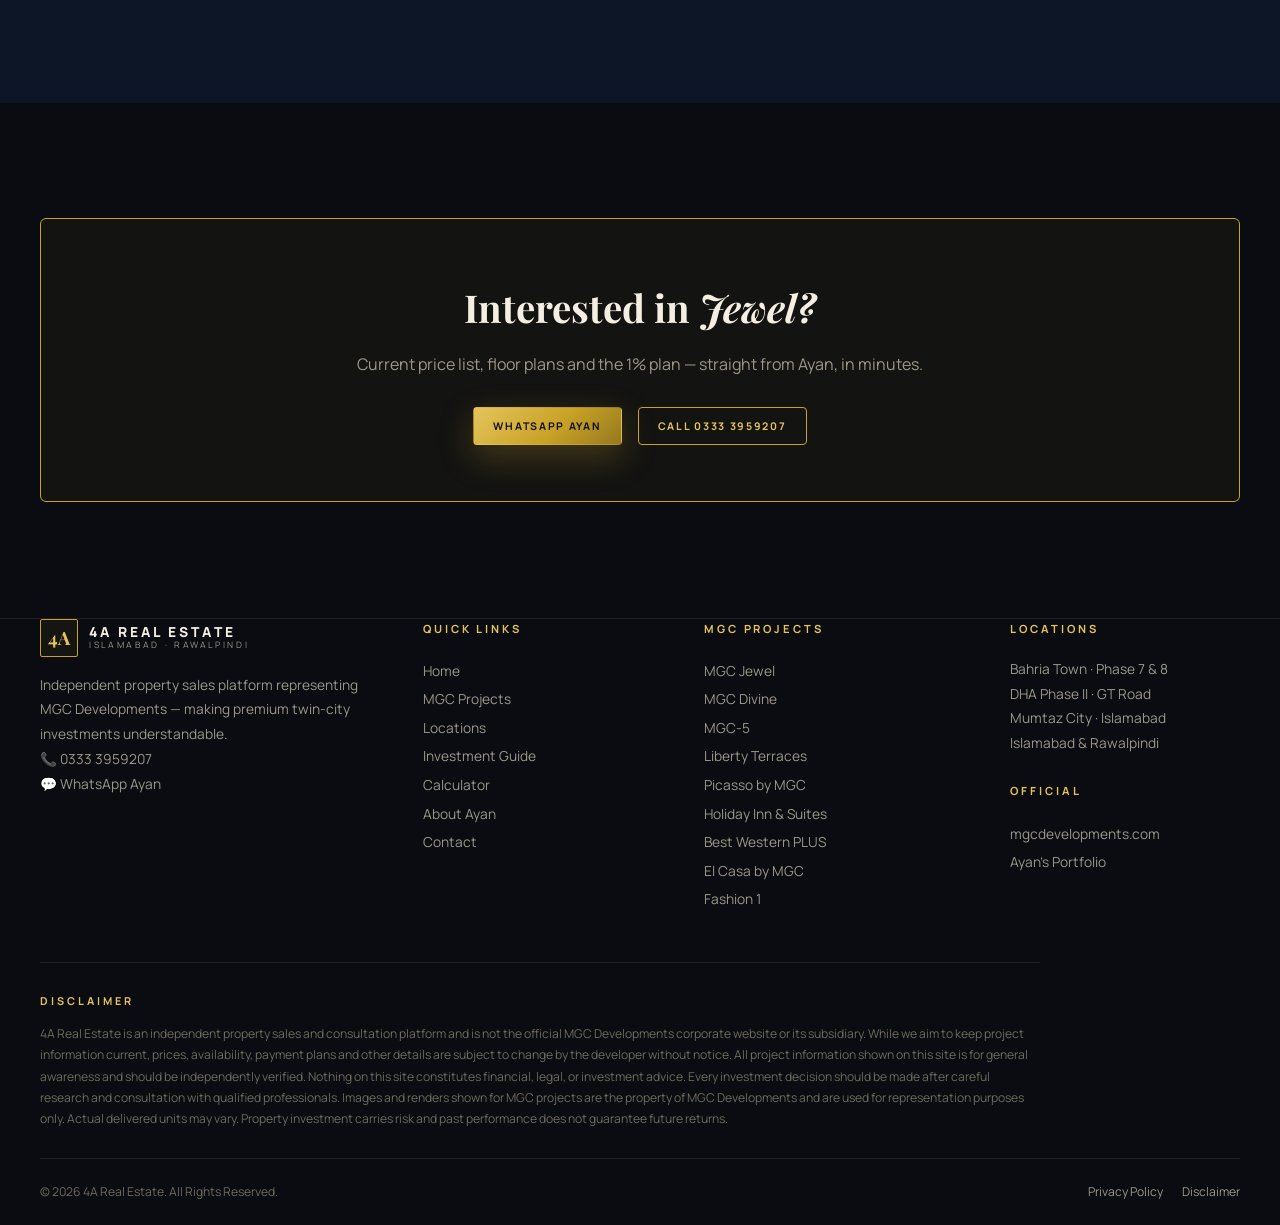
<file: projects/mgc-jewel.html>
<!DOCTYPE html>
<html lang="en">
<head>
    <meta charset="UTF-8">
    <meta name="viewport" content="width=device-width, initial-scale=1.0">
    <title>MGC Jewel — MGC Developments Project in Bahria Town Phase 8 | 4A Real Estate</title>
    <meta name="description" content="MGC Jewel project details — 27-storey, first RDA-approved 300-ft highrise in Bahria Town Phase 8. 32+ amenities, Best Western PLUS hotel suites, 1% payment plan. Pricing &amp; availability via 4A Real Estate, 0333 3959207.">
    <meta name="robots" content="index, follow">
    <link rel="sitemap" href="../sitemap.xml">
    <link rel="canonical" href="https://4a-real-estate.vercel.app/projects/mgc-jewel.html">
    <meta property="og:title" content="MGC Jewel | 4A Real Estate">
    <meta property="og:description" content="First RDA-approved 300-ft highrise in Bahria Town. 27 storeys, 32+ amenities, Best Western PLUS suites, 1% plan.">
    <meta property="og:type" content="website">
    <meta property="og:url" content="https://4a-real-estate.vercel.app/projects/mgc-jewel.html">
    <meta property="og:image" content="https://4a-real-estate.vercel.app/images/mgc/jewel/hero.jpg">
    <meta name="twitter:card" content="summary_large_image">
    <link rel="icon" href="data:image/svg+xml,%3Csvg xmlns='http://www.w3.org/2000/svg' viewBox='0 0 64 64'%3E%3Crect width='64' height='64' rx='12' fill='%230a0c11'/%3E%3Crect x='3' y='3' width='58' height='58' rx='10' fill='none' stroke='%23c9a227' stroke-width='2'/%3E%3Ctext x='32' y='43' font-family='Georgia,serif' font-size='26' font-weight='bold' fill='%23e5c45c' text-anchor='middle'%3E4A%3C/text%3E%3C/svg%3E">
    <link rel="preconnect" href="https://fonts.googleapis.com">
    <link rel="preconnect" href="https://fonts.gstatic.com" crossorigin>
    <link href="https://fonts.googleapis.com/css2?family=Playfair+Display:ital,wght@0,500;0,600;0,700;0,800;1,500;1,600&family=Manrope:wght@400;500;600;700;800&display=swap" rel="stylesheet">
    <link rel="preload" as="image" href="../images/mgc/jewel/hero.jpg" fetchpriority="high">
    <script type="application/ld+json">
    {
      "@context": "https://schema.org",
      "@type": "BreadcrumbList",
      "itemListElement": [
        { "@type": "ListItem", "position": 1, "name": "Home", "item": "https://4a-real-estate.vercel.app/" },
        { "@type": "ListItem", "position": 2, "name": "Projects", "item": "https://4a-real-estate.vercel.app/#projects" },
        { "@type": "ListItem", "position": 3, "name": "MGC Jewel", "item": "https://4a-real-estate.vercel.app/projects/mgc-jewel.html" }
      ]
    }
    </script>
    <link rel="stylesheet" href="../style.css">
</head>
<body>
    <a class="skip-link" href="#main">Skip to content</a>

    <header class="site-header">
        <div class="tb-topbar">
            <div class="container tb-inner">
                <span><strong>MGC Developments</strong><span class="tb-pipe"> · </span>Islamabad &amp; Rawalpindi</span>
                <span>Sales Representative — Muhammad Ayan Khan<span class="tb-pipe"> · </span><a href="tel:+923333959207">0333 3959207</a></span>
            </div>
        </div>
        <div class="container hdr">
            <a class="logo" href="../index.html#hero" aria-label="4A Real Estate — home">
                <span class="logo-mark">4A</span>
                <span class="logo-word"><strong>4A REAL ESTATE</strong><small>Islamabad · Rawalpindi</small></span>
            </a>
            <nav class="nav-links" aria-label="Primary">
                <a href="../index.html#hero">Home</a>
                <a href="../index.html#projects">MGC Projects</a>
                <a href="../index.html#locations">Locations</a>
                <a href="../index.html#investment">Investment</a>
                <a href="../index.html#ayan">About Ayan</a>
                <a href="../index.html#contact">Contact</a>
            </nav>
            <a class="header-cta" href="tel:+923333959207" aria-label="Call 4A Real Estate on 0333 3959207">0333 3959207</a>
            <a class="header-wa" href="https://wa.me/923333959207?text=Hello%20Muhammad%20Ayan%2C%20I%20found%204A%20Real%20Estate%20and%20I%27m%20interested%20in%20MGC%20Developments%20projects.%20Please%20share%20the%20available%20projects%20and%20current%20payment%20plans." target="_blank" rel="noopener" aria-label="WhatsApp Ayan">
                <svg viewBox="0 0 24 24" fill="currentColor" aria-hidden="true"><path d="M12 2a9.9 9.9 0 0 0-8.6 15L2 22l5.2-1.4A9.94 9.94 0 1 0 12 2zm5.3 14.1c-.2.5-1.2 1-1.7 1-.5 0-1 .2-3.3-.7-2.8-1.1-4.6-4-4.7-4.2-.1-.2-1.1-1.5-1.1-2.9s.7-2 .9-2.3c.2-.3.5-.3.7-.3h.5c.2 0 .4 0 .6.4l.9 2.2c.1.2.1.4 0 .6l-.4.6-.6.6c-.2.2-.4.4-.2.7.2.4.9 1.6 2 2.6 1.4 1.3 2.5 1.7 2.9 1.9.4.2.6.1.8-.1l1.1-1.3c.3-.3.5-.2.8-.1l2.2 1c.4.2.6.3.6.5 0 .2 0 .9-.3 1.6z"/></svg>
                <span class="wt-label">WhatsApp Ayan</span>
            </a>
            <button class="hamburger" id="hamburger" aria-label="Open navigation menu" aria-expanded="false" aria-controls="mobileNav"><span></span><span></span><span></span></button>
        </div>
    </header>

    <nav class="mobile-nav" id="mobileNav" aria-label="Mobile">
        <a class="mnav-link" href="../index.html#hero">Home <em>✳</em></a>
        <a class="mnav-link" href="../index.html#projects">MGC Projects <em>✳</em></a>
        <a class="mnav-link" href="../index.html#locations">Locations <em>✳</em></a>
        <a class="mnav-link" href="../index.html#investment">Investment Guide <em>✳</em></a>
        <a class="mnav-link" href="../index.html#ayan">About Ayan <em>✳</em></a>
        <a class="mnav-link" href="../index.html#contact">Contact <em>✳</em></a>
        <div class="mnav-cta">
            <p class="mnav-hint">Looking for an MGC property?<br><strong>Speak directly with Ayan.</strong></p>
            <a class="btn btn-whatsapp btn-block" href="https://wa.me/923333959207?text=Hello%20Ayan%2C%20I%20found%20MGC%20Jewel%20on%20the%204A%20Real%20Estate%20website.%20Please%20share%20the%20latest%20availability%2C%20price%2C%20and%201%25%20payment%20plan%20details." target="_blank" rel="noopener">WhatsApp Ayan</a>
            <a class="btn btn-gold btn-block" href="tel:+923333959207">Call 0333 3959207</a>
        </div>
    </nav>

    <main id="main">
        <section class="page-hero" style="background-image:url('../images/mgc/jewel/hero.jpg')" aria-label="MGC Jewel">
            <div class="container">
                <div class="crumbs"><a href="../index.html">Home</a> / <a href="../index.html#projects">Projects</a> / MGC Jewel</div>
                <h1>MGC <em>Jewel</em></h1>
                <p class="ph-lead">The flagship of MGC Developments' portfolio — Pakistan's first RDA-approved 300-foot highrise in Bahria Town. Mixed-use living, commercial and international hospitality above Phase 8.</p>
                <div class="facts-band">
                    <span class="fc-fact">G+27 Storeys</span>
                    <span class="fc-fact">RDA-Approved 300ft</span>
                    <span class="fc-fact">13 Kanals</span>
                    <span class="fc-fact">32+ Amenities</span>
                    <span class="fc-fact">Best Western PLUS</span>
                    <span class="fc-fact">700 Parking Bays</span>
                </div>
                <div class="featured-cta">
                    <a class="btn btn-whatsapp" href="https://wa.me/923333959207?text=Hello%20Ayan%2C%20I%20found%20MGC%20Jewel%20on%20the%204A%20Real%20Estate%20website.%20Please%20share%20the%20latest%20availability%2C%20price%2C%20and%201%25%20payment%20plan%20details." target="_blank" rel="noopener">Get Jewel Pricing on WhatsApp</a>
                    <a class="btn btn-outline-light" href="../index.html#contact">Ask a Question</a>
                </div>
            </div>
        </section>

        <section class="section">
            <div class="container">
                <div class="section-head reveal">
                    <span class="eyebrow">MGC Jewel · Overview</span>
                    <h2 class="section-title">Where luxury has <em>no limits.</em></h2>
                    <p class="lead">From its 27+ storey architecture and 32+ international amenities to its prime location and future value, MGC Jewel is far more than a development — it is a lasting prosperity. The flagship is the tallest building in MGC Developments' portfolio, and "Pakistan's first RDA-approved 300-foot building in Bahria Town" is the developer's own published claim.</p>
                </div>
            </div>
        </section>

        <section class="section on-dark">
            <div class="container">
                <span class="eyebrow reveal">Investment Options</span>
                <h2 class="proj-section-title reveal">Four ways to <em>own Jewel.</em></h2>
                <div class="type-grid">
                    <article class="type-card reveal">
                        <img src="../images/mgc/jewel/type-1bed.jpg" alt="1 bedroom luxury apartment at MGC Jewel" width="800" height="500" loading="lazy" decoding="async" data-cap="1-Bedroom Apartments">
                        <div class="tc-body">
                            <h4>Residential Apartments</h4>
                            <p>1 &amp; 2-bedroom, Jacuzzi and beach-view apartments plus penthouses — divine finishing, high-end amenities.</p>
                        </div>
                    </article>
                    <article class="type-card reveal" style="--d:.08s">
                        <img src="../images/mgc/jewel/type-shop.jpg" alt="Brand-committed commercial shops at MGC Jewel" width="800" height="500" loading="lazy" decoding="async" data-cap="Brand-Committed Shops">
                        <div class="tc-body">
                            <h4>Commercial Floors</h4>
                            <p>Brand-committed shops, an IT Mart, kiosks, atriums, shared spaces and the one-of-a-kind Cultural Avenue.</p>
                        </div>
                    </article>
                    <article class="type-card reveal" style="--d:.16s">
                        <img src="../images/mgc/jewel/type-hotel.jpg" alt="Best Western PLUS hotel suites at MGC Jewel" width="800" height="500" loading="lazy" decoding="async" data-cap="Best Western PLUS Suites">
                        <div class="tc-body">
                            <h4>Hotel Suites</h4>
                            <p>Standard, Executive and Deluxe suites under the globally recognised Best Western PLUS 4-star brand.</p>
                        </div>
                    </article>
                    <article class="type-card reveal" style="--d:.24s">
                        <img src="../images/mgc/jewel/type-foodcourt.jpg" alt="HyperMart and food court retail space at MGC Jewel" width="800" height="500" loading="lazy" decoding="async" data-cap="HyperMart &amp; Food Court">
                        <div class="tc-body">
                            <h4>HyperMart</h4>
                            <p>One of Bahria Town's largest commercial hubs — a 12+ kanal HyperMart at the heart of Phase 8.</p>
                        </div>
                    </article>
                </div>
            </div>
        </section>

        <section class="section">
            <div class="container">
                <span class="eyebrow reveal">String Club &amp; Beyond</span>
                <h2 class="proj-section-title reveal">32+ premium <em>amenities.</em></h2>
                <ul class="amen-list reveal">
                    <li>Spa, gym, sauna &amp; jacuzzi</li>
                    <li>Rooftop pool &amp; rooftop restaurant</li>
                    <li>Tennis court, jogging track &amp; skywalk</li>
                    <li>Cinema, gaming zone &amp; library</li>
                    <li>Kids play area, kids pool &amp; daycare</li>
                    <li>24/7 security &amp; CCTV surveillance</li>
                    <li>Smart parking — 3 basements, 700 bays</li>
                    <li>Helipad, artificial beach &amp; water feature</li>
                    <li>Business centre, executive lounge &amp; meeting rooms</li>
                </ul>
            </div>
        </section>

        <section class="section on-dark">
            <div class="container">
                <span class="eyebrow reveal">Visuals</span>
                <h2 class="proj-section-title reveal">The <em>tower</em>, up close.</h2>
                <div class="gallery-grid">
                    <figure class="gal-item reveal">
                        <img src="../images/mgc/jewel/interior.jpg" alt="Interior visual of MGC Jewel" width="1000" height="620" loading="lazy" decoding="async" data-cap="Interior">
                        <figcaption class="gal-cap">Interior</figcaption>
                    </figure>
                    <figure class="gal-item reveal" style="--d:.1s">
                        <img src="../images/mgc/jewel/exterior.jpg" alt="Exterior render of the MGC Jewel highrise" width="1000" height="620" loading="lazy" decoding="async" data-cap="Exterior">
                        <figcaption class="gal-cap">Exterior</figcaption>
                    </figure>
                </div>
            </div>
        </section>

        <section class="section">
            <div class="container">
                <span class="eyebrow reveal">Location</span>
                <h2 class="proj-section-title reveal">Phase 8 · <em>Bahria Town</em> Rawalpindi</h2>
                <p class="lead reveal">The Business District of Phase 8 — 5 minutes from GT Road, directly connected to the Ring Road, 12 minutes from Islamabad Expressway and roughly 20–25 minutes from Islamabad International Airport.</p>
                <a class="btn btn-outline reveal" href="https://www.google.com/maps/place/MGC+Jewel+Mall/@33.5032868,73.0936753,17z" target="_blank" rel="noopener">Open in Google Maps</a>
            </div>
        </section>

        <section class="section on-navy">
            <div class="container">
                <span class="eyebrow reveal">FAQs</span>
                <h2 class="proj-section-title reveal">Everything you need <em>to know.</em></h2>
                <details class="faq-details reveal">
                    <summary>Is MGC Jewel RDA approved?</summary>
                    <p>Yes. MGC Jewel is the first RDA (Rawalpindi Development Authority)-approved 300-foot highrise in Bahria Town — a published MGC claim confirming the project meets government-mandated legal, structural and urban planning requirements.</p>
                </details>
                <details class="faq-details reveal">
                    <summary>What residential units are available?</summary>
                    <p>1-bedroom and 2-bedroom apartments, Jacuzzi apartments, beach-view apartments and penthouses — all with high-end amenities and premium finishing.</p>
                </details>
                <details class="faq-details reveal">
                    <summary>What is the Cultural Avenue?</summary>
                    <p>A dedicated commercial concept within Jewel's mall giving businesses from Pakistan's four regional cultures dedicated space to showcase their products, crafts and brands with mainstream footfall.</p>
                </details>
                <details class="faq-details reveal">
                    <summary>How much parking is there?</summary>
                    <p>Three basement levels of digital car parking with capacity for 700 vehicles, integrating technology for entry, exit and space management.</p>
                </details>
            </div>
        </section>

        <section class="section">
            <div class="container">
                <div class="proj-cta-band reveal">
                    <h2>Interested in <em>Jewel?</em></h2>
                    <p>Current price list, floor plans and the 1% plan — straight from Ayan, in minutes.</p>
                    <div class="pc-actions">
                        <a class="btn btn-gold" href="https://wa.me/923333959207?text=Hello%20Ayan%2C%20I%20found%20MGC%20Jewel%20on%20the%204A%20Real%20Estate%20website.%20Please%20share%20the%20latest%20availability%2C%20price%2C%20and%201%25%20payment%20plan%20details." target="_blank" rel="noopener">WhatsApp Ayan</a>
                        <a class="btn btn-outline" href="tel:+923333959207">Call 0333 3959207</a>
                    </div>
                </div>
            </div>
        </section>
    </main>

    <footer class="footer">
        <div class="container">
            <div class="footer-grid">
                <div class="f-col f-brand">
                    <div class="f-logo">
                        <span class="logo-mark">4A</span>
                        <span class="logo-word"><strong>4A REAL ESTATE</strong><small>Islamabad · Rawalpindi</small></span>
                    </div>
                    <p>Independent property sales platform representing MGC Developments — making premium twin-city investments understandable.</p>
                    <p>📞 <a href="tel:+923333959207">0333 3959207</a><br>💬 <a href="https://wa.me/923333959207" target="_blank" rel="noopener">WhatsApp Ayan</a></p>
                </div>
                <div class="f-col">
                    <h4>Quick Links</h4>
                    <ul>
                        <li><a href="../index.html#hero">Home</a></li>
                        <li><a href="../index.html#projects">MGC Projects</a></li>
                        <li><a href="../index.html#locations">Locations</a></li>
                        <li><a href="../index.html#investment">Investment Guide</a></li>
                        <li><a href="../index.html#calculator">Calculator</a></li>
                        <li><a href="../index.html#ayan">About Ayan</a></li>
                        <li><a href="../index.html#contact">Contact</a></li>
                    </ul>
                </div>
                <div class="f-col">
                    <h4>MGC Projects</h4>
                    <ul>
                        <li><a href="mgc-jewel.html">MGC Jewel</a></li>
                        <li><a href="mgc-divine.html">MGC Divine</a></li>
                        <li><a href="mgc-5.html">MGC-5</a></li>
                        <li><a href="liberty-terraces.html">Liberty Terraces</a></li>
                        <li><a href="picasso.html">Picasso by MGC</a></li>
                        <li><a href="holiday-inn.html">Holiday Inn &amp; Suites</a></li>
                        <li><a href="best-western.html">Best Western PLUS</a></li>
                        <li><a href="el-casa.html">El Casa by MGC</a></li>
                        <li><a href="fashion-1.html">Fashion 1</a></li>
                    </ul>
                </div>
                <div class="f-col">
                    <h4>Locations</h4>
                    <ul>
                        <li>Bahria Town · Phase 7 &amp; 8</li>
                        <li>DHA Phase II · GT Road</li>
                        <li>Mumtaz City · Islamabad</li>
                        <li>Islamabad &amp; Rawalpindi</li>
                    </ul>
                    <h4 style="margin-top:1.6rem">Official</h4>
                    <ul>
                        <li><a href="https://mgcdevelopments.com/" target="_blank" rel="noopener">mgcdevelopments.com</a></li>
                        <li><a href="https://muhammad-ayan-khan-opal.vercel.app/" target="_blank" rel="noopener">Ayan's Portfolio</a></li>
                    </ul>
                </div>
            </div>
            <div id="disclaimer" class="disclaimer">
                <h4>Disclaimer</h4>
                <p>4A Real Estate is an independent property sales and consultation platform and is not the official MGC Developments corporate website or its subsidiary. While we aim to keep project information current, prices, availability, payment plans and other details are subject to change by the developer without notice. All project information shown on this site is for general awareness and should be independently verified. Nothing on this site constitutes financial, legal, or investment advice. Every investment decision should be made after careful research and consultation with qualified professionals. Images and renders shown for MGC projects are the property of MGC Developments and are used for representation purposes only. Actual delivered units may vary. Property investment carries risk and past performance does not guarantee future returns.</p>
            </div>
            <div class="footer-bottom">
                <p>© <span id="year">2026</span> 4A Real Estate. All Rights Reserved.</p>
                <div class="fb-legal">
                    <a href="#disclaimer">Privacy Policy</a>
                    <a href="#disclaimer">Disclaimer</a>
                </div>
            </div>
        </div>
    </footer>

    <button class="back-to-top" id="backToTop" aria-label="Back to top">
        <svg viewBox="0 0 24 24" fill="none" stroke="currentColor" stroke-width="2" aria-hidden="true"><path d="M12 19V5M5 12l7-7 7 7"/></svg>
    </button>

    <script src="../script.js"></script>
</body>
</html>
</file>
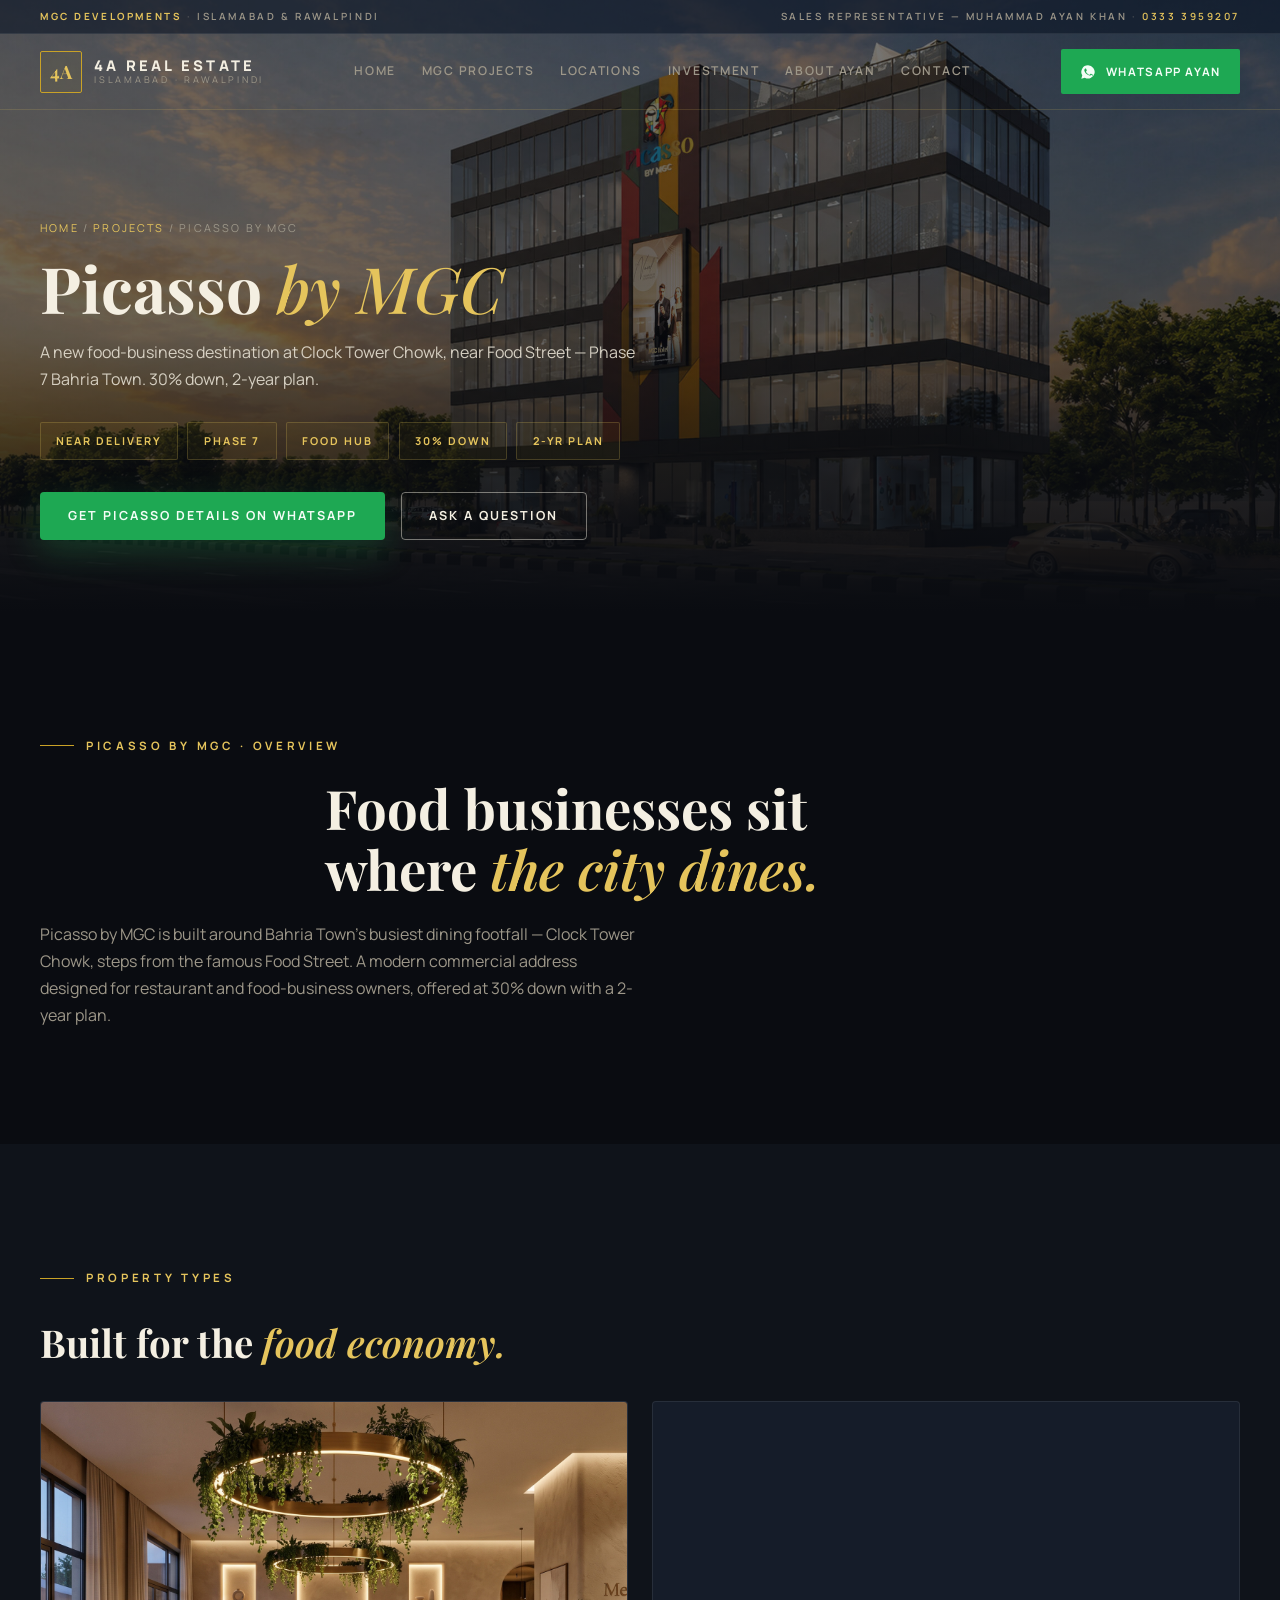
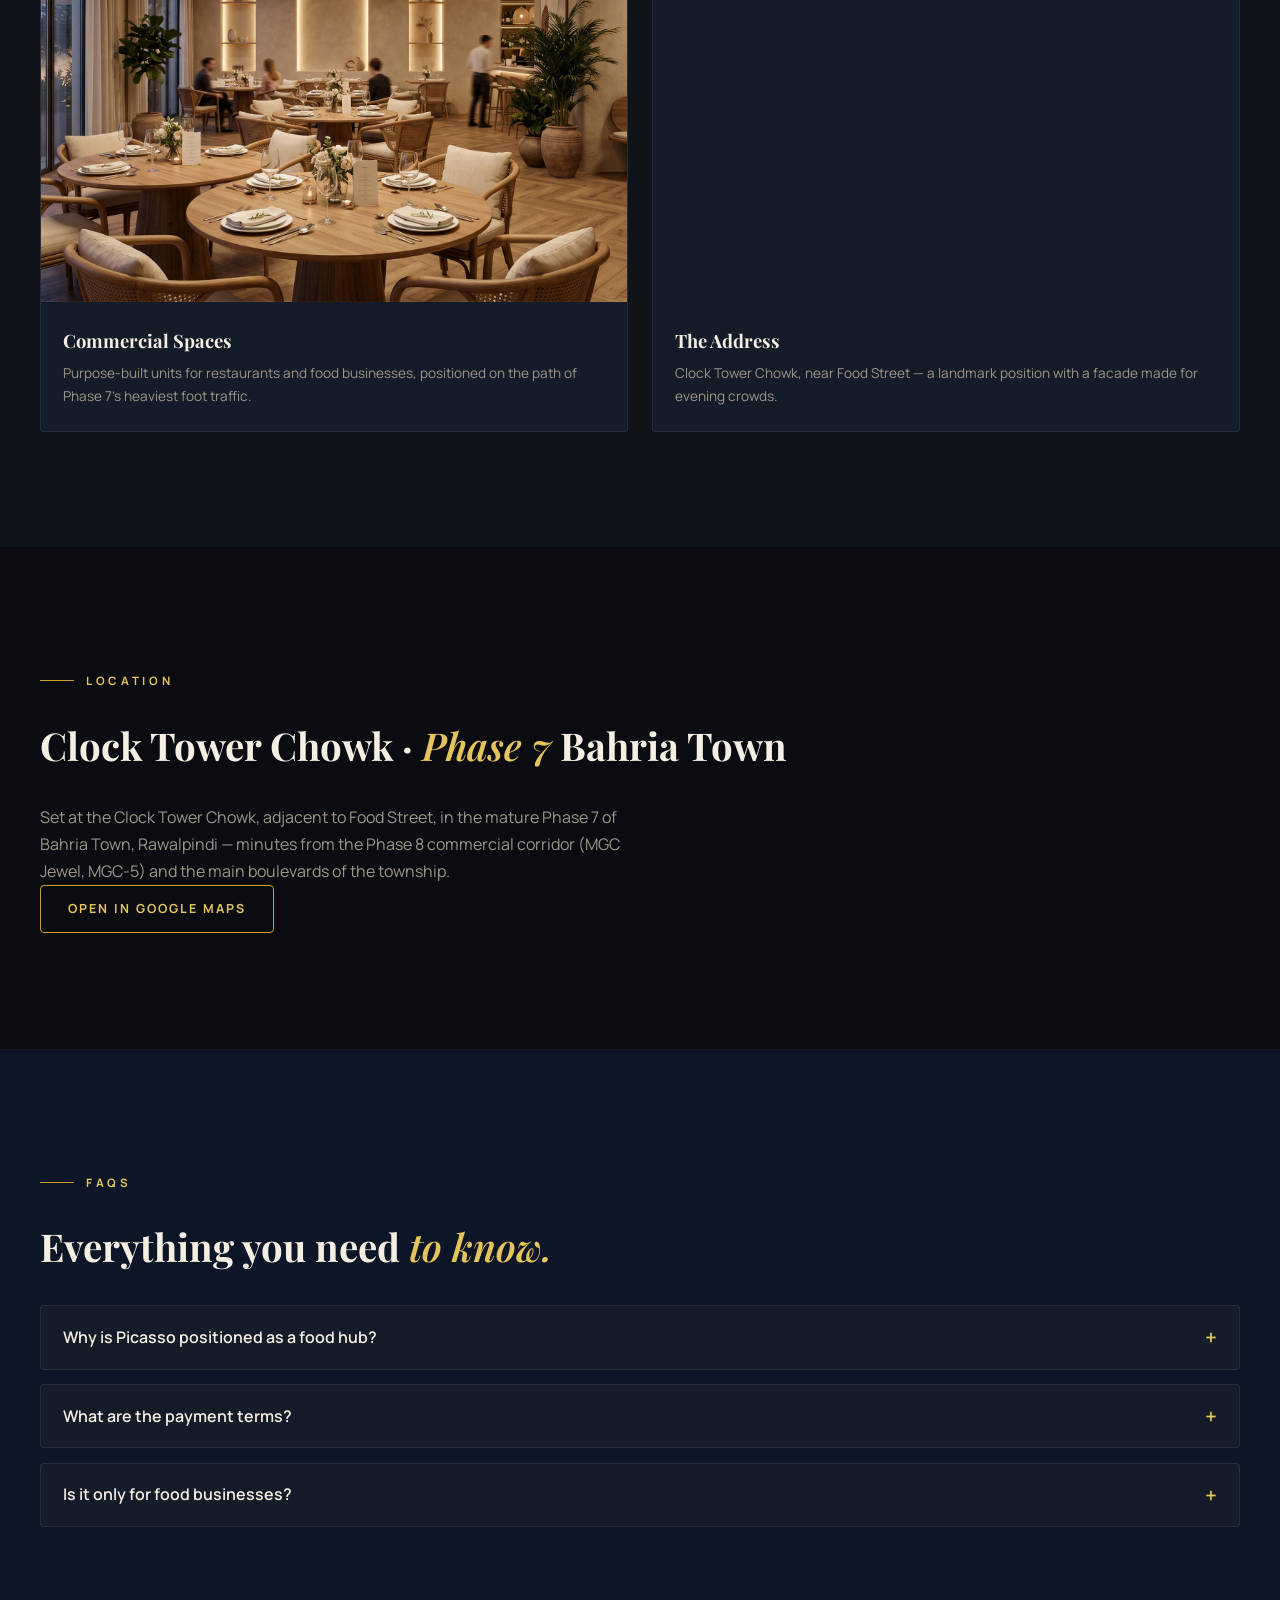
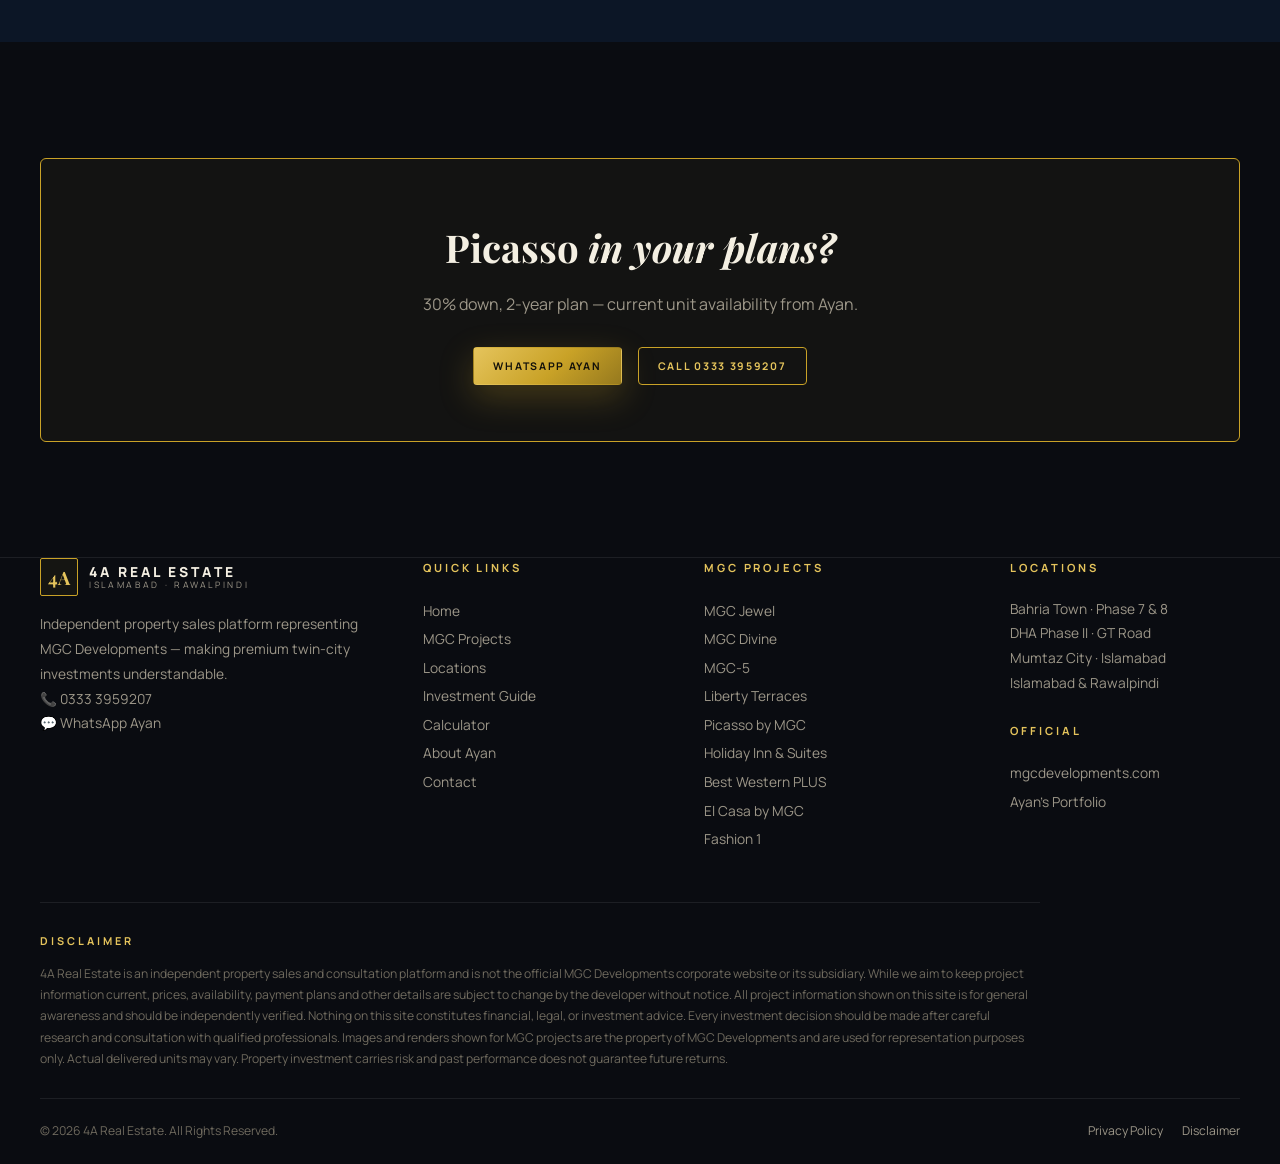
<file: projects/picasso.html>
<!DOCTYPE html>
<html lang="en">
<head>
    <meta charset="UTF-8">
    <meta name="viewport" content="width=device-width, initial-scale=1.0">
    <title>Picasso by MGC — Food Hub at Clock Tower Chowk, Phase 7 Bahria Town | 4A Real Estate</title>
    <meta name="description" content="Picasso by MGC — a new food-business destination at Clock Tower Chowk near Food Street, Phase 7 Bahria Town. 30% down, 2-year plan. Availability via 4A Real Estate.">
    <meta name="robots" content="index, follow">
    <link rel="sitemap" href="../sitemap.xml">
    <link rel="canonical" href="https://4a-real-estate.vercel.app/projects/picasso.html">
    <meta property="og:title" content="Picasso by MGC | 4A Real Estate">
    <meta property="og:description" content="A new food-business destination at Clock Tower Chowk near Food Street, Phase 7 — 30% down, 2-year plan.">
    <meta property="og:type" content="website">
    <meta property="og:url" content="https://4a-real-estate.vercel.app/projects/picasso.html">
    <meta property="og:image" content="https://4a-real-estate.vercel.app/images/mgc/picasso/hero.jpg">
    <meta name="twitter:card" content="summary_large_image">
    <link rel="icon" href="data:image/svg+xml,%3Csvg xmlns='http://www.w3.org/2000/svg' viewBox='0 0 64 64'%3E%3Crect width='64' height='64' rx='12' fill='%230a0c11'/%3E%3Crect x='3' y='3' width='58' height='58' rx='10' fill='none' stroke='%23c9a227' stroke-width='2'/%3E%3Ctext x='32' y='43' font-family='Georgia,serif' font-size='26' font-weight='bold' fill='%23e5c45c' text-anchor='middle'%3E4A%3C/text%3E%3C/svg%3E">
    <link rel="preconnect" href="https://fonts.googleapis.com">
    <link rel="preconnect" href="https://fonts.gstatic.com" crossorigin>
    <link href="https://fonts.googleapis.com/css2?family=Playfair+Display:ital,wght@0,500;0,600;0,700;0,800;1,500;1,600&family=Manrope:wght@400;500;600;700;800&display=swap" rel="stylesheet">
    <link rel="preload" as="image" href="../images/mgc/picasso/hero.jpg" fetchpriority="high">
    <link rel="stylesheet" href="../style.css">
</head>
<body>
    <a class="skip-link" href="#main">Skip to content</a>
    <header class="site-header">
        <div class="tb-topbar">
            <div class="container tb-inner">
                <span><strong>MGC Developments</strong><span class="tb-pipe"> · </span>Islamabad &amp; Rawalpindi</span>
                <span>Sales Representative — Muhammad Ayan Khan<span class="tb-pipe"> · </span><a href="tel:+923333959207">0333 3959207</a></span>
            </div>
        </div>
        <div class="container hdr">
            <a class="logo" href="../index.html#hero" aria-label="4A Real Estate — home">
                <span class="logo-mark">4A</span>
                <span class="logo-word"><strong>4A REAL ESTATE</strong><small>Islamabad · Rawalpindi</small></span>
            </a>
            <nav class="nav-links" aria-label="Primary">
                <a href="../index.html#hero">Home</a>
                <a href="../index.html#projects">MGC Projects</a>
                <a href="../index.html#locations">Locations</a>
                <a href="../index.html#investment">Investment</a>
                <a href="../index.html#ayan">About Ayan</a>
                <a href="../index.html#contact">Contact</a>
            </nav>
            <a class="header-cta" href="tel:+923333959207" aria-label="Call 4A Real Estate on 0333 3959207">0333 3959207</a>
            <a class="header-wa" href="https://wa.me/923333959207?text=Hello%20Muhammad%20Ayan%2C%20I%20found%204A%20Real%20Estate%20and%20I%27m%20interested%20in%20MGC%20Developments%20projects.%20Please%20share%20the%20available%20projects%20and%20current%20payment%20plans." target="_blank" rel="noopener" aria-label="WhatsApp Ayan">
                <svg viewBox="0 0 24 24" fill="currentColor" aria-hidden="true"><path d="M12 2a9.9 9.9 0 0 0-8.6 15L2 22l5.2-1.4A9.94 9.94 0 1 0 12 2zm5.3 14.1c-.2.5-1.2 1-1.7 1-.5 0-1 .2-3.3-.7-2.8-1.1-4.6-4-4.7-4.2-.1-.2-1.1-1.5-1.1-2.9s.7-2 .9-2.3c.2-.3.5-.3.7-.3h.5c.2 0 .4 0 .6.4l.9 2.2c.1.2.1.4 0 .6l-.4.6-.6.6c-.2.2-.4.4-.2.7.2.4.9 1.6 2 2.6 1.4 1.3 2.5 1.7 2.9 1.9.4.2.6.1.8-.1l1.1-1.3c.3-.3.5-.2.8-.1l2.2 1c.4.2.6.3.6.5 0 .2 0 .9-.3 1.6z"/></svg>
                <span class="wt-label">WhatsApp Ayan</span>
            </a>
            <button class="hamburger" id="hamburger" aria-label="Open navigation menu" aria-expanded="false" aria-controls="mobileNav"><span></span><span></span><span></span></button>
        </div>
    </header>
    <nav class="mobile-nav" id="mobileNav" aria-label="Mobile">
        <a class="mnav-link" href="../index.html#hero">Home <em>✳</em></a>
        <a class="mnav-link" href="../index.html#projects">MGC Projects <em>✳</em></a>
        <a class="mnav-link" href="../index.html#locations">Locations <em>✳</em></a>
        <a class="mnav-link" href="../index.html#investment">Investment Guide <em>✳</em></a>
        <a class="mnav-link" href="../index.html#ayan">About Ayan <em>✳</em></a>
        <a class="mnav-link" href="../index.html#contact">Contact <em>✳</em></a>
        <div class="mnav-cta">
            <p class="mnav-hint">Looking for an MGC property?<br><strong>Speak directly with Ayan.</strong></p>
            <a class="btn btn-whatsapp btn-block" href="https://wa.me/923333959207?text=Hello%20Ayan%2C%20I%20found%20Picasso%20by%20MGC%20on%20the%204A%20Real%20Estate%20website.%20Please%20share%20the%20latest%20availability%20and%20investment%20details." target="_blank" rel="noopener">WhatsApp Ayan</a>
            <a class="btn btn-gold btn-block" href="tel:+923333959207">Call 0333 3959207</a>
        </div>
    </nav>

    <main id="main">
        <section class="page-hero" style="background-image:url('../images/mgc/picasso/hero.jpg')" aria-label="Picasso by MGC">
            <div class="container">
                <div class="crumbs"><a href="../index.html">Home</a> / <a href="../index.html#projects">Projects</a> / Picasso by MGC</div>
                <h1>Picasso <em>by MGC</em></h1>
                <p class="ph-lead">A new food-business destination at Clock Tower Chowk, near Food Street — Phase 7 Bahria Town. 30% down, 2-year plan.</p>
                <div class="facts-band">
                    <span class="fc-fact">Near Delivery</span>
                    <span class="fc-fact">Phase 7</span>
                    <span class="fc-fact">Food Hub</span>
                    <span class="fc-fact">30% Down</span>
                    <span class="fc-fact">2-Yr Plan</span>
                </div>
                <div class="featured-cta">
                    <a class="btn btn-whatsapp" href="https://wa.me/923333959207?text=Hello%20Ayan%2C%20I%20found%20Picasso%20by%20MGC%20on%20the%204A%20Real%20Estate%20website.%20Please%20share%20the%20latest%20availability%20and%20investment%20details." target="_blank" rel="noopener">Get Picasso Details on WhatsApp</a>
                    <a class="btn btn-outline-light" href="../index.html#contact">Ask a Question</a>
                </div>
            </div>
        </section>

        <section class="section">
            <div class="container">
                <div class="section-head reveal">
                    <span class="eyebrow">Picasso by MGC · Overview</span>
                    <h2 class="section-title">Food businesses sit where <em>the city dines.</em></h2>
                    <p class="lead">Picasso by MGC is built around Bahria Town's busiest dining footfall — Clock Tower Chowk, steps from the famous Food Street. A modern commercial address designed for restaurant and food-business owners, offered at 30% down with a 2-year plan.</p>
                </div>
            </div>
        </section>

        <section class="section on-dark">
            <div class="container">
                <span class="eyebrow reveal">Property Types</span>
                <h2 class="proj-section-title reveal">Built for the <em>food economy.</em></h2>
                <div class="type-grid">
                    <article class="type-card reveal">
                        <img src="../images/mgc/picasso/interior.jpg" alt="Commercial interior concept at Picasso by MGC" width="800" height="500" loading="lazy" decoding="async" data-cap="Commercial Spaces">
                        <div class="tc-body">
                            <h4>Commercial Spaces</h4>
                            <p>Purpose-built units for restaurants and food businesses, positioned on the path of Phase 7's heaviest foot traffic.</p>
                        </div>
                    </article>
                    <article class="type-card reveal" style="--d:.1s">
                        <img src="../images/mgc/picasso/exterior.jpg" alt="Picasso by MGC exterior at Clock Tower Chowk, Phase 7 Bahria Town" width="800" height="500" loading="lazy" decoding="async" data-cap="The Address">
                        <div class="tc-body">
                            <h4>The Address</h4>
                            <p>Clock Tower Chowk, near Food Street — a landmark position with a facade made for evening crowds.</p>
                        </div>
                    </article>
                </div>
            </div>
        </section>

        <section class="section">
            <div class="container">
                <span class="eyebrow reveal">Location</span>
                <h2 class="proj-section-title reveal">Clock Tower Chowk · <em>Phase 7</em> Bahria Town</h2>
                <p class="lead reveal">Set at the Clock Tower Chowk, adjacent to Food Street, in the mature Phase 7 of Bahria Town, Rawalpindi — minutes from the Phase 8 commercial corridor (MGC Jewel, MGC-5) and the main boulevards of the township.</p>
                <a class="btn btn-outline reveal" href="https://www.google.com/maps/search/?api=1&amp;query=Clock+Tower+Chowk+Bahria+Town+Phase+7+Rawalpindi" target="_blank" rel="noopener">Open in Google Maps</a>
            </div>
        </section>

        <section class="section on-navy">
            <div class="container">
                <span class="eyebrow reveal">FAQs</span>
                <h2 class="proj-section-title reveal">Everything you need <em>to know.</em></h2>
                <details class="faq-details reveal">
                    <summary>Why is Picasso positioned as a food hub?</summary>
                    <p>It stands at Clock Tower Chowk, directly beside Bahria Town Phase 7's Food Street — the township's established evening destination. Food businesses here open onto steady, built-up footfall rather than unbuilt land.</p>
                </details>
                <details class="faq-details reveal">
                    <summary>What are the payment terms?</summary>
                    <p>The developer's headline plan is 30% down with a 2-year payment plan. Confirm current availability and booking terms with Ayan before deciding.</p>
                </details>
                <details class="faq-details reveal">
                    <summary>Is it only for food businesses?</summary>
                    <p>It is marketed as a food-business destination, but current unit use and availability should be confirmed directly with 4A Real Estate for what is open today.</p>
                </details>
            </div>
        </section>

        <section class="section">
            <div class="container">
                <div class="proj-cta-band reveal">
                    <h2>Picasso <em>in your plans?</em></h2>
                    <p>30% down, 2-year plan — current unit availability from Ayan.</p>
                    <div class="pc-actions">
                        <a class="btn btn-gold" href="https://wa.me/923333959207?text=Hello%20Ayan%2C%20I%20found%20Picasso%20by%20MGC%20on%20the%204A%20Real%20Estate%20website.%20Please%20share%20the%20latest%20availability%20and%20investment%20details." target="_blank" rel="noopener">WhatsApp Ayan</a>
                        <a class="btn btn-outline" href="tel:+923333959207">Call 0333 3959207</a>
                    </div>
                </div>
            </div>
        </section>
    </main>

    <footer class="footer">
        <div class="container">
            <div class="footer-grid">
                <div class="f-col f-brand">
                    <div class="f-logo">
                        <span class="logo-mark">4A</span>
                        <span class="logo-word"><strong>4A REAL ESTATE</strong><small>Islamabad · Rawalpindi</small></span>
                    </div>
                    <p>Independent property sales platform representing MGC Developments — making premium twin-city investments understandable.</p>
                    <p>📞 <a href="tel:+923333959207">0333 3959207</a><br>💬 <a href="https://wa.me/923333959207" target="_blank" rel="noopener">WhatsApp Ayan</a></p>
                </div>
                <div class="f-col">
                    <h4>Quick Links</h4>
                    <ul>
                        <li><a href="../index.html#hero">Home</a></li>
                        <li><a href="../index.html#projects">MGC Projects</a></li>
                        <li><a href="../index.html#locations">Locations</a></li>
                        <li><a href="../index.html#investment">Investment Guide</a></li>
                        <li><a href="../index.html#calculator">Calculator</a></li>
                        <li><a href="../index.html#ayan">About Ayan</a></li>
                        <li><a href="../index.html#contact">Contact</a></li>
                    </ul>
                </div>
                <div class="f-col">
                    <h4>MGC Projects</h4>
                    <ul>
                        <li><a href="mgc-jewel.html">MGC Jewel</a></li>
                        <li><a href="mgc-divine.html">MGC Divine</a></li>
                        <li><a href="mgc-5.html">MGC-5</a></li>
                        <li><a href="liberty-terraces.html">Liberty Terraces</a></li>
                        <li><a href="picasso.html">Picasso by MGC</a></li>
                        <li><a href="holiday-inn.html">Holiday Inn &amp; Suites</a></li>
                        <li><a href="best-western.html">Best Western PLUS</a></li>
                        <li><a href="el-casa.html">El Casa by MGC</a></li>
                        <li><a href="fashion-1.html">Fashion 1</a></li>
                    </ul>
                </div>
                <div class="f-col">
                    <h4>Locations</h4>
                    <ul>
                        <li>Bahria Town · Phase 7 &amp; 8</li>
                        <li>DHA Phase II · GT Road</li>
                        <li>Mumtaz City · Islamabad</li>
                        <li>Islamabad &amp; Rawalpindi</li>
                    </ul>
                    <h4 style="margin-top:1.6rem">Official</h4>
                    <ul>
                        <li><a href="https://mgcdevelopments.com/" target="_blank" rel="noopener">mgcdevelopments.com</a></li>
                        <li><a href="https://muhammad-ayan-khan-opal.vercel.app/" target="_blank" rel="noopener">Ayan's Portfolio</a></li>
                    </ul>
                </div>
            </div>
            <div id="disclaimer" class="disclaimer">
                <h4>Disclaimer</h4>
                <p>4A Real Estate is an independent property sales and consultation platform and is not the official MGC Developments corporate website or its subsidiary. While we aim to keep project information current, prices, availability, payment plans and other details are subject to change by the developer without notice. All project information shown on this site is for general awareness and should be independently verified. Nothing on this site constitutes financial, legal, or investment advice. Every investment decision should be made after careful research and consultation with qualified professionals. Images and renders shown for MGC projects are the property of MGC Developments and are used for representation purposes only. Actual delivered units may vary. Property investment carries risk and past performance does not guarantee future returns.</p>
            </div>
            <div class="footer-bottom">
                <p>© <span id="year">2026</span> 4A Real Estate. All Rights Reserved.</p>
                <div class="fb-legal">
                    <a href="#disclaimer">Privacy Policy</a>
                    <a href="#disclaimer">Disclaimer</a>
                </div>
            </div>
        </div>
    </footer>

    <button class="back-to-top" id="backToTop" aria-label="Back to top">
        <svg viewBox="0 0 24 24" fill="none" stroke="currentColor" stroke-width="2" aria-hidden="true"><path d="M12 19V5M5 12l7-7 7 7"/></svg>
    </button>

    <script src="../script.js"></script>
</body>
</html>
</file>
<file: style.css>
/* ============================================================
   4A REAL ESTATE — PREMIUM CINEMATIC DESIGN SYSTEM
   Charcoal · Navy · Gold | Playfair Display + Manrope
   ============================================================ */

/* ---------- Design tokens ---------- */
:root {
  --ink: #0a0c11;
  --ink-2: #0f131a;
  --ink-3: #141a26;
  --navy: #0c1626;
  --card: #151c29;
  --card-2: #1b2333;

  --gold: #c9a227;
  --gold-lt: #e5c45c;
  --gold-dk: #96791e;

  --cream: #f4efe2;
  --text: #e8e3d5;
  --muted: #9d9789;
  --dim: #6f6a5e;

  --line: rgba(229, 196, 92, 0.22);
  --line-soft: rgba(255, 255, 255, 0.08);

  --font-display: "Playfair Display", Georgia, "Times New Roman", serif;
  --font-body: "Manrope", "Segoe UI", system-ui, -apple-system, sans-serif;

  --ease: cubic-bezier(0.22, 0.61, 0.36, 1);
  --shadow: 0 24px 60px rgba(0, 0, 0, 0.45);
  --radius: 4px;

  --container: 1400px;
  --topbar-h: 34px;
  --header-h: calc(76px + var(--topbar-h));
  --header-h-slim: 76px;
  --space: clamp(4.5rem, 9vw, 8.5rem);
}

/* ---------- Reset & base ---------- */
*,
*::before,
*::after { box-sizing: border-box; margin: 0; padding: 0; }

html {
  scroll-behavior: smooth;
  -webkit-text-size-adjust: 100%;
}

body {
  font-family: var(--font-body);
  font-size: 1rem;
  line-height: 1.7;
  color: var(--text);
  background: var(--ink);
  overflow-x: hidden;
  -webkit-font-smoothing: antialiased;
  -webkit-tap-highlight-color: transparent;
}

img { max-width: 100%; display: block; }
a { color: inherit; text-decoration: none; }
button { font-family: inherit; cursor: pointer; }
ul, ol { list-style: none; }

::selection { background: var(--gold); color: #0a0c11; }

:focus-visible {
  outline: 2px solid var(--gold-lt);
  outline-offset: 3px;
}

.skip-link {
  position: fixed;
  top: -60px;
  left: 16px;
  z-index: 2000;
  background: var(--gold);
  color: #0a0c11;
  font-weight: 700;
  padding: 0.7rem 1.2rem;
  border-radius: 2px;
  transition: top 0.25s var(--ease);
}
.skip-link:focus { top: 12px; }

section { scroll-margin-top: calc(var(--header-h) + 8px); }

/* ---------- Layout helpers ---------- */
.container {
  width: 100%;
  max-width: var(--container);
  margin-inline: auto;
  padding-inline: clamp(1.5rem, 4vw, 2.5rem);
}

.section { padding-block: var(--space); position: relative; }
.on-dark { background: var(--ink-2); }
.on-navy { background: var(--navy); }

.eyebrow {
  display: inline-flex;
  align-items: center;
  gap: 0.75rem;
  font-size: 0.72rem;
  font-weight: 700;
  letter-spacing: 0.32em;
  text-transform: uppercase;
  color: var(--gold-lt);
  margin-bottom: 1.4rem;
}
.eyebrow::before {
  content: "";
  width: 34px;
  height: 1px;
  background: var(--gold);
  flex: none;
}
.eyebrow.center { justify-content: center; }

.section-title {
  font-family: var(--font-display);
  font-weight: 700;
  font-size: clamp(1.9rem, 4.6vw, 3.4rem);
  line-height: 1.12;
  color: var(--cream);
  max-width: 18ch;
}
.section-title em {
  font-style: italic;
  color: var(--gold-lt);
  font-weight: 600;
}
.section-head.center {
  text-align: center;
  max-width: 720px;
  margin-inline: auto;
  margin-bottom: clamp(2.4rem, 5vw, 4rem);
}
.section-head .section-title { margin-inline: auto; }

.lead {
  margin-top: 1.3rem;
  color: var(--muted);
  max-width: 60ch;
}
.lead strong { color: var(--cream); font-weight: 600; }

.center-note {
  text-align: center;
  font-size: 0.82rem;
  color: var(--dim);
  max-width: 72ch;
  margin: 2.2rem auto 0;
}
.center-note a { color: var(--gold-lt); border-bottom: 1px solid var(--line); }

/* ---------- Buttons ---------- */
.btn {
  display: inline-flex;
  align-items: center;
  justify-content: center;
  gap: 0.6rem;
  font-family: var(--font-body);
  font-size: 0.78rem;
  font-weight: 700;
  letter-spacing: 0.16em;
  text-transform: uppercase;
  line-height: 1;
  padding: 1.05rem 1.7rem;
  border-radius: var(--radius);
  border: 1px solid transparent;
  transition: transform 0.3s var(--ease), background 0.3s var(--ease),
    color 0.3s var(--ease), box-shadow 0.3s var(--ease), border-color 0.3s var(--ease);
  white-space: nowrap;
}
.btn:hover { transform: translateY(-2px); }
.btn:active { transform: translateY(0); }

.btn-gold {
  background: linear-gradient(135deg, var(--gold-lt) 0%, var(--gold) 55%, var(--gold-dk) 100%);
  color: #12100a;
  box-shadow: 0 12px 34px rgba(201, 162, 39, 0.28);
}
.btn-gold:hover { box-shadow: 0 16px 44px rgba(201, 162, 39, 0.42); }

.btn-whatsapp {
  background: #1ea853;
  color: #f3fdf6;
  box-shadow: 0 12px 34px rgba(30, 168, 83, 0.25);
}
.btn-whatsapp:hover { background: #189a49; box-shadow: 0 16px 44px rgba(30, 168, 83, 0.38); }

.btn-outline {
  border-color: var(--gold);
  color: var(--gold-lt);
  background: transparent;
}
.btn-outline:hover { background: rgba(201, 162, 39, 0.1); }

.btn-outline-light {
  border-color: rgba(244, 239, 226, 0.45);
  color: var(--cream);
  background: transparent;
}
.btn-outline-light:hover { background: rgba(244, 239, 226, 0.08); }

.btn-lg { padding: 1.25rem 2.1rem; }
.btn-sm { padding: 0.8rem 1.25rem; font-size: 0.7rem; }
.btn-block { width: 100%; }

.wa-dot { display: inline-block; } /* icons injected via <svg> */

.ico {
  width: 16px;
  height: 16px;
  flex: none;
}

/* ---------- Header ---------- */
.site-header {
  position: fixed;
  inset: 0 0 auto 0;
  z-index: 900;
  height: var(--header-h);
  display: flex;
  flex-direction: column;
  align-items: stretch;
  transition: background 0.35s var(--ease), box-shadow 0.35s var(--ease),
    border-color 0.35s var(--ease), height 0.35s var(--ease);
  border-bottom: 1px solid rgba(229, 196, 92, 0.16);
}
.site-header.scrolled {
  background: rgba(10, 12, 17, 0.84);
  -webkit-backdrop-filter: blur(14px);
  backdrop-filter: blur(14px);
  border-bottom-color: var(--line-soft);
  box-shadow: 0 10px 34px rgba(0, 0, 0, 0.35);
  height: var(--header-h-slim);
}
.site-header.scrolled .tb-topbar {
  height: 0;
  border-bottom: none;
}

/* top info bar */
.tb-topbar {
  height: var(--topbar-h, 0px);
  overflow: hidden;
  display: flex;
  align-items: center;
  border-bottom: 1px solid var(--line-soft);
  background: rgba(12, 22, 38, 0.62);
  transition: height 0.3s var(--ease);
}
.tb-inner {
  display: flex;
  align-items: center;
  justify-content: space-between;
  gap: 1rem;
  font-size: 0.62rem;
  font-weight: 600;
  letter-spacing: 0.26em;
  text-transform: uppercase;
  color: var(--muted);
  white-space: nowrap;
}
.tb-inner strong { color: var(--gold-lt); font-weight: 700; }
.tb-inner a { color: var(--gold-lt); }
.tb-pipe { opacity: 0.45; }

.hdr { flex: 1; display: flex; align-items: center; gap: 1.5rem; }

.logo {
  display: inline-flex;
  align-items: center;
  gap: 0.75rem;
  flex: none;
}
.logo-mark {
  width: 42px;
  height: 42px;
  display: grid;
  place-items: center;
  border: 1px solid var(--gold);
  border-radius: 2px;
  font-family: var(--font-display);
  font-weight: 700;
  font-size: 1.15rem;
  color: var(--gold-lt);
  background: rgba(201, 162, 39, 0.06);
}
.logo-word { line-height: 1.1; }
.logo-word strong {
  display: block;
  font-size: 0.92rem;
  font-weight: 800;
  letter-spacing: 0.22em;
  color: var(--cream);
}
.logo-word small {
  display: block;
  font-size: 0.58rem;
  letter-spacing: 0.3em;
  text-transform: uppercase;
  color: var(--muted);
  margin-top: 2px;
}

.nav-links { display: flex; align-items: center; gap: 1.6rem; margin-inline: auto; }
.nav-links a {
  position: relative;
  font-size: 0.76rem;
  font-weight: 600;
  letter-spacing: 0.14em;
  text-transform: uppercase;
  color: var(--muted);
  padding-block: 0.4rem;
  transition: color 0.25s var(--ease);
}
.nav-links a::after {
  content: "";
  position: absolute;
  left: 0;
  bottom: 0;
  width: 100%;
  height: 1px;
  background: var(--gold);
  transform: scaleX(0);
  transform-origin: left;
  transition: transform 0.3s var(--ease);
}
.nav-links a:hover,
.nav-links a.active { color: var(--cream); }
.nav-links a:hover::after,
.nav-links a.active::after { transform: scaleX(1); }

.header-cta {
  display: inline-flex;
  align-items: center;
  gap: 0.6rem;
  border: 1px solid var(--gold);
  color: var(--gold-lt);
  font-size: 0.72rem;
  font-weight: 700;
  letter-spacing: 0.14em;
  text-transform: uppercase;
  padding: 0.78rem 1.2rem;
  border-radius: 2px;
  transition: background 0.3s var(--ease), color 0.3s var(--ease);
  flex: none;
}
.header-cta:hover { background: var(--gold); color: #0a0c11; }

.header-wa {
  display: inline-flex;
  align-items: center;
  gap: 0.6rem;
  background: #1ea853;
  color: #f3fdf6;
  font-size: 0.72rem;
  font-weight: 700;
  letter-spacing: 0.14em;
  text-transform: uppercase;
  padding: 0.78rem 1.2rem;
  border-radius: 2px;
  transition: background 0.3s var(--ease), box-shadow 0.3s var(--ease);
  flex: none;
}
.header-wa:hover { background: #189a49; }
.header-wa svg { width: 16px; height: 16px; flex: none; }
@media (max-width: 991px) {
  .header-wa { padding: 0.78rem; }
  .header-wa .wt-label { display: none; }
}

.hamburger {
  display: none;
  flex-direction: column;
  justify-content: center;
  gap: 6px;
  width: 44px;
  height: 44px;
  padding: 10px;
  border: 1px solid var(--line-soft);
  border-radius: 3px;
  background: transparent;
  flex: none;
}
.hamburger span {
  display: block;
  height: 2px;
  width: 100%;
  background: var(--cream);
  transition: transform 0.3s var(--ease), opacity 0.3s var(--ease);
}
.hamburger[aria-expanded="true"] span:nth-child(1) { transform: translateY(8px) rotate(45deg); }
.hamburger[aria-expanded="true"] span:nth-child(2) { opacity: 0; }
.hamburger[aria-expanded="true"] span:nth-child(3) { transform: translateY(-8px) rotate(-45deg); }

/* ---------- Mobile menu ---------- */
.mobile-nav {
  position: fixed;
  inset: 0;
  z-index: 899;
  background: rgba(10, 12, 17, 0.985);
  display: flex;
  flex-direction: column;
  justify-content: center;
  padding: 5rem 2rem 3rem;
  opacity: 0;
  visibility: hidden;
  transform: translateY(-14px);
  transition: opacity 0.35s var(--ease), visibility 0.35s, transform 0.35s var(--ease);
  overflow-y: auto;
}
.mobile-nav.open { opacity: 1; visibility: visible; transform: none; }
.mobile-nav a.mnav-link {
  font-family: var(--font-display);
  font-size: 1.7rem;
  color: var(--cream);
  padding: 0.7rem 0;
  border-bottom: 1px solid var(--line-soft);
  display: flex;
  align-items: center;
  justify-content: space-between;
}
.mobile-nav a.mnav-link em { color: var(--gold-lt); font-style: italic; }
.mobile-nav .mnav-cta {
  margin-top: 2rem;
  display: grid;
  gap: 0.9rem;
}

body.menu-open { overflow: hidden; overscroll-behavior: contain; }

/* ---------- Hero — MGC showcase video ---------- */
.hero {
  position: relative;
  min-height: 100vh;
  min-height: 100svh;
  display: flex;
  align-items: flex-end;
  color: var(--cream);
  background: var(--ink);
  overflow: hidden;
  padding-block: calc(var(--header-h) + 2rem) clamp(8.5rem, 14vh, 11rem);
}

/* Video stage */
.hero-media {
  position: absolute;
  inset: 0;
  z-index: 0;
  overflow: hidden;
  background: var(--ink);
}
.hero-video {
  width: 100%;
  height: 100%;
  object-fit: cover;
  object-position: center;
  will-change: transform;
  animation: heroScale 42s ease-in-out infinite alternate;
}
@keyframes heroScale {
  from { transform: scale(1); }
  to { transform: scale(1.05); }
}

/* Fine film grain over the footage */
.hero-media::after {
  content: "";
  position: absolute;
  inset: 0;
  opacity: 0.4;
  mix-blend-mode: overlay;
  pointer-events: none;
  background-image: url("data:image/svg+xml,%3Csvg xmlns='http://www.w3.org/2000/svg' width='150' height='150'%3E%3Cfilter id='n'%3E%3CfeTurbulence type='fractalNoise' baseFrequency='0.9' numOctaves='2' stitchTiles='stitch'/%3E%3C/filter%3E%3Crect width='100%25' height='100%25' filter='url(%23n)' opacity='0.5'/%3E%3C/svg%3E");
}

/* Cinematic grade: dark layer, left-heavy gradient, bottom gradient, faint navy tint */
.hero-overlay {
  position: absolute;
  inset: 0;
  z-index: 1;
  pointer-events: none;
  background:
    linear-gradient(100deg,
      rgba(10, 12, 17, 0.9) 0%,
      rgba(10, 12, 17, 0.68) 28%,
      rgba(10, 12, 17, 0.34) 52%,
      rgba(10, 12, 17, 0.14) 74%,
      rgba(10, 12, 17, 0.04) 92%),
    linear-gradient(180deg,
      rgba(10, 12, 17, 0.58) 0%,
      rgba(10, 12, 17, 0.22) 24%,
      rgba(10, 12, 17, 0) 46%,
      rgba(10, 12, 17, 0.42) 78%,
      rgba(10, 12, 17, 0.9) 100%),
    radial-gradient(ellipse 120% 85% at 50% 42%, rgba(10, 14, 24, 0) 58%, rgba(9, 12, 20, 0.42) 100%),
    linear-gradient(180deg, rgba(13, 18, 32, 0.16), rgba(13, 18, 32, 0.22));
}

/* Soft union with the section below */
.hero::after {
  content: "";
  position: absolute;
  inset: auto 0 0 0;
  height: 160px;
  z-index: 2;
  background: linear-gradient(180deg, transparent, var(--ink));
  pointer-events: none;
}

/* Poster fallback — JS adds .poster-mode when the video can't play */
.hero.poster-mode .hero-video { display: none; }
.hero.poster-mode { background-size: cover; background-position: center; }

.hero-inner { position: relative; z-index: 3; width: 100%; }
.hero-content { max-width: 820px; }

.hero h1 {
  font-family: var(--font-display);
  font-weight: 700;
  font-size: clamp(2.5rem, 7.4vw, 5.2rem);
  line-height: 1.04;
  letter-spacing: -0.01em;
  margin-top: 0;
}
.hero h1 em {
  display: block;
  font-style: italic;
  font-weight: 500;
  color: var(--gold-lt);
}
.hero-sub {
  margin-top: 1.6rem;
  max-width: 54ch;
  color: rgba(232, 227, 213, 0.86);
  font-size: 1.06rem;
}
.hero-actions {
  display: flex;
  flex-wrap: wrap;
  gap: 1rem;
  margin-top: 2.4rem;
}

/* Location indicator — bottom left */
.hero-locs {
  position: absolute;
  left: clamp(1.2rem, 4vw, 4rem);
  bottom: clamp(1.6rem, 4vh, 2.8rem);
  z-index: 4;
  display: flex;
  flex-direction: column;
  gap: 0.4rem;
  pointer-events: none;
  animation: heroRise 0.9s var(--ease) 0.85s both;
}
.hero-locs::before {
  content: "";
  width: 46px;
  height: 1px;
  background: var(--gold);
  margin-bottom: 0.15rem;
}
.hl-line {
  font-size: 0.6rem;
  letter-spacing: 0.3em;
  text-transform: uppercase;
  color: rgba(232, 227, 213, 0.66);
}
.hl-line b { color: var(--gold-lt); font-weight: 700; }

/* Scroll hint — bottom center */
.hero-scroll {
  position: absolute;
  left: 0;
  right: 0;
  bottom: clamp(1.7rem, 4.4vh, 2.9rem);
  z-index: 4;
  display: flex;
  justify-content: center;
  align-items: center;
  gap: 0.6rem;
  font-size: 0.58rem;
  letter-spacing: 0.32em;
  text-transform: uppercase;
  color: rgba(232, 227, 213, 0.72);
  text-decoration: none;
  animation: heroRise 0.9s var(--ease) 1s both;
}
.hero-scroll .hs-arrow {
  font-size: 0.8rem;
  line-height: 1;
  color: var(--gold-lt);
  animation: heroBob 2.8s ease-in-out 2.2s infinite;
}
.hero-scroll:hover { color: var(--cream); }

/* Staggered hero entrance */
.hero-content > * {
  opacity: 0;
  animation: heroRise 0.9s var(--ease) both;
}
.hero-content > :nth-child(1) { animation-delay: 0.15s; }
.hero-content > :nth-child(2) { animation-delay: 0.3s; }
.hero-content > :nth-child(3) { animation-delay: 0.5s; }
.hero-content > :nth-child(4) { animation-delay: 0.68s; }

@keyframes heroRise {
  from { opacity: 0; transform: translateY(22px); }
  to { opacity: 1; transform: translateY(0); }
}
@keyframes heroBob {
  0%, 100% { transform: translateY(0); }
  50% { transform: translateY(7px); }
}

/* Hero responsive */
@media (max-width: 1100px) {
  .hero-scroll { display: none; }
}
@media (max-width: 768px) {
  .hero { padding-block: calc(var(--header-h) + 1.4rem) clamp(9rem, 17vh, 11rem); }
  .hero-video { animation-duration: 54s; object-position: center 32%; }
  .hero-locs { bottom: clamp(1.3rem, 3.6vh, 2.2rem); gap: 0.3rem; }
  .hero-locs::before { width: 34px; }
  .hl-line { font-size: 0.56rem; letter-spacing: 0.26em; }
}

/* ---------- Intro ---------- */
.intro {
  background: var(--ink);
}
.intro::before {
  content: "4A";
  position: absolute;
  right: 0;
  top: 4%;
  font-family: var(--font-display);
  font-weight: 800;
  font-size: clamp(9rem, 22vw, 20rem);
  line-height: 1;
  color: rgba(255, 255, 255, 0.028);
  pointer-events: none;
  user-select: none;
  z-index: 0;
}

.intro-grid {
  position: relative;
  z-index: 1;
  display: grid;
  grid-template-columns: 1.3fr 0.7fr;
  gap: clamp(2rem, 5vw, 5rem);
  align-items: start;
}

.intro h2 { margin-top: 0; }

.intro .lead { font-size: 1.03rem; }

.intro-links { display: flex; flex-wrap: wrap; gap: 1rem; margin-top: 2.2rem; }

.author-card {
  border: 1px solid var(--line-soft);
  border-left: 3px solid var(--gold);
  background: var(--ink-2);
  padding: 1.8rem;
  border-radius: var(--radius);
}
.author-card .ac-label {
  font-size: 0.66rem;
  letter-spacing: 0.28em;
  text-transform: uppercase;
  color: var(--gold-lt);
  margin-bottom: 0.8rem;
}
.author-card p { color: var(--muted); font-size: 0.95rem; }
.author-card a.link {
  color: var(--gold-lt);
  border-bottom: 1px solid var(--line);
}

/* ---------- Stats band ---------- */
.stats { background: var(--ink-2); }
.stats-grid {
  display: grid;
  grid-template-columns: repeat(auto-fit, minmax(210px, 1fr));
  gap: 1px;
  background: var(--line-soft);
  border: 1px solid var(--line-soft);
}
.stat-cell {
  background: var(--ink-2);
  padding: 2.2rem 1.6rem;
  text-align: center;
}
.stat-num {
  font-family: var(--font-display);
  font-weight: 700;
  font-size: clamp(2.2rem, 4.5vw, 3.2rem);
  color: var(--gold-lt);
  line-height: 1;
}
.stat-cap {
  margin-top: 0.7rem;
  font-size: 0.7rem;
  font-weight: 700;
  letter-spacing: 0.24em;
  text-transform: uppercase;
  color: var(--cream);
}
.stat-note { margin-top: 0.5rem; font-size: 0.66rem; color: var(--dim); letter-spacing: 0.06em; }

/* ---------- Showcase ---------- */
.showcase .show-row {
  display: grid;
  grid-template-columns: 1.05fr 0.95fr;
  gap: clamp(2rem, 5vw, 4.5rem);
  align-items: center;
}
.showcase .show-row + .show-row { margin-top: clamp(4rem, 8vw, 6.5rem); }
.show-row.rev .show-img { order: 2; }
.show-row.rev .show-copy { order: 1; }

.show-copy .eyebrow { margin-bottom: 1rem; }
.show-copy h3 {
  font-family: var(--font-display);
  font-weight: 700;
  font-size: clamp(1.6rem, 3.4vw, 2.4rem);
  line-height: 1.16;
  color: var(--cream);
}
.show-copy h3 em { font-style: italic; color: var(--gold-lt); font-weight: 600; }
.show-copy p { margin-top: 1.1rem; color: var(--muted); }
.show-copy .show-cta { margin-top: 1.8rem; display: flex; flex-wrap: wrap; gap: 1rem; }

.show-img {
  position: relative;
  --off: clamp(12px, 2.4vw, 22px);
}
.show-img::before {
  content: "";
  position: absolute;
  inset: var(--off) calc(var(--off) * -1) calc(var(--off) * -1) var(--off);
  border: 1px solid var(--gold);
  border-radius: 2px;
  z-index: 0;
}
.show-img figure {
  position: relative;
  z-index: 1;
  overflow: hidden;
  border-radius: 2px;
  box-shadow: var(--shadow);
}
.show-img img {
  width: 100%;
  aspect-ratio: 16 / 10;
  object-fit: cover;
  transform: scale(1.01);
  transition: transform 1.4s var(--ease);
}
.show-img:hover img { transform: scale(1.06); }

/* ---------- Quote separator ---------- */
.quote-line {
  text-align: center;
  max-width: 900px;
  margin-inline: auto;
  padding: clamp(1rem, 3vw, 2rem) 1.2rem;
}
.quote-line blockquote {
  font-family: var(--font-display);
  font-style: italic;
  font-weight: 500;
  font-size: clamp(1.3rem, 3.4vw, 2.1rem);
  line-height: 1.45;
  color: var(--cream);
}
.quote-line blockquote em { color: var(--gold-lt); }
.quote-line .q-meta {
  margin-top: 1.2rem;
  font-size: 0.66rem;
  letter-spacing: 0.3em;
  text-transform: uppercase;
  color: var(--dim);
}

/* ---------- Featured ---------- */
.featured-card {
  position: relative;
  border-radius: 4px;
  overflow: hidden;
  box-shadow: var(--shadow);
  min-height: 460px;
  display: flex;
  align-items: flex-end;
}
.featured-card .fc-img {
  position: absolute;
  inset: 0;
  z-index: 0;
}
.featured-card .fc-img img {
  width: 100%;
  height: 100%;
  object-fit: cover;
}
.featured-card::before {
  content: "";
  position: absolute;
  inset: 0;
  z-index: 1;
  background: linear-gradient(200deg, rgba(10, 12, 17, 0.12) 0%, rgba(10, 12, 17, 0.88) 75%, var(--ink) 100%);
}
.featured-card .fc-body {
  position: relative;
  z-index: 2;
  padding: clamp(1.6rem, 4vw, 3rem);
  max-width: 640px;
}
.fc-tag {
  display: inline-block;
  font-size: 0.66rem;
  font-weight: 700;
  letter-spacing: 0.28em;
  text-transform: uppercase;
  color: #12100a;
  background: var(--gold);
  border-radius: 2px;
  padding: 0.4rem 0.85rem;
  margin-bottom: 1.3rem;
}
.featured-card h3 {
  font-family: var(--font-display);
  font-weight: 700;
  font-size: clamp(1.9rem, 4.5vw, 3rem);
  color: var(--cream);
  line-height: 1.1;
}
.featured-card .fc-desc { margin-top: 1rem; color: rgba(232, 227, 213, 0.85); max-width: 52ch; }
.fc-facts {
  display: flex;
  flex-wrap: wrap;
  gap: 0.5rem;
  margin-top: 1.6rem;
}
.fc-fact {
  border: 1px solid var(--line);
  color: var(--gold-lt);
  font-size: 0.64rem;
  font-weight: 700;
  letter-spacing: 0.18em;
  text-transform: uppercase;
  padding: 0.55rem 0.95rem;
  border-radius: 2px;
  background: rgba(201, 162, 39, 0.06);
}
.featured-cta { display: flex; flex-wrap: wrap; gap: 1rem; margin-top: 2rem; }
.featured-cta .btn { white-space: normal; text-align: center; }

.secondary-projects {
  display: grid;
  grid-template-columns: repeat(auto-fit, minmax(260px, 1fr));
  gap: 1.4rem;
  margin-top: 2.2rem;
}
.sec-proj {
  position: relative;
  display: flex;
  align-items: flex-end;
  min-height: 250px;
  border-radius: 4px;
  overflow: hidden;
  border: 1px solid var(--line-soft);
}
.sec-proj img { position: absolute; inset: 0; width: 100%; height: 100%; object-fit: cover; }
.sec-proj::after {
  content: "";
  position: absolute;
  inset: 0;
  background: linear-gradient(200deg, transparent 20%, rgba(10, 12, 17, 0.92) 90%);
}
.sec-proj .sp-body {
  position: relative;
  z-index: 2;
  width: 100%;
  padding: 1.4rem;
}
.sec-proj .sp-tag { font-size: 0.62rem; letter-spacing: 0.26em; text-transform: uppercase; color: var(--gold-lt); }
.sec-proj h4 { font-family: var(--font-display); font-size: 1.35rem; color: var(--cream); font-weight: 700; }
.sec-proj p { font-size: 0.82rem; color: var(--muted); }
.sec-proj .sp-link {
  display: inline-block;
  margin-top: 0.8rem;
  font-size: 0.7rem;
  font-weight: 700;
  letter-spacing: 0.16em;
  text-transform: uppercase;
  color: var(--gold-lt);
  transition: color 0.25s var(--ease);
}
.sec-proj:hover .sp-link { color: var(--gold-lt); text-decoration: underline; }

/* ---------- Portfolio — editorial showcase ---------- */
.projects-grid {
  display: grid;
  grid-template-columns: 1fr;
  gap: clamp(2rem, 4vw, 3rem);
  counter-reset: proj;
}
.proj-card {
  position: relative;
  display: grid;
  grid-template-columns: 1fr;
  background: var(--card);
  border: 1px solid var(--line-soft);
  border-radius: 4px;
  overflow: hidden;
  counter-increment: proj;
  box-shadow: 0 18px 48px rgba(0, 0, 0, 0.28);
}
.proj-card .pc-img {
  position: relative;
  aspect-ratio: 16 / 10;
  overflow: hidden;
  border-radius: 0;
}
.proj-card .pc-img img { width: 100%; height: 100%; object-fit: cover; transition: transform 1.6s var(--ease); }
.proj-card:hover .pc-img img { transform: scale(1.05); }
.pc-status {
  position: absolute;
  top: 14px;
  left: 14px;
  z-index: 2;
  font-size: 0.6rem;
  font-weight: 700;
  letter-spacing: 0.22em;
  text-transform: uppercase;
  color: #12100a;
  background: var(--gold);
  padding: 0.4rem 0.8rem;
  border-radius: 2px;
}
.pc-body { display: flex; flex-direction: column; gap: 0; padding: 1.6rem 1.6rem 1.9rem; min-width: 0; }
.pc-body::before {
  content: "0" counter(proj);
  font-family: var(--font-display);
  font-style: italic;
  font-size: 0.85rem;
  letter-spacing: 0.2em;
  color: var(--gold);
  margin-bottom: 0.55rem;
}
.pc-body h3 { font-family: var(--font-display); font-weight: 700; font-size: clamp(1.8rem, 3.2vw, 2.6rem); line-height: 1.1; color: var(--cream); }
.pc-loc { font-size: 0.76rem; letter-spacing: 0.1em; color: var(--gold-lt); margin-top: 0.45rem; }
.pc-desc { font-size: 0.92rem; color: var(--muted); margin-top: 0.9rem; max-width: 46ch; }
.pc-tags { display: flex; flex-wrap: wrap; gap: 0.4rem; margin-top: 1.1rem; }
.pc-tag {
  font-size: 0.62rem;
  letter-spacing: 0.12em;
  text-transform: uppercase;
  color: var(--muted);
  border: 1px solid var(--line-soft);
  border-radius: 2px;
  padding: 0.35rem 0.65rem;
}
.pc-actions { display: flex; gap: 0.7rem; margin-top: 1.5rem; }
.pc-actions .btn { padding: 0.8rem 1.2rem; font-size: 0.66rem; }

/* Editorial showcase responsive */
@media (min-width: 641px) and (max-width: 1199px) {
  .projects-grid { grid-template-columns: repeat(2, 1fr); gap: 2rem; }
}
@media (min-width: 1200px) {
  .projects-grid { grid-template-columns: repeat(3, 1fr); gap: 2.4rem; }
}

/* ---------- 1% plan ---------- */
.plan-intro { display: grid; grid-template-columns: 1fr 1fr; gap: clamp(2rem, 5vw, 4rem); align-items: center; margin-bottom: clamp(2.6rem, 5vw, 4rem); }
.plan-steps { display: grid; grid-template-columns: repeat(auto-fit, minmax(230px, 1fr)); gap: 1.6rem; }
.plan-step {
  position: relative;
  border: 1px solid var(--line-soft);
  background: var(--ink-2);
  border-radius: 4px;
  padding: 2rem 1.7rem 1.8rem;
  overflow: hidden;
}
.plan-step .ps-num {
  font-family: var(--font-display);
  font-style: italic;
  font-size: 2.6rem;
  color: rgba(229, 196, 92, 0.16);
  line-height: 1;
  position: absolute;
  top: 1rem;
  right: 1.2rem;
}
.plan-step h4 {
  font-family: var(--font-display);
  font-size: 1.25rem;
  color: var(--cream);
  font-weight: 700;
  margin-bottom: 0.6rem;
}
.plan-step p { font-size: 0.88rem; color: var(--muted); }
.plan-step p strong { color: var(--cream); font-weight: 600; }

/* ---------- Calculator ---------- */
.calc-grid {
  display: grid;
  grid-template-columns: 0.9fr 1.1fr;
  gap: clamp(2rem, 5vw, 4rem);
  align-items: center;
}
.calc-panel {
  background: var(--card);
  border: 1px solid var(--line-soft);
  border-radius: 4px;
  padding: clamp(1.6rem, 4vw, 2.4rem);
  box-shadow: var(--shadow);
}
.calc-grid > *,
.calc-field { min-width: 0; }
.calc-field select { overflow: hidden; text-overflow: ellipsis; }
.calc-field { margin-bottom: 1.3rem; }
.calc-field label {
  display: block;
  font-size: 0.68rem;
  font-weight: 700;
  letter-spacing: 0.18em;
  text-transform: uppercase;
  color: var(--gold-lt);
  margin-bottom: 0.5rem;
}
.calc-field input,
.calc-field select {
  width: 100%;
  background: var(--ink);
  border: 1px solid var(--line-soft);
  color: var(--text);
  font-family: inherit;
  font-size: 1rem;
  min-height: 48px;
  padding: 0.9rem 1rem;
  border-radius: 3px;
  transition: border-color 0.25s var(--ease);
}
.calc-field input:focus,
.calc-field select:focus { outline: none; border-color: var(--gold); }
.calc-field select option { background: var(--ink); }

.calc-results {
  display: grid;
  grid-template-columns: repeat(3, 1fr);
  gap: 0.8rem;
  margin: 1.6rem 0;
}
.calc-result {
  background: var(--ink-2);
  border: 1px solid var(--line-soft);
  border-radius: 3px;
  padding: 1rem;
  text-align: center;
}
.calc-result span { display: block; font-size: 0.62rem; letter-spacing: 0.14em; text-transform: uppercase; color: var(--muted); }
.calc-result strong {
  display: block;
  margin-top: 0.4rem;
  font-family: var(--font-display);
  font-size: 1.05rem;
  color: var(--cream);
  font-weight: 700;
}
.calc-result.hl { border-color: var(--gold); background: rgba(201, 162, 39, 0.08); }
.calc-result.hl strong { color: var(--gold-lt); }

/* ---------- Matching ---------- */
.match-tiles { display: grid; grid-template-columns: repeat(auto-fit, minmax(200px, 1fr)); gap: 1.1rem; }
.match-tile {
  display: flex;
  flex-direction: column;
  align-items: flex-start;
  gap: 0.7rem;
  text-align: left;
  background: var(--card);
  border: 1px solid var(--line-soft);
  border-radius: 4px;
  padding: 1.6rem 1.4rem;
  transition: border-color 0.3s var(--ease), background 0.3s var(--ease), transform 0.3s var(--ease);
}
.match-tile:hover { border-color: var(--gold); background: var(--card-2); transform: translateY(-3px); }
.match-tile.selected { border-color: var(--gold); background: var(--card-2); }
.match-tile .mt-ico { width: 38px; height: 38px; display: grid; place-items: center; border: 1px solid var(--line); border-radius: 2px; color: var(--gold-lt); }
.match-tile .mt-ico svg { width: 20px; height: 20px; }
.match-tile h4 { font-size: 0.86rem; font-weight: 700; letter-spacing: 0.08em; text-transform: uppercase; color: var(--cream); }

.match-result {
  margin-top: 2rem;
  border: 1px solid var(--gold);
  border-left: 4px solid var(--gold);
  background: rgba(201, 162, 39, 0.05);
  border-radius: 4px;
  padding: clamp(1.5rem, 3vw, 2.2rem);
  display: none;
}
.match-result.show { display: block; animation: fadeUp 0.5s var(--ease); }
.match-result h3 { font-family: var(--font-display); font-size: 1.5rem; color: var(--cream); font-weight: 700; }
.match-result p { color: var(--muted); margin-top: 0.6rem; max-width: 70ch; }
.match-result p strong { color: var(--cream); font-weight: 600; }
.match-cta { display: flex; flex-wrap: wrap; gap: 0.9rem; margin-top: 1.6rem; }

/* ---------- Journal ---------- */
.journal-grid { display: grid; grid-template-columns: repeat(auto-fill, minmax(min(100%, 300px), 1fr)); gap: 1.5rem; }
.j-item {
  display: flex;
  flex-direction: column;
  gap: 0.9rem;
  background: var(--card);
  border: 1px solid var(--line-soft);
  border-radius: 4px;
  padding: 1.7rem;
  transition: border-color 0.3s var(--ease), transform 0.3s var(--ease);
}
.j-item:hover { border-color: var(--line); transform: translateY(-4px); }
.j-chip {
  align-self: flex-start;
  font-size: 0.6rem;
  font-weight: 700;
  letter-spacing: 0.22em;
  text-transform: uppercase;
  color: var(--gold-lt);
  border: 1px solid var(--line);
  border-radius: 2px;
  padding: 0.35rem 0.7rem;
}
.j-item h3 { font-family: var(--font-display); font-size: 1.18rem; color: var(--cream); font-weight: 700; line-height: 1.3; }
.j-item p { font-size: 0.86rem; color: var(--muted); }
.j-link {
  margin-top: auto;
  display: inline-flex;
  align-items: center;
  gap: 0.5rem;
  font-size: 0.7rem;
  font-weight: 700;
  letter-spacing: 0.16em;
  text-transform: uppercase;
  color: var(--gold-lt);
}

/* ---------- Ayan ---------- */
.ayan-grid { display: grid; grid-template-columns: 1fr 1fr; gap: clamp(2rem, 5vw, 4rem); align-items: start; }
.ayan-card {
  background: var(--card);
  border: 1px solid var(--line-soft);
  border-radius: 4px;
  padding: clamp(1.6rem, 4vw, 2.6rem);
}
.ayan-head { display: flex; gap: 1.2rem; align-items: center; margin-bottom: 1.3rem; }
.ayan-avatar {
  width: 74px;
  height: 74px;
  flex: none;
  display: grid;
  place-items: center;
  font-family: var(--font-display);
  font-weight: 700;
  font-size: 1.9rem;
  color: #12100a;
  background: linear-gradient(135deg, var(--gold-lt), var(--gold) 70%);
  border-radius: 50%;
}
.ayan-head h3 { font-family: var(--font-display); font-size: 1.5rem; color: var(--cream); font-weight: 700; }
.ayan-role { font-size: 0.74rem; letter-spacing: 0.16em; text-transform: uppercase; color: var(--gold-lt); margin-top: 0.25rem; }
.ayan-card > p { color: var(--muted); font-size: 0.95rem; }
.ayan-facts { margin-top: 1.3rem; border-top: 1px solid var(--line-soft); padding-top: 1.2rem; display: grid; gap: 0.6rem; }
.ayan-facts li { display: flex; gap: 0.7rem; align-items: baseline; font-size: 0.9rem; color: var(--text); }
.ayan-facts li::before { content: ""; width: 6px; height: 6px; flex: none; transform: translateY(-1px); background: var(--gold); border-radius: 50%; }
.ayan-cta { display: flex; flex-wrap: wrap; gap: 0.9rem; margin-top: 1.7rem; }

.reach-panel {
  border: 1px solid var(--gold);
  background: rgba(201, 162, 39, 0.06);
  border-radius: 4px;
  padding: clamp(1.6rem, 4vw, 2.4rem);
}
.reach-panel .eyebrow { margin-bottom: 0.9rem; }
.reach-row {
  display: flex;
  align-items: center;
  justify-content: space-between;
  gap: 1rem;
  padding: 1.1rem 0;
  border-bottom: 1px solid var(--line-soft);
  min-width: 0;
}
.reach-row:last-of-type { border-bottom: none; }
.reach-row .rr-cap { font-size: 0.68rem; letter-spacing: 0.2em; text-transform: uppercase; color: var(--dim); }
.reach-row .rr-val { font-family: var(--font-display); font-size: 1.2rem; color: var(--cream); font-weight: 700; overflow-wrap: anywhere; }
.reach-row a.rr-val { color: var(--gold-lt); }

/* ---------- Map ---------- */
.map-grid { display: grid; grid-template-columns: repeat(auto-fit, minmax(240px, 1fr)); gap: 1.4rem; }
.map-tile {
  background: var(--card);
  border: 1px solid var(--line-soft);
  border-radius: 4px;
  padding: 1.7rem;
  transition: transform 0.3s var(--ease), border-color 0.3s var(--ease);
}
.map-tile:hover { transform: translateY(-4px); border-color: var(--line); }
.map-tile .mt-pin { color: var(--gold-lt); margin-bottom: 0.9rem; }
.map-tile h4 { font-family: var(--font-display); font-size: 1.15rem; color: var(--cream); font-weight: 700; }
.map-tile p { font-size: 0.84rem; color: var(--muted); margin-top: 0.45rem; }
.map-tile a {
  display: inline-flex;
  align-items: center;
  gap: 0.5rem;
  margin-top: 1rem;
  font-size: 0.68rem;
  font-weight: 700;
  letter-spacing: 0.16em;
  text-transform: uppercase;
  color: var(--gold-lt);
}
.map-tile a svg { width: 14px; height: 14px; }

/* ---------- Contact ---------- */
.contact-panel {
  display: grid;
  grid-template-columns: 0.85fr 1.15fr;
  gap: clamp(2rem, 5vw, 4rem);
  background: var(--card);
  border: 1px solid var(--line-soft);
  border-radius: 4px;
  padding: clamp(1.8rem, 4vw, 3rem);
}
.form-row { display: grid; grid-template-columns: 1fr 1fr; gap: 1rem; }
.form-row + .form-row { margin-top: 1rem; }
.cp-field label {
  display: block;
  font-size: 0.66rem;
  font-weight: 700;
  letter-spacing: 0.18em;
  text-transform: uppercase;
  color: var(--gold-lt);
  margin-bottom: 0.45rem;
}
.cp-field input,
.cp-field select,
.cp-field textarea {
  width: 100%;
  background: var(--ink);
  border: 1px solid var(--line-soft);
  color: var(--text);
  font-family: inherit;
  font-size: 1rem;
  min-height: 48px;
  padding: 0.85rem 1rem;
  border-radius: 3px;
  transition: border-color 0.25s var(--ease);
}
.cp-field input:focus, .cp-field select:focus, .cp-field textarea:focus {
  outline: none;
  border-color: var(--gold);
}
.cp-field select option { background: var(--ink); }
.cp-checkbox { display: flex; gap: 0.7rem; align-items: flex-start; margin: 1.2rem 0; font-size: 0.82rem; color: var(--muted); }
.cp-checkbox input { margin-top: 0.25rem; accent-color: var(--gold); width: 18px; height: 18px; flex: none; }
.form-note { font-size: 0.8rem; color: var(--dim); margin-top: 1rem; }
.form-note a { color: var(--gold-lt); border-bottom: 1px solid var(--line); }

.form-success { text-align: center; padding: 2rem 1rem; }
.form-success h3 { font-family: var(--font-display); font-size: 1.7rem; color: var(--cream); }
.form-success p { color: var(--muted); margin-top: 0.6rem; max-width: 46ch; margin-inline: auto; }
.form-success .btn { margin-top: 1.6rem; }

.contact-links { display: grid; gap: 1rem; margin-top: 2rem; }
.cl-block {
  border: 1px solid var(--line-soft);
  border-radius: 4px;
  padding: 1.3rem 1.5rem;
  display: flex;
  align-items: center;
  justify-content: space-between;
  gap: 1rem;
  transition: border-color 0.3s var(--ease);
}
.cl-block:hover { border-color: var(--gold); }
.cl-block .cl-cap { font-size: 0.66rem; letter-spacing: 0.2em; text-transform: uppercase; color: var(--dim); }
.cl-block .cl-val { font-family: var(--font-display); font-size: 1.15rem; color: var(--cream); font-weight: 700; }
.cl-block a.cl-val { color: var(--gold-lt); }

/* ---------- Footer ---------- */
.footer { background: var(--ink); border-top: 1px solid var(--line-soft); }
.footer-grid {
  display: grid;
  grid-template-columns: 1.3fr 0.9fr 1fr 0.9fr;
  gap: clamp(2rem, 4vw, 3.5rem);
  padding-bottom: 3rem;
}
.f-col h4 {
  font-size: 0.7rem;
  font-weight: 700;
  letter-spacing: 0.26em;
  text-transform: uppercase;
  color: var(--gold-lt);
  margin-bottom: 1.2rem;
}
.f-col p, .f-col li { font-size: 0.86rem; color: var(--muted); line-height: 1.8; }
.f-col .f-rep { color: var(--gold-lt); font-size: 0.82rem; font-weight: 600; letter-spacing: 0.04em; }
.f-col a { color: var(--muted); transition: color 0.25s var(--ease); }
.f-col a:hover { color: var(--gold-lt); }
.f-col ul li a { display: inline-block; padding-block: 0.12rem; }
.f-brand .f-logo { display: flex; align-items: center; gap: 0.7rem; margin-bottom: 1rem; }
.f-brand .logo-mark { width: 38px; height: 38px; }
.f-brand .logo-word strong { font-size: 0.86rem; }
.f-brand .logo-word small { font-size: 0.55rem; }

.disclaimer {
  border-top: 1px solid var(--line-soft);
  padding-top: 1.8rem;
  margin-bottom: 1.8rem;
  max-width: 100ch;
}
.disclaimer h4 {
  font-size: 0.68rem;
  font-weight: 700;
  letter-spacing: 0.28em;
  text-transform: uppercase;
  color: var(--gold-lt);
  margin-bottom: 0.8rem;
}
.disclaimer p { font-size: 0.76rem; color: var(--dim); line-height: 1.75; }

.footer-bottom {
  display: flex;
  flex-wrap: wrap;
  gap: 1rem;
  justify-content: space-between;
  align-items: center;
  border-top: 1px solid var(--line-soft);
  padding-block: 1.4rem;
  font-size: 0.76rem;
  color: var(--dim);
}
.footer-bottom a { color: var(--gold-lt); }
.fb-legal { display: flex; gap: 1.2rem; }
.fb-legal a { color: var(--muted); }
.fb-legal a:hover { color: var(--gold-lt); }

/* ---------- Floating widgets ---------- */
.back-to-top {
  position: fixed;
  right: 1.4rem;
  bottom: 1.4rem;
  z-index: 700;
  width: 46px;
  height: 46px;
  display: grid;
  place-items: center;
  border: 1px solid var(--gold);
  background: rgba(10, 12, 17, 0.9);
  color: var(--gold-lt);
  border-radius: 3px;
  opacity: 0;
  visibility: hidden;
  transform: translateY(12px);
  transition: opacity 0.35s var(--ease), transform 0.35s var(--ease), visibility 0.35s;
}
.back-to-top.show { opacity: 1; visibility: visible; transform: translateY(0); }
.back-to-top svg { width: 18px; height: 18px; }
@media (max-width: 820px) {
  .back-to-top { bottom: calc(84px + 1rem); right: 1rem; }
  .footer { padding-bottom: calc(84px + env(safe-area-inset-bottom, 0px)); }
}

.sticky-cta {
  position: fixed;
  left: 0;
  right: 0;
  bottom: 0;
  z-index: 800;
  display: none;
  grid-template-columns: 1fr 1fr;
  background: rgba(10, 12, 17, 0.96);
  border-top: 1px solid var(--line);
  -webkit-backdrop-filter: blur(10px);
  backdrop-filter: blur(10px);
  transform: translateY(110%);
  transition: transform 0.4s var(--ease);
  padding-bottom: env(safe-area-inset-bottom, 0px);
}
.sticky-cta.show { transform: translateY(0); }
@media (max-width: 820px) {
  .sticky-cta { display: grid; }
}
.sticky-cta a {
  display: flex;
  align-items: center;
  justify-content: center;
  gap: 0.6rem;
  padding: 1.05rem 0.8rem;
  font-size: 0.78rem;
  font-weight: 700;
  letter-spacing: 0.14em;
  text-transform: uppercase;
}
.sticky-cta .st-call { color: var(--gold-lt); border-right: 1px solid var(--line); }
.sticky-cta .st-wa { background: #1ea853; color: #f3fdf6; }
.sticky-cta svg { width: 16px; height: 16px; }

/* ---------- Lightbox ---------- */
.lightbox {
  position: fixed;
  inset: 0;
  z-index: 1100;
  background: rgba(5, 6, 9, 0.94);
  display: none;
  align-items: center;
  justify-content: center;
  padding: 2rem;
  touch-action: pan-y;
}
.lightbox.open { display: flex; }
.lightbox img {
  max-width: 100%;
  max-height: 86vh;
  border-radius: 3px;
  box-shadow: var(--shadow);
}
.lightbox .lb-close {
  position: absolute;
  top: 1.2rem;
  right: 1.2rem;
  width: 46px;
  height: 46px;
  border: 1px solid var(--line);
  color: var(--cream);
  background: transparent;
  font-size: 1.4rem;
  border-radius: 50%;
  display: grid;
  place-items: center;
}
.lightbox .lb-caption {
  position: absolute;
  bottom: 1.4rem;
  left: 50%;
  transform: translateX(-50%);
  font-size: 0.72rem;
  letter-spacing: 0.2em;
  text-transform: uppercase;
  color: var(--muted);
}

@keyframes fadeUp {
  from { opacity: 0; transform: translateY(18px); }
  to { opacity: 1; transform: translateY(0); }
}

/* ---------- Reveal on scroll ---------- */
.reveal {
  opacity: 0;
  transform: translateY(26px);
  transition: opacity 0.9s var(--ease), transform 0.9s var(--ease);
  transition-delay: var(--d, 0s);
}
.reveal.in-view { opacity: 1; transform: none; }

/* ---------- Project pages ---------- */
.page-hero {
  position: relative;
  min-height: 68svh;
  display: flex;
  align-items: flex-end;
  background-size: cover;
  background-position: center;
  color: var(--cream);
  padding-block: calc(var(--header-h) + 2.5rem) 4.5rem;
}
.page-hero::before {
  content: "";
  position: absolute;
  inset: 0;
  background: linear-gradient(180deg, rgba(10, 12, 17, 0.55), rgba(10, 12, 17, 0.62) 55%, var(--ink) 100%);
}
.page-hero .container { position: relative; z-index: 2; }
.crumbs { font-size: 0.68rem; letter-spacing: 0.2em; text-transform: uppercase; color: var(--muted); margin-bottom: 1rem; }
.crumbs a { color: var(--gold-lt); }
.page-hero h1 { font-family: var(--font-display); font-weight: 700; font-size: clamp(2.2rem, 6vw, 4rem); line-height: 1.05; }
.page-hero h1 em { font-style: italic; color: var(--gold-lt); font-weight: 500; }
.page-hero .ph-lead { margin-top: 1.1rem; max-width: 60ch; color: rgba(232, 227, 213, 0.88); }
.ph-gradient { background: linear-gradient(160deg, #0a0c11 0%, #171309 55%, #3a2f12 100%); }
.coming-badge {
  display: inline-flex;
  align-items: center;
  gap: 0.5rem;
  font-size: 0.62rem;
  letter-spacing: 0.22em;
  text-transform: uppercase;
  color: var(--cream);
  background: rgba(201, 162, 39, 0.14);
  border: 1px solid var(--gold);
  border-radius: 999px;
  padding: 0.45rem 1rem;
  margin-bottom: 1.2rem;
}
.coming-badge::before { content: ""; width: 7px; height: 7px; border-radius: 50%; background: var(--gold-lt); box-shadow: 0 0 0 0 rgba(201, 162, 39, 0.55); animation: pulse 2.4s infinite; }
@keyframes pulse { 70% { box-shadow: 0 0 0 8px rgba(201, 162, 39, 0); } 100% { box-shadow: 0 0 0 0 rgba(201, 162, 39, 0); } }

.facts-band { display: flex; flex-wrap: wrap; gap: 0.6rem; margin-top: 1.8rem; }
.facts-band .fc-fact { font-size: 0.68rem; }

.proj-section-title { font-family: var(--font-display); font-size: clamp(1.6rem, 3.6vw, 2.4rem); color: var(--cream); font-weight: 700; margin-bottom: 1.6rem; }
.proj-section-title em { font-style: italic; color: var(--gold-lt); font-weight: 600; }

.type-grid { display: grid; grid-template-columns: repeat(auto-fit, minmax(260px, 1fr)); gap: 1.5rem; }
.type-card { background: var(--card); border: 1px solid var(--line-soft); border-radius: 4px; overflow: hidden; }
.type-card img { width: 100%; aspect-ratio: 16 / 10; object-fit: cover; transition: transform 1.2s var(--ease); cursor: zoom-in; }
.type-card:hover img { transform: scale(1.05); }
.type-card .tc-body { padding: 1.4rem; }
.type-card h4 { font-family: var(--font-display); font-size: 1.15rem; color: var(--cream); font-weight: 700; }
.type-card p { font-size: 0.85rem; color: var(--muted); margin-top: 0.4rem; }

.amen-list { display: grid; grid-template-columns: repeat(auto-fill, minmax(210px, 1fr)); gap: 0.7rem; }
.amen-list li {
  display: flex;
  gap: 0.7rem;
  align-items: center;
  font-size: 0.88rem;
  color: var(--text);
  background: var(--card);
  border: 1px solid var(--line-soft);
  border-radius: 3px;
  padding: 0.85rem 1rem;
}
.amen-list li::before { content: ""; width: 6px; height: 6px; flex: none; background: var(--gold); border-radius: 50%; }

.duo-grid { display: grid; grid-template-columns: 1fr 1fr; gap: 1.5rem; }
.duo-item { margin-top: 1.2rem; }
.duo-item img {
  width: 100%;
  aspect-ratio: 3 / 2;
  object-fit: cover;
  border: 1px solid var(--line-soft);
  border-radius: 4px;
  cursor: zoom-in;
  transition: transform 1.2s var(--ease);
}
.duo-item:hover img { transform: scale(1.03); }
.promise-row { display: grid; grid-template-columns: repeat(auto-fit, minmax(220px, 1fr)); gap: 1rem; margin-top: 1.6rem; }
.promise-chip {
  display: flex;
  gap: 0.8rem;
  align-items: center;
  font-size: 0.85rem;
  color: var(--text);
  background: var(--card);
  border: 1px solid var(--line-soft);
  border-radius: 4px;
  padding: 1.1rem 1.2rem;
}
.promise-chip strong {
  flex: none;
  width: 1.9rem;
  height: 1.9rem;
  display: inline-flex;
  align-items: center;
  justify-content: center;
  border-radius: 50%;
  background: rgba(201, 162, 39, 0.14);
  border: 1px solid var(--gold);
  color: var(--gold-lt);
  font-family: var(--font-display);
  font-size: 0.95rem;
}
.gallery-grid { display: grid; grid-template-columns: repeat(auto-fit, minmax(min(100%, 280px), 1fr)); gap: 1.4rem; margin-top: 1rem; }
.gal-item { position: relative; border-radius: 4px; overflow: hidden; border: 1px solid var(--line-soft); cursor: zoom-in; }
.gal-item img { width: 100%; aspect-ratio: 16 / 10; object-fit: cover; transition: transform 1.2s var(--ease); }
.gal-item:hover img { transform: scale(1.06); }
.gal-item .gal-cap { position: absolute; left: 0; right: 0; bottom: 0; padding: 2.4rem 1.2rem 0.9rem; background: linear-gradient(180deg, transparent, rgba(10, 12, 17, 0.86)); font-size: 0.66rem; letter-spacing: 0.2em; text-transform: uppercase; color: var(--cream); }

.faq-details { border: 1px solid var(--line-soft); background: var(--card); border-radius: 4px; margin-top: 0.9rem; overflow: hidden; }
.faq-details summary {
  cursor: pointer;
  padding: 1.1rem 1.4rem;
  font-weight: 600;
  color: var(--cream);
  display: flex;
  justify-content: space-between;
  gap: 1rem;
  align-items: center;
  list-style: none;
}
.faq-details summary::-webkit-details-marker { display: none; }
.faq-details summary::after { content: "+"; color: var(--gold-lt); font-size: 1.3rem; line-height: 1; }
.faq-details[open] summary::after { content: "–"; }
.faq-details p { padding: 0 1.4rem 1.2rem; font-size: 0.88rem; color: var(--muted); }

.proj-cta-band {
  text-align: center;
  border: 1px solid var(--gold);
  background: rgba(201, 162, 39, 0.05);
  border-radius: 6px;
  padding: clamp(2rem, 5vw, 3.5rem);
}
.proj-cta-band h2 { font-family: var(--font-display); font-size: clamp(1.6rem, 3.6vw, 2.4rem); color: var(--cream); font-weight: 700; }
.proj-cta-band p { color: var(--muted); margin-top: 0.7rem; }
.proj-cta-band .pc-actions { justify-content: center; margin-top: 1.8rem; display: flex; flex-wrap: wrap; gap: 1rem; }

/* ---------- Premium upgrade ---------- */
/* Trust strip */
.trust-strip { background: var(--ink-2); border-block: 1px solid var(--line-soft); }
.trust-row {
  display: flex;
  flex-wrap: wrap;
  align-items: center;
  justify-content: center;
  gap: 0.7rem 1.7rem;
  padding-block: 1.15rem;
}
.trust-chip {
  display: inline-flex;
  align-items: center;
  gap: 0.55rem;
  font-size: 0.66rem;
  font-weight: 700;
  letter-spacing: 0.22em;
  text-transform: uppercase;
  color: var(--muted);
}
.trust-chip::before { content: ""; width: 6px; height: 6px; border-radius: 50%; background: var(--gold); flex: none; }
.trust-chip strong { color: var(--gold-lt); font-weight: 700; }

/* Project card editorial overlay */
.proj-card .pc-img::after {
  content: "";
  position: absolute;
  inset: 0;
  z-index: 1;
  background: linear-gradient(180deg, transparent 25%, rgba(10, 12, 17, 0.86) 100%);
  opacity: 0;
  transition: opacity 0.35s var(--ease);
}
.proj-card:hover .pc-img::after { opacity: 1; }
.pc-zoom {
  position: absolute;
  left: 50%;
  top: 50%;
  z-index: 2;
  transform: translate(-50%, -46%);
  display: inline-flex;
  align-items: center;
  gap: 0.5rem;
  padding: 0.72rem 1.15rem;
  border: 1px solid var(--gold);
  background: rgba(10, 12, 17, 0.72);
  color: var(--gold-lt);
  font-size: 0.66rem;
  font-weight: 700;
  letter-spacing: 0.16em;
  text-transform: uppercase;
  border-radius: 2px;
  opacity: 0;
  transition: opacity 0.35s var(--ease), transform 0.35s var(--ease);
}
.proj-card:hover .pc-zoom { opacity: 1; transform: translate(-50%, -50%); }

/* Why buy through Ayan */
.why-grid { display: grid; grid-template-columns: repeat(auto-fit, minmax(250px, 1fr)); gap: 1.4rem; }
.why-card {
  background: var(--card);
  border: 1px solid var(--line-soft);
  border-radius: 4px;
  padding: 1.9rem 1.7rem;
  transition: border-color 0.3s var(--ease), transform 0.3s var(--ease);
}
.why-card:hover { border-color: var(--gold); transform: translateY(-4px); }
.why-card .wc-ico {
  width: 46px;
  height: 46px;
  display: grid;
  place-items: center;
  border: 1px solid var(--line);
  border-radius: 2px;
  color: var(--gold-lt);
  margin-bottom: 1.1rem;
}
.why-card .wc-ico svg { width: 22px; height: 22px; }
.why-card h3 { font-family: var(--font-display); font-size: 1.25rem; color: var(--cream); font-weight: 700; }
.why-card p { font-size: 0.88rem; color: var(--muted); margin-top: 0.55rem; }

/* Matching questionnaire */
.match-form { margin-top: 2.2rem; }
.match-grid { display: grid; grid-template-columns: repeat(auto-fit, minmax(230px, 1fr)); gap: 1.1rem; }
@media (min-width: 992px) {
  .match-grid { grid-template-columns: repeat(4, 1fr); }
}
.match-form .cp-field { margin-bottom: 0; }
.match-form .mf-actions { display: flex; flex-wrap: wrap; gap: 1rem; margin-top: 1.7rem; align-items: center; }

/* Floating WhatsApp FAB (desktop) */
.wa-fab {
  position: fixed;
  right: 1.4rem;
  bottom: 1.4rem;
  z-index: 750;
  width: 58px;
  height: 58px;
  display: none;
  place-items: center;
  background: #1ea853;
  color: #f3fdf6;
  border-radius: 50%;
  box-shadow: 0 14px 34px rgba(30, 168, 83, 0.42);
  transition: transform 0.3s var(--ease), box-shadow 0.3s var(--ease);
}
.wa-fab:hover { transform: translateY(-3px) scale(1.04); box-shadow: 0 18px 44px rgba(30, 168, 83, 0.52); }
.wa-fab svg { width: 26px; height: 26px; margin-right: 0; }
@media (min-width: 821px) {
  .wa-fab { display: grid; }
  .back-to-top { bottom: calc(1.4rem + 72px); }
}

/* Mobile menu hint */
.mnav-hint { font-size: 0.85rem; color: var(--muted); line-height: 1.6; margin-bottom: 1.4rem; }
.mnav-hint strong { color: var(--cream); }

/* Lightbox navigation + counter */
.lightbox .lb-prev,
.lightbox .lb-next {
  position: absolute;
  top: 50%;
  transform: translateY(-50%);
  width: 48px;
  height: 48px;
  display: grid;
  place-items: center;
  border: 1px solid var(--line);
  color: var(--cream);
  background: rgba(10, 12, 17, 0.55);
  border-radius: 50%;
  font-size: 1.2rem;
  line-height: 1;
  transition: border-color 0.3s var(--ease), color 0.3s var(--ease), background 0.3s var(--ease);
}
.lightbox .lb-prev { left: 1.2rem; }
.lightbox .lb-next { right: 1.2rem; }
.lightbox .lb-prev:hover,
.lightbox .lb-next:hover { border-color: var(--gold); color: var(--gold-lt); background: rgba(10, 12, 17, 0.85); }
.lightbox .lb-count {
  position: absolute;
  top: 1rem;
  left: 1rem;
  font-size: 0.68rem;
  letter-spacing: 0.24em;
  color: var(--dim);
  background: rgba(10, 12, 17, 0.6);
  border: 1px solid var(--line-soft);
  padding: 0.4rem 0.8rem;
  border-radius: 2px;
}

/* ---------- Reduced motion ---------- */
@media (prefers-reduced-motion: reduce) {
  html { scroll-behavior: auto; }
  *,
  *::before,
  *::after { animation: none !important; transition: none !important; }
  .reveal { opacity: 1; transform: none; }
  .hero-content > *,
  .hero-locs,
  .hero-scroll,
  .hero-scroll .hs-arrow { opacity: 1; transform: none; }
}

/* ---------- Touch targets ---------- */
@media (any-pointer: coarse) {
  .nav-links a,
  .btn,
  .hamburger,
  .sticky-cta a,
  .back-to-top { min-height: 48px; display: inline-flex; align-items: center; }
}

/* ---------- Responsive ---------- */
@media (max-width: 1100px) {
  .footer-grid { grid-template-columns: 1fr 1fr; }
  .intro-grid, .plan-intro, .calc-grid, .ayan-grid, .contact-panel { grid-template-columns: 1fr; }
  .match-cta, .ayan-cta { flex-wrap: wrap; }
  .showcase .show-row { grid-template-columns: 1fr; gap: 3rem; }
  .show-row.rev .show-img { order: 0; }
  .show-row.rev .show-copy { order: 1; }
  .show-img, .show-img::before { margin-inline: clamp(12px, 3vw, 30px); }
}

@media (max-width: 991px) {
  :root { --topbar-h: 0px; }
  .tb-topbar { display: none; }
  .match-grid { grid-template-columns: repeat(2, 1fr); }
}

@media (max-width: 1199px) {
  .nav-links, .header-cta { display: none; }
  .hamburger { display: flex; }
  .hdr { justify-content: space-between; }
}

@media (min-width: 1200px) and (max-width: 1399px) {
  .header-cta { display: none; }
}

@media (max-width: 768px) {
  .form-row { grid-template-columns: 1fr; }
  .duo-grid { grid-template-columns: 1fr; }
  .calc-results { grid-template-columns: 1fr; }
  .featured-card { min-height: 520px; }
}

@media (max-width: 640px) {
  .hdr { gap: 0.7rem; }
  .logo { gap: 0.55rem; }
  .logo-mark { width: 38px; height: 38px; font-size: 1rem; }
  .logo-word strong { font-size: 0.8rem; }
  .logo-word small { display: none; }
  .header-wa { width: 42px; height: 42px; padding: 0; justify-content: center; }
  .hamburger { width: 42px; height: 42px; padding: 9px; }
  .btn { font-size: 1rem; letter-spacing: 0.12em; white-space: normal; }
  .eyebrow { font-size: 0.68rem; letter-spacing: 0.26em; }
  .mnav-link { font-size: 1.55rem; }
  .proj-card .pc-img { aspect-ratio: 16 / 11; }
  .pc-actions { flex-direction: column; align-items: stretch; }
  .pc-actions .btn { width: 100%; }
  .featured-cta .btn { width: 100%; }
  .hero-actions { flex-direction: column; align-items: stretch; }
  .hero-actions .btn { width: 100%; }
  .hero-actions .btn-whatsapp { order: -1; }
  .match-grid { grid-template-columns: 1fr; }
  .footer-grid { grid-template-columns: 1fr; gap: 2.2rem; }
  .sticky-cta { display: grid; }
  .reach-row { flex-wrap: wrap; row-gap: 0.4rem; }
  .lightbox { padding: 0.75rem; }
  .lightbox .lb-prev,
  .lightbox .lb-next { width: 40px; height: 40px; font-size: 1rem; }
  .lightbox .lb-prev { left: 0.5rem; }
  .lightbox .lb-next { right: 0.5rem; }
}
</file>
